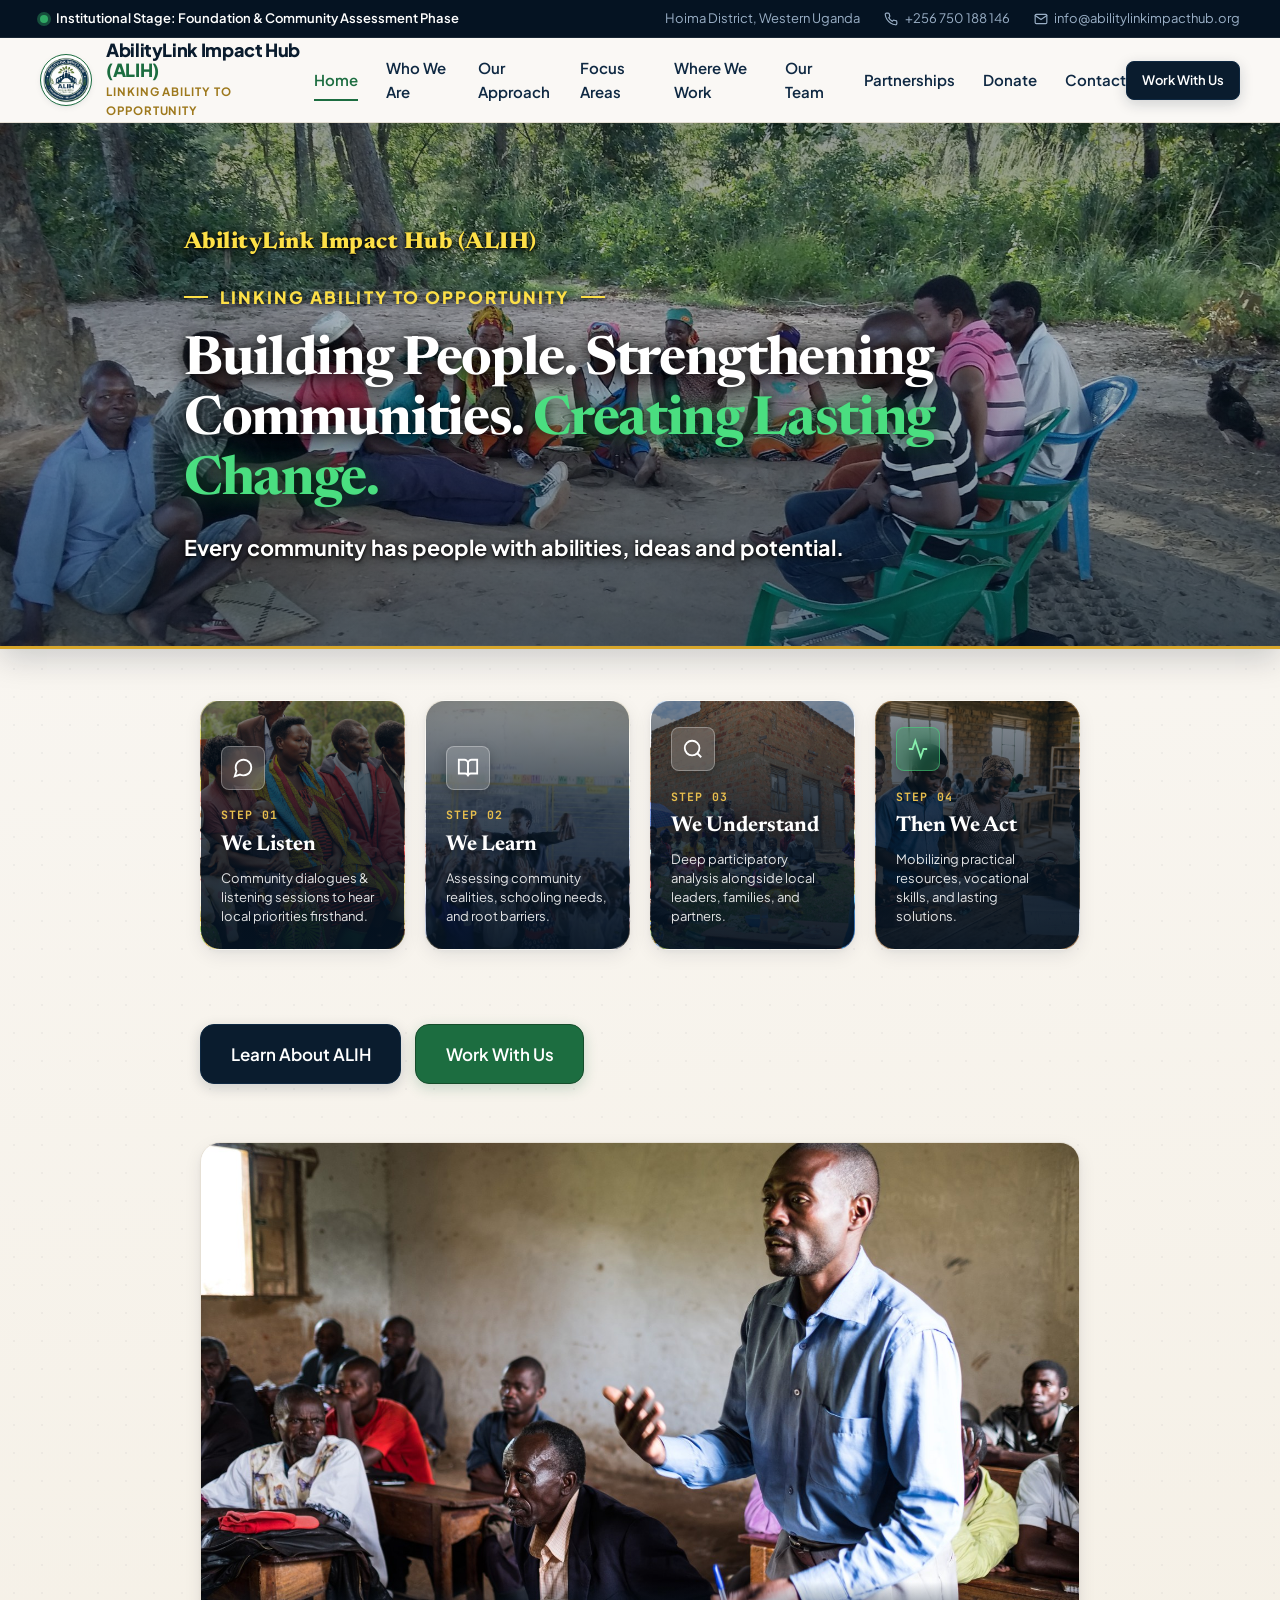
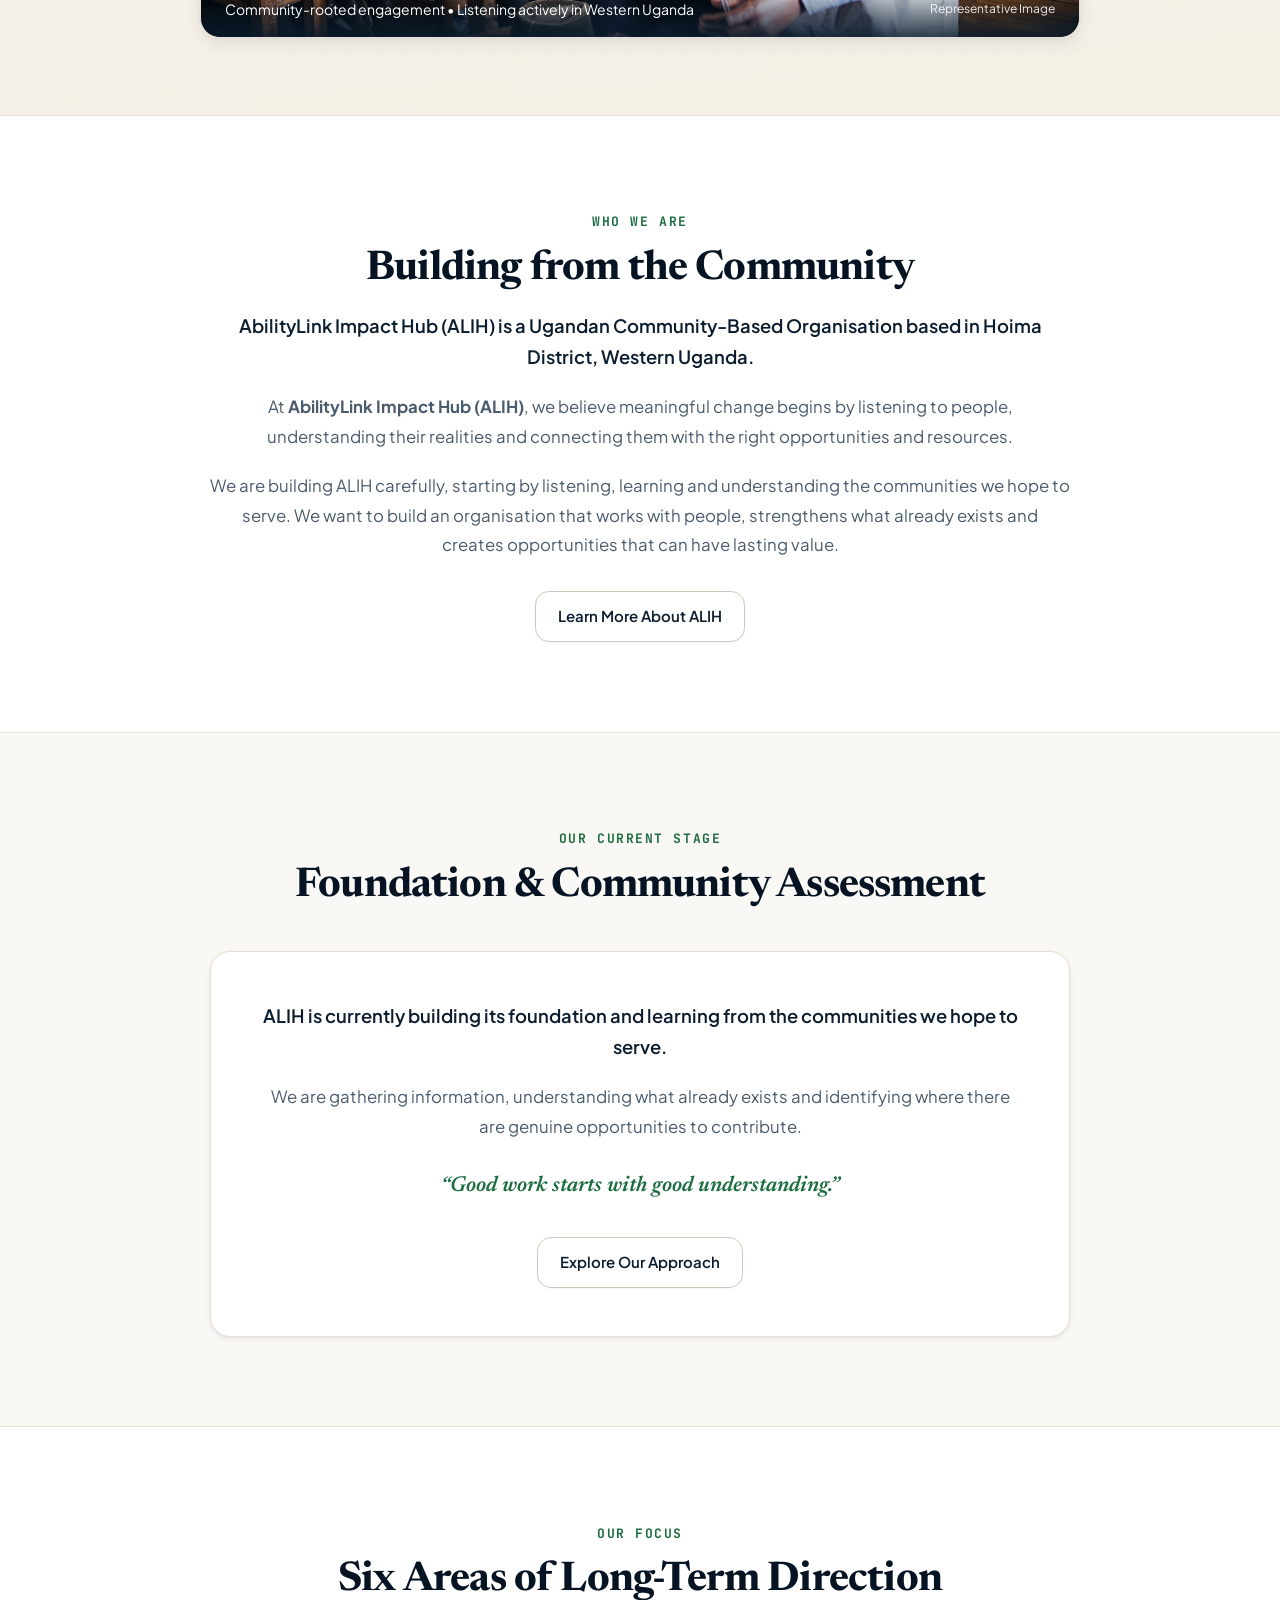
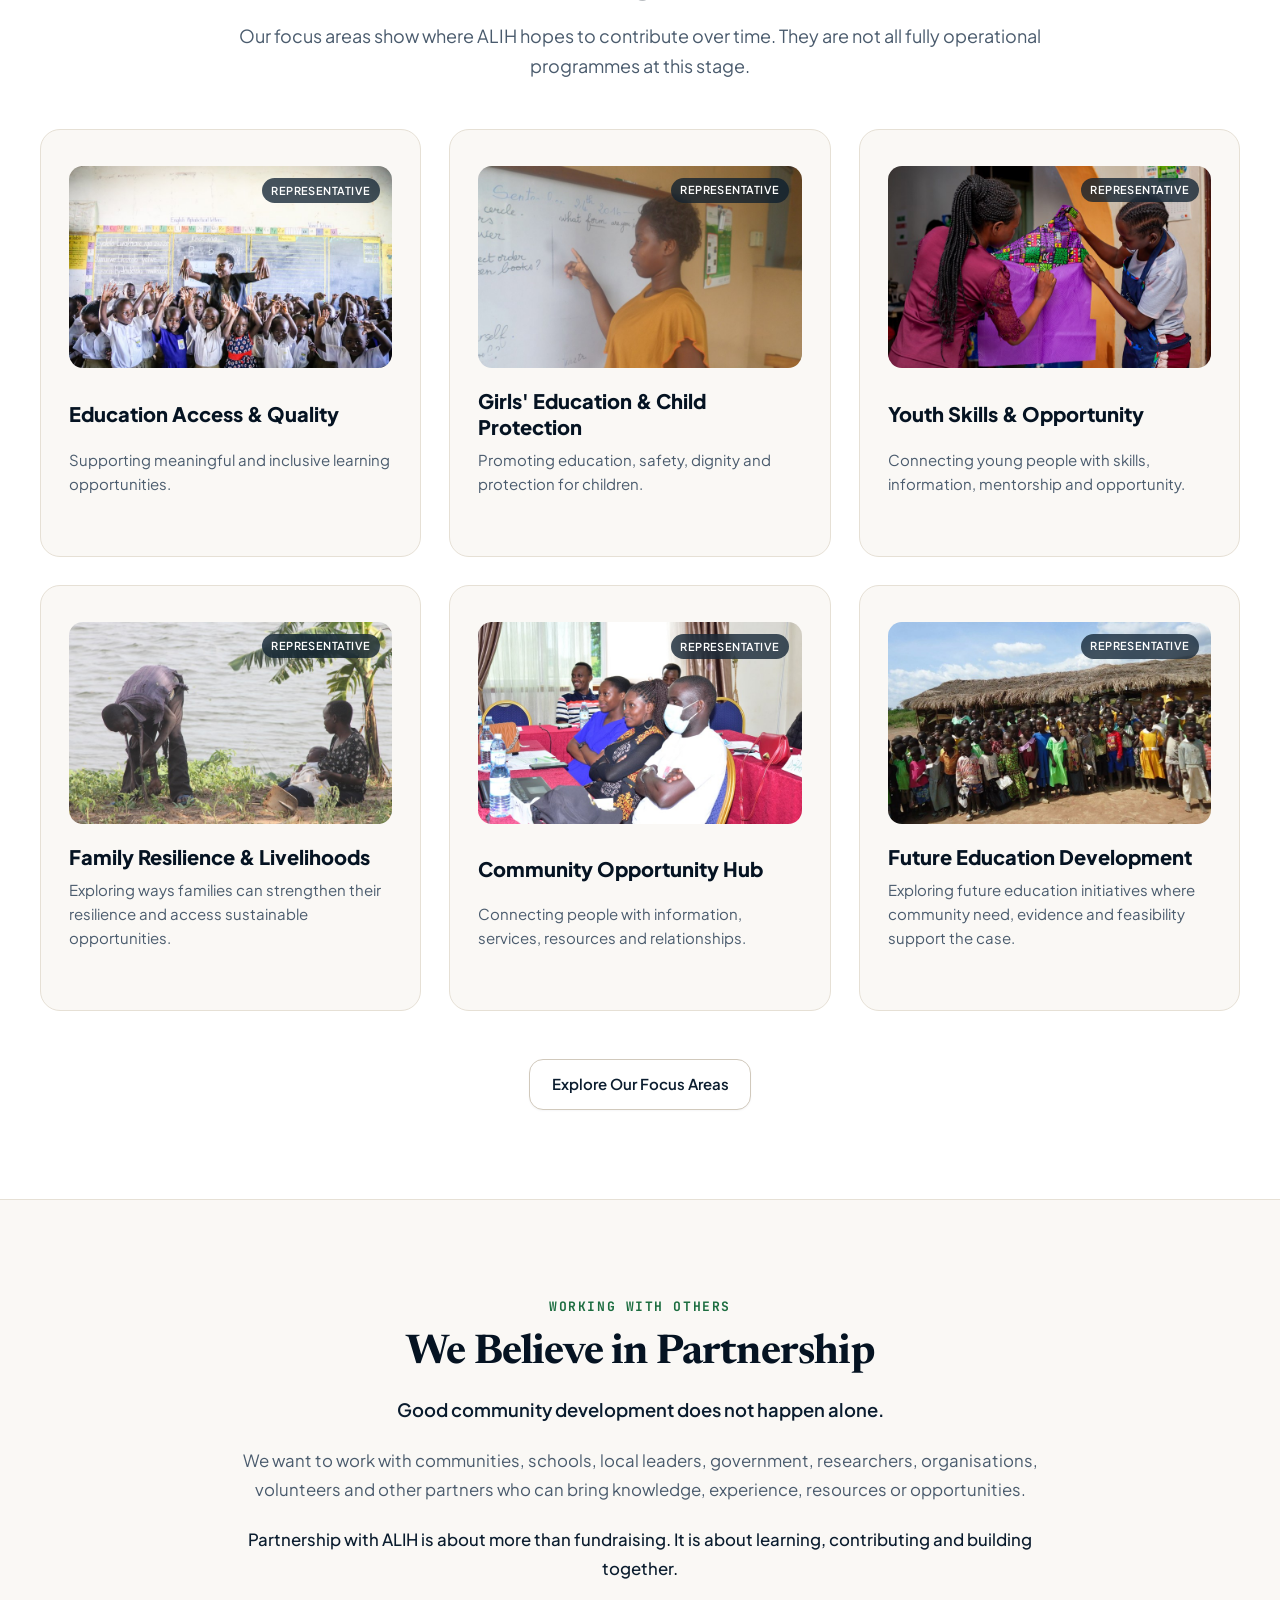
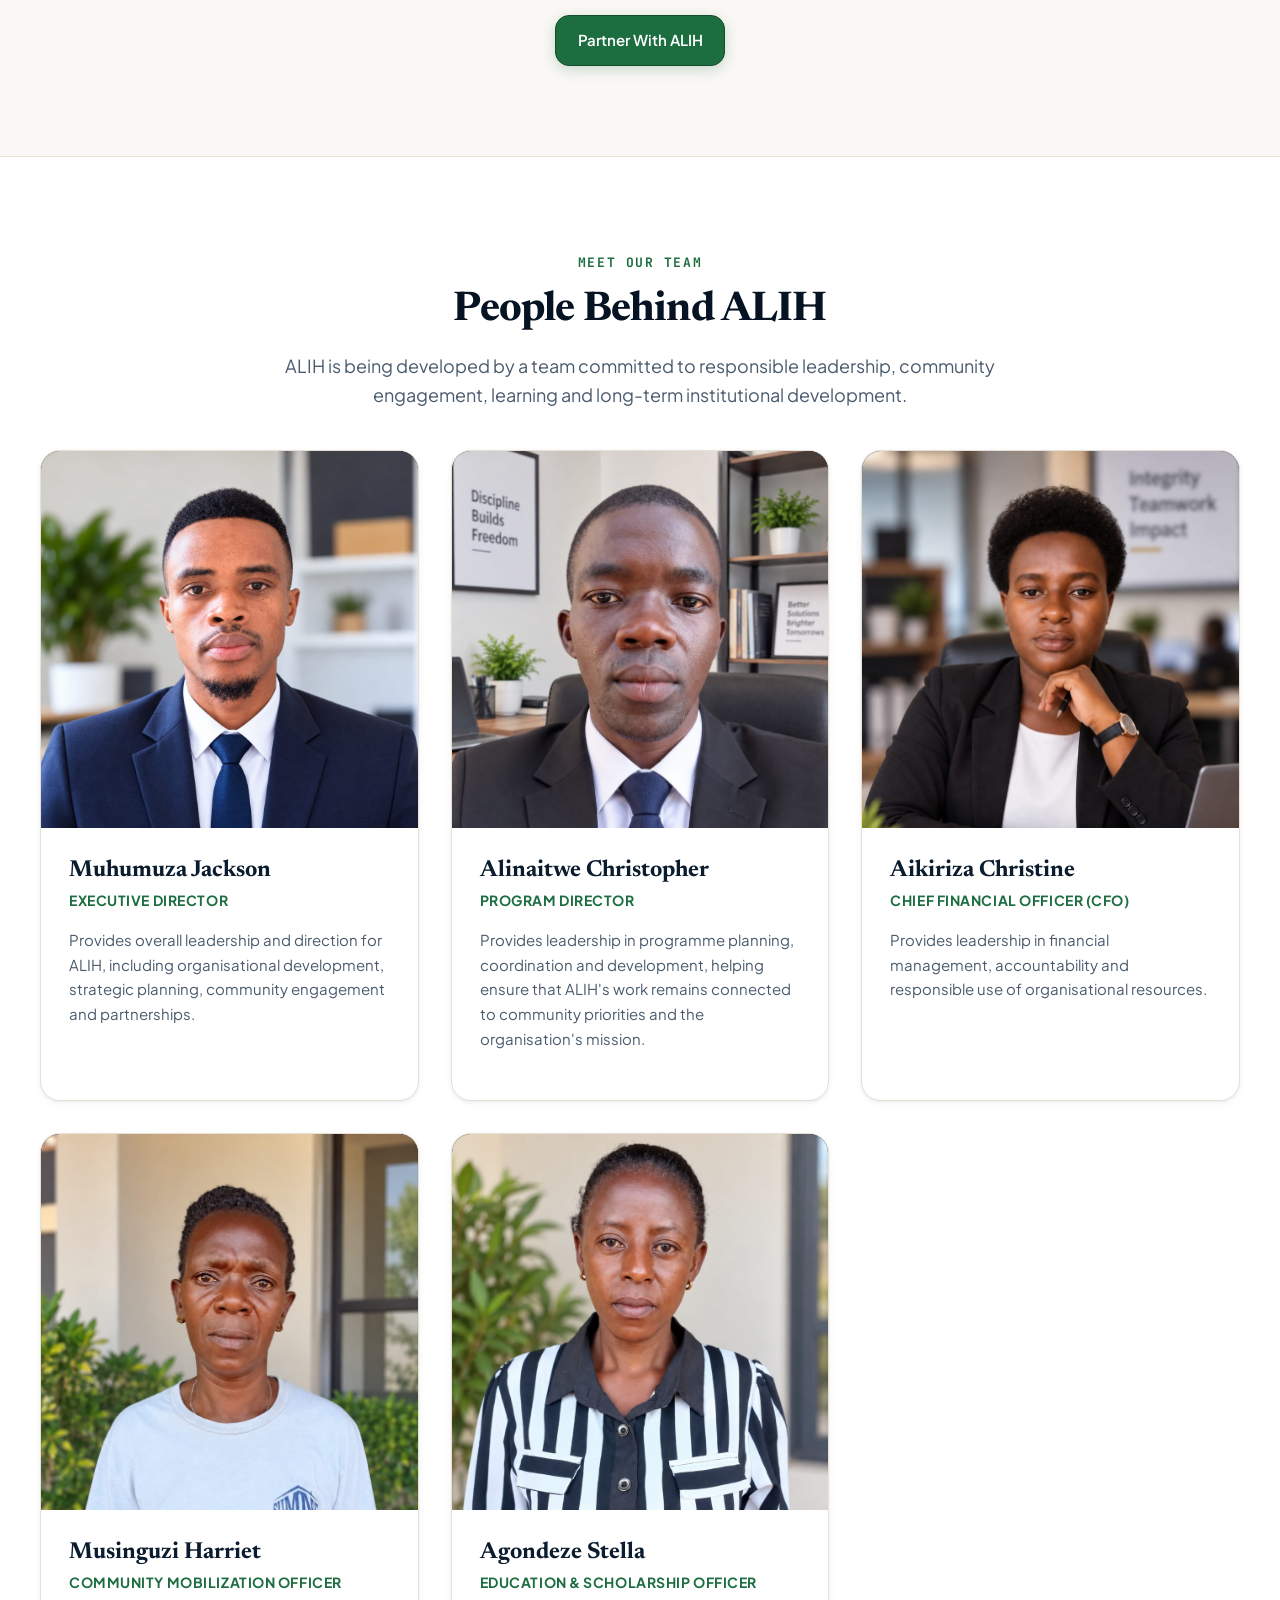
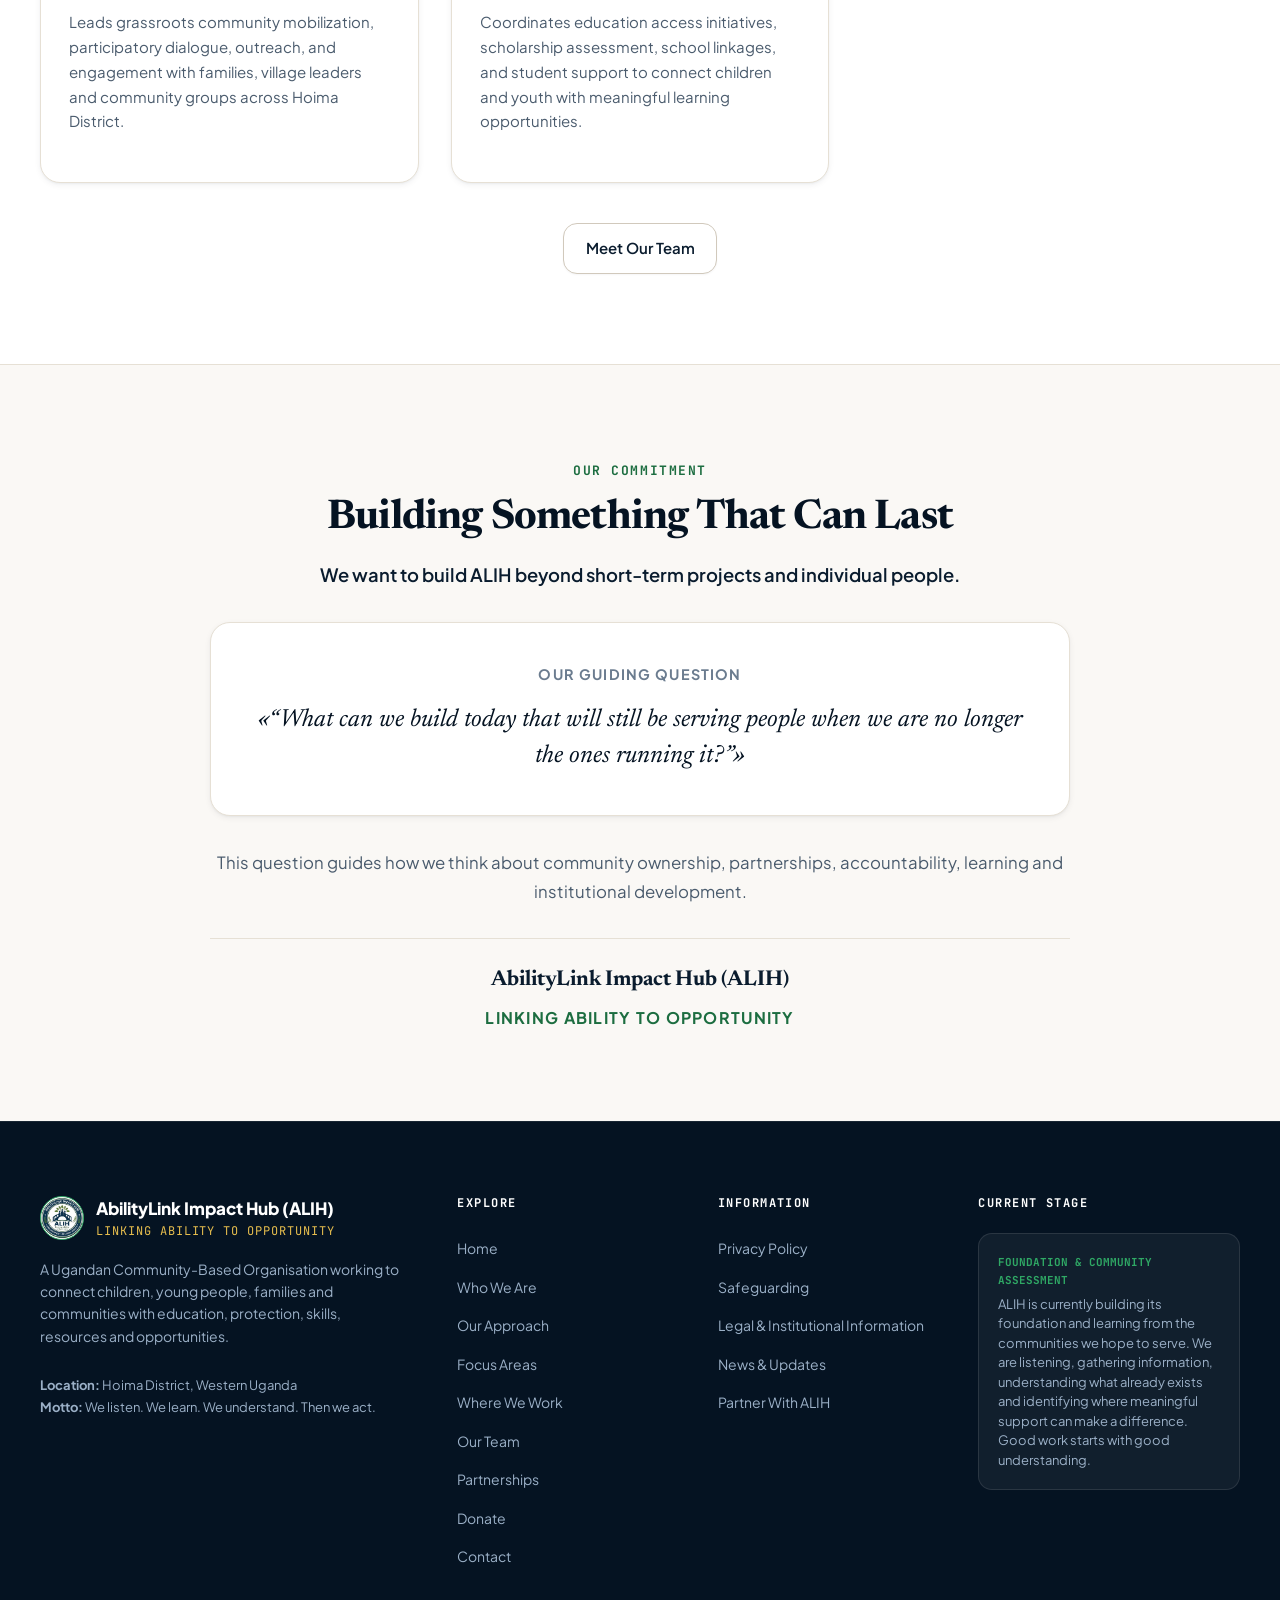
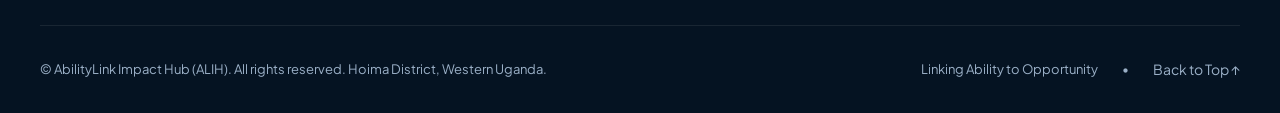
<file: index.html>
<!DOCTYPE html>
<html lang="en">
<head>
  <meta charset="UTF-8">
  <meta name="viewport" content="width=device-width, initial-scale=1.0, viewport-fit=cover">
  
  <title>AbilityLink Impact Hub (ALIH) | Linking Ability to Opportunity | Hoima District, Uganda</title>
  <meta name="title" content="AbilityLink Impact Hub (ALIH) | Linking Ability to Opportunity">
  <meta name="description" content="AbilityLink Impact Hub (ALIH) is a Ugandan Community-Based Organisation working in Hoima District, Western Uganda to connect children, young people, families and communities with education, protection, skills, resources and opportunities. We listen. We learn. We understand. Then we act.">
  <meta name="keywords" content="AbilityLink Impact Hub, ALIH, Hoima District, Western Uganda, Community-Based Organisation, Education, Child Protection, Youth Skills, Community Assessment">
  <meta name="author" content="AbilityLink Impact Hub (ALIH)">
  <meta name="theme-color" content="#051322">
  <meta name="robots" content="index, follow">

  <!-- Open Graph / Social Meta -->
  <meta property="og:type" content="website">
  <meta property="og:url" content="https://www.abilitylinkimpacthub.org/">
  <meta property="og:title" content="AbilityLink Impact Hub (ALIH) | Linking Ability to Opportunity">
  <meta property="og:description" content="Building People. Strengthening Communities. Creating Lasting Change. ALIH connects children, families and communities with education, protection, skills and opportunities in Hoima District, Western Uganda.">
  <meta property="og:image" content="assets/images/alih-logo-badge.png">

  <link rel="icon" type="image/x-icon" href="favicon.ico">
  <link rel="icon" type="image/png" sizes="64x64" href="assets/images/favicon.png">

  <!-- Typography -->
  <link rel="preconnect" href="https://fonts.googleapis.com">
  <link rel="preconnect" href="https://fonts.gstatic.com" crossorigin>
  <link href="https://fonts.googleapis.com/css2?family=JetBrains+Mono:wght@500;600;700&family=Newsreader:ital,opsz,wght@0,6..72,400;0,6..72,500;0,6..72,600;0,6..72,700;1,6..72,400;1,6..72,500;1,6..72,600&family=Plus+Jakarta+Sans:wght@400;500;600;700;800&display=swap" rel="stylesheet">

  <link rel="stylesheet" href="assets/css/styles.css">
</head>
<body>

  <!-- Top Notice Bar -->
  <aside class="top-notice-bar" aria-label="Institutional status">
    <div class="container top-notice-content">
      <div class="phase-indicator">
        <span class="phase-dot" aria-hidden="true"></span>
        <span>Institutional Stage: Foundation &amp; Community Assessment Phase</span>
      </div>
      <div class="top-notice-details">
        <span>Hoima District, Western Uganda</span>
        <a href="https://wa.me/256750188146" class="top-contact-link" aria-label="Call ALIH Office">
          <svg width="14" height="14" viewBox="0 0 24 24" fill="none" stroke="currentColor" stroke-width="2" stroke-linecap="round" stroke-linejoin="round" aria-hidden="true"><path d="M22 16.92v3a2 2 0 0 1-2.18 2 19.79 19.79 0 0 1-8.63-3.07 19.5 19.5 0 0 1-6-6 19.79 19.79 0 0 1-3.07-8.67A2 2 0 0 1 4.11 2h3a2 2 0 0 1 2 1.72 12.84 12.84 0 0 0 .7 2.81 2 2 0 0 1-.45 2.11L8.09 9.91a16 16 0 0 0 6 6l1.27-1.27a2 2 0 0 1 2.11-.45 12.84 12.84 0 0 0 2.81.7A2 2 0 0 1 22 16.92z"></path></svg>
          <span>+256 750 188 146</span>
        </a>
        <a href="mailto:info@abilitylinkimpacthub.org" class="top-contact-link" aria-label="Email ALIH Secretariat">
          <svg width="14" height="14" viewBox="0 0 24 24" fill="none" stroke="currentColor" stroke-width="2" stroke-linecap="round" stroke-linejoin="round" aria-hidden="true"><path d="M4 4h16c1.1 0 2 .9 2 2v12c0 1.1-.9 2-2 2H4c-1.1 0-2-.9-2-2V6c0-1.1.9-2 2-2z"></path><polyline points="22,6 12,13 2,6"></polyline></svg>
          <span>info@abilitylinkimpacthub.org</span>
        </a>
      </div>
    </div>
  </aside>

  <!-- Site Header -->
  <header class="site-header" id="site-header">
    <div class="container header-container">
      <a href="index.html" class="brand-link" aria-label="AbilityLink Impact Hub Home">
        <div class="brand-emblem-wrap">
          <img src="assets/images/alih-logo-round.png" alt="ALIH Emblem" class="brand-emblem-img" width="52" height="52">
        </div>
        <div class="brand-text-block">
          <span class="brand-name">AbilityLink Impact Hub <span class="brand-acronym">(ALIH)</span></span>
          <span class="brand-tagline">Linking Ability to Opportunity</span>
        </div>
      </a>

      <!-- Desktop Navigation -->
      <nav class="desktop-nav" aria-label="Main Navigation">
        <a href="index.html" class="nav-link active">Home</a>
        <a href="about.html" class="nav-link">Who We Are</a>
        <a href="approach.html" class="nav-link">Our Approach</a>
        <a href="strategic-areas.html" class="nav-link">Focus Areas</a>
        <a href="where-we-work.html" class="nav-link">Where We Work</a>
        <a href="team.html" class="nav-link">Our Team</a>
        <a href="partnerships.html" class="nav-link">Partnerships</a>
        <a href="donate.html" class="nav-link">Donate</a>
        <a href="contact.html" class="nav-link">Contact</a>
      </nav>

      <div class="header-actions">
        <a href="partnerships.html" class="btn btn-primary btn-sm">Work With Us</a>
        <button type="button" class="mobile-toggle-btn open-sidebar-trigger" aria-label="Open navigation sidebar" aria-expanded="false">
          <svg width="24" height="24" viewBox="0 0 24 24" fill="none" stroke="currentColor" stroke-width="2.5" stroke-linecap="round" stroke-linejoin="round" aria-hidden="true"><line x1="3" y1="12" x2="21" y2="12"></line><line x1="3" y1="6" x2="21" y2="6"></line><line x1="3" y1="18" x2="21" y2="18"></line></svg>
        </button>
      </div>
    </div>
  </header>

  <!-- Mobile Sidebar Drawer -->
  <div class="mobile-nav-drawer" id="mobile-sidebar" role="dialog" aria-modal="true" aria-label="Navigation Sidebar">
    <div class="mobile-drawer-panel">
      <div class="drawer-header">
        <a href="index.html" class="brand-link">
          <div class="brand-emblem-wrap" style="width:40px; height:40px;">
            <img src="assets/images/alih-logo-round.png" alt="ALIH Emblem" width="40" height="40">
          </div>
          <div class="brand-text-block">
            <span class="brand-name" style="font-size: 1rem;">ALIH</span>
            <span class="brand-tagline" style="font-size: 0.65rem;">Linking Ability to Opportunity</span>
          </div>
        </a>
        <button type="button" class="drawer-close-btn close-sidebar-trigger" aria-label="Close sidebar">
          <svg width="22" height="22" viewBox="0 0 24 24" fill="none" stroke="currentColor" stroke-width="2.5" stroke-linecap="round" stroke-linejoin="round" aria-hidden="true"><line x1="18" y1="6" x2="6" y2="18"></line><line x1="6" y1="6" x2="18" y2="18"></line></svg>
        </button>
      </div>

      <div class="drawer-body">
        <div class="sidebar-stage-badge">
          <span class="phase-dot" aria-hidden="true"></span>
          <div class="sidebar-stage-text">
            <strong>Foundation Stage Active</strong><br>
            <span style="font-size: 0.72rem; font-weight: 500; color: var(--color-emerald-700);">Hoima District, Western Uganda</span>
          </div>
        </div>

        <div class="sidebar-section-group">
          <span class="sidebar-section-title">Explore ALIH</span>
          <a href="index.html" class="sidebar-nav-item" style="color: var(--color-emerald-700); font-weight: 700;">
            <svg viewBox="0 0 24 24" fill="none" stroke="currentColor" stroke-width="2" stroke-linecap="round" stroke-linejoin="round"><path d="m3 9 9-7 9 7v11a2 2 0 0 1-2 2H5a2 2 0 0 1-2-2z"></path><polyline points="9 22 9 12 15 12 15 22"></polyline></svg>
            <span>Home</span>
          </a>
          <a href="about.html" class="sidebar-nav-item">
            <svg viewBox="0 0 24 24" fill="none" stroke="currentColor" stroke-width="2" stroke-linecap="round" stroke-linejoin="round"><circle cx="12" cy="12" r="10"></circle><line x1="12" y1="16" x2="12" y2="12"></line><line x1="12" y1="8" x2="12.01" y2="8"></line></svg>
            <span>Who We Are &amp; Values</span>
          </a>
          <a href="approach.html" class="sidebar-nav-item">
            <svg viewBox="0 0 24 24" fill="none" stroke="currentColor" stroke-width="2" stroke-linecap="round" stroke-linejoin="round"><polyline points="22 12 18 12 15 21 9 3 6 12 2 12"></polyline></svg>
            <span>Our Approach</span>
          </a>
          <a href="strategic-areas.html" class="sidebar-nav-item">
            <svg viewBox="0 0 24 24" fill="none" stroke="currentColor" stroke-width="2" stroke-linecap="round" stroke-linejoin="round"><rect x="3" y="3" width="7" height="7"></rect><rect x="14" y="3" width="7" height="7"></rect><rect x="14" y="14" width="7" height="7"></rect><rect x="3" y="14" width="7" height="7"></rect></svg>
            <span>Focus Areas</span>
          </a>
          <a href="where-we-work.html" class="sidebar-nav-item">
            <svg viewBox="0 0 24 24" fill="none" stroke="currentColor" stroke-width="2" stroke-linecap="round" stroke-linejoin="round"><path d="M21 10c0 7-9 13-9 13s-9-6-9-13a9 9 0 0 1 18 0z"></path><circle cx="12" cy="10" r="3"></circle></svg>
            <span>Where We Work</span>
          </a>
          <a href="team.html" class="sidebar-nav-item">
            <svg viewBox="0 0 24 24" fill="none" stroke="currentColor" stroke-width="2" stroke-linecap="round" stroke-linejoin="round"><path d="M17 21v-2a4 4 0 0 0-4-4H5a4 4 0 0 0-4 4v2"></path><circle cx="9" cy="7" r="4"></circle><path d="M23 21v-2a4 4 0 0 0-3-3.87"></path><path d="M16 3.13a4 4 0 0 1 0 7.75"></path></svg>
            <span>Our Team</span>
          </a>
          <a href="partnerships.html" class="sidebar-nav-item">
            <svg viewBox="0 0 24 24" fill="none" stroke="currentColor" stroke-width="2" stroke-linecap="round" stroke-linejoin="round"><path d="M16 21v-2a4 4 0 0 0-4-4H6a4 4 0 0 0-4 4v2"></path><circle cx="9" cy="7" r="4"></circle><polyline points="16 11 18 13 22 9"></polyline></svg>
            <span>Partnerships</span>
          </a>
          <a href="donate.html" class="sidebar-nav-item">
            <svg viewBox="0 0 24 24" fill="none" stroke="currentColor" stroke-width="2" stroke-linecap="round" stroke-linejoin="round"><path d="M12 2v20M17 5H9.5a3.5 3.5 0 0 0 0 7h5a3.5 3.5 0 0 1 0 7H6"></path></svg>
            <span>Donate / Support</span>
          </a>
          <a href="contact.html" class="sidebar-nav-item">
            <svg viewBox="0 0 24 24" fill="none" stroke="currentColor" stroke-width="2" stroke-linecap="round" stroke-linejoin="round"><path d="M4 4h16c1.1 0 2 .9 2 2v12c0 1.1-.9 2-2 2H4c-1.1 0-2-.9-2-2V6c0-1.1.9-2 2-2z"></path><polyline points="22,6 12,13 2,6"></polyline></svg>
            <span>Contact Us</span>
          </a>
        </div>

        <div class="sidebar-section-group">
          <span class="sidebar-section-title">Institutional Information</span>
          <a href="news.html" class="sidebar-nav-item">
            <svg viewBox="0 0 24 24" fill="none" stroke="currentColor" stroke-width="2"><path d="M4 22h16a2 2 0 0 0 2-2V4a2 2 0 0 0-2-2H8a2 2 0 0 0-2 2v16a2 2 0 0 1-2 2Zm0 0a2 2 0 0 1-2-2v-9c0-1.1.9-2 2-2h2"></path></svg>
            <span>News &amp; Updates</span>
          </a>
          <a href="safeguarding.html" class="sidebar-nav-item">
            <svg viewBox="0 0 24 24" fill="none" stroke="currentColor" stroke-width="2"><path d="M12 22s8-4 8-10V5l-8-3-8 3v7c0 6 8 10 8 10z"></path></svg>
            <span>Safeguarding</span>
          </a>
          <a href="privacy.html" class="sidebar-nav-item">
            <svg viewBox="0 0 24 24" fill="none" stroke="currentColor" stroke-width="2"><rect x="3" y="11" width="18" height="11" rx="2" ry="2"></rect><path d="M7 11V7a5 5 0 0 1 10 0v4"></path></svg>
            <span>Privacy Policy</span>
          </a>
          <a href="legal.html" class="sidebar-nav-item">
            <svg viewBox="0 0 24 24" fill="none" stroke="currentColor" stroke-width="2"><path d="M14 2H6a2 2 0 0 0-2 2v16a2 2 0 0 0 2 2h12a2 2 0 0 0 2-2V8z"></path><polyline points="14 2 14 8 20 8"></polyline><line x1="16" y1="13" x2="8" y2="13"></line><line x1="16" y1="17" x2="8" y2="17"></line></svg>
            <span>Legal &amp; Institutional</span>
          </a>
        </div>
      </div>

      <div class="drawer-footer">
        <a href="partnerships.html" class="btn btn-emerald" style="width: 100%;">Work With Us</a>
        <div class="drawer-quick-contacts">
          <a href="https://wa.me/256750188146" class="drawer-contact-btn">
            <svg width="15" height="15" viewBox="0 0 24 24" fill="none" stroke="currentColor" stroke-width="2" stroke-linecap="round" stroke-linejoin="round"><path d="M22 16.92v3a2 2 0 0 1-2.18 2 19.79 19.79 0 0 1-8.63-3.07 19.5 19.5 0 0 1-6-6 19.79 19.79 0 0 1-3.07-8.67A2 2 0 0 1 4.11 2h3a2 2 0 0 1 2 1.72 12.84 12.84 0 0 0 .7 2.81 2 2 0 0 1-.45 2.11L8.09 9.91a16 16 0 0 0 6 6l1.27-1.27a2 2 0 0 1 2.11-.45 12.84 12.84 0 0 0 2.81.7A2 2 0 0 1 22 16.92z"></path></svg>
            <span>Call</span>
          </a>
          <a href="mailto:info@abilitylinkimpacthub.org" class="drawer-contact-btn">
            <svg width="15" height="15" viewBox="0 0 24 24" fill="none" stroke="currentColor" stroke-width="2" stroke-linecap="round" stroke-linejoin="round"><path d="M4 4h16c1.1 0 2 .9 2 2v12c0 1.1-.9 2-2 2H4c-1.1 0-2-.9-2-2V6c0-1.1.9-2 2-2z"></path><polyline points="22,6 12,13 2,6"></polyline></svg>
            <span>Email</span>
          </a>
        </div>
      </div>
    </div>
  </div>

  <main id="main-content">

    <!-- 1. Hero Section -->
    <section class="hero-section" id="home" aria-labelledby="hero-heading">
      <div class="hero-background-art" aria-hidden="true"></div>

      <!-- Edge-to-Edge Community Engagement Header Banner (Stops just before the steps) -->
      <div class="hero-engagement-banner">
        <div class="container hero-single-col">
          <div class="hero-org-subtitle">
            AbilityLink Impact Hub (ALIH)
          </div>

          <div class="hero-tagline-motto">
            <span>Linking Ability to Opportunity</span>
          </div>

          <h1 class="hero-title" id="hero-heading">
            Building People. Strengthening Communities. <span class="accent-highlight">Creating Lasting Change.</span>
          </h1>

          <p class="hero-lead">
            Every community has people with abilities, ideas and potential.
          </p>
        </div>
      </div>

      <!-- 4-Step Approach Visual Banner & Actions (Starts right after the header banner stops) -->
      <div class="approach-steps-wrapper">
        <div class="container hero-single-col">
          
          <div class="approach-steps-banner" role="list" aria-label="ALIH Four-Step Community Approach">
            
            <!-- Step 01 -->
            <div class="approach-step-card approach-step-listen" role="listitem">
              <div class="approach-step-content">
                <div class="approach-step-icon" aria-hidden="true">
                  <svg width="22" height="22" viewBox="0 0 24 24" fill="none" stroke="currentColor" stroke-width="2"><path d="M21 11.5a8.38 8.38 0 0 1-.9 3.8 8.5 8.5 0 0 1-7.6 4.7 8.38 8.38 0 0 1-3.8-.9L3 21l1.9-5.7a8.38 8.38 0 0 1-.9-3.8 8.5 8.5 0 0 1 4.7-7.6 8.38 8.38 0 0 1 3.8-.9h.5a8.48 8.48 0 0 1 8 8v.5z"></path></svg>
                </div>
                <span class="approach-step-label">Step 01</span>
                <span class="approach-step-title">We Listen</span>
                <p class="approach-step-desc">Community dialogues &amp; listening sessions to hear local priorities firsthand.</p>
              </div>
            </div>

            <!-- Step 02 -->
            <div class="approach-step-card approach-step-learn" role="listitem">
              <div class="approach-step-content">
                <div class="approach-step-icon" aria-hidden="true">
                  <svg width="22" height="22" viewBox="0 0 24 24" fill="none" stroke="currentColor" stroke-width="2"><path d="M2 3h6a4 4 0 0 1 4 4v14a3 3 0 0 0-3-3H2z"></path><path d="M22 3h-6a4 4 0 0 0-4 4v14a3 3 0 0 1 3-3h7z"></path></svg>
                </div>
                <span class="approach-step-label">Step 02</span>
                <span class="approach-step-title">We Learn</span>
                <p class="approach-step-desc">Assessing community realities, schooling needs, and root barriers.</p>
              </div>
            </div>

            <!-- Step 03 -->
            <div class="approach-step-card approach-step-understand" role="listitem">
              <div class="approach-step-content">
                <div class="approach-step-icon" aria-hidden="true">
                  <svg width="22" height="22" viewBox="0 0 24 24" fill="none" stroke="currentColor" stroke-width="2"><circle cx="11" cy="11" r="8"></circle><line x1="21" y1="21" x2="16.65" y2="16.65"></line></svg>
                </div>
                <span class="approach-step-label">Step 03</span>
                <span class="approach-step-title">We Understand</span>
                <p class="approach-step-desc">Deep participatory analysis alongside local leaders, families, and partners.</p>
              </div>
            </div>

            <!-- Step 04 -->
            <div class="approach-step-card approach-step-act step-act" role="listitem">
              <div class="approach-step-content">
                <div class="approach-step-icon" aria-hidden="true">
                  <svg width="22" height="22" viewBox="0 0 24 24" fill="none" stroke="currentColor" stroke-width="2"><polyline points="22 12 18 12 15 21 9 3 6 12 2 12"></polyline></svg>
                </div>
                <span class="approach-step-label">Step 04</span>
                <span class="approach-step-title">Then We Act</span>
                <p class="approach-step-desc">Mobilizing practical resources, vocational skills, and lasting solutions.</p>
              </div>
            </div>

          </div>

          <div class="hero-buttons">
            <a href="about.html" class="btn btn-primary btn-lg">Learn About ALIH</a>
            <a href="partnerships.html" class="btn btn-emerald btn-lg">Work With Us</a>
          </div>

          <!-- Wide Natural Community Photo -->
          <div class="hero-community-wrap">
            <img src="assets/images/community-hero.jpg" alt="Natural community gathering in Western Uganda" class="hero-community-img" width="1280" height="720" loading="eager">
            <div class="hero-community-caption">
              <span>Community-rooted engagement &bull; Listening actively in Western Uganda</span>
              <span style="font-size: 0.75rem; opacity: 0.9;">Representative Image</span>
            </div>
          </div>

        </div>
      </div>
    </section>

    <!-- 2. Who We Are Section -->
    <section class="section" style="background: var(--bg-surface); border-bottom: 1px solid var(--border-subtle);">
      <div class="container">
        <div style="max-width: 860px; margin: 0 auto; text-align: center;">
          <span class="section-eyebrow">Who We Are</span>
          <h2 class="section-title">Building from the Community</h2>
          <p style="font-size: 1.15rem; color: var(--color-navy-900); font-weight: 600; line-height: 1.7; margin-bottom: 1.25rem;">
            AbilityLink Impact Hub (ALIH) is a Ugandan Community-Based Organisation based in Hoima District, Western Uganda.
          </p>
          <p style="font-size: 1.05rem; color: var(--text-secondary); line-height: 1.75; margin-bottom: 1.25rem;">
            At <strong>AbilityLink Impact Hub (ALIH)</strong>, we believe meaningful change begins by listening to people, understanding their realities and connecting them with the right opportunities and resources.
          </p>
          <p style="font-size: 1.05rem; color: var(--text-secondary); line-height: 1.75; margin-bottom: 2rem;">
            We are building ALIH carefully, starting by listening, learning and understanding the communities we hope to serve. We want to build an organisation that works with people, strengthens what already exists and creates opportunities that can have lasting value.
          </p>
          <a href="about.html" class="btn btn-secondary">Learn More About ALIH</a>
        </div>
      </div>
    </section>

    <!-- 3. Our Current Stage Section -->
    <section class="section" style="background: var(--bg-primary); border-bottom: 1px solid var(--border-subtle);">
      <div class="container">
        <div class="section-header text-center" style="max-width: 820px; margin: 0 auto 2.5rem;">
          <span class="section-eyebrow">Our Current Stage</span>
          <h2 class="section-title">Foundation &amp; Community Assessment</h2>
        </div>

        <div style="max-width: 860px; margin: 0 auto; background: var(--bg-surface); padding: 3rem; border-radius: var(--radius-lg); border: 1px solid var(--border-subtle); box-shadow: var(--shadow-sm); text-align: center;">
          <p style="font-size: 1.15rem; color: var(--color-navy-900); font-weight: 600; line-height: 1.7; margin-bottom: 1.25rem;">
            ALIH is currently building its foundation and learning from the communities we hope to serve.
          </p>
          <p style="font-size: 1.05rem; color: var(--text-secondary); line-height: 1.75; margin-bottom: 1.75rem;">
            We are gathering information, understanding what already exists and identifying where there are genuine opportunities to contribute.
          </p>
          <div style="margin-bottom: 2rem;">
            <span style="font-family: var(--font-serif); font-size: 1.35rem; color: var(--color-emerald-700); font-style: italic; font-weight: 600;">
              “Good work starts with good understanding.”
            </span>
          </div>
          <a href="approach.html" class="btn btn-secondary">Explore Our Approach</a>
        </div>
      </div>
    </section>

    <!-- 4. Our Focus Section -->
    <section class="section" style="background: var(--bg-surface); border-bottom: 1px solid var(--border-subtle);">
      <div class="container">
        <div class="section-header text-center" style="max-width: 820px; margin: 0 auto 3rem;">
          <span class="section-eyebrow">Our Focus</span>
          <h2 class="section-title">Six Areas of Long-Term Direction</h2>
          <p class="section-subtitle">
            Our focus areas show where ALIH hopes to contribute over time. They are not all fully operational programmes at this stage.
          </p>
        </div>

        <div class="strategic-grid" style="grid-template-columns: repeat(auto-fit, minmax(320px, 1fr));">
          
          <!-- Focus Area 1 -->
          <article class="strategic-card">
            <div class="focus-card-image-wrap">
              <img src="assets/images/focus/education-access.jpg" alt="Education Access &amp; Quality representative photo" class="focus-card-img" width="600" height="375" loading="lazy">
              <span class="focus-rep-badge">Representative</span>
            </div>
            <h3 class="strategic-title" style="font-size: 1.25rem; margin-bottom: 0.5rem;">Education Access &amp; Quality</h3>
            <p class="strategic-desc">
              Supporting meaningful and inclusive learning opportunities.
            </p>
          </article>

          <!-- Focus Area 2 -->
          <article class="strategic-card">
            <div class="focus-card-image-wrap">
              <img src="assets/images/focus/girls-protection.jpg" alt="Girls' Education &amp; Child Protection representative photo" class="focus-card-img" width="600" height="375" loading="lazy">
              <span class="focus-rep-badge">Representative</span>
            </div>
            <h3 class="strategic-title" style="font-size: 1.25rem; margin-bottom: 0.5rem;">Girls' Education &amp; Child Protection</h3>
            <p class="strategic-desc">
              Promoting education, safety, dignity and protection for children.
            </p>
          </article>

          <!-- Focus Area 3 -->
          <article class="strategic-card">
            <div class="focus-card-image-wrap">
              <img src="assets/images/focus/youth-skills.jpg" alt="Youth Skills &amp; Opportunity representative photo" class="focus-card-img" width="600" height="375" loading="lazy">
              <span class="focus-rep-badge">Representative</span>
            </div>
            <h3 class="strategic-title" style="font-size: 1.25rem; margin-bottom: 0.5rem;">Youth Skills &amp; Opportunity</h3>
            <p class="strategic-desc">
              Connecting young people with skills, information, mentorship and opportunity.
            </p>
          </article>

          <!-- Focus Area 4 -->
          <article class="strategic-card">
            <div class="focus-card-image-wrap">
              <img src="assets/images/focus/family-resilience.jpg" alt="Family Resilience &amp; Livelihoods representative photo" class="focus-card-img" width="600" height="375" loading="lazy">
              <span class="focus-rep-badge">Representative</span>
            </div>
            <h3 class="strategic-title" style="font-size: 1.25rem; margin-bottom: 0.5rem;">Family Resilience &amp; Livelihoods</h3>
            <p class="strategic-desc">
              Exploring ways families can strengthen their resilience and access sustainable opportunities.
            </p>
          </article>

          <!-- Focus Area 5 -->
          <article class="strategic-card">
            <div class="focus-card-image-wrap">
              <img src="assets/images/focus/community-hub.jpg" alt="Community Opportunity Hub representative photo" class="focus-card-img" width="600" height="375" loading="lazy">
              <span class="focus-rep-badge">Representative</span>
            </div>
            <h3 class="strategic-title" style="font-size: 1.25rem; margin-bottom: 0.5rem;">Community Opportunity Hub</h3>
            <p class="strategic-desc">
              Connecting people with information, services, resources and relationships.
            </p>
          </article>

          <!-- Focus Area 6 -->
          <article class="strategic-card">
            <div class="focus-card-image-wrap">
              <img src="assets/images/focus/future-education.jpg" alt="Future Education Development representative photo" class="focus-card-img" width="600" height="375" loading="lazy">
              <span class="focus-rep-badge">Representative</span>
            </div>
            <h3 class="strategic-title" style="font-size: 1.25rem; margin-bottom: 0.5rem;">Future Education Development</h3>
            <p class="strategic-desc">
              Exploring future education initiatives where community need, evidence and feasibility support the case.
            </p>
          </article>

        </div>

        <div style="text-align: center; margin-top: 3rem;">
          <a href="strategic-areas.html" class="btn btn-secondary">Explore Our Focus Areas</a>
        </div>
      </div>
    </section>

    <!-- 5. Working With Others Section -->
    <section class="section" style="background: var(--bg-primary); border-bottom: 1px solid var(--border-subtle);">
      <div class="container">
        <div style="max-width: 860px; margin: 0 auto; text-align: center;">
          <span class="section-eyebrow">Working With Others</span>
          <h2 class="section-title">We Believe in Partnership</h2>
          <p style="font-size: 1.15rem; color: var(--color-navy-900); font-weight: 600; line-height: 1.7; margin-bottom: 1.25rem;">
            Good community development does not happen alone.
          </p>
          <p style="font-size: 1.05rem; color: var(--text-secondary); line-height: 1.75; margin-bottom: 1.25rem;">
            We want to work with communities, schools, local leaders, government, researchers, organisations, volunteers and other partners who can bring knowledge, experience, resources or opportunities.
          </p>
          <p style="font-size: 1.05rem; color: var(--color-navy-900); font-weight: 500; line-height: 1.75; margin-bottom: 2rem;">
            Partnership with ALIH is about more than fundraising. It is about learning, contributing and building together.
          </p>
          <a href="partnerships.html" class="btn btn-emerald">Partner With ALIH</a>
        </div>
      </div>
    </section>

    <!-- 6. Meet Our Team Section -->
    <section class="section" id="team-preview" style="background: var(--bg-surface); border-bottom: 1px solid var(--border-subtle);">
      <div class="container">
        <div class="section-header text-center" style="max-width: 820px; margin: 0 auto 2.5rem;">
          <span class="section-eyebrow">Meet Our Team</span>
          <h2 class="section-title">People Behind ALIH</h2>
          <p class="section-subtitle">
            ALIH is being developed by a team committed to responsible leadership, community engagement, learning and long-term institutional development.
          </p>
        </div>

        <div class="team-grid">
          
          <!-- Team Member 1: Jackson -->
          <article class="team-card">
            <div class="team-image-wrap">
              <img src="assets/images/team/muhumuza-jackson.jpg" alt="Muhumuza Jackson, Executive Director" width="400" height="400" loading="eager">
            </div>
            <div class="team-card-body">
              <h3 class="team-member-name">Muhumuza Jackson</h3>
              <div class="team-member-role">Executive Director</div>
              <p class="team-member-bio">
                Provides overall leadership and direction for ALIH, including organisational development, strategic planning, community engagement and partnerships.
              </p>
            </div>
          </article>

          <!-- Team Member 2: Christopher -->
          <article class="team-card">
            <div class="team-image-wrap">
              <img src="assets/images/team/alinaitwe-christopher.jpg" alt="Alinaitwe Christopher, Program Director" width="400" height="400" loading="eager">
            </div>
            <div class="team-card-body">
              <h3 class="team-member-name">Alinaitwe Christopher</h3>
              <div class="team-member-role">Program Director</div>
              <p class="team-member-bio">
                Provides leadership in programme planning, coordination and development, helping ensure that ALIH's work remains connected to community priorities and the organisation's mission.
              </p>
            </div>
          </article>

          <!-- Team Member 3: Christine -->
          <article class="team-card">
            <div class="team-image-wrap">
              <img src="assets/images/team/aikiriza-christine.jpg" alt="Aikiriza Christine, Chief Financial Officer" width="400" height="400" loading="eager">
            </div>
            <div class="team-card-body">
              <h3 class="team-member-name">Aikiriza Christine</h3>
              <div class="team-member-role">Chief Financial Officer (CFO)</div>
              <p class="team-member-bio">
                Provides leadership in financial management, accountability and responsible use of organisational resources.
              </p>
            </div>
          </article>

          <!-- Team Member 4: Harriet -->
          <article class="team-card">
            <div class="team-image-wrap">
              <img src="assets/images/team/musinguzi-harriet.jpg" alt="Musinguzi Harriet, Community Mobilization Officer" width="400" height="400" loading="lazy">
            </div>
            <div class="team-card-body">
              <h3 class="team-member-name">Musinguzi Harriet</h3>
              <div class="team-member-role">Community Mobilization Officer</div>
              <p class="team-member-bio">
                Leads grassroots community mobilization, participatory dialogue, outreach, and engagement with families, village leaders and community groups across Hoima District.
              </p>
            </div>
          </article>

          <!-- Team Member 5: Stella -->
          <article class="team-card">
            <div class="team-image-wrap">
              <img src="assets/images/team/agondeze-stella.jpg" alt="Agondeze Stella, Education &amp; Scholarship Officer" width="400" height="400" loading="lazy">
            </div>
            <div class="team-card-body">
              <h3 class="team-member-name">Agondeze Stella</h3>
              <div class="team-member-role">Education &amp; Scholarship Officer</div>
              <p class="team-member-bio">
                Coordinates education access initiatives, scholarship assessment, school linkages, and student support to connect children and youth with meaningful learning opportunities.
              </p>
            </div>
          </article>

        </div>

        <div style="text-align: center; margin-top: 2.5rem;">
          <a href="team.html" class="btn btn-secondary">Meet Our Team</a>
        </div>
      </div>
    </section>

    <!-- 7. Our Commitment Section -->
    <section class="section" style="background: var(--bg-primary);">
      <div class="container">
        <div style="max-width: 860px; margin: 0 auto; text-align: center;">
          <span class="section-eyebrow">Our Commitment</span>
          <h2 class="section-title">Building Something That Can Last</h2>
          
          <p style="font-size: 1.15rem; color: var(--color-navy-900); font-weight: 600; line-height: 1.7; margin-bottom: 2rem;">
            We want to build ALIH beyond short-term projects and individual people.
          </p>

          <div style="background: var(--bg-surface); border: 1px solid var(--border-subtle); border-radius: var(--radius-lg); padding: 2.5rem; margin-bottom: 2rem; box-shadow: var(--shadow-sm);">
            <p style="font-size: 0.9rem; color: var(--text-muted); text-transform: uppercase; letter-spacing: 0.08em; font-weight: 700; margin-bottom: 1rem;">
              Our Guiding Question
            </p>
            <blockquote style="font-family: var(--font-serif); font-size: 1.55rem; color: var(--color-navy-950); line-height: 1.45; font-style: italic; margin: 0;">
              «“What can we build today that will still be serving people when we are no longer the ones running it?”»
            </blockquote>
          </div>

          <p style="font-size: 1.05rem; color: var(--text-secondary); line-height: 1.75; margin-bottom: 2rem;">
            This question guides how we think about community ownership, partnerships, accountability, learning and institutional development.
          </p>

          <div style="padding-top: 1.5rem; border-top: 1px solid var(--border-subtle);">
            <strong style="display: block; font-family: var(--font-serif); font-size: 1.35rem; color: var(--color-navy-900);">
              AbilityLink Impact Hub (ALIH)
            </strong>
            <span style="display: block; font-size: 1rem; color: var(--color-emerald-700); font-weight: 700; letter-spacing: 0.08em; text-transform: uppercase; margin-top: 0.35rem;">
              Linking Ability to Opportunity
            </span>
          </div>
        </div>
      </div>
    </section>

  </main>

  <!-- Mobile Bottom App Bar -->
  <nav class="mobile-bottom-bar" aria-label="Mobile quick navigation">
    <div class="mobile-bottom-bar-grid">
      <a href="index.html" class="mobile-tab-btn active">
        <svg viewBox="0 0 24 24" fill="none" stroke="currentColor" stroke-width="2" stroke-linecap="round" stroke-linejoin="round" aria-hidden="true"><path d="m3 9 9-7 9 7v11a2 2 0 0 1-2 2H5a2 2 0 0 1-2-2z"></path><polyline points="9 22 9 12 15 12 15 22"></polyline></svg>
        <span>Home</span>
      </a>
      <a href="about.html" class="mobile-tab-btn">
        <svg viewBox="0 0 24 24" fill="none" stroke="currentColor" stroke-width="2" stroke-linecap="round" stroke-linejoin="round" aria-hidden="true"><circle cx="12" cy="12" r="10"></circle><line x1="12" y1="16" x2="12" y2="12"></line><line x1="12" y1="8" x2="12.01" y2="8"></line></svg>
        <span>About</span>
      </a>
      <a href="team.html" class="mobile-tab-btn">
        <svg viewBox="0 0 24 24" fill="none" stroke="currentColor" stroke-width="2" stroke-linecap="round" stroke-linejoin="round" aria-hidden="true"><path d="M17 21v-2a4 4 0 0 0-4-4H5a4 4 0 0 0-4 4v2"></path><circle cx="9" cy="7" r="4"></circle></svg>
        <span>Team</span>
      </a>
      <a href="partnerships.html" class="mobile-tab-btn highlight">
        <svg viewBox="0 0 24 24" fill="none" stroke="currentColor" stroke-width="2" stroke-linecap="round" stroke-linejoin="round" aria-hidden="true"><path d="M16 21v-2a4 4 0 0 0-4-4H6a4 4 0 0 0-4 4v2"></path><circle cx="9" cy="7" r="4"></circle><polyline points="16 11 18 13 22 9"></polyline></svg>
        <span>Partner</span>
      </a>
      <button type="button" class="mobile-tab-btn open-sidebar-trigger" aria-label="Open full menu">
        <svg viewBox="0 0 24 24" fill="none" stroke="currentColor" stroke-width="2.5" stroke-linecap="round" stroke-linejoin="round" aria-hidden="true"><line x1="3" y1="12" x2="21" y2="12"></line><line x1="3" y1="6" x2="21" y2="6"></line><line x1="3" y1="18" x2="21" y2="18"></line></svg>
        <span>Menu</span>
      </button>
    </div>
  </nav>

  <!-- Site Footer -->
  <footer class="site-footer">
    <div class="container">
      <div class="footer-top-grid">
        
        <!-- Brand Col -->
        <div class="footer-brand-col">
          <div class="footer-brand-header">
            <img src="assets/images/alih-logo-round.png" alt="ALIH Emblem" class="footer-logo-img" width="48" height="48">
            <div>
              <div class="footer-brand-title">AbilityLink Impact Hub (ALIH)</div>
              <div class="footer-tagline">Linking Ability to Opportunity</div>
            </div>
          </div>
          <p class="footer-desc">
            A Ugandan Community-Based Organisation working to connect children, young people, families and communities with education, protection, skills, resources and opportunities.
          </p>
          <div style="font-size: 0.8125rem; color: var(--text-inverse-muted); margin-top: 0.75rem;">
            <strong>Location:</strong> Hoima District, Western Uganda<br>
            <strong>Motto:</strong> We listen. We learn. We understand. Then we act.
          </div>
        </div>

        <!-- Explore Navigation -->
        <div>
          <h4 class="footer-col-title">Explore</h4>
          <ul class="footer-links-list">
            <li><a href="index.html" class="footer-link">Home</a></li>
            <li><a href="about.html" class="footer-link">Who We Are</a></li>
            <li><a href="approach.html" class="footer-link">Our Approach</a></li>
            <li><a href="strategic-areas.html" class="footer-link">Focus Areas</a></li>
            <li><a href="where-we-work.html" class="footer-link">Where We Work</a></li>
            <li><a href="team.html" class="footer-link">Our Team</a></li>
            <li><a href="partnerships.html" class="footer-link">Partnerships</a></li>
            <li><a href="donate.html" class="footer-link">Donate</a></li>
            <li><a href="contact.html" class="footer-link">Contact</a></li>
          </ul>
        </div>

        <!-- Information Navigation -->
        <div>
          <h4 class="footer-col-title">Information</h4>
          <ul class="footer-links-list">
            <li><a href="privacy.html" class="footer-link">Privacy Policy</a></li>
            <li><a href="safeguarding.html" class="footer-link">Safeguarding</a></li>
            <li><a href="legal.html" class="footer-link">Legal &amp; Institutional Information</a></li>
            <li><a href="news.html" class="footer-link">News &amp; Updates</a></li>
            <li><a href="partnerships.html#intake" class="footer-link">Partner With ALIH</a></li>
          </ul>
        </div>

        <!-- Current Phase Status -->
        <div>
          <h4 class="footer-col-title">Current Stage</h4>
          <div class="footer-stage-box">
            <div class="stage-box-kicker">Foundation &amp; Community Assessment</div>
            <p class="stage-box-text">
              ALIH is currently building its foundation and learning from the communities we hope to serve. We are listening, gathering information, understanding what already exists and identifying where meaningful support can make a difference. Good work starts with good understanding.
            </p>
          </div>
        </div>

      </div>

      <div class="footer-bottom">
        <div class="footer-copy">
          &copy; AbilityLink Impact Hub (ALIH). All rights reserved. Hoima District, Western Uganda.
        </div>
        <div class="footer-legal-links">
          <span>Linking Ability to Opportunity</span>
          <span>&bull;</span>
          <a href="#site-header" class="footer-link">Back to Top &uarr;</a>
        </div>
      </div>
    </div>
  </footer>

  <div class="toast-container" aria-live="polite" aria-atomic="true"></div>
  <script src="assets/js/main.js"></script>
</body>
</html>
</file>
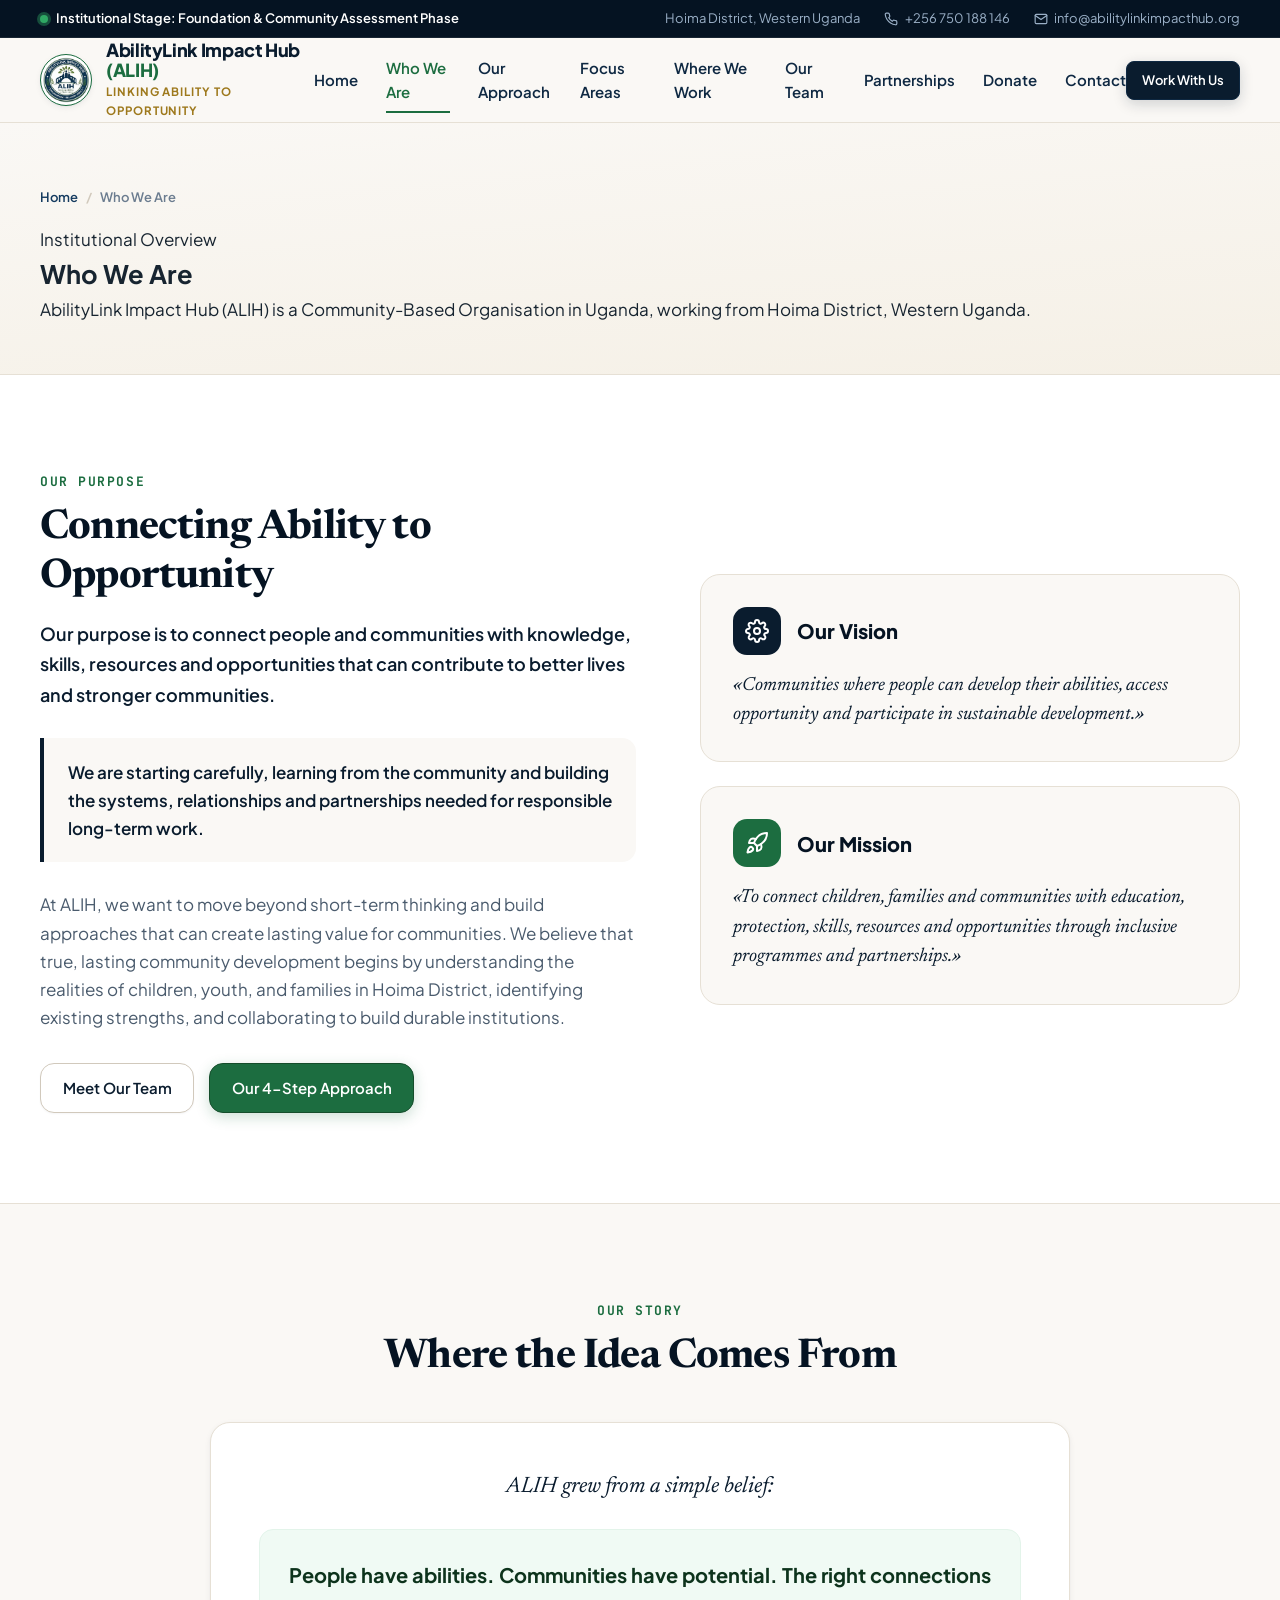
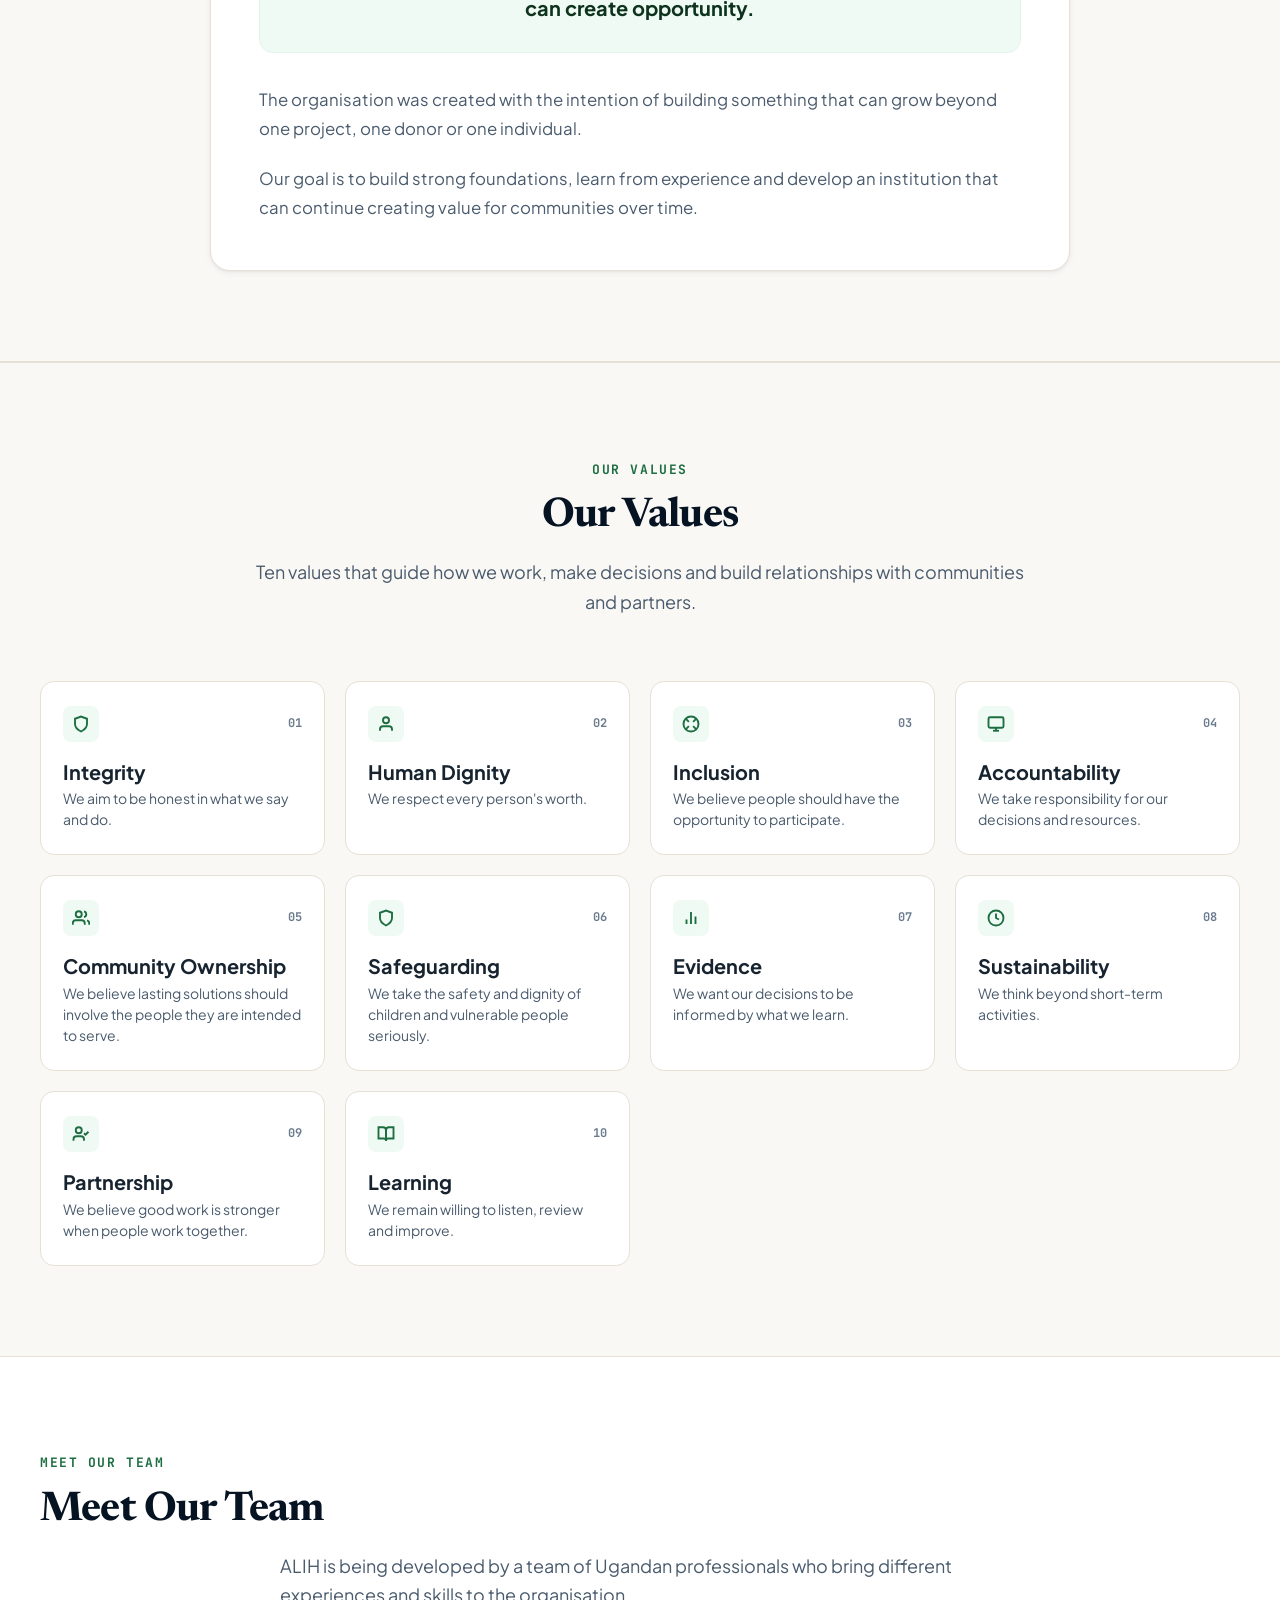
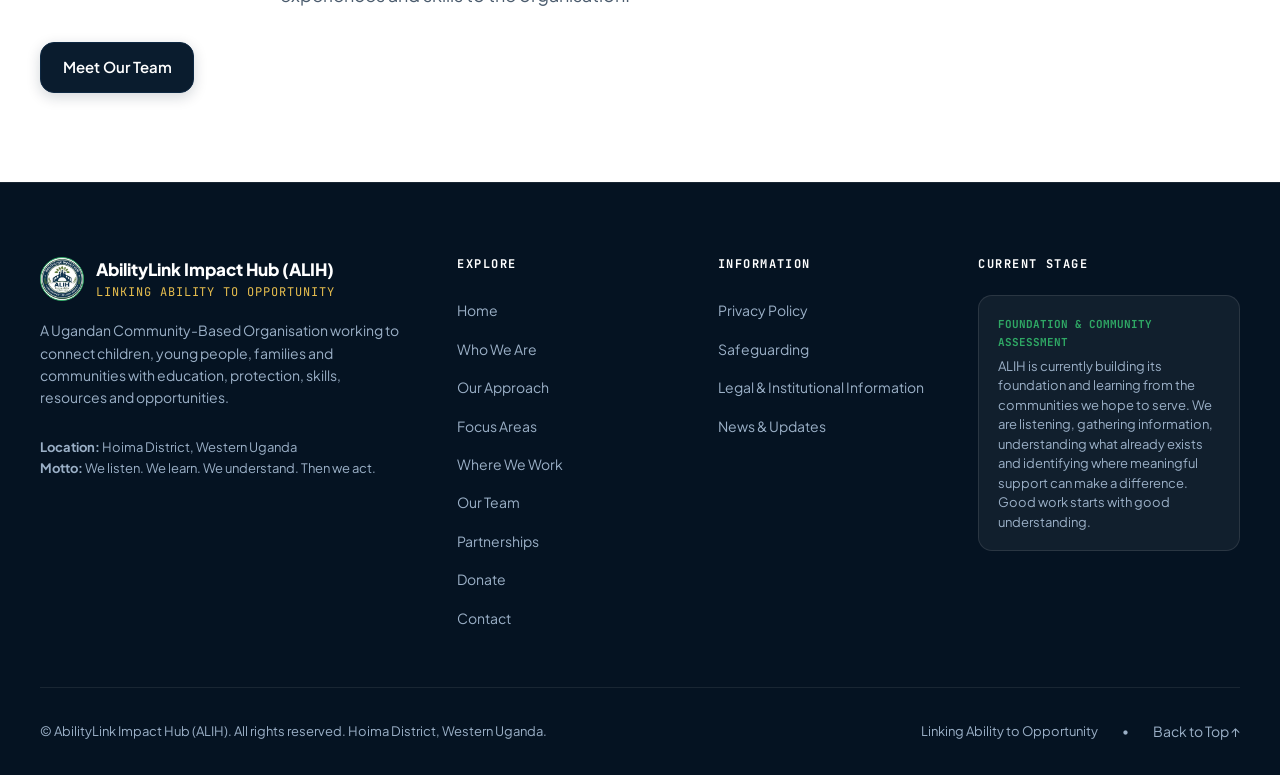
<file: about.html>
<!DOCTYPE html>
<html lang="en">
<head>
  <meta charset="UTF-8">
  <meta name="viewport" content="width=device-width, initial-scale=1.0, viewport-fit=cover">
  
  <title>Who We Are &amp; Our Story | AbilityLink Impact Hub (ALIH)</title>
  <meta name="title" content="Who We Are &amp; Our Story | AbilityLink Impact Hub (ALIH)">
  <meta name="description" content="Learn about AbilityLink Impact Hub (ALIH): a Ugandan Community-Based Organisation in Hoima District, Western Uganda. Our vision, mission, 10 core values, and the story of how ALIH was born.">
  <meta name="author" content="AbilityLink Impact Hub">
  <meta name="theme-color" content="#051322">

  <link rel="icon" type="image/x-icon" href="favicon.ico">
  <link rel="icon" type="image/png" sizes="64x64" href="assets/images/favicon.png">

  <link rel="preconnect" href="https://fonts.googleapis.com">
  <link rel="preconnect" href="https://fonts.gstatic.com" crossorigin>
  <link href="https://fonts.googleapis.com/css2?family=JetBrains+Mono:wght@500;600;700&family=Newsreader:ital,opsz,wght@0,6..72,400;0,6..72,500;0,6..72,600;0,6..72,700;1,6..72,400;1,6..72,500;1,6..72,600&family=Plus+Jakarta+Sans:wght@400;500;600;700;800&display=swap" rel="stylesheet">

  <link rel="stylesheet" href="assets/css/styles.css">
</head>
<body>

  <!-- Top Notice Bar -->
  <aside class="top-notice-bar" aria-label="Institutional status">
    <div class="container top-notice-content">
      <div class="phase-indicator">
        <span class="phase-dot" aria-hidden="true"></span>
        <span>Institutional Stage: Foundation &amp; Community Assessment Phase</span>
      </div>
      <div class="top-notice-details">
        <span>Hoima District, Western Uganda</span>
        <a href="https://wa.me/256750188146" class="top-contact-link">
          <svg width="14" height="14" viewBox="0 0 24 24" fill="none" stroke="currentColor" stroke-width="2" stroke-linecap="round" stroke-linejoin="round" aria-hidden="true"><path d="M22 16.92v3a2 2 0 0 1-2.18 2 19.79 19.79 0 0 1-8.63-3.07 19.5 19.5 0 0 1-6-6 19.79 19.79 0 0 1-3.07-8.67A2 2 0 0 1 4.11 2h3a2 2 0 0 1 2 1.72 12.84 12.84 0 0 0 .7 2.81 2 2 0 0 1-.45 2.11L8.09 9.91a16 16 0 0 0 6 6l1.27-1.27a2 2 0 0 1 2.11-.45 12.84 12.84 0 0 0 2.81.7A2 2 0 0 1 22 16.92z"></path></svg>
          <span>+256 750 188 146</span>
        </a>
        <a href="mailto:info@abilitylinkimpacthub.org" class="top-contact-link">
          <svg width="14" height="14" viewBox="0 0 24 24" fill="none" stroke="currentColor" stroke-width="2" stroke-linecap="round" stroke-linejoin="round" aria-hidden="true"><path d="M4 4h16c1.1 0 2 .9 2 2v12c0 1.1-.9 2-2 2H4c-1.1 0-2-.9-2-2V6c0-1.1.9-2 2-2z"></path><polyline points="22,6 12,13 2,6"></polyline></svg>
          <span>info@abilitylinkimpacthub.org</span>
        </a>
      </div>
    </div>
  </aside>

  <!-- Site Header -->
  <header class="site-header" id="site-header">
    <div class="container header-container">
      <a href="index.html" class="brand-link" aria-label="AbilityLink Impact Hub Home">
        <div class="brand-emblem-wrap">
          <img src="assets/images/alih-logo-round.png" alt="ALIH Emblem" class="brand-emblem-img" width="52" height="52">
        </div>
        <div class="brand-text-block">
          <span class="brand-name">AbilityLink Impact Hub <span class="brand-acronym">(ALIH)</span></span>
          <span class="brand-tagline">Linking Ability to Opportunity</span>
        </div>
      </a>

      <nav class="desktop-nav" aria-label="Main Navigation">
        <a href="index.html" class="nav-link">Home</a>
        <a href="about.html" class="nav-link active">Who We Are</a>
        <a href="approach.html" class="nav-link">Our Approach</a>
        <a href="strategic-areas.html" class="nav-link">Focus Areas</a>
        <a href="where-we-work.html" class="nav-link">Where We Work</a>
        <a href="team.html" class="nav-link">Our Team</a>
        <a href="partnerships.html" class="nav-link">Partnerships</a>
        <a href="donate.html" class="nav-link">Donate</a>
        <a href="contact.html" class="nav-link">Contact</a>
      </nav>

      <div class="header-actions">
        <a href="partnerships.html" class="btn btn-primary btn-sm">Work With Us</a>
        <button type="button" class="mobile-toggle-btn open-sidebar-trigger" aria-label="Open sidebar" aria-expanded="false">
          <svg width="24" height="24" viewBox="0 0 24 24" fill="none" stroke="currentColor" stroke-width="2.5" stroke-linecap="round" stroke-linejoin="round" aria-hidden="true"><line x1="3" y1="12" x2="21" y2="12"></line><line x1="3" y1="6" x2="21" y2="6"></line><line x1="3" y1="18" x2="21" y2="18"></line></svg>
        </button>
      </div>
    </div>
  </header>

  <!-- Mobile Sidebar Drawer -->
  <div class="mobile-nav-drawer" id="mobile-sidebar" role="dialog" aria-modal="true" aria-label="Navigation Sidebar">
    <div class="mobile-drawer-panel">
      <div class="drawer-header">
        <a href="index.html" class="brand-link">
          <div class="brand-emblem-wrap" style="width:40px; height:40px;">
            <img src="assets/images/alih-logo-round.png" alt="ALIH Emblem" width="40" height="40">
          </div>
          <div class="brand-text-block">
            <span class="brand-name" style="font-size: 1rem;">ALIH</span>
            <span class="brand-tagline" style="font-size: 0.65rem;">Linking Ability to Opportunity</span>
          </div>
        </a>
        <button type="button" class="drawer-close-btn close-sidebar-trigger" aria-label="Close sidebar">
          <svg width="22" height="22" viewBox="0 0 24 24" fill="none" stroke="currentColor" stroke-width="2.5" stroke-linecap="round" stroke-linejoin="round" aria-hidden="true"><line x1="18" y1="6" x2="6" y2="18"></line><line x1="6" y1="6" x2="18" y2="18"></line></svg>
        </button>
      </div>

      <div class="drawer-body">
        <div class="sidebar-stage-badge">
          <span class="phase-dot" aria-hidden="true"></span>
          <div class="sidebar-stage-text">
            <strong>Foundation Stage Active</strong><br>
            <span style="font-size: 0.72rem; font-weight: 500; color: var(--color-emerald-700);">Hoima District, Western Uganda</span>
          </div>
        </div>

        <div class="sidebar-section-group">
          <span class="sidebar-section-title">Explore ALIH</span>
          <a href="index.html" class="sidebar-nav-item">
            <svg viewBox="0 0 24 24" fill="none" stroke="currentColor" stroke-width="2"><path d="m3 9 9-7 9 7v11a2 2 0 0 1-2 2H5a2 2 0 0 1-2-2z"></path></svg>
            <span>Home</span>
          </a>
          <a href="about.html" class="sidebar-nav-item" style="color: var(--color-emerald-700); font-weight: 700;">
            <svg viewBox="0 0 24 24" fill="none" stroke="currentColor" stroke-width="2"><circle cx="12" cy="12" r="10"></circle><line x1="12" y1="16" x2="12" y2="12"></line><line x1="12" y1="8" x2="12.01" y2="8"></line></svg>
            <span>Who We Are &amp; Values</span>
          </a>
          <a href="approach.html" class="sidebar-nav-item">
            <svg viewBox="0 0 24 24" fill="none" stroke="currentColor" stroke-width="2"><polyline points="22 12 18 12 15 21 9 3 6 12 2 12"></polyline></svg>
            <span>Our Approach</span>
          </a>
          <a href="strategic-areas.html" class="sidebar-nav-item">
            <svg viewBox="0 0 24 24" fill="none" stroke="currentColor" stroke-width="2"><rect x="3" y="3" width="7" height="7"></rect><rect x="14" y="3" width="7" height="7"></rect><rect x="14" y="14" width="7" height="7"></rect><rect x="3" y="14" width="7" height="7"></rect></svg>
            <span>Focus Areas</span>
          </a>
          <a href="where-we-work.html" class="sidebar-nav-item">
            <svg viewBox="0 0 24 24" fill="none" stroke="currentColor" stroke-width="2"><path d="M21 10c0 7-9 13-9 13s-9-6-9-13a9 9 0 0 1 18 0z"></path></svg>
            <span>Where We Work</span>
          </a>
          <a href="team.html" class="sidebar-nav-item">
            <svg viewBox="0 0 24 24" fill="none" stroke="currentColor" stroke-width="2"><path d="M17 21v-2a4 4 0 0 0-4-4H5a4 4 0 0 0-4 4v2"></path><circle cx="9" cy="7" r="4"></circle></svg>
            <span>Our Team</span>
          </a>
          <a href="partnerships.html" class="sidebar-nav-item">
            <svg viewBox="0 0 24 24" fill="none" stroke="currentColor" stroke-width="2"><path d="M16 21v-2a4 4 0 0 0-4-4H6a4 4 0 0 0-4 4v2"></path><circle cx="9" cy="7" r="4"></circle><polyline points="16 11 18 13 22 9"></polyline></svg>
            <span>Partnerships</span>
          </a>
          <a href="donate.html" class="sidebar-nav-item">
            <svg viewBox="0 0 24 24" fill="none" stroke="currentColor" stroke-width="2"><path d="M12 2v20M17 5H9.5a3.5 3.5 0 0 0 0 7h5a3.5 3.5 0 0 1 0 7H6"></path></svg>
            <span>Donate</span>
          </a>
          <a href="contact.html" class="sidebar-nav-item">
            <svg viewBox="0 0 24 24" fill="none" stroke="currentColor" stroke-width="2"><path d="M4 4h16c1.1 0 2 .9 2 2v12c0 1.1-.9 2-2 2H4c-1.1 0-2-.9-2-2V6c0-1.1.9-2 2-2z"></path></svg>
            <span>Contact</span>
          </a>
        </div>
      </div>

      <div class="drawer-footer">
        <a href="partnerships.html" class="btn btn-emerald" style="width: 100%;">Work With Us</a>
      </div>
    </div>
  </div>

  <main id="main-content">

    <!-- Subpage Hero -->
    <section class="subpage-hero" aria-labelledby="about-hero-title">
      <div class="container">
        <nav class="subpage-breadcrumbs" aria-label="Breadcrumbs">
          <a href="index.html">Home</a>
          <span class="sep">/</span>
          <span class="current">Who We Are</span>
        </nav>
        <span class="subpage-eyebrow">Institutional Overview</span>
        <h1 class="subpage-title" id="about-hero-title">Who We Are</h1>
        <p class="subpage-lead">
          AbilityLink Impact Hub (ALIH) is a Community-Based Organisation in Uganda, working from Hoima District, Western Uganda.
        </p>
      </div>
    </section>

    <!-- Main Purpose & Institutional Approach -->
    <section class="section" style="background: var(--bg-surface);">
      <div class="container">
        
        <div class="about-grid">
          <div class="about-text-column">
            <span class="section-eyebrow">Our Purpose</span>
            <h2 class="section-title">Connecting Ability to Opportunity</h2>
            
            <p style="font-size: 1.125rem; color: var(--color-navy-900); font-weight: 600; line-height: 1.7;">
              Our purpose is to connect people and communities with knowledge, skills, resources and opportunities that can contribute to better lives and stronger communities.
            </p>

            <div class="highlight-callout">
              <p style="margin: 0; font-weight: 600; color: var(--color-navy-900);">
                We are starting carefully, learning from the community and building the systems, relationships and partnerships needed for responsible long-term work.
              </p>
            </div>

            <p>
              At ALIH, we want to move beyond short-term thinking and build approaches that can create lasting value for communities. We believe that true, lasting community development begins by understanding the realities of children, youth, and families in Hoima District, identifying existing strengths, and collaborating to build durable institutions.
            </p>

            <div style="margin-top: 2rem;">
              <a href="team.html" class="btn btn-secondary">Meet Our Team</a>
              <a href="approach.html" class="btn btn-emerald" style="margin-left: 0.75rem;">Our 4-Step Approach</a>
            </div>
          </div>

          <!-- Vision & Mission Cards -->
          <div class="about-cards-column">
            
            <div class="vm-card">
              <div class="vm-card-header">
                <div class="vm-icon" aria-hidden="true">
                  <svg width="24" height="24" viewBox="0 0 24 24" fill="none" stroke="currentColor" stroke-width="2" stroke-linecap="round" stroke-linejoin="round"><circle cx="12" cy="12" r="3"></circle><path d="M19.4 15a1.65 1.65 0 0 0 .33 1.82l.06.06a2 2 0 0 1 0 2.83 2 2 0 0 1-2.83 0l-.06-.06a1.65 1.65 0 0 0-1.82-.33 1.65 1.65 0 0 0-1 1.51V21a2 2 0 0 1-2 2 2 2 0 0 1-2-2v-.09A1.65 1.65 0 0 0 9 19.4a1.65 1.65 0 0 0-1.82.33l-.06.06a2 2 0 0 1-2.83 0 2 2 0 0 1 0-2.83l.06-.06a1.65 1.65 0 0 0 .33-1.82 1.65 1.65 0 0 0-1.51-1H3a2 2 0 0 1-2-2 2 2 0 0 1 2-2h.09A1.65 1.65 0 0 0 4.6 9a1.65 1.65 0 0 0-.33-1.82l-.06-.06a2 2 0 0 1 0-2.83 2 2 0 0 1 2.83 0l.06.06a1.65 1.65 0 0 0 1.82.33H9a1.65 1.65 0 0 0 1-1.51V3a2 2 0 0 1 2-2 2 2 0 0 1 2 2v.09a1.65 1.65 0 0 0 1 1.51 1.65 1.65 0 0 0 1.82-.33l.06-.06a2 2 0 0 1 2.83 0 2 2 0 0 1 0 2.83l-.06.06a1.65 1.65 0 0 0-.33 1.82V9a1.65 1.65 0 0 0 1.51 1H21a2 2 0 0 1 2 2 2 2 0 0 1-2 2h-.09a1.65 1.65 0 0 0-1.51 1z"></path></svg>
                </div>
                <h3 class="vm-card-title">Our Vision</h3>
              </div>
              <blockquote class="vm-card-quote">
                «Communities where people can develop their abilities, access opportunity and participate in sustainable development.»
              </blockquote>
            </div>

            <div class="vm-card mission-card">
              <div class="vm-card-header">
                <div class="vm-icon" aria-hidden="true">
                  <svg width="24" height="24" viewBox="0 0 24 24" fill="none" stroke="currentColor" stroke-width="2" stroke-linecap="round" stroke-linejoin="round"><path d="M4.5 16.5c-1.5 1.26-2 5-2 5s3.74-.5 5-2c.71-.84.7-2.13-.09-2.91a2.18 2.18 0 0 0-2.91-.09z"></path><path d="m12 15-3-3a22 22 0 0 1 2-3.95A12.88 12.88 0 0 1 22 2c0 2.72-.78 7.5-6 11a22.35 22.35 0 0 1-4 2z"></path><path d="M9 12H4s.55-3.03 2-4c1.62-1.08 5 0 5 0"></path><path d="M12 15v5s3.03-.55 4-2c1.08-1.62 0-5 0-5"></path></svg>
                </div>
                <h3 class="vm-card-title">Our Mission</h3>
              </div>
              <blockquote class="vm-card-quote">
                «To connect children, families and communities with education, protection, skills, resources and opportunities through inclusive programmes and partnerships.»
              </blockquote>
            </div>

          </div>
        </div>

      </div>
    </section>

    <!-- Our Story Section -->
    <section class="section" style="background: var(--bg-primary); border-top: 1px solid var(--border-subtle); border-bottom: 1px solid var(--border-subtle);">
      <div class="container">
        <div class="section-header text-center" style="max-width: 820px; margin: 0 auto 2.5rem;">
          <span class="section-eyebrow">Our Story</span>
          <h2 class="section-title">Where the Idea Comes From</h2>
        </div>

        <div style="max-width: 860px; margin: 0 auto; background: var(--bg-surface); padding: 3rem; border-radius: var(--radius-lg); border: 1px solid var(--border-subtle); box-shadow: var(--shadow-sm);">
          <p style="font-family: var(--font-serif); font-size: 1.4rem; color: var(--color-navy-900); line-height: 1.5; font-style: italic; margin-bottom: 1.5rem; text-align: center;">
            ALIH grew from a simple belief:
          </p>
          
          <div style="background: var(--color-emerald-50); border: 1px solid var(--color-emerald-100); border-radius: var(--radius-md); padding: 1.75rem; text-align: center; margin-bottom: 2rem;">
            <p style="font-size: 1.25rem; font-weight: 700; color: var(--color-emerald-900); margin: 0;">
              People have abilities. Communities have potential. The right connections can create opportunity.
            </p>
          </div>

          <p style="font-size: 1.05rem; color: var(--text-secondary); line-height: 1.75; margin-bottom: 1.25rem;">
            The organisation was created with the intention of building something that can grow beyond one project, one donor or one individual.
          </p>

          <p style="font-size: 1.05rem; color: var(--text-secondary); line-height: 1.75; margin-bottom: 0;">
            Our goal is to build strong foundations, learn from experience and develop an institution that can continue creating value for communities over time.
          </p>
        </div>
      </div>
    </section>

    <!-- Ten Core Values Section -->
    <section class="section values-section" id="values" aria-labelledby="values-heading">
      <div class="container">
        <div class="section-header text-center">
          <span class="section-eyebrow">Our Values</span>
          <h2 class="section-title" id="values-heading">Our Values</h2>
          <p class="section-subtitle">
            Ten values that guide how we work, make decisions and build relationships with communities and partners.
          </p>
        </div>

        <div class="values-grid">
          
          <!-- 01. Integrity -->
          <div class="value-card">
            <div class="value-header">
              <div class="value-icon"><svg width="18" height="18" viewBox="0 0 24 24" fill="none" stroke="currentColor" stroke-width="2.5"><path d="M12 22s8-4 8-10V5l-8-3-8 3v7c0 6 8 10 8 10z"></path></svg></div>
              <span class="value-index">01</span>
            </div>
            <h3 class="value-title">Integrity</h3>
            <p class="value-desc">We aim to be honest in what we say and do.</p>
          </div>

          <!-- 02. Human Dignity -->
          <div class="value-card">
            <div class="value-header">
              <div class="value-icon"><svg width="18" height="18" viewBox="0 0 24 24" fill="none" stroke="currentColor" stroke-width="2.5"><path d="M20 21v-2a4 4 0 0 0-4-4H8a4 4 0 0 0-4 4v2"></path><circle cx="12" cy="7" r="4"></circle></svg></div>
              <span class="value-index">02</span>
            </div>
            <h3 class="value-title">Human Dignity</h3>
            <p class="value-desc">We respect every person's worth.</p>
          </div>

          <!-- 03. Inclusion -->
          <div class="value-card">
            <div class="value-header">
              <div class="value-icon"><svg width="18" height="18" viewBox="0 0 24 24" fill="none" stroke="currentColor" stroke-width="2.5"><circle cx="12" cy="12" r="10"></circle><path d="m4.93 4.93 4.24 4.24"></path><path d="m14.83 9.17 4.24-4.24"></path><path d="m14.83 14.83 4.24 4.24"></path><path d="m9.17 14.83-4.24 4.24"></path></svg></div>
              <span class="value-index">03</span>
            </div>
            <h3 class="value-title">Inclusion</h3>
            <p class="value-desc">We believe people should have the opportunity to participate.</p>
          </div>

          <!-- 04. Accountability -->
          <div class="value-card">
            <div class="value-header">
              <div class="value-icon"><svg width="18" height="18" viewBox="0 0 24 24" fill="none" stroke="currentColor" stroke-width="2.5"><rect x="2" y="3" width="20" height="14" rx="2" ry="2"></rect><line x1="8" y1="21" x2="16" y2="21"></line><line x1="12" y1="17" x2="12" y2="21"></line></svg></div>
              <span class="value-index">04</span>
            </div>
            <h3 class="value-title">Accountability</h3>
            <p class="value-desc">We take responsibility for our decisions and resources.</p>
          </div>

          <!-- 05. Community Ownership -->
          <div class="value-card">
            <div class="value-header">
              <div class="value-icon"><svg width="18" height="18" viewBox="0 0 24 24" fill="none" stroke="currentColor" stroke-width="2.5"><path d="M17 21v-2a4 4 0 0 0-4-4H5a4 4 0 0 0-4 4v2"></path><circle cx="9" cy="7" r="4"></circle><path d="M23 21v-2a4 4 0 0 0-3-3.87"></path><path d="M16 3.13a4 4 0 0 1 0 7.75"></path></svg></div>
              <span class="value-index">05</span>
            </div>
            <h3 class="value-title">Community Ownership</h3>
            <p class="value-desc">We believe lasting solutions should involve the people they are intended to serve.</p>
          </div>

          <!-- 06. Safeguarding -->
          <div class="value-card">
            <div class="value-header">
              <div class="value-icon"><svg width="18" height="18" viewBox="0 0 24 24" fill="none" stroke="currentColor" stroke-width="2.5"><path d="M12 22s8-4 8-10V5l-8-3-8 3v7c0 6 8 10 8 10z"></path></svg></div>
              <span class="value-index">06</span>
            </div>
            <h3 class="value-title">Safeguarding</h3>
            <p class="value-desc">We take the safety and dignity of children and vulnerable people seriously.</p>
          </div>

          <!-- 07. Evidence -->
          <div class="value-card">
            <div class="value-header">
              <div class="value-icon"><svg width="18" height="18" viewBox="0 0 24 24" fill="none" stroke="currentColor" stroke-width="2.5"><line x1="18" y1="20" x2="18" y2="10"></line><line x1="12" y1="20" x2="12" y2="4"></line><line x1="6" y1="20" x2="6" y2="14"></line></svg></div>
              <span class="value-index">07</span>
            </div>
            <h3 class="value-title">Evidence</h3>
            <p class="value-desc">We want our decisions to be informed by what we learn.</p>
          </div>

          <!-- 08. Sustainability -->
          <div class="value-card">
            <div class="value-header">
              <div class="value-icon"><svg width="18" height="18" viewBox="0 0 24 24" fill="none" stroke="currentColor" stroke-width="2.5"><circle cx="12" cy="12" r="10"></circle><polyline points="12 6 12 12 16 14"></polyline></svg></div>
              <span class="value-index">08</span>
            </div>
            <h3 class="value-title">Sustainability</h3>
            <p class="value-desc">We think beyond short-term activities.</p>
          </div>

          <!-- 09. Partnership -->
          <div class="value-card">
            <div class="value-header">
              <div class="value-icon"><svg width="18" height="18" viewBox="0 0 24 24" fill="none" stroke="currentColor" stroke-width="2.5"><path d="M16 21v-2a4 4 0 0 0-4-4H6a4 4 0 0 0-4 4v2"></path><circle cx="9" cy="7" r="4"></circle><polyline points="16 11 18 13 22 9"></polyline></svg></div>
              <span class="value-index">09</span>
            </div>
            <h3 class="value-title">Partnership</h3>
            <p class="value-desc">We believe good work is stronger when people work together.</p>
          </div>

          <!-- 10. Learning -->
          <div class="value-card">
            <div class="value-header">
              <div class="value-icon"><svg width="18" height="18" viewBox="0 0 24 24" fill="none" stroke="currentColor" stroke-width="2.5"><path d="M2 3h6a4 4 0 0 1 4 4v14a3 3 0 0 0-3-3H2z"></path><path d="M22 3h-6a4 4 0 0 0-4 4v14a3 3 0 0 1 3-3h7z"></path></svg></div>
              <span class="value-index">10</span>
            </div>
            <h3 class="value-title">Learning</h3>
            <p class="value-desc">We remain willing to listen, review and improve.</p>
          </div>

        </div>
      </div>
    </section>

    <!-- Meet Our Team Cross-link Section -->
    <section class="section" style="background: var(--bg-surface); border-top: 1px solid var(--border-subtle);">
      <div class="container text-center">
        <span class="section-eyebrow">Meet Our Team</span>
        <h2 class="section-title">Meet Our Team</h2>
        <p class="section-subtitle" style="max-width: 720px; margin: 0 auto 2rem;">
          ALIH is being developed by a team of Ugandan professionals who bring different experiences and skills to the organisation.
        </p>
        <a href="team.html" class="btn btn-primary">Meet Our Team</a>
      </div>
    </section>

  </main>

  <!-- Mobile Bottom App Bar -->
  <nav class="mobile-bottom-bar" aria-label="Mobile quick navigation">
    <div class="mobile-bottom-bar-grid">
      <a href="index.html" class="mobile-tab-btn">
        <svg viewBox="0 0 24 24" fill="none" stroke="currentColor" stroke-width="2"><path d="m3 9 9-7 9 7v11a2 2 0 0 1-2 2H5a2 2 0 0 1-2-2z"></path></svg>
        <span>Home</span>
      </a>
      <a href="about.html" class="mobile-tab-btn active">
        <svg viewBox="0 0 24 24" fill="none" stroke="currentColor" stroke-width="2"><circle cx="12" cy="12" r="10"></circle><line x1="12" y1="16" x2="12" y2="12"></line></svg>
        <span>About</span>
      </a>
      <a href="team.html" class="mobile-tab-btn">
        <svg viewBox="0 0 24 24" fill="none" stroke="currentColor" stroke-width="2"><path d="M17 21v-2a4 4 0 0 0-4-4H5a4 4 0 0 0-4 4v2"></path><circle cx="9" cy="7" r="4"></circle></svg>
        <span>Team</span>
      </a>
      <a href="partnerships.html" class="mobile-tab-btn highlight">
        <svg viewBox="0 0 24 24" fill="none" stroke="currentColor" stroke-width="2"><path d="M16 21v-2a4 4 0 0 0-4-4H6a4 4 0 0 0-4 4v2"></path><circle cx="9" cy="7" r="4"></circle><polyline points="16 11 18 13 22 9"></polyline></svg>
        <span>Partner</span>
      </a>
      <button type="button" class="mobile-tab-btn open-sidebar-trigger" aria-label="Open full menu">
        <svg viewBox="0 0 24 24" fill="none" stroke="currentColor" stroke-width="2.5"><line x1="3" y1="12" x2="21" y2="12"></line><line x1="3" y1="6" x2="21" y2="6"></line><line x1="3" y1="18" x2="21" y2="18"></line></svg>
        <span>Menu</span>
      </button>
    </div>
  </nav>

  <!-- Site Footer -->
  <footer class="site-footer">
    <div class="container">
      <div class="footer-top-grid">
        
        <div class="footer-brand-col">
          <div class="footer-brand-header">
            <img src="assets/images/alih-logo-round.png" alt="ALIH Emblem" class="footer-logo-img" width="48" height="48">
            <div>
              <div class="footer-brand-title">AbilityLink Impact Hub (ALIH)</div>
              <div class="footer-tagline">Linking Ability to Opportunity</div>
            </div>
          </div>
          <p class="footer-desc">
            A Ugandan Community-Based Organisation working to connect children, young people, families and communities with education, protection, skills, resources and opportunities.
          </p>
          <div style="font-size: 0.8125rem; color: var(--text-inverse-muted); margin-top: 0.75rem;">
            <strong>Location:</strong> Hoima District, Western Uganda<br>
            <strong>Motto:</strong> We listen. We learn. We understand. Then we act.
          </div>
        </div>

        <div>
          <h4 class="footer-col-title">Explore</h4>
          <ul class="footer-links-list">
            <li><a href="index.html" class="footer-link">Home</a></li>
            <li><a href="about.html" class="footer-link">Who We Are</a></li>
            <li><a href="approach.html" class="footer-link">Our Approach</a></li>
            <li><a href="strategic-areas.html" class="footer-link">Focus Areas</a></li>
            <li><a href="where-we-work.html" class="footer-link">Where We Work</a></li>
            <li><a href="team.html" class="footer-link">Our Team</a></li>
            <li><a href="partnerships.html" class="footer-link">Partnerships</a></li>
            <li><a href="donate.html" class="footer-link">Donate</a></li>
            <li><a href="contact.html" class="footer-link">Contact</a></li>
          </ul>
        </div>

        <div>
          <h4 class="footer-col-title">Information</h4>
          <ul class="footer-links-list">
            <li><a href="privacy.html" class="footer-link">Privacy Policy</a></li>
            <li><a href="safeguarding.html" class="footer-link">Safeguarding</a></li>
            <li><a href="legal.html" class="footer-link">Legal &amp; Institutional Information</a></li>
            <li><a href="news.html" class="footer-link">News &amp; Updates</a></li>
          </ul>
        </div>

        <div>
          <h4 class="footer-col-title">Current Stage</h4>
          <div class="footer-stage-box">
            <div class="stage-box-kicker">Foundation &amp; Community Assessment</div>
            <p class="stage-box-text">
              ALIH is currently building its foundation and learning from the communities we hope to serve. We are listening, gathering information, understanding what already exists and identifying where meaningful support can make a difference. Good work starts with good understanding.
            </p>
          </div>
        </div>

      </div>

      <div class="footer-bottom">
        <div class="footer-copy">
          &copy; AbilityLink Impact Hub (ALIH). All rights reserved. Hoima District, Western Uganda.
        </div>
        <div class="footer-legal-links">
          <span>Linking Ability to Opportunity</span>
          <span>&bull;</span>
          <a href="#site-header" class="footer-link">Back to Top &uarr;</a>
        </div>
      </div>
    </div>
  </footer>

  <div class="toast-container" aria-live="polite" aria-atomic="true"></div>
  <script src="assets/js/main.js"></script>
</body>
</html>
</file>
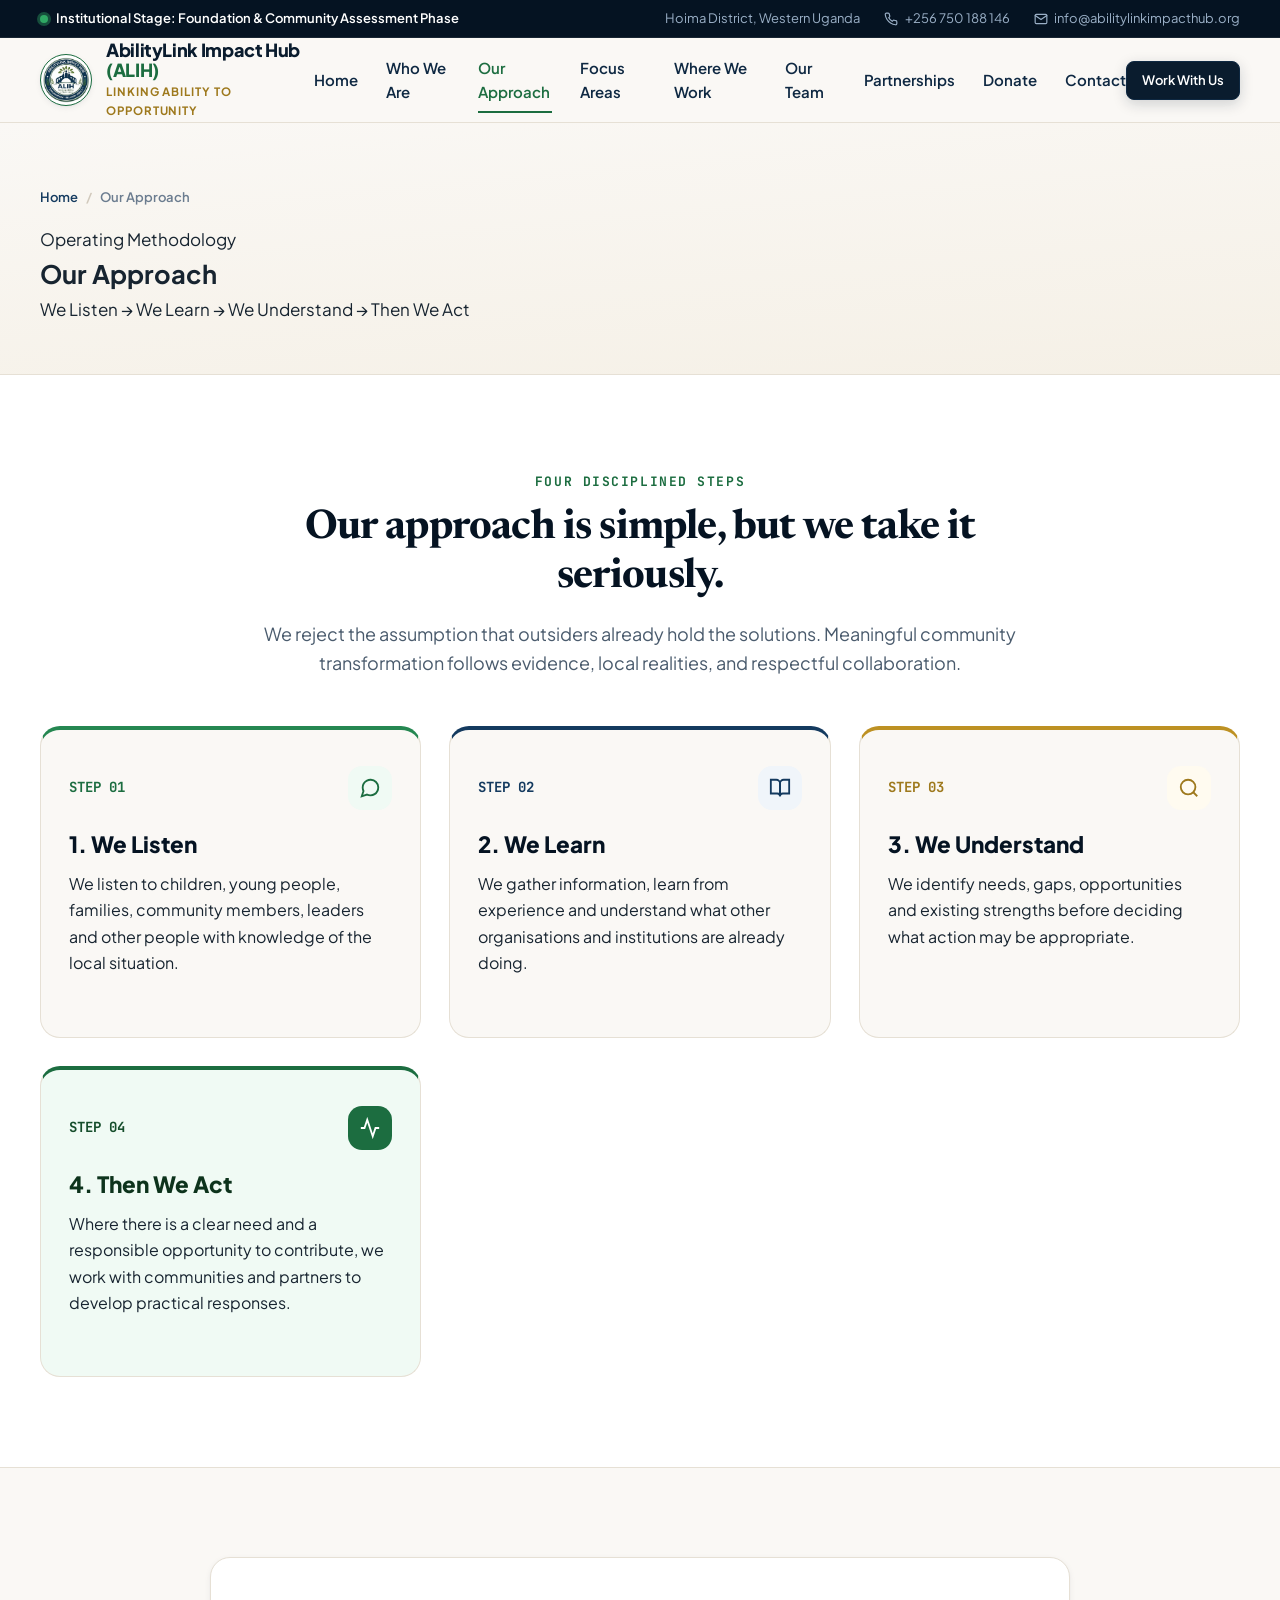
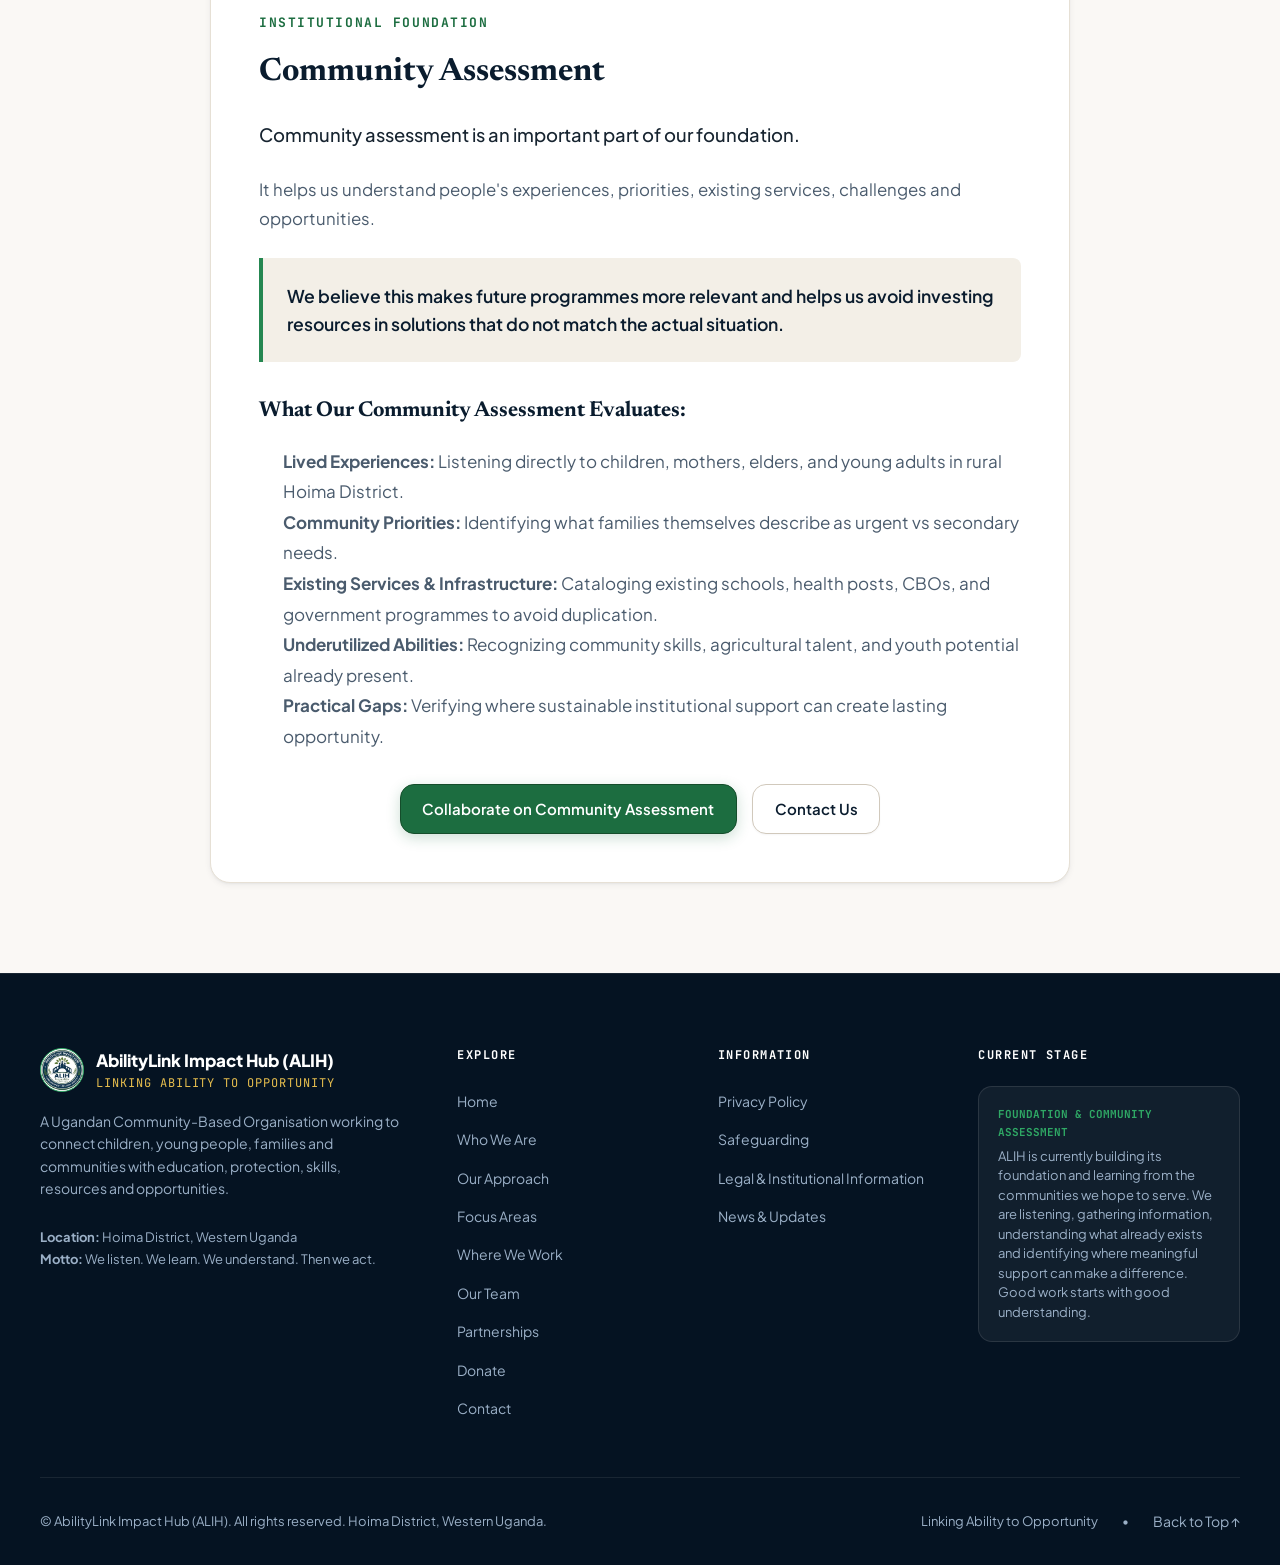
<file: approach.html>
<!DOCTYPE html>
<html lang="en">
<head>
  <meta charset="UTF-8">
  <meta name="viewport" content="width=device-width, initial-scale=1.0, viewport-fit=cover">
  
  <title>Our Approach | We Listen, Learn, Understand, Then Act | AbilityLink Impact Hub</title>
  <meta name="title" content="Our Approach | AbilityLink Impact Hub (ALIH)">
  <meta name="description" content="Discover ALIH's operating methodology in Hoima District, Western Uganda: We Listen, We Learn, We Understand, Then We Act. Learn why Community Assessment is the foundation of our work.">
  <meta name="author" content="AbilityLink Impact Hub">
  <meta name="theme-color" content="#051322">

  <link rel="icon" type="image/x-icon" href="favicon.ico">
  <link rel="icon" type="image/png" sizes="64x64" href="assets/images/favicon.png">

  <link rel="preconnect" href="https://fonts.googleapis.com">
  <link rel="preconnect" href="https://fonts.gstatic.com" crossorigin>
  <link href="https://fonts.googleapis.com/css2?family=JetBrains+Mono:wght@500;600;700&family=Newsreader:ital,opsz,wght@0,6..72,400;0,6..72,500;0,6..72,600;0,6..72,700;1,6..72,400;1,6..72,500;1,6..72,600&family=Plus+Jakarta+Sans:wght@400;500;600;700;800&display=swap" rel="stylesheet">

  <link rel="stylesheet" href="assets/css/styles.css">
</head>
<body>

  <!-- Top Notice Bar -->
  <aside class="top-notice-bar" aria-label="Institutional status">
    <div class="container top-notice-content">
      <div class="phase-indicator">
        <span class="phase-dot" aria-hidden="true"></span>
        <span>Institutional Stage: Foundation &amp; Community Assessment Phase</span>
      </div>
      <div class="top-notice-details">
        <span>Hoima District, Western Uganda</span>
        <a href="https://wa.me/256750188146" class="top-contact-link">
          <svg width="14" height="14" viewBox="0 0 24 24" fill="none" stroke="currentColor" stroke-width="2" stroke-linecap="round" stroke-linejoin="round" aria-hidden="true"><path d="M22 16.92v3a2 2 0 0 1-2.18 2 19.79 19.79 0 0 1-8.63-3.07 19.5 19.5 0 0 1-6-6 19.79 19.79 0 0 1-3.07-8.67A2 2 0 0 1 4.11 2h3a2 2 0 0 1 2 1.72 12.84 12.84 0 0 0 .7 2.81 2 2 0 0 1-.45 2.11L8.09 9.91a16 16 0 0 0 6 6l1.27-1.27a2 2 0 0 1 2.11-.45 12.84 12.84 0 0 0 2.81.7A2 2 0 0 1 22 16.92z"></path></svg>
          <span>+256 750 188 146</span>
        </a>
        <a href="mailto:info@abilitylinkimpacthub.org" class="top-contact-link">
          <svg width="14" height="14" viewBox="0 0 24 24" fill="none" stroke="currentColor" stroke-width="2" stroke-linecap="round" stroke-linejoin="round" aria-hidden="true"><path d="M4 4h16c1.1 0 2 .9 2 2v12c0 1.1-.9 2-2 2H4c-1.1 0-2-.9-2-2V6c0-1.1.9-2 2-2z"></path><polyline points="22,6 12,13 2,6"></polyline></svg>
          <span>info@abilitylinkimpacthub.org</span>
        </a>
      </div>
    </div>
  </aside>

  <!-- Site Header -->
  <header class="site-header" id="site-header">
    <div class="container header-container">
      <a href="index.html" class="brand-link" aria-label="AbilityLink Impact Hub Home">
        <div class="brand-emblem-wrap">
          <img src="assets/images/alih-logo-round.png" alt="ALIH Emblem" class="brand-emblem-img" width="52" height="52">
        </div>
        <div class="brand-text-block">
          <span class="brand-name">AbilityLink Impact Hub <span class="brand-acronym">(ALIH)</span></span>
          <span class="brand-tagline">Linking Ability to Opportunity</span>
        </div>
      </a>

      <nav class="desktop-nav" aria-label="Main Navigation">
        <a href="index.html" class="nav-link">Home</a>
        <a href="about.html" class="nav-link">Who We Are</a>
        <a href="approach.html" class="nav-link active">Our Approach</a>
        <a href="strategic-areas.html" class="nav-link">Focus Areas</a>
        <a href="where-we-work.html" class="nav-link">Where We Work</a>
        <a href="team.html" class="nav-link">Our Team</a>
        <a href="partnerships.html" class="nav-link">Partnerships</a>
        <a href="donate.html" class="nav-link">Donate</a>
        <a href="contact.html" class="nav-link">Contact</a>
      </nav>

      <div class="header-actions">
        <a href="partnerships.html" class="btn btn-primary btn-sm">Work With Us</a>
        <button type="button" class="mobile-toggle-btn open-sidebar-trigger" aria-label="Open sidebar" aria-expanded="false">
          <svg width="24" height="24" viewBox="0 0 24 24" fill="none" stroke="currentColor" stroke-width="2.5" stroke-linecap="round" stroke-linejoin="round" aria-hidden="true"><line x1="3" y1="12" x2="21" y2="12"></line><line x1="3" y1="6" x2="21" y2="6"></line><line x1="3" y1="18" x2="21" y2="18"></line></svg>
        </button>
      </div>
    </div>
  </header>

  <!-- Mobile Sidebar Drawer -->
  <div class="mobile-nav-drawer" id="mobile-sidebar" role="dialog" aria-modal="true" aria-label="Navigation Sidebar">
    <div class="mobile-drawer-panel">
      <div class="drawer-header">
        <a href="index.html" class="brand-link">
          <div class="brand-emblem-wrap" style="width:40px; height:40px;">
            <img src="assets/images/alih-logo-round.png" alt="ALIH Emblem" width="40" height="40">
          </div>
          <div class="brand-text-block">
            <span class="brand-name" style="font-size: 1rem;">ALIH</span>
            <span class="brand-tagline" style="font-size: 0.65rem;">Linking Ability to Opportunity</span>
          </div>
        </a>
        <button type="button" class="drawer-close-btn close-sidebar-trigger" aria-label="Close sidebar">
          <svg width="22" height="22" viewBox="0 0 24 24" fill="none" stroke="currentColor" stroke-width="2.5" stroke-linecap="round" stroke-linejoin="round" aria-hidden="true"><line x1="18" y1="6" x2="6" y2="18"></line><line x1="6" y1="6" x2="18" y2="18"></line></svg>
        </button>
      </div>

      <div class="drawer-body">
        <div class="sidebar-stage-badge">
          <span class="phase-dot" aria-hidden="true"></span>
          <div class="sidebar-stage-text">
            <strong>Foundation Stage Active</strong><br>
            <span style="font-size: 0.72rem; font-weight: 500; color: var(--color-emerald-700);">Hoima District, Western Uganda</span>
          </div>
        </div>

        <div class="sidebar-section-group">
          <span class="sidebar-section-title">Explore ALIH</span>
          <a href="index.html" class="sidebar-nav-item">
            <svg viewBox="0 0 24 24" fill="none" stroke="currentColor" stroke-width="2"><path d="m3 9 9-7 9 7v11a2 2 0 0 1-2 2H5a2 2 0 0 1-2-2z"></path></svg>
            <span>Home</span>
          </a>
          <a href="about.html" class="sidebar-nav-item">
            <svg viewBox="0 0 24 24" fill="none" stroke="currentColor" stroke-width="2"><circle cx="12" cy="12" r="10"></circle><line x1="12" y1="16" x2="12" y2="12"></line></svg>
            <span>Who We Are &amp; Values</span>
          </a>
          <a href="approach.html" class="sidebar-nav-item" style="color: var(--color-emerald-700); font-weight: 700;">
            <svg viewBox="0 0 24 24" fill="none" stroke="currentColor" stroke-width="2"><polyline points="22 12 18 12 15 21 9 3 6 12 2 12"></polyline></svg>
            <span>Our Approach</span>
          </a>
          <a href="strategic-areas.html" class="sidebar-nav-item">
            <svg viewBox="0 0 24 24" fill="none" stroke="currentColor" stroke-width="2"><rect x="3" y="3" width="7" height="7"></rect><rect x="14" y="3" width="7" height="7"></rect><rect x="14" y="14" width="7" height="7"></rect><rect x="3" y="14" width="7" height="7"></rect></svg>
            <span>Focus Areas</span>
          </a>
          <a href="where-we-work.html" class="sidebar-nav-item">
            <svg viewBox="0 0 24 24" fill="none" stroke="currentColor" stroke-width="2"><path d="M21 10c0 7-9 13-9 13s-9-6-9-13a9 9 0 0 1 18 0z"></path></svg>
            <span>Where We Work</span>
          </a>
          <a href="team.html" class="sidebar-nav-item">
            <svg viewBox="0 0 24 24" fill="none" stroke="currentColor" stroke-width="2"><path d="M17 21v-2a4 4 0 0 0-4-4H5a4 4 0 0 0-4 4v2"></path><circle cx="9" cy="7" r="4"></circle></svg>
            <span>Our Team</span>
          </a>
          <a href="partnerships.html" class="sidebar-nav-item">
            <svg viewBox="0 0 24 24" fill="none" stroke="currentColor" stroke-width="2"><path d="M16 21v-2a4 4 0 0 0-4-4H6a4 4 0 0 0-4 4v2"></path><circle cx="9" cy="7" r="4"></circle><polyline points="16 11 18 13 22 9"></polyline></svg>
            <span>Partnerships</span>
          </a>
          <a href="donate.html" class="sidebar-nav-item">
            <svg viewBox="0 0 24 24" fill="none" stroke="currentColor" stroke-width="2"><path d="M12 2v20M17 5H9.5a3.5 3.5 0 0 0 0 7h5a3.5 3.5 0 0 1 0 7H6"></path></svg>
            <span>Donate</span>
          </a>
          <a href="contact.html" class="sidebar-nav-item">
            <svg viewBox="0 0 24 24" fill="none" stroke="currentColor" stroke-width="2"><path d="M4 4h16c1.1 0 2 .9 2 2v12c0 1.1-.9 2-2 2H4c-1.1 0-2-.9-2-2V6c0-1.1.9-2 2-2z"></path></svg>
            <span>Contact</span>
          </a>
        </div>
      </div>

      <div class="drawer-footer">
        <a href="partnerships.html" class="btn btn-emerald" style="width: 100%;">Work With Us</a>
      </div>
    </div>
  </div>

  <main id="main-content">

    <!-- Subpage Hero -->
    <section class="subpage-hero" aria-labelledby="approach-hero-title">
      <div class="container">
        <nav class="subpage-breadcrumbs" aria-label="Breadcrumbs">
          <a href="index.html">Home</a>
          <span class="sep">/</span>
          <span class="current">Our Approach</span>
        </nav>
        <span class="subpage-eyebrow">Operating Methodology</span>
        <h1 class="subpage-title" id="approach-hero-title">Our Approach</h1>
        <p class="subpage-lead">
          We Listen &rarr; We Learn &rarr; We Understand &rarr; Then We Act
        </p>
      </div>
    </section>

    <!-- 4-Step Approach Overview -->
    <section class="section" style="background: var(--bg-surface);">
      <div class="container">
        <div class="section-header text-center" style="max-width: 800px; margin: 0 auto 3rem;">
          <span class="section-eyebrow">Four Disciplined Steps</span>
          <h2 class="section-title">Our approach is simple, but we take it seriously.</h2>
          <p class="section-subtitle">
            We reject the assumption that outsiders already hold the solutions. Meaningful community transformation follows evidence, local realities, and respectful collaboration.
          </p>
        </div>

        <div class="strategic-grid" style="grid-template-columns: repeat(auto-fit, minmax(280px, 1fr));">
          
          <!-- Step 1 -->
          <div class="strategic-card" style="border-top: 4px solid var(--color-emerald-600);">
            <div>
              <div class="strategic-card-top">
                <span class="strategic-num" style="color: var(--color-emerald-700); font-weight: 700;">STEP 01</span>
                <div class="strategic-icon-wrap" style="background: var(--color-emerald-50); color: var(--color-emerald-700);" aria-hidden="true">
                  <svg width="22" height="22" viewBox="0 0 24 24" fill="none" stroke="currentColor" stroke-width="2"><path d="M21 11.5a8.38 8.38 0 0 1-.9 3.8 8.5 8.5 0 0 1-7.6 4.7 8.38 8.38 0 0 1-3.8-.9L3 21l1.9-5.7a8.38 8.38 0 0 1-.9-3.8 8.5 8.5 0 0 1 4.7-7.6 8.38 8.38 0 0 1 3.8-.9h.5a8.48 8.48 0 0 1 8 8v.5z"></path></svg>
                </div>
              </div>
              <h3 class="strategic-title" style="font-size: 1.4rem;">1. We Listen</h3>
              <p class="strategic-desc" style="font-size: 1rem; line-height: 1.65; color: var(--text-primary);">
                We listen to children, young people, families, community members, leaders and other people with knowledge of the local situation.
              </p>
            </div>
          </div>

          <!-- Step 2 -->
          <div class="strategic-card" style="border-top: 4px solid var(--color-navy-700);">
            <div>
              <div class="strategic-card-top">
                <span class="strategic-num" style="color: var(--color-navy-700); font-weight: 700;">STEP 02</span>
                <div class="strategic-icon-wrap" style="background: var(--color-navy-50); color: var(--color-navy-700);" aria-hidden="true">
                  <svg width="22" height="22" viewBox="0 0 24 24" fill="none" stroke="currentColor" stroke-width="2"><path d="M2 3h6a4 4 0 0 1 4 4v14a3 3 0 0 0-3-3H2z"></path><path d="M22 3h-6a4 4 0 0 0-4 4v14a3 3 0 0 1 3-3h7z"></path></svg>
                </div>
              </div>
              <h3 class="strategic-title" style="font-size: 1.4rem;">2. We Learn</h3>
              <p class="strategic-desc" style="font-size: 1rem; line-height: 1.65; color: var(--text-primary);">
                We gather information, learn from experience and understand what other organisations and institutions are already doing.
              </p>
            </div>
          </div>

          <!-- Step 3 -->
          <div class="strategic-card" style="border-top: 4px solid var(--color-gold-600);">
            <div>
              <div class="strategic-card-top">
                <span class="strategic-num" style="color: var(--color-gold-700); font-weight: 700;">STEP 03</span>
                <div class="strategic-icon-wrap" style="background: var(--color-gold-50); color: var(--color-gold-700);" aria-hidden="true">
                  <svg width="22" height="22" viewBox="0 0 24 24" fill="none" stroke="currentColor" stroke-width="2"><circle cx="11" cy="11" r="8"></circle><line x1="21" y1="21" x2="16.65" y2="16.65"></line></svg>
                </div>
              </div>
              <h3 class="strategic-title" style="font-size: 1.4rem;">3. We Understand</h3>
              <p class="strategic-desc" style="font-size: 1rem; line-height: 1.65; color: var(--text-primary);">
                We identify needs, gaps, opportunities and existing strengths before deciding what action may be appropriate.
              </p>
            </div>
          </div>

          <!-- Step 4 -->
          <div class="strategic-card" style="border-top: 4px solid var(--color-emerald-700); background: var(--color-emerald-50);">
            <div>
              <div class="strategic-card-top">
                <span class="strategic-num" style="color: var(--color-emerald-800); font-weight: 700;">STEP 04</span>
                <div class="strategic-icon-wrap" style="background: var(--color-emerald-700); color: #FFFFFF;" aria-hidden="true">
                  <svg width="22" height="22" viewBox="0 0 24 24" fill="none" stroke="currentColor" stroke-width="2"><polyline points="22 12 18 12 15 21 9 3 6 12 2 12"></polyline></svg>
                </div>
              </div>
              <h3 class="strategic-title" style="font-size: 1.4rem; color: var(--color-emerald-900);">4. Then We Act</h3>
              <p class="strategic-desc" style="font-size: 1rem; line-height: 1.65; color: var(--color-emerald-950);">
                Where there is a clear need and a responsible opportunity to contribute, we work with communities and partners to develop practical responses.
              </p>
            </div>
          </div>

        </div>
      </div>
    </section>

    <!-- Community Assessment Deep Dive -->
    <section class="section" style="background: var(--bg-primary); border-top: 1px solid var(--border-subtle);">
      <div class="container">
        
        <div style="max-width: 860px; margin: 0 auto; background: var(--bg-surface); padding: 3rem; border-radius: var(--radius-lg); border: 1px solid var(--border-subtle); box-shadow: var(--shadow-sm);">
          <span class="section-eyebrow">Institutional Foundation</span>
          <h2 style="font-family: var(--font-serif); font-size: 2rem; color: var(--color-navy-900); margin-bottom: 1.25rem;">
            Community Assessment
          </h2>

          <p style="font-size: 1.15rem; color: var(--text-primary); line-height: 1.75; margin-bottom: 1.5rem; font-weight: 500;">
            Community assessment is an important part of our foundation.
          </p>

          <p style="font-size: 1.05rem; color: var(--text-secondary); line-height: 1.75; margin-bottom: 1.5rem;">
            It helps us understand people's experiences, priorities, existing services, challenges and opportunities.
          </p>

          <div style="background: var(--bg-subtle); border-left: 4px solid var(--color-emerald-600); padding: 1.5rem; border-radius: 0 var(--radius-sm) var(--radius-sm) 0; margin-bottom: 2rem;">
            <p style="margin: 0; font-size: 1.1rem; color: var(--color-navy-900); font-weight: 600; line-height: 1.6;">
              We believe this makes future programmes more relevant and helps us avoid investing resources in solutions that do not match the actual situation.
            </p>
          </div>

          <h3 style="font-family: var(--font-serif); font-size: 1.35rem; color: var(--color-navy-900); margin-bottom: 1rem;">
            What Our Community Assessment Evaluates:
          </h3>

          <ul style="padding-left: 1.5rem; color: var(--text-secondary); line-height: 1.8; margin-bottom: 2rem;">
            <li><strong>Lived Experiences:</strong> Listening directly to children, mothers, elders, and young adults in rural Hoima District.</li>
            <li><strong>Community Priorities:</strong> Identifying what families themselves describe as urgent vs secondary needs.</li>
            <li><strong>Existing Services &amp; Infrastructure:</strong> Cataloging existing schools, health posts, CBOs, and government programmes to avoid duplication.</li>
            <li><strong>Underutilized Abilities:</strong> Recognizing community skills, agricultural talent, and youth potential already present.</li>
            <li><strong>Practical Gaps:</strong> Verifying where sustainable institutional support can create lasting opportunity.</li>
          </ul>

          <div style="text-align: center;">
            <a href="partnerships.html" class="btn btn-emerald">Collaborate on Community Assessment</a>
            <a href="contact.html" class="btn btn-secondary" style="margin-left: 0.75rem;">Contact Us</a>
          </div>
        </div>

      </div>
    </section>

  </main>

  <!-- Mobile Bottom App Bar -->
  <nav class="mobile-bottom-bar" aria-label="Mobile quick navigation">
    <div class="mobile-bottom-bar-grid">
      <a href="index.html" class="mobile-tab-btn">
        <svg viewBox="0 0 24 24" fill="none" stroke="currentColor" stroke-width="2"><path d="m3 9 9-7 9 7v11a2 2 0 0 1-2 2H5a2 2 0 0 1-2-2z"></path></svg>
        <span>Home</span>
      </a>
      <a href="about.html" class="mobile-tab-btn">
        <svg viewBox="0 0 24 24" fill="none" stroke="currentColor" stroke-width="2"><circle cx="12" cy="12" r="10"></circle><line x1="12" y1="16" x2="12" y2="12"></line></svg>
        <span>About</span>
      </a>
      <a href="approach.html" class="mobile-tab-btn active">
        <svg viewBox="0 0 24 24" fill="none" stroke="currentColor" stroke-width="2"><polyline points="22 12 18 12 15 21 9 3 6 12 2 12"></polyline></svg>
        <span>Approach</span>
      </a>
      <a href="partnerships.html" class="mobile-tab-btn highlight">
        <svg viewBox="0 0 24 24" fill="none" stroke="currentColor" stroke-width="2"><path d="M16 21v-2a4 4 0 0 0-4-4H6a4 4 0 0 0-4 4v2"></path><circle cx="9" cy="7" r="4"></circle><polyline points="16 11 18 13 22 9"></polyline></svg>
        <span>Partner</span>
      </a>
      <button type="button" class="mobile-tab-btn open-sidebar-trigger" aria-label="Open full menu">
        <svg viewBox="0 0 24 24" fill="none" stroke="currentColor" stroke-width="2.5"><line x1="3" y1="12" x2="21" y2="12"></line><line x1="3" y1="6" x2="21" y2="6"></line><line x1="3" y1="18" x2="21" y2="18"></line></svg>
        <span>Menu</span>
      </button>
    </div>
  </nav>

  <!-- Site Footer -->
  <footer class="site-footer">
    <div class="container">
      <div class="footer-top-grid">
        
        <div class="footer-brand-col">
          <div class="footer-brand-header">
            <img src="assets/images/alih-logo-round.png" alt="ALIH Emblem" class="footer-logo-img" width="48" height="48">
            <div>
              <div class="footer-brand-title">AbilityLink Impact Hub (ALIH)</div>
              <div class="footer-tagline">Linking Ability to Opportunity</div>
            </div>
          </div>
          <p class="footer-desc">
            A Ugandan Community-Based Organisation working to connect children, young people, families and communities with education, protection, skills, resources and opportunities.
          </p>
          <div style="font-size: 0.8125rem; color: var(--text-inverse-muted); margin-top: 0.75rem;">
            <strong>Location:</strong> Hoima District, Western Uganda<br>
            <strong>Motto:</strong> We listen. We learn. We understand. Then we act.
          </div>
        </div>

        <div>
          <h4 class="footer-col-title">Explore</h4>
          <ul class="footer-links-list">
            <li><a href="index.html" class="footer-link">Home</a></li>
            <li><a href="about.html" class="footer-link">Who We Are</a></li>
            <li><a href="approach.html" class="footer-link">Our Approach</a></li>
            <li><a href="strategic-areas.html" class="footer-link">Focus Areas</a></li>
            <li><a href="where-we-work.html" class="footer-link">Where We Work</a></li>
            <li><a href="team.html" class="footer-link">Our Team</a></li>
            <li><a href="partnerships.html" class="footer-link">Partnerships</a></li>
            <li><a href="donate.html" class="footer-link">Donate</a></li>
            <li><a href="contact.html" class="footer-link">Contact</a></li>
          </ul>
        </div>

        <div>
          <h4 class="footer-col-title">Information</h4>
          <ul class="footer-links-list">
            <li><a href="privacy.html" class="footer-link">Privacy Policy</a></li>
            <li><a href="safeguarding.html" class="footer-link">Safeguarding</a></li>
            <li><a href="legal.html" class="footer-link">Legal &amp; Institutional Information</a></li>
            <li><a href="news.html" class="footer-link">News &amp; Updates</a></li>
          </ul>
        </div>

        <div>
          <h4 class="footer-col-title">Current Stage</h4>
          <div class="footer-stage-box">
            <div class="stage-box-kicker">Foundation &amp; Community Assessment</div>
            <p class="stage-box-text">
              ALIH is currently building its foundation and learning from the communities we hope to serve. We are listening, gathering information, understanding what already exists and identifying where meaningful support can make a difference. Good work starts with good understanding.
            </p>
          </div>
        </div>

      </div>

      <div class="footer-bottom">
        <div class="footer-copy">
          &copy; AbilityLink Impact Hub (ALIH). All rights reserved. Hoima District, Western Uganda.
        </div>
        <div class="footer-legal-links">
          <span>Linking Ability to Opportunity</span>
          <span>&bull;</span>
          <a href="#site-header" class="footer-link">Back to Top &uarr;</a>
        </div>
      </div>
    </div>
  </footer>

  <div class="toast-container" aria-live="polite" aria-atomic="true"></div>
  <script src="assets/js/main.js"></script>
</body>
</html>
</file>
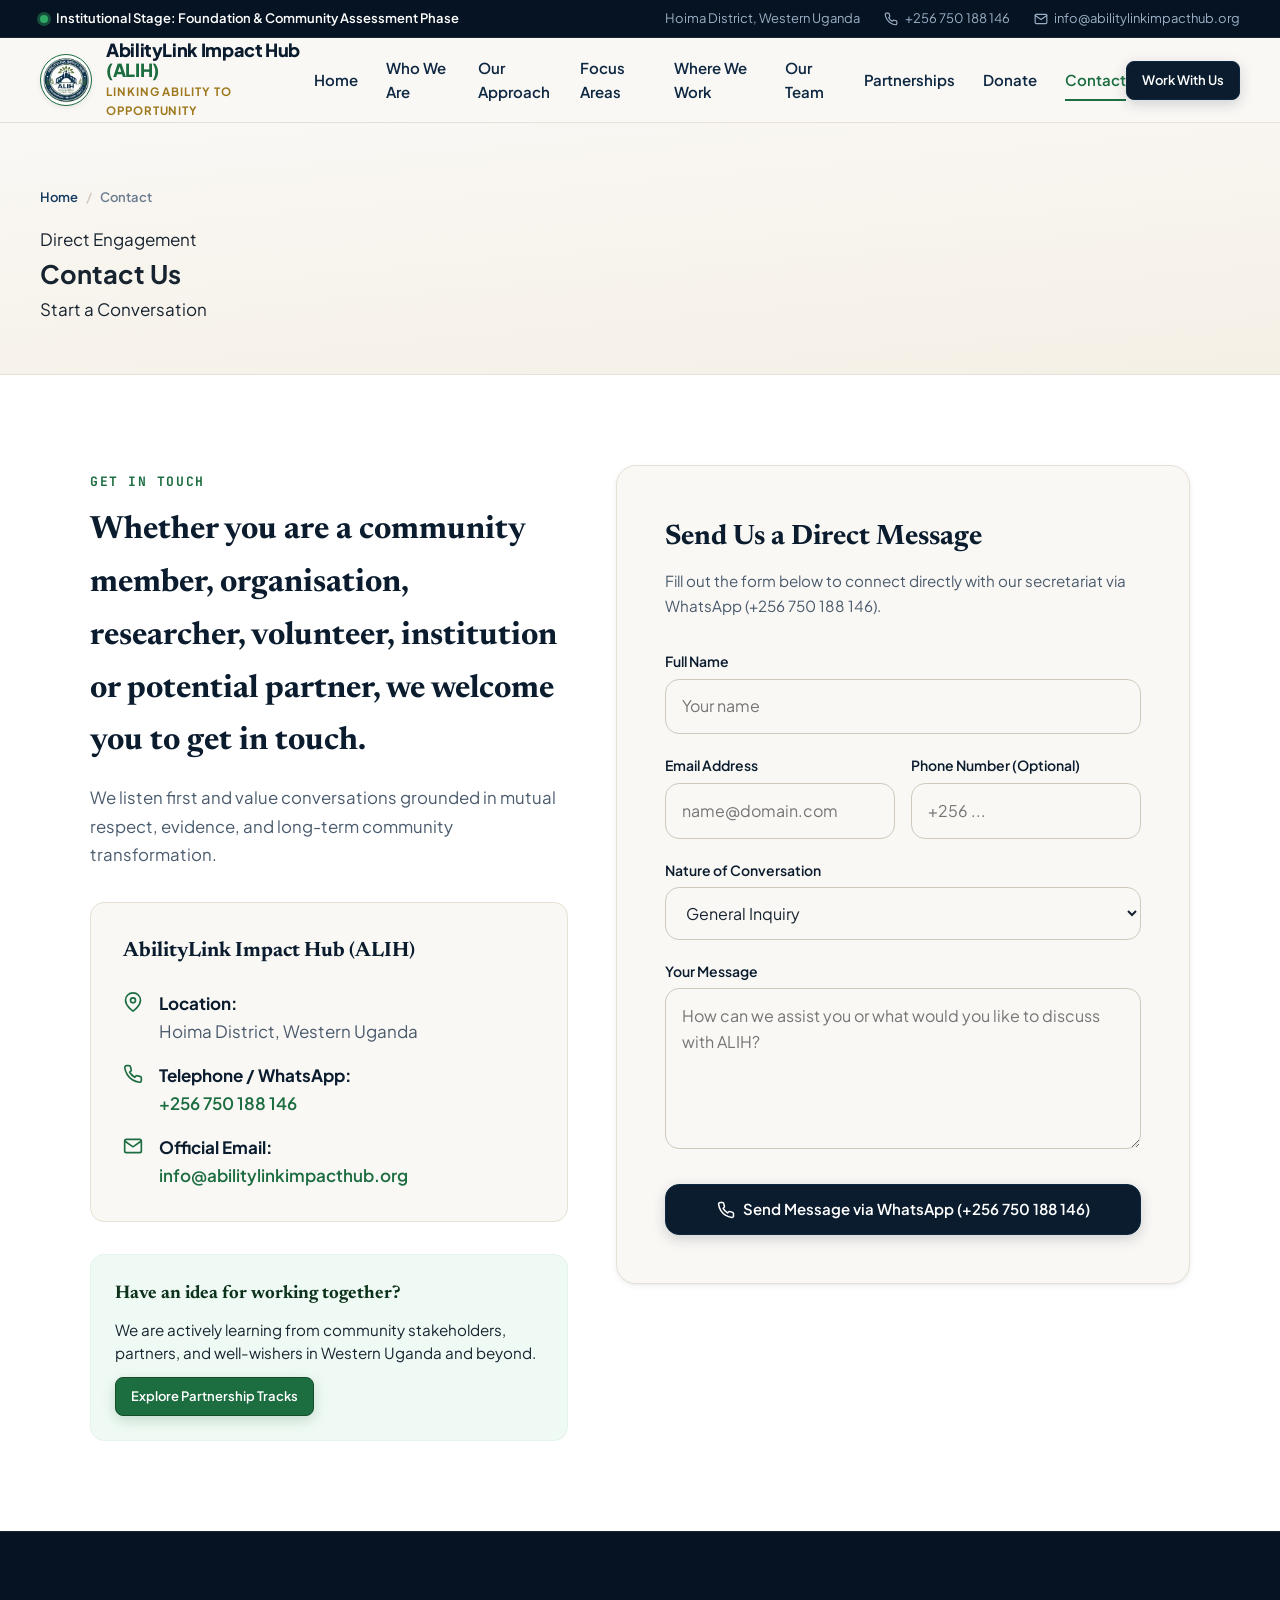
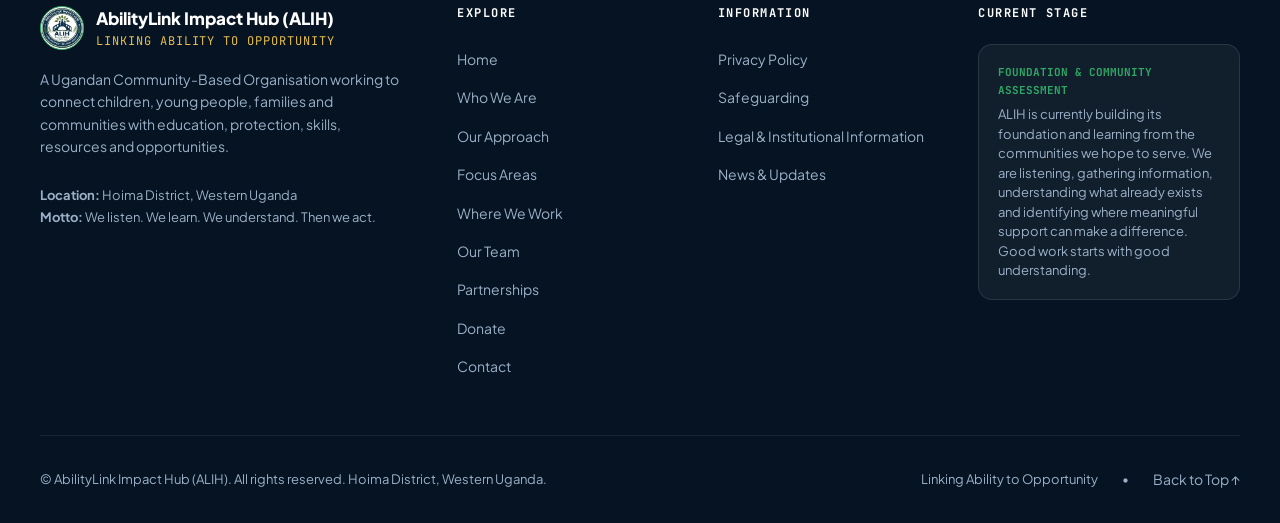
<file: contact.html>
<!DOCTYPE html>
<html lang="en">
<head>
  <meta charset="UTF-8">
  <meta name="viewport" content="width=device-width, initial-scale=1.0, viewport-fit=cover">
  
  <title>Contact Us | Start a Conversation | AbilityLink Impact Hub (ALIH)</title>
  <meta name="title" content="Contact Us | AbilityLink Impact Hub (ALIH)">
  <meta name="description" content="Start a conversation with AbilityLink Impact Hub (ALIH) in Hoima District, Western Uganda. We welcome community members, researchers, volunteers, organisations, and partners.">
  <meta name="author" content="AbilityLink Impact Hub">
  <meta name="theme-color" content="#051322">

  <link rel="icon" type="image/x-icon" href="favicon.ico">
  <link rel="icon" type="image/png" sizes="64x64" href="assets/images/favicon.png">

  <link rel="preconnect" href="https://fonts.googleapis.com">
  <link rel="preconnect" href="https://fonts.gstatic.com" crossorigin>
  <link href="https://fonts.googleapis.com/css2?family=JetBrains+Mono:wght@500;600;700&family=Newsreader:ital,opsz,wght@0,6..72,400;0,6..72,500;0,6..72,600;0,6..72,700;1,6..72,400;1,6..72,500;1,6..72,600&family=Plus+Jakarta+Sans:wght@400;500;600;700;800&display=swap" rel="stylesheet">

  <link rel="stylesheet" href="assets/css/styles.css">
</head>
<body>

  <!-- Top Notice Bar -->
  <aside class="top-notice-bar" aria-label="Institutional status">
    <div class="container top-notice-content">
      <div class="phase-indicator">
        <span class="phase-dot" aria-hidden="true"></span>
        <span>Institutional Stage: Foundation &amp; Community Assessment Phase</span>
      </div>
      <div class="top-notice-details">
        <span>Hoima District, Western Uganda</span>
        <a href="https://wa.me/256750188146" class="top-contact-link">
          <svg width="14" height="14" viewBox="0 0 24 24" fill="none" stroke="currentColor" stroke-width="2" stroke-linecap="round" stroke-linejoin="round" aria-hidden="true"><path d="M22 16.92v3a2 2 0 0 1-2.18 2 19.79 19.79 0 0 1-8.63-3.07 19.5 19.5 0 0 1-6-6 19.79 19.79 0 0 1-3.07-8.67A2 2 0 0 1 4.11 2h3a2 2 0 0 1 2 1.72 12.84 12.84 0 0 0 .7 2.81 2 2 0 0 1-.45 2.11L8.09 9.91a16 16 0 0 0 6 6l1.27-1.27a2 2 0 0 1 2.11-.45 12.84 12.84 0 0 0 2.81.7A2 2 0 0 1 22 16.92z"></path></svg>
          <span>+256 750 188 146</span>
        </a>
        <a href="mailto:info@abilitylinkimpacthub.org" class="top-contact-link">
          <svg width="14" height="14" viewBox="0 0 24 24" fill="none" stroke="currentColor" stroke-width="2" stroke-linecap="round" stroke-linejoin="round" aria-hidden="true"><path d="M4 4h16c1.1 0 2 .9 2 2v12c0 1.1-.9 2-2 2H4c-1.1 0-2-.9-2-2V6c0-1.1.9-2 2-2z"></path><polyline points="22,6 12,13 2,6"></polyline></svg>
          <span>info@abilitylinkimpacthub.org</span>
        </a>
      </div>
    </div>
  </aside>

  <!-- Site Header -->
  <header class="site-header" id="site-header">
    <div class="container header-container">
      <a href="index.html" class="brand-link" aria-label="AbilityLink Impact Hub Home">
        <div class="brand-emblem-wrap">
          <img src="assets/images/alih-logo-round.png" alt="ALIH Emblem" class="brand-emblem-img" width="52" height="52">
        </div>
        <div class="brand-text-block">
          <span class="brand-name">AbilityLink Impact Hub <span class="brand-acronym">(ALIH)</span></span>
          <span class="brand-tagline">Linking Ability to Opportunity</span>
        </div>
      </a>

      <nav class="desktop-nav" aria-label="Main Navigation">
        <a href="index.html" class="nav-link">Home</a>
        <a href="about.html" class="nav-link">Who We Are</a>
        <a href="approach.html" class="nav-link">Our Approach</a>
        <a href="strategic-areas.html" class="nav-link">Focus Areas</a>
        <a href="where-we-work.html" class="nav-link">Where We Work</a>
        <a href="team.html" class="nav-link">Our Team</a>
        <a href="partnerships.html" class="nav-link">Partnerships</a>
        <a href="donate.html" class="nav-link">Donate</a>
        <a href="contact.html" class="nav-link active">Contact</a>
      </nav>

      <div class="header-actions">
        <a href="partnerships.html" class="btn btn-primary btn-sm">Work With Us</a>
        <button type="button" class="mobile-toggle-btn open-sidebar-trigger" aria-label="Open sidebar" aria-expanded="false">
          <svg width="24" height="24" viewBox="0 0 24 24" fill="none" stroke="currentColor" stroke-width="2.5" stroke-linecap="round" stroke-linejoin="round" aria-hidden="true"><line x1="3" y1="12" x2="21" y2="12"></line><line x1="3" y1="6" x2="21" y2="6"></line><line x1="3" y1="18" x2="21" y2="18"></line></svg>
        </button>
      </div>
    </div>
  </header>

  <!-- Mobile Sidebar Drawer -->
  <div class="mobile-nav-drawer" id="mobile-sidebar" role="dialog" aria-modal="true" aria-label="Navigation Sidebar">
    <div class="mobile-drawer-panel">
      <div class="drawer-header">
        <a href="index.html" class="brand-link">
          <div class="brand-emblem-wrap" style="width:40px; height:40px;">
            <img src="assets/images/alih-logo-round.png" alt="ALIH Emblem" width="40" height="40">
          </div>
          <div class="brand-text-block">
            <span class="brand-name" style="font-size: 1rem;">ALIH</span>
            <span class="brand-tagline" style="font-size: 0.65rem;">Linking Ability to Opportunity</span>
          </div>
        </a>
        <button type="button" class="drawer-close-btn close-sidebar-trigger" aria-label="Close sidebar">
          <svg width="22" height="22" viewBox="0 0 24 24" fill="none" stroke="currentColor" stroke-width="2.5" stroke-linecap="round" stroke-linejoin="round" aria-hidden="true"><line x1="18" y1="6" x2="6" y2="18"></line><line x1="6" y1="6" x2="18" y2="18"></line></svg>
        </button>
      </div>

      <div class="drawer-body">
        <div class="sidebar-stage-badge">
          <span class="phase-dot" aria-hidden="true"></span>
          <div class="sidebar-stage-text">
            <strong>Foundation Stage Active</strong><br>
            <span style="font-size: 0.72rem; font-weight: 500; color: var(--color-emerald-700);">Hoima District, Western Uganda</span>
          </div>
        </div>

        <div class="sidebar-section-group">
          <span class="sidebar-section-title">Explore ALIH</span>
          <a href="index.html" class="sidebar-nav-item">
            <svg viewBox="0 0 24 24" fill="none" stroke="currentColor" stroke-width="2"><path d="m3 9 9-7 9 7v11a2 2 0 0 1-2 2H5a2 2 0 0 1-2-2z"></path></svg>
            <span>Home</span>
          </a>
          <a href="about.html" class="sidebar-nav-item">
            <svg viewBox="0 0 24 24" fill="none" stroke="currentColor" stroke-width="2"><circle cx="12" cy="12" r="10"></circle><line x1="12" y1="16" x2="12" y2="12"></line></svg>
            <span>Who We Are &amp; Values</span>
          </a>
          <a href="approach.html" class="sidebar-nav-item">
            <svg viewBox="0 0 24 24" fill="none" stroke="currentColor" stroke-width="2"><polyline points="22 12 18 12 15 21 9 3 6 12 2 12"></polyline></svg>
            <span>Our Approach</span>
          </a>
          <a href="strategic-areas.html" class="sidebar-nav-item">
            <svg viewBox="0 0 24 24" fill="none" stroke="currentColor" stroke-width="2"><rect x="3" y="3" width="7" height="7"></rect><rect x="14" y="3" width="7" height="7"></rect><rect x="14" y="14" width="7" height="7"></rect><rect x="3" y="14" width="7" height="7"></rect></svg>
            <span>Focus Areas</span>
          </a>
          <a href="where-we-work.html" class="sidebar-nav-item">
            <svg viewBox="0 0 24 24" fill="none" stroke="currentColor" stroke-width="2"><path d="M21 10c0 7-9 13-9 13s-9-6-9-13a9 9 0 0 1 18 0z"></path></svg>
            <span>Where We Work</span>
          </a>
          <a href="team.html" class="sidebar-nav-item">
            <svg viewBox="0 0 24 24" fill="none" stroke="currentColor" stroke-width="2"><path d="M17 21v-2a4 4 0 0 0-4-4H5a4 4 0 0 0-4 4v2"></path><circle cx="9" cy="7" r="4"></circle></svg>
            <span>Our Team</span>
          </a>
          <a href="partnerships.html" class="sidebar-nav-item">
            <svg viewBox="0 0 24 24" fill="none" stroke="currentColor" stroke-width="2"><path d="M16 21v-2a4 4 0 0 0-4-4H6a4 4 0 0 0-4 4v2"></path><circle cx="9" cy="7" r="4"></circle><polyline points="16 11 18 13 22 9"></polyline></svg>
            <span>Partnerships</span>
          </a>
          <a href="donate.html" class="sidebar-nav-item">
            <svg viewBox="0 0 24 24" fill="none" stroke="currentColor" stroke-width="2"><path d="M12 2v20M17 5H9.5a3.5 3.5 0 0 0 0 7h5a3.5 3.5 0 0 1 0 7H6"></path></svg>
            <span>Donate</span>
          </a>
          <a href="contact.html" class="sidebar-nav-item" style="color: var(--color-emerald-700); font-weight: 700;">
            <svg viewBox="0 0 24 24" fill="none" stroke="currentColor" stroke-width="2"><path d="M4 4h16c1.1 0 2 .9 2 2v12c0 1.1-.9 2-2 2H4c-1.1 0-2-.9-2-2V6c0-1.1.9-2 2-2z"></path><polyline points="22,6 12,13 2,6"></polyline></svg>
            <span>Contact</span>
          </a>
        </div>
      </div>

      <div class="drawer-footer">
        <a href="partnerships.html" class="btn btn-emerald" style="width: 100%;">Work With Us</a>
      </div>
    </div>
  </div>

  <main id="main-content">

    <!-- Subpage Hero -->
    <section class="subpage-hero" aria-labelledby="contact-hero-title">
      <div class="container">
        <nav class="subpage-breadcrumbs" aria-label="Breadcrumbs">
          <a href="index.html">Home</a>
          <span class="sep">/</span>
          <span class="current">Contact</span>
        </nav>
        <span class="subpage-eyebrow">Direct Engagement</span>
        <h1 class="subpage-title" id="contact-hero-title">Contact Us</h1>
        <p class="subpage-lead">
          Start a Conversation
        </p>
      </div>
    </section>

    <!-- Contact Content & Form Section -->
    <section class="section" style="background: var(--bg-surface);">
      <div class="container">
        
        <div style="display: grid; grid-template-columns: 1fr 1.2fr; gap: 3rem; align-items: start; max-width: 1100px; margin: 0 auto;">
          
          <!-- Contact Info Column -->
          <div>
            <span class="section-eyebrow">Get in Touch</span>
            <h2 style="font-family: var(--font-serif); font-size: 2rem; color: var(--color-navy-900); margin-bottom: 1rem;">
              Whether you are a community member, organisation, researcher, volunteer, institution or potential partner, we welcome you to get in touch.
            </h2>

            <p style="font-size: 1.05rem; color: var(--text-secondary); line-height: 1.7; margin-bottom: 2rem;">
              We listen first and value conversations grounded in mutual respect, evidence, and long-term community transformation.
            </p>

            <div style="background: var(--bg-primary); border-radius: var(--radius-md); padding: 2rem; border: 1px solid var(--border-subtle); margin-bottom: 2rem;">
              <h3 style="font-family: var(--font-serif); font-size: 1.3rem; color: var(--color-navy-900); margin-bottom: 1.25rem;">
                AbilityLink Impact Hub (ALIH)
              </h3>
              
              <div style="display: flex; gap: 1rem; margin-bottom: 1rem; align-items: flex-start;">
                <svg width="20" height="20" viewBox="0 0 24 24" fill="none" stroke="var(--color-emerald-700)" stroke-width="2" style="flex-shrink: 0; margin-top: 3px;"><path d="M21 10c0 7-9 13-9 13s-9-6-9-13a9 9 0 0 1 18 0z"></path><circle cx="12" cy="10" r="3"></circle></svg>
                <div>
                  <strong style="color: var(--color-navy-900); display: block;">Location:</strong>
                  <span style="color: var(--text-secondary);">Hoima District, Western Uganda</span>
                </div>
              </div>

              <div style="display: flex; gap: 1rem; margin-bottom: 1rem; align-items: flex-start;">
                <svg width="20" height="20" viewBox="0 0 24 24" fill="none" stroke="var(--color-emerald-700)" stroke-width="2" style="flex-shrink: 0; margin-top: 3px;"><path d="M22 16.92v3a2 2 0 0 1-2.18 2 19.79 19.79 0 0 1-8.63-3.07 19.5 19.5 0 0 1-6-6 19.79 19.79 0 0 1-3.07-8.67A2 2 0 0 1 4.11 2h3a2 2 0 0 1 2 1.72 12.84 12.84 0 0 0 .7 2.81 2 2 0 0 1-.45 2.11L8.09 9.91a16 16 0 0 0 6 6l1.27-1.27a2 2 0 0 1 2.11-.45 12.84 12.84 0 0 0 2.81.7A2 2 0 0 1 22 16.92z"></path></svg>
                <div>
                  <strong style="color: var(--color-navy-900); display: block;">Telephone / WhatsApp:</strong>
                  <a href="https://wa.me/256750188146" target="_blank" rel="noopener" style="color: var(--color-emerald-700); font-weight: 600;">+256 750 188 146</a>
                </div>
              </div>

              <div style="display: flex; gap: 1rem; align-items: flex-start;">
                <svg width="20" height="20" viewBox="0 0 24 24" fill="none" stroke="var(--color-emerald-700)" stroke-width="2" style="flex-shrink: 0; margin-top: 3px;"><path d="M4 4h16c1.1 0 2 .9 2 2v12c0 1.1-.9 2-2 2H4c-1.1 0-2-.9-2-2V6c0-1.1.9-2 2-2z"></path><polyline points="22,6 12,13 2,6"></polyline></svg>
                <div>
                  <strong style="color: var(--color-navy-900); display: block;">Official Email:</strong>
                  <a href="mailto:info@abilitylinkimpacthub.org" style="color: var(--color-emerald-700); font-weight: 600;">info@abilitylinkimpacthub.org</a>
                </div>
              </div>
            </div>

            <div style="background: var(--color-emerald-50); border: 1px solid var(--color-emerald-100); border-radius: var(--radius-md); padding: 1.5rem;">
              <h4 style="font-family: var(--font-serif); font-size: 1.15rem; color: var(--color-emerald-900); margin-bottom: 0.5rem;">
                Have an idea for working together?
              </h4>
              <p style="font-size: 0.95rem; color: var(--color-emerald-950); margin-bottom: 0.75rem; line-height: 1.55;">
                We are actively learning from community stakeholders, partners, and well-wishers in Western Uganda and beyond.
              </p>
              <a href="partnerships.html" class="btn btn-emerald btn-sm">Explore Partnership Tracks</a>
            </div>
          </div>

          <!-- Contact Form Column -->
          <div style="background: var(--bg-primary); padding: 3rem; border-radius: var(--radius-lg); border: 1px solid var(--border-subtle); box-shadow: var(--shadow-sm);">
            <h3 style="font-family: var(--font-serif); font-size: 1.75rem; color: var(--color-navy-900); margin-bottom: 0.5rem;">
              Send Us a Direct Message
            </h3>
            <p style="color: var(--text-secondary); margin-bottom: 2rem; font-size: 0.95rem;">
              Fill out the form below to connect directly with our secretariat via WhatsApp (+256 750 188 146).
            </p>

            <form id="contact-form" class="intake-form">
              <div style="margin-bottom: 1.25rem;">
                <label for="contact-name" style="display: block; font-size: 0.875rem; font-weight: 600; color: var(--color-navy-900); margin-bottom: 0.35rem;">Full Name</label>
                <input type="text" id="contact-name" class="form-control" placeholder="Your name" required>
              </div>

              <div style="display: grid; grid-template-columns: 1fr 1fr; gap: 1rem; margin-bottom: 1.25rem;">
                <div>
                  <label for="contact-email" style="display: block; font-size: 0.875rem; font-weight: 600; color: var(--color-navy-900); margin-bottom: 0.35rem;">Email Address</label>
                  <input type="email" id="contact-email" class="form-control" placeholder="name@domain.com" required>
                </div>
                <div>
                  <label for="contact-phone" style="display: block; font-size: 0.875rem; font-weight: 600; color: var(--color-navy-900); margin-bottom: 0.35rem;">Phone Number (Optional)</label>
                  <input type="tel" id="contact-phone" class="form-control" placeholder="+256 ...">
                </div>
              </div>

              <div style="margin-bottom: 1.25rem;">
                <label for="contact-subject" style="display: block; font-size: 0.875rem; font-weight: 600; color: var(--color-navy-900); margin-bottom: 0.35rem;">Nature of Conversation</label>
                <select id="contact-subject" class="form-control">
                  <option value="General Inquiry">General Inquiry</option>
                  <option value="Community Member / Local Leader">Community Member / Local Leader</option>
                  <option value="Partnership / Organisation">Partnership / Organisation</option>
                  <option value="Research & Assessment">Research &amp; Assessment</option>
                  <option value="Volunteering">Volunteering &amp; Support</option>
                  <option value="Safeguarding Concern">Safeguarding Concern</option>
                </select>
              </div>

              <div style="margin-bottom: 1.75rem;">
                <label for="contact-message" style="display: block; font-size: 0.875rem; font-weight: 600; color: var(--color-navy-900); margin-bottom: 0.35rem;">Your Message</label>
                <textarea id="contact-message" class="form-control" rows="5" placeholder="How can we assist you or what would you like to discuss with ALIH?" required></textarea>
              </div>

              <button type="submit" class="btn btn-primary" style="width: 100%; display: flex; align-items: center; justify-content: center; gap: 0.5rem;">
                <svg width="18" height="18" viewBox="0 0 24 24" fill="none" stroke="currentColor" stroke-width="2" stroke-linecap="round" stroke-linejoin="round" aria-hidden="true"><path d="M22 16.92v3a2 2 0 0 1-2.18 2 19.79 19.79 0 0 1-8.63-3.07 19.5 19.5 0 0 1-6-6 19.79 19.79 0 0 1-3.07-8.67A2 2 0 0 1 4.11 2h3a2 2 0 0 1 2 1.72 12.84 12.84 0 0 0 .7 2.81 2 2 0 0 1-.45 2.11L8.09 9.91a16 16 0 0 0 6 6l1.27-1.27a2 2 0 0 1 2.11-.45 12.84 12.84 0 0 0 2.81.7A2 2 0 0 1 22 16.92z"></path></svg>
                <span>Send Message via WhatsApp (+256 750 188 146)</span>
              </button>
            </form>
          </div>

        </div>

      </div>
    </section>

  </main>

  <!-- Mobile Bottom App Bar -->
  <nav class="mobile-bottom-bar" aria-label="Mobile quick navigation">
    <div class="mobile-bottom-bar-grid">
      <a href="index.html" class="mobile-tab-btn">
        <svg viewBox="0 0 24 24" fill="none" stroke="currentColor" stroke-width="2"><path d="m3 9 9-7 9 7v11a2 2 0 0 1-2 2H5a2 2 0 0 1-2-2z"></path></svg>
        <span>Home</span>
      </a>
      <a href="about.html" class="mobile-tab-btn">
        <svg viewBox="0 0 24 24" fill="none" stroke="currentColor" stroke-width="2"><circle cx="12" cy="12" r="10"></circle><line x1="12" y1="16" x2="12" y2="12"></line></svg>
        <span>About</span>
      </a>
      <a href="team.html" class="mobile-tab-btn">
        <svg viewBox="0 0 24 24" fill="none" stroke="currentColor" stroke-width="2"><path d="M17 21v-2a4 4 0 0 0-4-4H5a4 4 0 0 0-4 4v2"></path><circle cx="9" cy="7" r="4"></circle></svg>
        <span>Team</span>
      </a>
      <a href="contact.html" class="mobile-tab-btn active highlight">
        <svg viewBox="0 0 24 24" fill="none" stroke="currentColor" stroke-width="2"><path d="M4 4h16c1.1 0 2 .9 2 2v12c0 1.1-.9 2-2 2H4c-1.1 0-2-.9-2-2V6c0-1.1.9-2 2-2z"></path><polyline points="22,6 12,13 2,6"></polyline></svg>
        <span>Contact</span>
      </a>
      <button type="button" class="mobile-tab-btn open-sidebar-trigger" aria-label="Open full menu">
        <svg viewBox="0 0 24 24" fill="none" stroke="currentColor" stroke-width="2.5"><line x1="3" y1="12" x2="21" y2="12"></line><line x1="3" y1="6" x2="21" y2="6"></line><line x1="3" y1="18" x2="21" y2="18"></line></svg>
        <span>Menu</span>
      </button>
    </div>
  </nav>

  <!-- Site Footer -->
  <footer class="site-footer">
    <div class="container">
      <div class="footer-top-grid">
        
        <div class="footer-brand-col">
          <div class="footer-brand-header">
            <img src="assets/images/alih-logo-round.png" alt="ALIH Emblem" class="footer-logo-img" width="48" height="48">
            <div>
              <div class="footer-brand-title">AbilityLink Impact Hub (ALIH)</div>
              <div class="footer-tagline">Linking Ability to Opportunity</div>
            </div>
          </div>
          <p class="footer-desc">
            A Ugandan Community-Based Organisation working to connect children, young people, families and communities with education, protection, skills, resources and opportunities.
          </p>
          <div style="font-size: 0.8125rem; color: var(--text-inverse-muted); margin-top: 0.75rem;">
            <strong>Location:</strong> Hoima District, Western Uganda<br>
            <strong>Motto:</strong> We listen. We learn. We understand. Then we act.
          </div>
        </div>

        <div>
          <h4 class="footer-col-title">Explore</h4>
          <ul class="footer-links-list">
            <li><a href="index.html" class="footer-link">Home</a></li>
            <li><a href="about.html" class="footer-link">Who We Are</a></li>
            <li><a href="approach.html" class="footer-link">Our Approach</a></li>
            <li><a href="strategic-areas.html" class="footer-link">Focus Areas</a></li>
            <li><a href="where-we-work.html" class="footer-link">Where We Work</a></li>
            <li><a href="team.html" class="footer-link">Our Team</a></li>
            <li><a href="partnerships.html" class="footer-link">Partnerships</a></li>
            <li><a href="donate.html" class="footer-link">Donate</a></li>
            <li><a href="contact.html" class="footer-link">Contact</a></li>
          </ul>
        </div>

        <div>
          <h4 class="footer-col-title">Information</h4>
          <ul class="footer-links-list">
            <li><a href="privacy.html" class="footer-link">Privacy Policy</a></li>
            <li><a href="safeguarding.html" class="footer-link">Safeguarding</a></li>
            <li><a href="legal.html" class="footer-link">Legal &amp; Institutional Information</a></li>
            <li><a href="news.html" class="footer-link">News &amp; Updates</a></li>
          </ul>
        </div>

        <div>
          <h4 class="footer-col-title">Current Stage</h4>
          <div class="footer-stage-box">
            <div class="stage-box-kicker">Foundation &amp; Community Assessment</div>
            <p class="stage-box-text">
              ALIH is currently building its foundation and learning from the communities we hope to serve. We are listening, gathering information, understanding what already exists and identifying where meaningful support can make a difference. Good work starts with good understanding.
            </p>
          </div>
        </div>

      </div>

      <div class="footer-bottom">
        <div class="footer-copy">
          &copy; AbilityLink Impact Hub (ALIH). All rights reserved. Hoima District, Western Uganda.
        </div>
        <div class="footer-legal-links">
          <span>Linking Ability to Opportunity</span>
          <span>&bull;</span>
          <a href="#site-header" class="footer-link">Back to Top &uarr;</a>
        </div>
      </div>
    </div>
  </footer>

  <div class="toast-container" aria-live="polite" aria-atomic="true"></div>
  <script src="assets/js/main.js"></script>
</body>
</html>
</file>
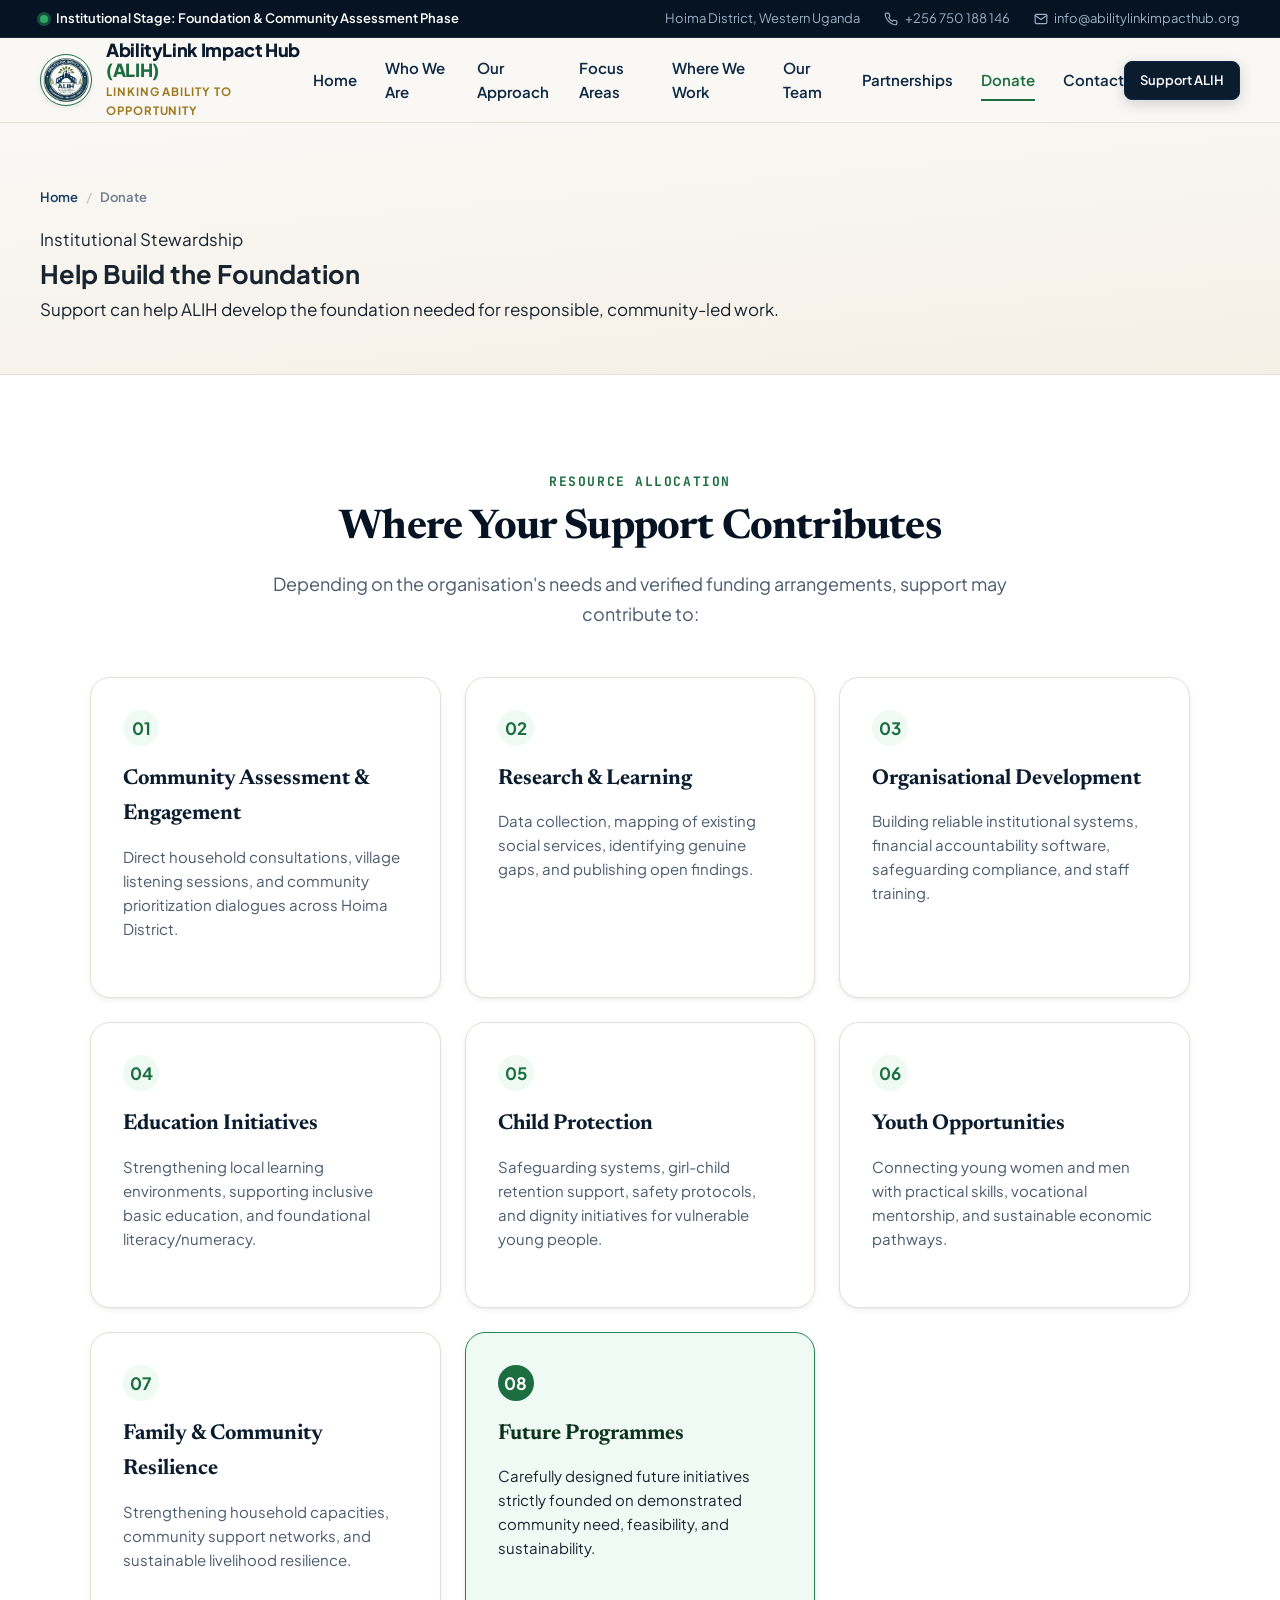
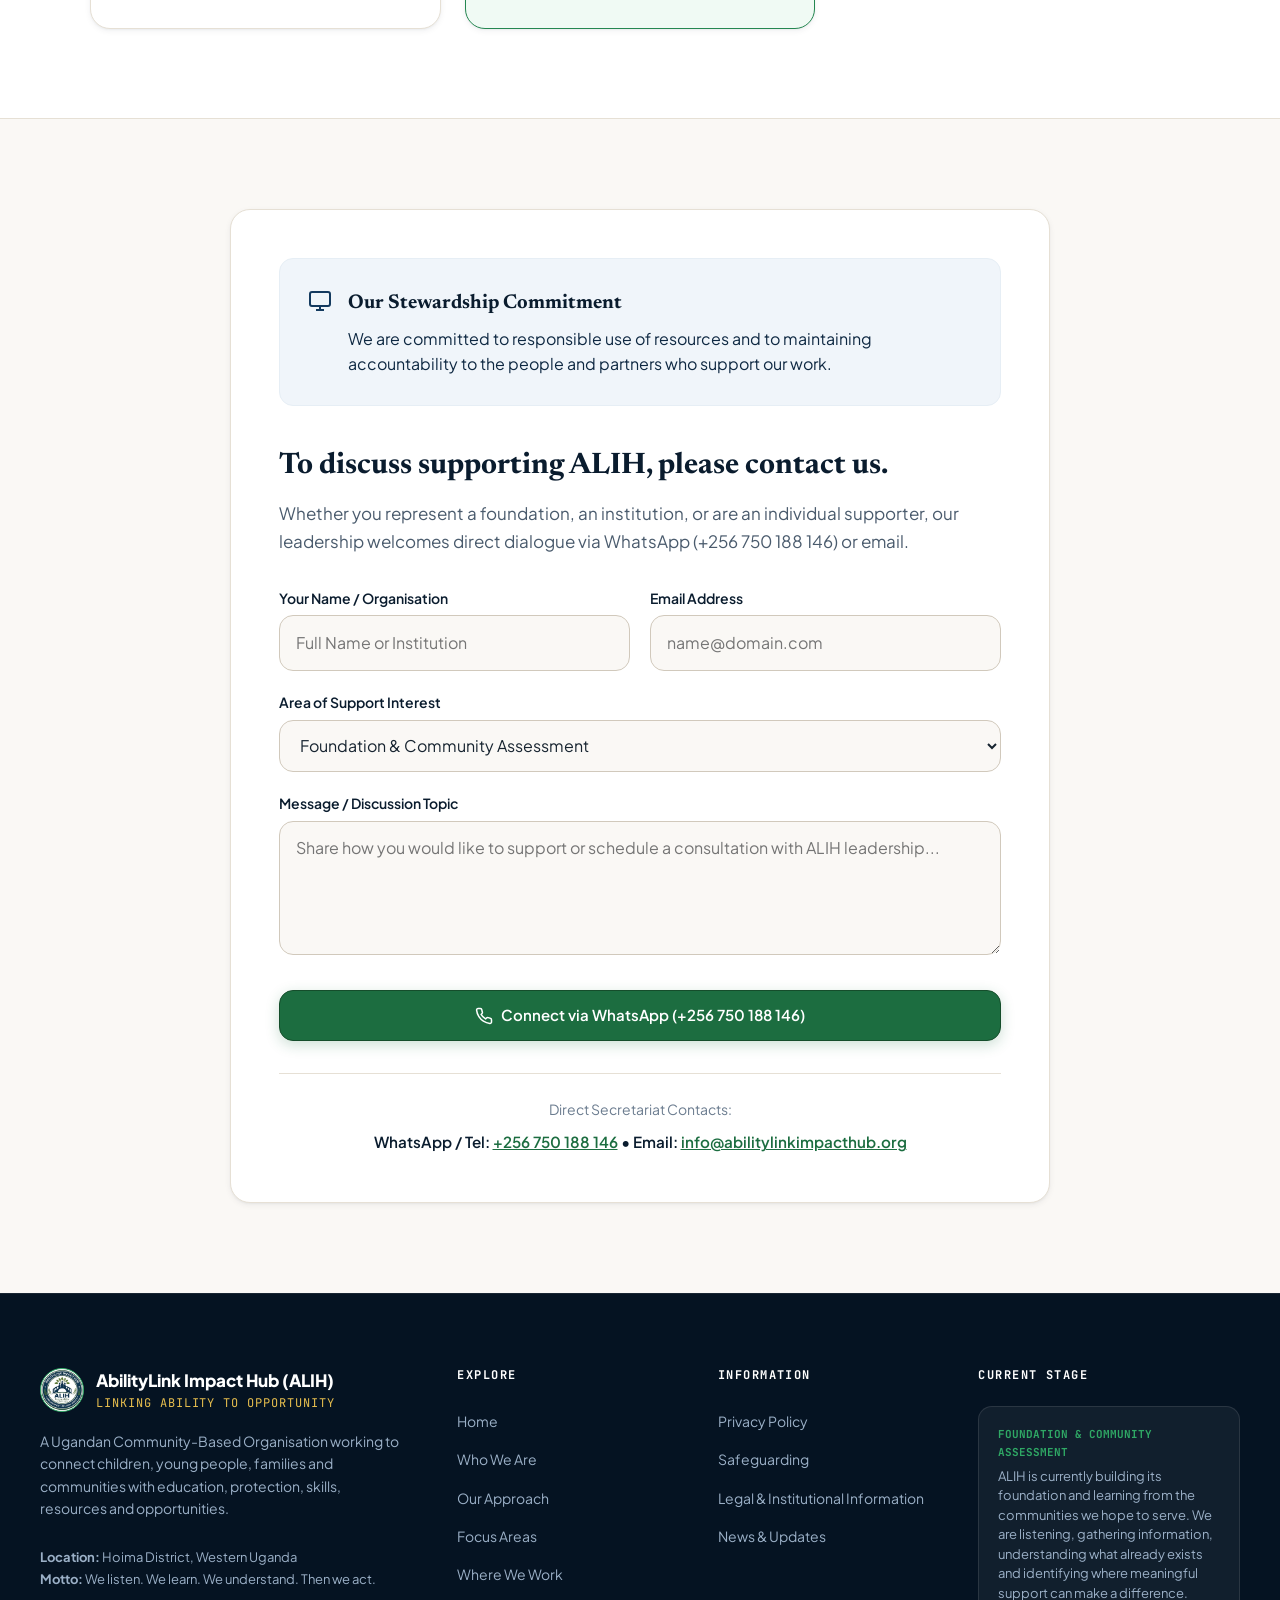
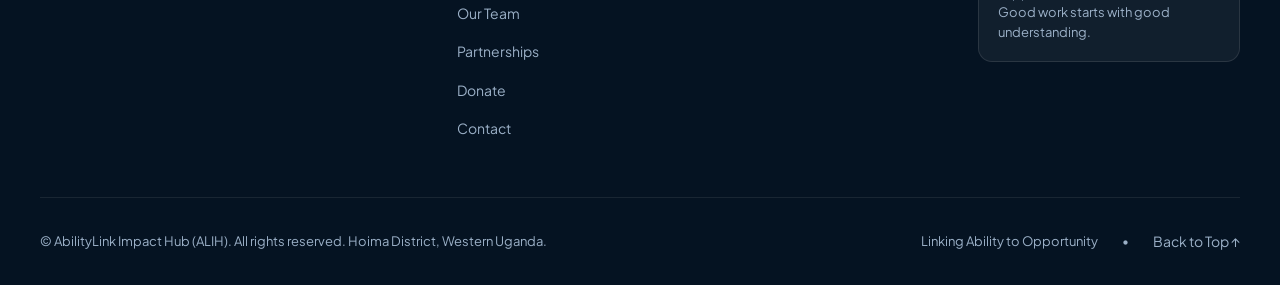
<file: donate.html>
<!DOCTYPE html>
<html lang="en">
<head>
  <meta charset="UTF-8">
  <meta name="viewport" content="width=device-width, initial-scale=1.0, viewport-fit=cover">
  
  <title>Donate &amp; Support | Help Build the Foundation | ALIH</title>
  <meta name="title" content="Donate &amp; Support | AbilityLink Impact Hub (ALIH)">
  <meta name="description" content="Support AbilityLink Impact Hub (ALIH) to develop the foundation needed for responsible, community-led work in Hoima District, Western Uganda. Learn about our commitment to accountability and resource stewardship.">
  <meta name="author" content="AbilityLink Impact Hub">
  <meta name="theme-color" content="#051322">

  <link rel="icon" type="image/x-icon" href="favicon.ico">
  <link rel="icon" type="image/png" sizes="64x64" href="assets/images/favicon.png">

  <link rel="preconnect" href="https://fonts.googleapis.com">
  <link rel="preconnect" href="https://fonts.gstatic.com" crossorigin>
  <link href="https://fonts.googleapis.com/css2?family=JetBrains+Mono:wght@500;600;700&family=Newsreader:ital,opsz,wght@0,6..72,400;0,6..72,500;0,6..72,600;0,6..72,700;1,6..72,400;1,6..72,500;1,6..72,600&family=Plus+Jakarta+Sans:wght@400;500;600;700;800&display=swap" rel="stylesheet">

  <link rel="stylesheet" href="assets/css/styles.css">
</head>
<body>

  <!-- Top Notice Bar -->
  <aside class="top-notice-bar" aria-label="Institutional status">
    <div class="container top-notice-content">
      <div class="phase-indicator">
        <span class="phase-dot" aria-hidden="true"></span>
        <span>Institutional Stage: Foundation &amp; Community Assessment Phase</span>
      </div>
      <div class="top-notice-details">
        <span>Hoima District, Western Uganda</span>
        <a href="https://wa.me/256750188146" class="top-contact-link">
          <svg width="14" height="14" viewBox="0 0 24 24" fill="none" stroke="currentColor" stroke-width="2" stroke-linecap="round" stroke-linejoin="round" aria-hidden="true"><path d="M22 16.92v3a2 2 0 0 1-2.18 2 19.79 19.79 0 0 1-8.63-3.07 19.5 19.5 0 0 1-6-6 19.79 19.79 0 0 1-3.07-8.67A2 2 0 0 1 4.11 2h3a2 2 0 0 1 2 1.72 12.84 12.84 0 0 0 .7 2.81 2 2 0 0 1-.45 2.11L8.09 9.91a16 16 0 0 0 6 6l1.27-1.27a2 2 0 0 1 2.11-.45 12.84 12.84 0 0 0 2.81.7A2 2 0 0 1 22 16.92z"></path></svg>
          <span>+256 750 188 146</span>
        </a>
        <a href="mailto:info@abilitylinkimpacthub.org" class="top-contact-link">
          <svg width="14" height="14" viewBox="0 0 24 24" fill="none" stroke="currentColor" stroke-width="2" stroke-linecap="round" stroke-linejoin="round" aria-hidden="true"><path d="M4 4h16c1.1 0 2 .9 2 2v12c0 1.1-.9 2-2 2H4c-1.1 0-2-.9-2-2V6c0-1.1.9-2 2-2z"></path><polyline points="22,6 12,13 2,6"></polyline></svg>
          <span>info@abilitylinkimpacthub.org</span>
        </a>
      </div>
    </div>
  </aside>

  <!-- Site Header -->
  <header class="site-header" id="site-header">
    <div class="container header-container">
      <a href="index.html" class="brand-link" aria-label="AbilityLink Impact Hub Home">
        <div class="brand-emblem-wrap">
          <img src="assets/images/alih-logo-round.png" alt="ALIH Emblem" class="brand-emblem-img" width="52" height="52">
        </div>
        <div class="brand-text-block">
          <span class="brand-name">AbilityLink Impact Hub <span class="brand-acronym">(ALIH)</span></span>
          <span class="brand-tagline">Linking Ability to Opportunity</span>
        </div>
      </a>

      <nav class="desktop-nav" aria-label="Main Navigation">
        <a href="index.html" class="nav-link">Home</a>
        <a href="about.html" class="nav-link">Who We Are</a>
        <a href="approach.html" class="nav-link">Our Approach</a>
        <a href="strategic-areas.html" class="nav-link">Focus Areas</a>
        <a href="where-we-work.html" class="nav-link">Where We Work</a>
        <a href="team.html" class="nav-link">Our Team</a>
        <a href="partnerships.html" class="nav-link">Partnerships</a>
        <a href="donate.html" class="nav-link active">Donate</a>
        <a href="contact.html" class="nav-link">Contact</a>
      </nav>

      <div class="header-actions">
        <a href="#discuss" class="btn btn-primary btn-sm">Support ALIH</a>
        <button type="button" class="mobile-toggle-btn open-sidebar-trigger" aria-label="Open sidebar" aria-expanded="false">
          <svg width="24" height="24" viewBox="0 0 24 24" fill="none" stroke="currentColor" stroke-width="2.5" stroke-linecap="round" stroke-linejoin="round" aria-hidden="true"><line x1="3" y1="12" x2="21" y2="12"></line><line x1="3" y1="6" x2="21" y2="6"></line><line x1="3" y1="18" x2="21" y2="18"></line></svg>
        </button>
      </div>
    </div>
  </header>

  <!-- Mobile Sidebar Drawer -->
  <div class="mobile-nav-drawer" id="mobile-sidebar" role="dialog" aria-modal="true" aria-label="Navigation Sidebar">
    <div class="mobile-drawer-panel">
      <div class="drawer-header">
        <a href="index.html" class="brand-link">
          <div class="brand-emblem-wrap" style="width:40px; height:40px;">
            <img src="assets/images/alih-logo-round.png" alt="ALIH Emblem" width="40" height="40">
          </div>
          <div class="brand-text-block">
            <span class="brand-name" style="font-size: 1rem;">ALIH</span>
            <span class="brand-tagline" style="font-size: 0.65rem;">Linking Ability to Opportunity</span>
          </div>
        </a>
        <button type="button" class="drawer-close-btn close-sidebar-trigger" aria-label="Close sidebar">
          <svg width="22" height="22" viewBox="0 0 24 24" fill="none" stroke="currentColor" stroke-width="2.5" stroke-linecap="round" stroke-linejoin="round" aria-hidden="true"><line x1="18" y1="6" x2="6" y2="18"></line><line x1="6" y1="6" x2="18" y2="18"></line></svg>
        </button>
      </div>

      <div class="drawer-body">
        <div class="sidebar-stage-badge">
          <span class="phase-dot" aria-hidden="true"></span>
          <div class="sidebar-stage-text">
            <strong>Foundation Stage Active</strong><br>
            <span style="font-size: 0.72rem; font-weight: 500; color: var(--color-emerald-700);">Hoima District, Western Uganda</span>
          </div>
        </div>

        <div class="sidebar-section-group">
          <span class="sidebar-section-title">Explore ALIH</span>
          <a href="index.html" class="sidebar-nav-item">
            <svg viewBox="0 0 24 24" fill="none" stroke="currentColor" stroke-width="2"><path d="m3 9 9-7 9 7v11a2 2 0 0 1-2 2H5a2 2 0 0 1-2-2z"></path></svg>
            <span>Home</span>
          </a>
          <a href="about.html" class="sidebar-nav-item">
            <svg viewBox="0 0 24 24" fill="none" stroke="currentColor" stroke-width="2"><circle cx="12" cy="12" r="10"></circle><line x1="12" y1="16" x2="12" y2="12"></line></svg>
            <span>Who We Are &amp; Values</span>
          </a>
          <a href="approach.html" class="sidebar-nav-item">
            <svg viewBox="0 0 24 24" fill="none" stroke="currentColor" stroke-width="2"><polyline points="22 12 18 12 15 21 9 3 6 12 2 12"></polyline></svg>
            <span>Our Approach</span>
          </a>
          <a href="strategic-areas.html" class="sidebar-nav-item">
            <svg viewBox="0 0 24 24" fill="none" stroke="currentColor" stroke-width="2"><rect x="3" y="3" width="7" height="7"></rect><rect x="14" y="3" width="7" height="7"></rect><rect x="14" y="14" width="7" height="7"></rect><rect x="3" y="14" width="7" height="7"></rect></svg>
            <span>Focus Areas</span>
          </a>
          <a href="where-we-work.html" class="sidebar-nav-item">
            <svg viewBox="0 0 24 24" fill="none" stroke="currentColor" stroke-width="2"><path d="M21 10c0 7-9 13-9 13s-9-6-9-13a9 9 0 0 1 18 0z"></path></svg>
            <span>Where We Work</span>
          </a>
          <a href="team.html" class="sidebar-nav-item">
            <svg viewBox="0 0 24 24" fill="none" stroke="currentColor" stroke-width="2"><path d="M17 21v-2a4 4 0 0 0-4-4H5a4 4 0 0 0-4 4v2"></path><circle cx="9" cy="7" r="4"></circle></svg>
            <span>Our Team</span>
          </a>
          <a href="partnerships.html" class="sidebar-nav-item">
            <svg viewBox="0 0 24 24" fill="none" stroke="currentColor" stroke-width="2"><path d="M16 21v-2a4 4 0 0 0-4-4H6a4 4 0 0 0-4 4v2"></path><circle cx="9" cy="7" r="4"></circle><polyline points="16 11 18 13 22 9"></polyline></svg>
            <span>Partnerships</span>
          </a>
          <a href="donate.html" class="sidebar-nav-item" style="color: var(--color-emerald-700); font-weight: 700;">
            <svg viewBox="0 0 24 24" fill="none" stroke="currentColor" stroke-width="2"><path d="M12 2v20M17 5H9.5a3.5 3.5 0 0 0 0 7h5a3.5 3.5 0 0 1 0 7H6"></path></svg>
            <span>Donate</span>
          </a>
          <a href="contact.html" class="sidebar-nav-item">
            <svg viewBox="0 0 24 24" fill="none" stroke="currentColor" stroke-width="2"><path d="M4 4h16c1.1 0 2 .9 2 2v12c0 1.1-.9 2-2 2H4c-1.1 0-2-.9-2-2V6c0-1.1.9-2 2-2z"></path></svg>
            <span>Contact</span>
          </a>
        </div>
      </div>

      <div class="drawer-footer">
        <a href="#discuss" class="btn btn-emerald" style="width: 100%;">Support ALIH</a>
      </div>
    </div>
  </div>

  <main id="main-content">

    <!-- Subpage Hero -->
    <section class="subpage-hero" aria-labelledby="donate-hero-title">
      <div class="container">
        <nav class="subpage-breadcrumbs" aria-label="Breadcrumbs">
          <a href="index.html">Home</a>
          <span class="sep">/</span>
          <span class="current">Donate</span>
        </nav>
        <span class="subpage-eyebrow">Institutional Stewardship</span>
        <h1 class="subpage-title" id="donate-hero-title">Help Build the Foundation</h1>
        <p class="subpage-lead">
          Support can help ALIH develop the foundation needed for responsible, community-led work.
        </p>
      </div>
    </section>

    <!-- Support Areas Breakdown -->
    <section class="section" style="background: var(--bg-surface);">
      <div class="container">
        <div class="section-header text-center" style="max-width: 820px; margin: 0 auto 3rem;">
          <span class="section-eyebrow">Resource Allocation</span>
          <h2 class="section-title">Where Your Support Contributes</h2>
          <p class="section-subtitle">
            Depending on the organisation's needs and verified funding arrangements, support may contribute to:
          </p>
        </div>

        <div style="display: grid; grid-template-columns: repeat(auto-fit, minmax(280px, 1fr)); gap: 1.5rem; max-width: 1100px; margin: 0 auto;">
          
          <div class="donate-card">
            <div style="width: 36px; height: 36px; border-radius: 50%; background: var(--color-emerald-50); color: var(--color-emerald-700); display: flex; align-items: center; justify-content: center; font-weight: 700; margin-bottom: 1rem;">
              01
            </div>
            <h3 class="donate-card-title">Community Assessment &amp; Engagement</h3>
            <p class="donate-card-desc">
              Direct household consultations, village listening sessions, and community prioritization dialogues across Hoima District.
            </p>
          </div>

          <div class="donate-card">
            <div style="width: 36px; height: 36px; border-radius: 50%; background: var(--color-emerald-50); color: var(--color-emerald-700); display: flex; align-items: center; justify-content: center; font-weight: 700; margin-bottom: 1rem;">
              02
            </div>
            <h3 class="donate-card-title">Research &amp; Learning</h3>
            <p class="donate-card-desc">
              Data collection, mapping of existing social services, identifying genuine gaps, and publishing open findings.
            </p>
          </div>

          <div class="donate-card">
            <div style="width: 36px; height: 36px; border-radius: 50%; background: var(--color-emerald-50); color: var(--color-emerald-700); display: flex; align-items: center; justify-content: center; font-weight: 700; margin-bottom: 1rem;">
              03
            </div>
            <h3 class="donate-card-title">Organisational Development</h3>
            <p class="donate-card-desc">
              Building reliable institutional systems, financial accountability software, safeguarding compliance, and staff training.
            </p>
          </div>

          <div class="donate-card">
            <div style="width: 36px; height: 36px; border-radius: 50%; background: var(--color-emerald-50); color: var(--color-emerald-700); display: flex; align-items: center; justify-content: center; font-weight: 700; margin-bottom: 1rem;">
              04
            </div>
            <h3 class="donate-card-title">Education Initiatives</h3>
            <p class="donate-card-desc">
              Strengthening local learning environments, supporting inclusive basic education, and foundational literacy/numeracy.
            </p>
          </div>

          <div class="donate-card">
            <div style="width: 36px; height: 36px; border-radius: 50%; background: var(--color-emerald-50); color: var(--color-emerald-700); display: flex; align-items: center; justify-content: center; font-weight: 700; margin-bottom: 1rem;">
              05
            </div>
            <h3 class="donate-card-title">Child Protection</h3>
            <p class="donate-card-desc">
              Safeguarding systems, girl-child retention support, safety protocols, and dignity initiatives for vulnerable young people.
            </p>
          </div>

          <div class="donate-card">
            <div style="width: 36px; height: 36px; border-radius: 50%; background: var(--color-emerald-50); color: var(--color-emerald-700); display: flex; align-items: center; justify-content: center; font-weight: 700; margin-bottom: 1rem;">
              06
            </div>
            <h3 class="donate-card-title">Youth Opportunities</h3>
            <p class="donate-card-desc">
              Connecting young women and men with practical skills, vocational mentorship, and sustainable economic pathways.
            </p>
          </div>

          <div class="donate-card">
            <div style="width: 36px; height: 36px; border-radius: 50%; background: var(--color-emerald-50); color: var(--color-emerald-700); display: flex; align-items: center; justify-content: center; font-weight: 700; margin-bottom: 1rem;">
              07
            </div>
            <h3 class="donate-card-title">Family &amp; Community Resilience</h3>
            <p class="donate-card-desc">
              Strengthening household capacities, community support networks, and sustainable livelihood resilience.
            </p>
          </div>

          <div class="donate-card" style="background: var(--color-emerald-50); border-color: var(--color-emerald-600);">
            <div style="width: 36px; height: 36px; border-radius: 50%; background: var(--color-emerald-700); color: #FFFFFF; display: flex; align-items: center; justify-content: center; font-weight: 700; margin-bottom: 1rem;">
              08
            </div>
            <h3 class="donate-card-title" style="color: var(--color-emerald-900);">Future Programmes</h3>
            <p class="donate-card-desc" style="color: var(--color-emerald-950);">
              Carefully designed future initiatives strictly founded on demonstrated community need, feasibility, and sustainability.
            </p>
          </div>

        </div>

      </div>
    </section>

    <!-- Accountability & Dialogue Section -->
    <section class="section" id="discuss" style="background: var(--bg-primary); border-top: 1px solid var(--border-subtle);">
      <div class="container">
        
        <div style="max-width: 820px; margin: 0 auto; background: var(--bg-surface); padding: 3rem; border-radius: var(--radius-lg); border: 1px solid var(--border-subtle); box-shadow: var(--shadow-sm);">
          
          <div style="background: var(--color-navy-50); border: 1px solid var(--color-navy-100); border-radius: var(--radius-md); padding: 1.75rem; margin-bottom: 2.25rem;">
            <div style="display: flex; gap: 1rem; align-items: flex-start;">
              <svg width="24" height="24" viewBox="0 0 24 24" fill="none" stroke="var(--color-navy-700)" stroke-width="2" style="flex-shrink: 0; margin-top: 2px;"><rect x="2" y="3" width="20" height="14" rx="2" ry="2"></rect><line x1="8" y1="21" x2="16" y2="21"></line><line x1="12" y1="17" x2="12" y2="21"></line></svg>
              <div>
                <h3 style="font-family: var(--font-serif); font-size: 1.25rem; color: var(--color-navy-900); margin-bottom: 0.35rem;">
                  Our Stewardship Commitment
                </h3>
                <p style="font-size: 1rem; color: var(--color-navy-800); margin: 0; line-height: 1.6;">
                  We are committed to responsible use of resources and to maintaining accountability to the people and partners who support our work.
                </p>
              </div>
            </div>
          </div>

          <div class="text-center" style="margin-bottom: 2rem;">
            <h2 style="font-family: var(--font-serif); font-size: 1.85rem; color: var(--color-navy-900); margin-bottom: 0.5rem;">
              To discuss supporting ALIH, please contact us.
            </h2>
            <p style="color: var(--text-secondary);">
              Whether you represent a foundation, an institution, or are an individual supporter, our leadership welcomes direct dialogue via WhatsApp (+256 750 188 146) or email.
            </p>
          </div>

          <form id="donate-inquiry-form" class="intake-form">
            <div style="display: grid; grid-template-columns: 1fr 1fr; gap: 1.25rem; margin-bottom: 1.25rem;">
              <div>
                <label for="support-name" style="display: block; font-size: 0.875rem; font-weight: 600; color: var(--color-navy-900); margin-bottom: 0.35rem;">Your Name / Organisation</label>
                <input type="text" id="support-name" class="form-control" placeholder="Full Name or Institution" required>
              </div>
              <div>
                <label for="support-email" style="display: block; font-size: 0.875rem; font-weight: 600; color: var(--color-navy-900); margin-bottom: 0.35rem;">Email Address</label>
                <input type="email" id="support-email" class="form-control" placeholder="name@domain.com" required>
              </div>
            </div>

            <div style="margin-bottom: 1.25rem;">
              <label for="support-area" style="display: block; font-size: 0.875rem; font-weight: 600; color: var(--color-navy-900); margin-bottom: 0.35rem;">Area of Support Interest</label>
              <select id="support-area" class="form-control">
                <option value="Foundation & Community Assessment">Foundation &amp; Community Assessment</option>
                <option value="Organisational Systems & Governance">Organisational Systems &amp; Governance</option>
                <option value="Education Access Initiatives">Education Access Initiatives</option>
                <option value="Girls' Protection & Safeguarding">Girls' Protection &amp; Safeguarding</option>
                <option value="Youth Skills Development">Youth Skills Development</option>
                <option value="Family Resilience & Livelihoods">Family Resilience &amp; Livelihoods</option>
                <option value="General Institutional Support">General Institutional Support</option>
              </select>
            </div>

            <div style="margin-bottom: 1.75rem;">
              <label for="support-message" style="display: block; font-size: 0.875rem; font-weight: 600; color: var(--color-navy-900); margin-bottom: 0.35rem;">Message / Discussion Topic</label>
              <textarea id="support-message" class="form-control" rows="4" placeholder="Share how you would like to support or schedule a consultation with ALIH leadership..." required></textarea>
            </div>

            <button type="submit" class="btn btn-emerald" style="width: 100%; display: flex; align-items: center; justify-content: center; gap: 0.5rem;">
              <svg width="18" height="18" viewBox="0 0 24 24" fill="none" stroke="currentColor" stroke-width="2" stroke-linecap="round" stroke-linejoin="round" aria-hidden="true"><path d="M22 16.92v3a2 2 0 0 1-2.18 2 19.79 19.79 0 0 1-8.63-3.07 19.5 19.5 0 0 1-6-6 19.79 19.79 0 0 1-3.07-8.67A2 2 0 0 1 4.11 2h3a2 2 0 0 1 2 1.72 12.84 12.84 0 0 0 .7 2.81 2 2 0 0 1-.45 2.11L8.09 9.91a16 16 0 0 0 6 6l1.27-1.27a2 2 0 0 1 2.11-.45 12.84 12.84 0 0 0 2.81.7A2 2 0 0 1 22 16.92z"></path></svg>
              <span>Connect via WhatsApp (+256 750 188 146)</span>
            </button>
          </form>

          <div style="margin-top: 2rem; text-align: center; border-top: 1px solid var(--border-subtle); padding-top: 1.5rem;">
            <p style="font-size: 0.875rem; color: var(--text-muted); margin-bottom: 0.5rem;">
              Direct Secretariat Contacts:
            </p>
            <p style="font-size: 0.95rem; font-weight: 600; color: var(--color-navy-900); margin: 0;">
              WhatsApp / Tel: <a href="https://wa.me/256750188146" target="_blank" rel="noopener" style="color: var(--color-emerald-700); text-decoration: underline; font-weight: 600;">+256 750 188 146</a> &bull; 
              Email: <a href="mailto:info@abilitylinkimpacthub.org" style="color: var(--color-emerald-700); text-decoration: underline;">info@abilitylinkimpacthub.org</a>
            </p>
          </div>

        </div>

      </div>
    </section>

  </main>

  <!-- Mobile Bottom App Bar -->
  <nav class="mobile-bottom-bar" aria-label="Mobile quick navigation">
    <div class="mobile-bottom-bar-grid">
      <a href="index.html" class="mobile-tab-btn">
        <svg viewBox="0 0 24 24" fill="none" stroke="currentColor" stroke-width="2"><path d="m3 9 9-7 9 7v11a2 2 0 0 1-2 2H5a2 2 0 0 1-2-2z"></path></svg>
        <span>Home</span>
      </a>
      <a href="about.html" class="mobile-tab-btn">
        <svg viewBox="0 0 24 24" fill="none" stroke="currentColor" stroke-width="2"><circle cx="12" cy="12" r="10"></circle><line x1="12" y1="16" x2="12" y2="12"></line></svg>
        <span>About</span>
      </a>
      <a href="team.html" class="mobile-tab-btn">
        <svg viewBox="0 0 24 24" fill="none" stroke="currentColor" stroke-width="2"><path d="M17 21v-2a4 4 0 0 0-4-4H5a4 4 0 0 0-4 4v2"></path><circle cx="9" cy="7" r="4"></circle></svg>
        <span>Team</span>
      </a>
      <a href="donate.html" class="mobile-tab-btn active highlight">
        <svg viewBox="0 0 24 24" fill="none" stroke="currentColor" stroke-width="2"><path d="M12 2v20M17 5H9.5a3.5 3.5 0 0 0 0 7h5a3.5 3.5 0 0 1 0 7H6"></path></svg>
        <span>Donate</span>
      </a>
      <button type="button" class="mobile-tab-btn open-sidebar-trigger" aria-label="Open full menu">
        <svg viewBox="0 0 24 24" fill="none" stroke="currentColor" stroke-width="2.5"><line x1="3" y1="12" x2="21" y2="12"></line><line x1="3" y1="6" x2="21" y2="6"></line><line x1="3" y1="18" x2="21" y2="18"></line></svg>
        <span>Menu</span>
      </button>
    </div>
  </nav>

  <!-- Site Footer -->
  <footer class="site-footer">
    <div class="container">
      <div class="footer-top-grid">
        
        <div class="footer-brand-col">
          <div class="footer-brand-header">
            <img src="assets/images/alih-logo-round.png" alt="ALIH Emblem" class="footer-logo-img" width="48" height="48">
            <div>
              <div class="footer-brand-title">AbilityLink Impact Hub (ALIH)</div>
              <div class="footer-tagline">Linking Ability to Opportunity</div>
            </div>
          </div>
          <p class="footer-desc">
            A Ugandan Community-Based Organisation working to connect children, young people, families and communities with education, protection, skills, resources and opportunities.
          </p>
          <div style="font-size: 0.8125rem; color: var(--text-inverse-muted); margin-top: 0.75rem;">
            <strong>Location:</strong> Hoima District, Western Uganda<br>
            <strong>Motto:</strong> We listen. We learn. We understand. Then we act.
          </div>
        </div>

        <div>
          <h4 class="footer-col-title">Explore</h4>
          <ul class="footer-links-list">
            <li><a href="index.html" class="footer-link">Home</a></li>
            <li><a href="about.html" class="footer-link">Who We Are</a></li>
            <li><a href="approach.html" class="footer-link">Our Approach</a></li>
            <li><a href="strategic-areas.html" class="footer-link">Focus Areas</a></li>
            <li><a href="where-we-work.html" class="footer-link">Where We Work</a></li>
            <li><a href="team.html" class="footer-link">Our Team</a></li>
            <li><a href="partnerships.html" class="footer-link">Partnerships</a></li>
            <li><a href="donate.html" class="footer-link">Donate</a></li>
            <li><a href="contact.html" class="footer-link">Contact</a></li>
          </ul>
        </div>

        <div>
          <h4 class="footer-col-title">Information</h4>
          <ul class="footer-links-list">
            <li><a href="privacy.html" class="footer-link">Privacy Policy</a></li>
            <li><a href="safeguarding.html" class="footer-link">Safeguarding</a></li>
            <li><a href="legal.html" class="footer-link">Legal &amp; Institutional Information</a></li>
            <li><a href="news.html" class="footer-link">News &amp; Updates</a></li>
          </ul>
        </div>

        <div>
          <h4 class="footer-col-title">Current Stage</h4>
          <div class="footer-stage-box">
            <div class="stage-box-kicker">Foundation &amp; Community Assessment</div>
            <p class="stage-box-text">
              ALIH is currently building its foundation and learning from the communities we hope to serve. We are listening, gathering information, understanding what already exists and identifying where meaningful support can make a difference. Good work starts with good understanding.
            </p>
          </div>
        </div>

      </div>

      <div class="footer-bottom">
        <div class="footer-copy">
          &copy; AbilityLink Impact Hub (ALIH). All rights reserved. Hoima District, Western Uganda.
        </div>
        <div class="footer-legal-links">
          <span>Linking Ability to Opportunity</span>
          <span>&bull;</span>
          <a href="#site-header" class="footer-link">Back to Top &uarr;</a>
        </div>
      </div>
    </div>
  </footer>

  <div class="toast-container" aria-live="polite" aria-atomic="true"></div>
  <script src="assets/js/main.js"></script>
</body>
</html>
</file>
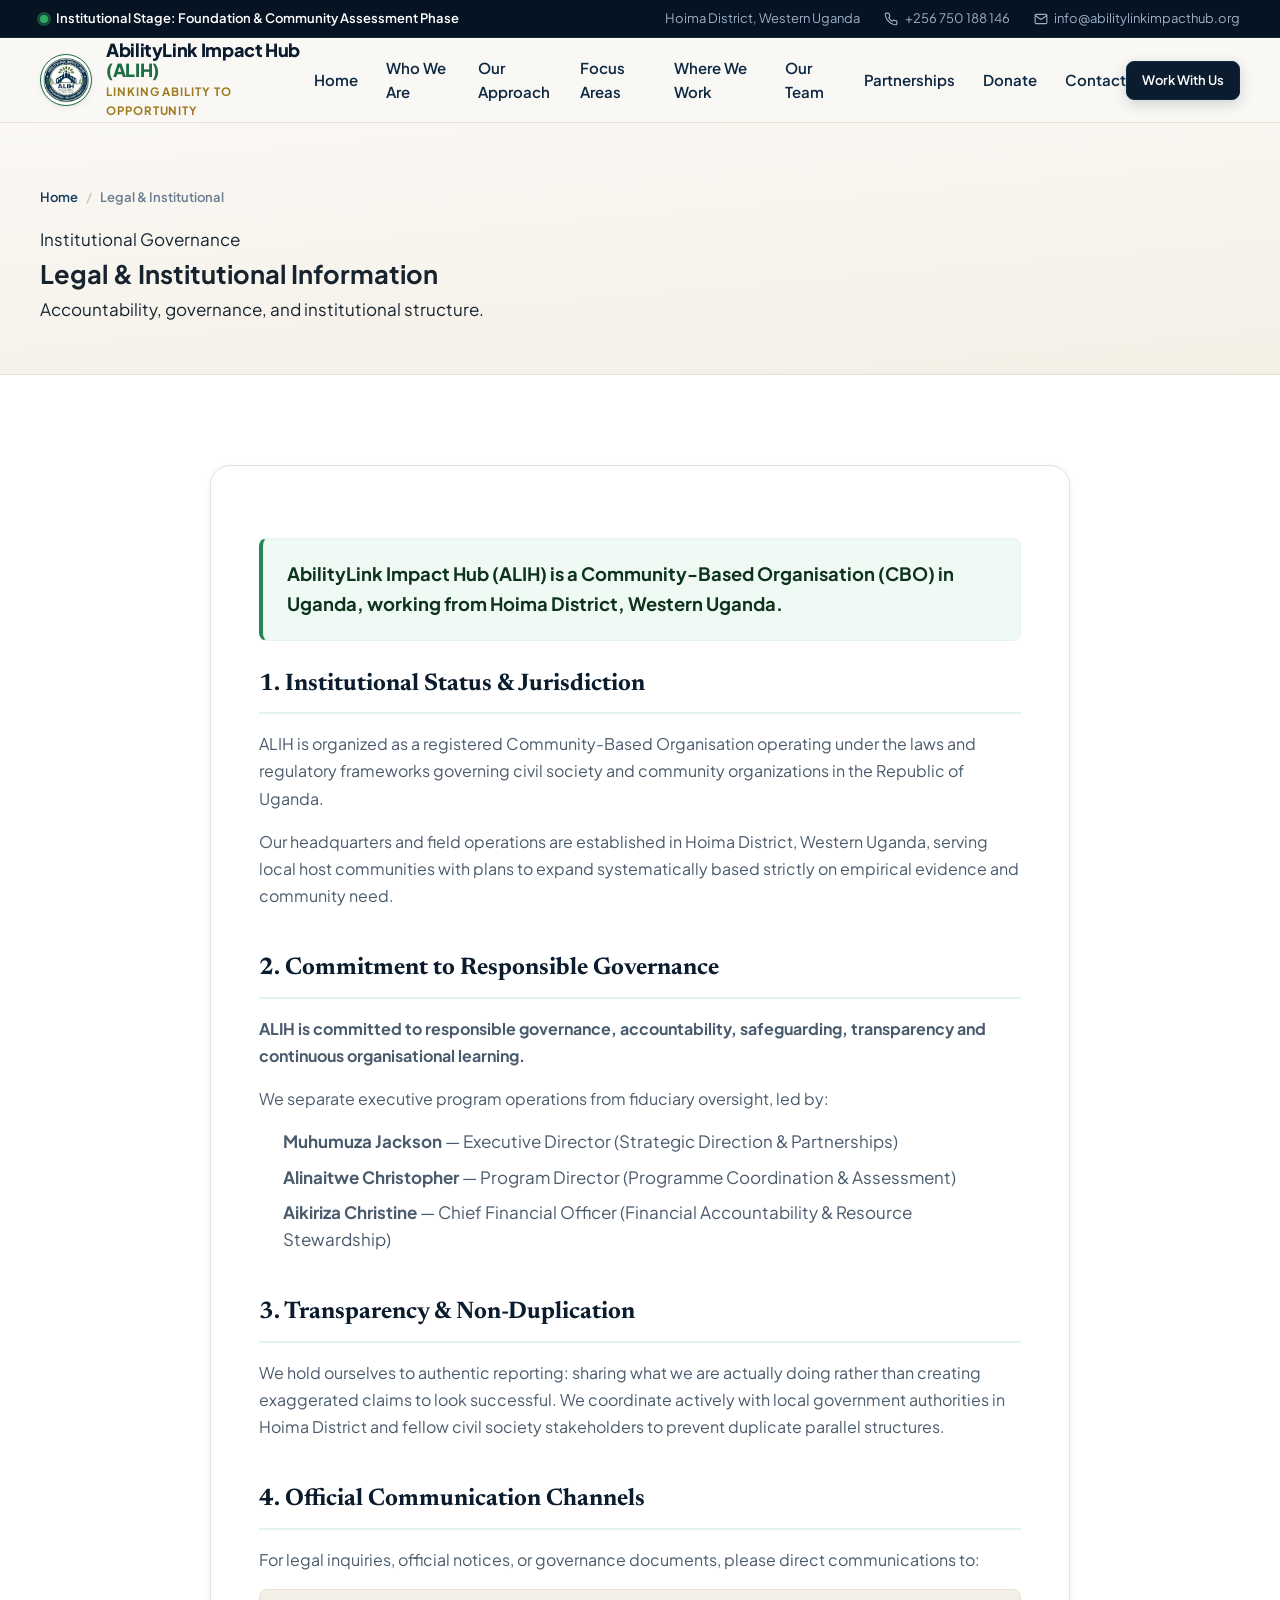
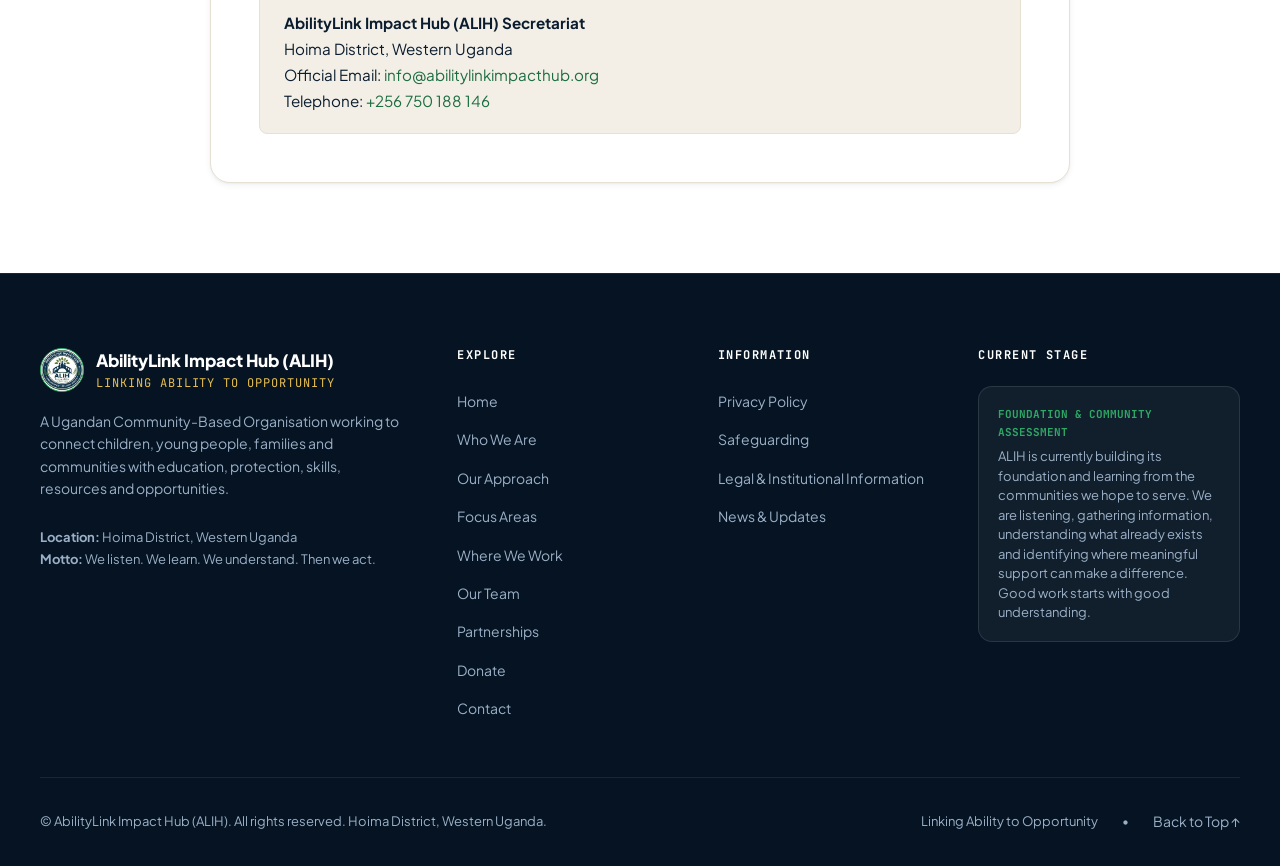
<file: legal.html>
<!DOCTYPE html>
<html lang="en">
<head>
  <meta charset="UTF-8">
  <meta name="viewport" content="width=device-width, initial-scale=1.0, viewport-fit=cover">
  
  <title>Legal &amp; Institutional Information | AbilityLink Impact Hub (ALIH)</title>
  <meta name="title" content="Legal &amp; Institutional Information | AbilityLink Impact Hub (ALIH)">
  <meta name="description" content="Legal and institutional governance information for AbilityLink Impact Hub (ALIH), a Ugandan Community-Based Organisation (CBO) based in Hoima District, Western Uganda.">
  <meta name="author" content="AbilityLink Impact Hub">
  <meta name="theme-color" content="#051322">

  <link rel="icon" type="image/x-icon" href="favicon.ico">
  <link rel="icon" type="image/png" sizes="64x64" href="assets/images/favicon.png">

  <link rel="preconnect" href="https://fonts.googleapis.com">
  <link rel="preconnect" href="https://fonts.gstatic.com" crossorigin>
  <link href="https://fonts.googleapis.com/css2?family=JetBrains+Mono:wght@500;600;700&family=Newsreader:ital,opsz,wght@0,6..72,400;0,6..72,500;0,6..72,600;0,6..72,700;1,6..72,400;1,6..72,500;1,6..72,600&family=Plus+Jakarta+Sans:wght@400;500;600;700;800&display=swap" rel="stylesheet">

  <link rel="stylesheet" href="assets/css/styles.css">
</head>
<body>

  <!-- Top Notice Bar -->
  <aside class="top-notice-bar" aria-label="Institutional status">
    <div class="container top-notice-content">
      <div class="phase-indicator">
        <span class="phase-dot" aria-hidden="true"></span>
        <span>Institutional Stage: Foundation &amp; Community Assessment Phase</span>
      </div>
      <div class="top-notice-details">
        <span>Hoima District, Western Uganda</span>
        <a href="https://wa.me/256750188146" class="top-contact-link">
          <svg width="14" height="14" viewBox="0 0 24 24" fill="none" stroke="currentColor" stroke-width="2" stroke-linecap="round" stroke-linejoin="round" aria-hidden="true"><path d="M22 16.92v3a2 2 0 0 1-2.18 2 19.79 19.79 0 0 1-8.63-3.07 19.5 19.5 0 0 1-6-6 19.79 19.79 0 0 1-3.07-8.67A2 2 0 0 1 4.11 2h3a2 2 0 0 1 2 1.72 12.84 12.84 0 0 0 .7 2.81 2 2 0 0 1-.45 2.11L8.09 9.91a16 16 0 0 0 6 6l1.27-1.27a2 2 0 0 1 2.11-.45 12.84 12.84 0 0 0 2.81.7A2 2 0 0 1 22 16.92z"></path></svg>
          <span>+256 750 188 146</span>
        </a>
        <a href="mailto:info@abilitylinkimpacthub.org" class="top-contact-link">
          <svg width="14" height="14" viewBox="0 0 24 24" fill="none" stroke="currentColor" stroke-width="2" stroke-linecap="round" stroke-linejoin="round" aria-hidden="true"><path d="M4 4h16c1.1 0 2 .9 2 2v12c0 1.1-.9 2-2 2H4c-1.1 0-2-.9-2-2V6c0-1.1.9-2 2-2z"></path><polyline points="22,6 12,13 2,6"></polyline></svg>
          <span>info@abilitylinkimpacthub.org</span>
        </a>
      </div>
    </div>
  </aside>

  <!-- Site Header -->
  <header class="site-header" id="site-header">
    <div class="container header-container">
      <a href="index.html" class="brand-link" aria-label="AbilityLink Impact Hub Home">
        <div class="brand-emblem-wrap">
          <img src="assets/images/alih-logo-round.png" alt="ALIH Emblem" class="brand-emblem-img" width="52" height="52">
        </div>
        <div class="brand-text-block">
          <span class="brand-name">AbilityLink Impact Hub <span class="brand-acronym">(ALIH)</span></span>
          <span class="brand-tagline">Linking Ability to Opportunity</span>
        </div>
      </a>

      <nav class="desktop-nav" aria-label="Main Navigation">
        <a href="index.html" class="nav-link">Home</a>
        <a href="about.html" class="nav-link">Who We Are</a>
        <a href="approach.html" class="nav-link">Our Approach</a>
        <a href="strategic-areas.html" class="nav-link">Focus Areas</a>
        <a href="where-we-work.html" class="nav-link">Where We Work</a>
        <a href="team.html" class="nav-link">Our Team</a>
        <a href="partnerships.html" class="nav-link">Partnerships</a>
        <a href="donate.html" class="nav-link">Donate</a>
        <a href="contact.html" class="nav-link">Contact</a>
      </nav>

      <div class="header-actions">
        <a href="partnerships.html" class="btn btn-primary btn-sm">Work With Us</a>
        <button type="button" class="mobile-toggle-btn open-sidebar-trigger" aria-label="Open sidebar" aria-expanded="false">
          <svg width="24" height="24" viewBox="0 0 24 24" fill="none" stroke="currentColor" stroke-width="2.5" stroke-linecap="round" stroke-linejoin="round" aria-hidden="true"><line x1="3" y1="12" x2="21" y2="12"></line><line x1="3" y1="6" x2="21" y2="6"></line><line x1="3" y1="18" x2="21" y2="18"></line></svg>
        </button>
      </div>
    </div>
  </header>

  <!-- Mobile Sidebar Drawer -->
  <div class="mobile-nav-drawer" id="mobile-sidebar" role="dialog" aria-modal="true" aria-label="Navigation Sidebar">
    <div class="mobile-drawer-panel">
      <div class="drawer-header">
        <a href="index.html" class="brand-link">
          <div class="brand-emblem-wrap" style="width:40px; height:40px;">
            <img src="assets/images/alih-logo-round.png" alt="ALIH Emblem" width="40" height="40">
          </div>
          <div class="brand-text-block">
            <span class="brand-name" style="font-size: 1rem;">ALIH</span>
            <span class="brand-tagline" style="font-size: 0.65rem;">Linking Ability to Opportunity</span>
          </div>
        </a>
        <button type="button" class="drawer-close-btn close-sidebar-trigger" aria-label="Close sidebar">
          <svg width="22" height="22" viewBox="0 0 24 24" fill="none" stroke="currentColor" stroke-width="2.5" stroke-linecap="round" stroke-linejoin="round" aria-hidden="true"><line x1="18" y1="6" x2="6" y2="18"></line><line x1="6" y1="6" x2="18" y2="18"></line></svg>
        </button>
      </div>

      <div class="drawer-body">
        <div class="sidebar-stage-badge">
          <span class="phase-dot" aria-hidden="true"></span>
          <div class="sidebar-stage-text">
            <strong>Foundation Stage Active</strong><br>
            <span style="font-size: 0.72rem; font-weight: 500; color: var(--color-emerald-700);">Hoima District, Western Uganda</span>
          </div>
        </div>

        <div class="sidebar-section-group">
          <span class="sidebar-section-title">Explore ALIH</span>
          <a href="index.html" class="sidebar-nav-item">
            <svg viewBox="0 0 24 24" fill="none" stroke="currentColor" stroke-width="2"><path d="m3 9 9-7 9 7v11a2 2 0 0 1-2 2H5a2 2 0 0 1-2-2z"></path></svg>
            <span>Home</span>
          </a>
          <a href="about.html" class="sidebar-nav-item">
            <svg viewBox="0 0 24 24" fill="none" stroke="currentColor" stroke-width="2"><circle cx="12" cy="12" r="10"></circle><line x1="12" y1="16" x2="12" y2="12"></line></svg>
            <span>Who We Are &amp; Values</span>
          </a>
          <a href="approach.html" class="sidebar-nav-item">
            <svg viewBox="0 0 24 24" fill="none" stroke="currentColor" stroke-width="2"><polyline points="22 12 18 12 15 21 9 3 6 12 2 12"></polyline></svg>
            <span>Our Approach</span>
          </a>
          <a href="strategic-areas.html" class="sidebar-nav-item">
            <svg viewBox="0 0 24 24" fill="none" stroke="currentColor" stroke-width="2"><rect x="3" y="3" width="7" height="7"></rect><rect x="14" y="3" width="7" height="7"></rect><rect x="14" y="14" width="7" height="7"></rect><rect x="3" y="14" width="7" height="7"></rect></svg>
            <span>Focus Areas</span>
          </a>
          <a href="where-we-work.html" class="sidebar-nav-item">
            <svg viewBox="0 0 24 24" fill="none" stroke="currentColor" stroke-width="2"><path d="M21 10c0 7-9 13-9 13s-9-6-9-13a9 9 0 0 1 18 0z"></path></svg>
            <span>Where We Work</span>
          </a>
          <a href="team.html" class="sidebar-nav-item">
            <svg viewBox="0 0 24 24" fill="none" stroke="currentColor" stroke-width="2"><path d="M17 21v-2a4 4 0 0 0-4-4H5a4 4 0 0 0-4 4v2"></path><circle cx="9" cy="7" r="4"></circle></svg>
            <span>Our Team</span>
          </a>
          <a href="partnerships.html" class="sidebar-nav-item">
            <svg viewBox="0 0 24 24" fill="none" stroke="currentColor" stroke-width="2"><path d="M16 21v-2a4 4 0 0 0-4-4H6a4 4 0 0 0-4 4v2"></path><circle cx="9" cy="7" r="4"></circle><polyline points="16 11 18 13 22 9"></polyline></svg>
            <span>Partnerships</span>
          </a>
          <a href="donate.html" class="sidebar-nav-item">
            <svg viewBox="0 0 24 24" fill="none" stroke="currentColor" stroke-width="2"><path d="M12 2v20M17 5H9.5a3.5 3.5 0 0 0 0 7h5a3.5 3.5 0 0 1 0 7H6"></path></svg>
            <span>Donate</span>
          </a>
          <a href="contact.html" class="sidebar-nav-item">
            <svg viewBox="0 0 24 24" fill="none" stroke="currentColor" stroke-width="2"><path d="M4 4h16c1.1 0 2 .9 2 2v12c0 1.1-.9 2-2 2H4c-1.1 0-2-.9-2-2V6c0-1.1.9-2 2-2z"></path></svg>
            <span>Contact</span>
          </a>
        </div>
      </div>

      <div class="drawer-footer">
        <a href="partnerships.html" class="btn btn-emerald" style="width: 100%;">Work With Us</a>
      </div>
    </div>
  </div>

  <main id="main-content">

    <!-- Subpage Hero -->
    <section class="subpage-hero" aria-labelledby="legal-hero-title">
      <div class="container">
        <nav class="subpage-breadcrumbs" aria-label="Breadcrumbs">
          <a href="index.html">Home</a>
          <span class="sep">/</span>
          <span class="current">Legal &amp; Institutional</span>
        </nav>
        <span class="subpage-eyebrow">Institutional Governance</span>
        <h1 class="subpage-title" id="legal-hero-title">Legal &amp; Institutional Information</h1>
        <p class="subpage-lead">
          Accountability, governance, and institutional structure.
        </p>
      </div>
    </section>

    <!-- Content -->
    <section class="section" style="background: var(--bg-surface);">
      <div class="container">
        
        <article class="policy-container">
          
          <div class="policy-box-alert">
            <p style="margin: 0; font-weight: 700; color: var(--color-emerald-900); font-size: 1.15rem;">
              AbilityLink Impact Hub (ALIH) is a Community-Based Organisation (CBO) in Uganda, working from Hoima District, Western Uganda.
            </p>
          </div>

          <div class="policy-block">
            <h2 class="policy-h2">1. Institutional Status &amp; Jurisdiction</h2>
            <p class="policy-p">
              ALIH is organized as a registered Community-Based Organisation operating under the laws and regulatory frameworks governing civil society and community organizations in the Republic of Uganda.
            </p>
            <p class="policy-p">
              Our headquarters and field operations are established in Hoima District, Western Uganda, serving local host communities with plans to expand systematically based strictly on empirical evidence and community need.
            </p>
          </div>

          <div class="policy-block">
            <h2 class="policy-h2">2. Commitment to Responsible Governance</h2>
            <p class="policy-p">
              <strong>ALIH is committed to responsible governance, accountability, safeguarding, transparency and continuous organisational learning.</strong>
            </p>
            <p class="policy-p">
              We separate executive program operations from fiduciary oversight, led by:
            </p>
            <ul class="policy-list">
              <li><strong>Muhumuza Jackson</strong> — Executive Director (Strategic Direction &amp; Partnerships)</li>
              <li><strong>Alinaitwe Christopher</strong> — Program Director (Programme Coordination &amp; Assessment)</li>
              <li><strong>Aikiriza Christine</strong> — Chief Financial Officer (Financial Accountability &amp; Resource Stewardship)</li>
            </ul>
          </div>

          <div class="policy-block">
            <h2 class="policy-h2">3. Transparency &amp; Non-Duplication</h2>
            <p class="policy-p">
              We hold ourselves to authentic reporting: sharing what we are actually doing rather than creating exaggerated claims to look successful. We coordinate actively with local government authorities in Hoima District and fellow civil society stakeholders to prevent duplicate parallel structures.
            </p>
          </div>

          <div class="policy-block">
            <h2 class="policy-h2">4. Official Communication Channels</h2>
            <p class="policy-p">
              For legal inquiries, official notices, or governance documents, please direct communications to:
            </p>
            <div style="background: var(--bg-subtle); padding: 1.25rem 1.5rem; border-radius: var(--radius-sm); border: 1px solid var(--border-subtle);">
              <p style="margin: 0; color: var(--color-navy-900); font-size: 0.95rem; line-height: 1.7;">
                <strong>AbilityLink Impact Hub (ALIH) Secretariat</strong><br>
                Hoima District, Western Uganda<br>
                Official Email: <a href="mailto:info@abilitylinkimpacthub.org" style="color: var(--color-emerald-700);">info@abilitylinkimpacthub.org</a><br>
                Telephone: <a href="https://wa.me/256750188146" style="color: var(--color-emerald-700);">+256 750 188 146</a>
              </p>
            </div>
          </div>

        </article>

      </div>
    </section>

  </main>

  <!-- Mobile Bottom App Bar -->
  <nav class="mobile-bottom-bar" aria-label="Mobile quick navigation">
    <div class="mobile-bottom-bar-grid">
      <a href="index.html" class="mobile-tab-btn">
        <svg viewBox="0 0 24 24" fill="none" stroke="currentColor" stroke-width="2"><path d="m3 9 9-7 9 7v11a2 2 0 0 1-2 2H5a2 2 0 0 1-2-2z"></path></svg>
        <span>Home</span>
      </a>
      <a href="about.html" class="mobile-tab-btn">
        <svg viewBox="0 0 24 24" fill="none" stroke="currentColor" stroke-width="2"><circle cx="12" cy="12" r="10"></circle><line x1="12" y1="16" x2="12" y2="12"></line></svg>
        <span>About</span>
      </a>
      <a href="team.html" class="mobile-tab-btn">
        <svg viewBox="0 0 24 24" fill="none" stroke="currentColor" stroke-width="2"><path d="M17 21v-2a4 4 0 0 0-4-4H5a4 4 0 0 0-4 4v2"></path><circle cx="9" cy="7" r="4"></circle></svg>
        <span>Team</span>
      </a>
      <a href="contact.html" class="mobile-tab-btn highlight">
        <svg viewBox="0 0 24 24" fill="none" stroke="currentColor" stroke-width="2"><path d="M4 4h16c1.1 0 2 .9 2 2v12c0 1.1-.9 2-2 2H4c-1.1 0-2-.9-2-2V6c0-1.1.9-2 2-2z"></path></svg>
        <span>Contact</span>
      </a>
      <button type="button" class="mobile-tab-btn open-sidebar-trigger" aria-label="Open full menu">
        <svg viewBox="0 0 24 24" fill="none" stroke="currentColor" stroke-width="2.5"><line x1="3" y1="12" x2="21" y2="12"></line><line x1="3" y1="6" x2="21" y2="6"></line><line x1="3" y1="18" x2="21" y2="18"></line></svg>
        <span>Menu</span>
      </button>
    </div>
  </nav>

  <!-- Site Footer -->
  <footer class="site-footer">
    <div class="container">
      <div class="footer-top-grid">
        
        <div class="footer-brand-col">
          <div class="footer-brand-header">
            <img src="assets/images/alih-logo-round.png" alt="ALIH Emblem" class="footer-logo-img" width="48" height="48">
            <div>
              <div class="footer-brand-title">AbilityLink Impact Hub (ALIH)</div>
              <div class="footer-tagline">Linking Ability to Opportunity</div>
            </div>
          </div>
          <p class="footer-desc">
            A Ugandan Community-Based Organisation working to connect children, young people, families and communities with education, protection, skills, resources and opportunities.
          </p>
          <div style="font-size: 0.8125rem; color: var(--text-inverse-muted); margin-top: 0.75rem;">
            <strong>Location:</strong> Hoima District, Western Uganda<br>
            <strong>Motto:</strong> We listen. We learn. We understand. Then we act.
          </div>
        </div>

        <div>
          <h4 class="footer-col-title">Explore</h4>
          <ul class="footer-links-list">
            <li><a href="index.html" class="footer-link">Home</a></li>
            <li><a href="about.html" class="footer-link">Who We Are</a></li>
            <li><a href="approach.html" class="footer-link">Our Approach</a></li>
            <li><a href="strategic-areas.html" class="footer-link">Focus Areas</a></li>
            <li><a href="where-we-work.html" class="footer-link">Where We Work</a></li>
            <li><a href="team.html" class="footer-link">Our Team</a></li>
            <li><a href="partnerships.html" class="footer-link">Partnerships</a></li>
            <li><a href="donate.html" class="footer-link">Donate</a></li>
            <li><a href="contact.html" class="footer-link">Contact</a></li>
          </ul>
        </div>

        <div>
          <h4 class="footer-col-title">Information</h4>
          <ul class="footer-links-list">
            <li><a href="privacy.html" class="footer-link">Privacy Policy</a></li>
            <li><a href="safeguarding.html" class="footer-link">Safeguarding</a></li>
            <li><a href="legal.html" class="footer-link">Legal &amp; Institutional Information</a></li>
            <li><a href="news.html" class="footer-link">News &amp; Updates</a></li>
          </ul>
        </div>

        <div>
          <h4 class="footer-col-title">Current Stage</h4>
          <div class="footer-stage-box">
            <div class="stage-box-kicker">Foundation &amp; Community Assessment</div>
            <p class="stage-box-text">
              ALIH is currently building its foundation and learning from the communities we hope to serve. We are listening, gathering information, understanding what already exists and identifying where meaningful support can make a difference. Good work starts with good understanding.
            </p>
          </div>
        </div>

      </div>

      <div class="footer-bottom">
        <div class="footer-copy">
          &copy; AbilityLink Impact Hub (ALIH). All rights reserved. Hoima District, Western Uganda.
        </div>
        <div class="footer-legal-links">
          <span>Linking Ability to Opportunity</span>
          <span>&bull;</span>
          <a href="#site-header" class="footer-link">Back to Top &uarr;</a>
        </div>
      </div>
    </div>
  </footer>

  <div class="toast-container" aria-live="polite" aria-atomic="true"></div>
  <script src="assets/js/main.js"></script>
</body>
</html>
</file>
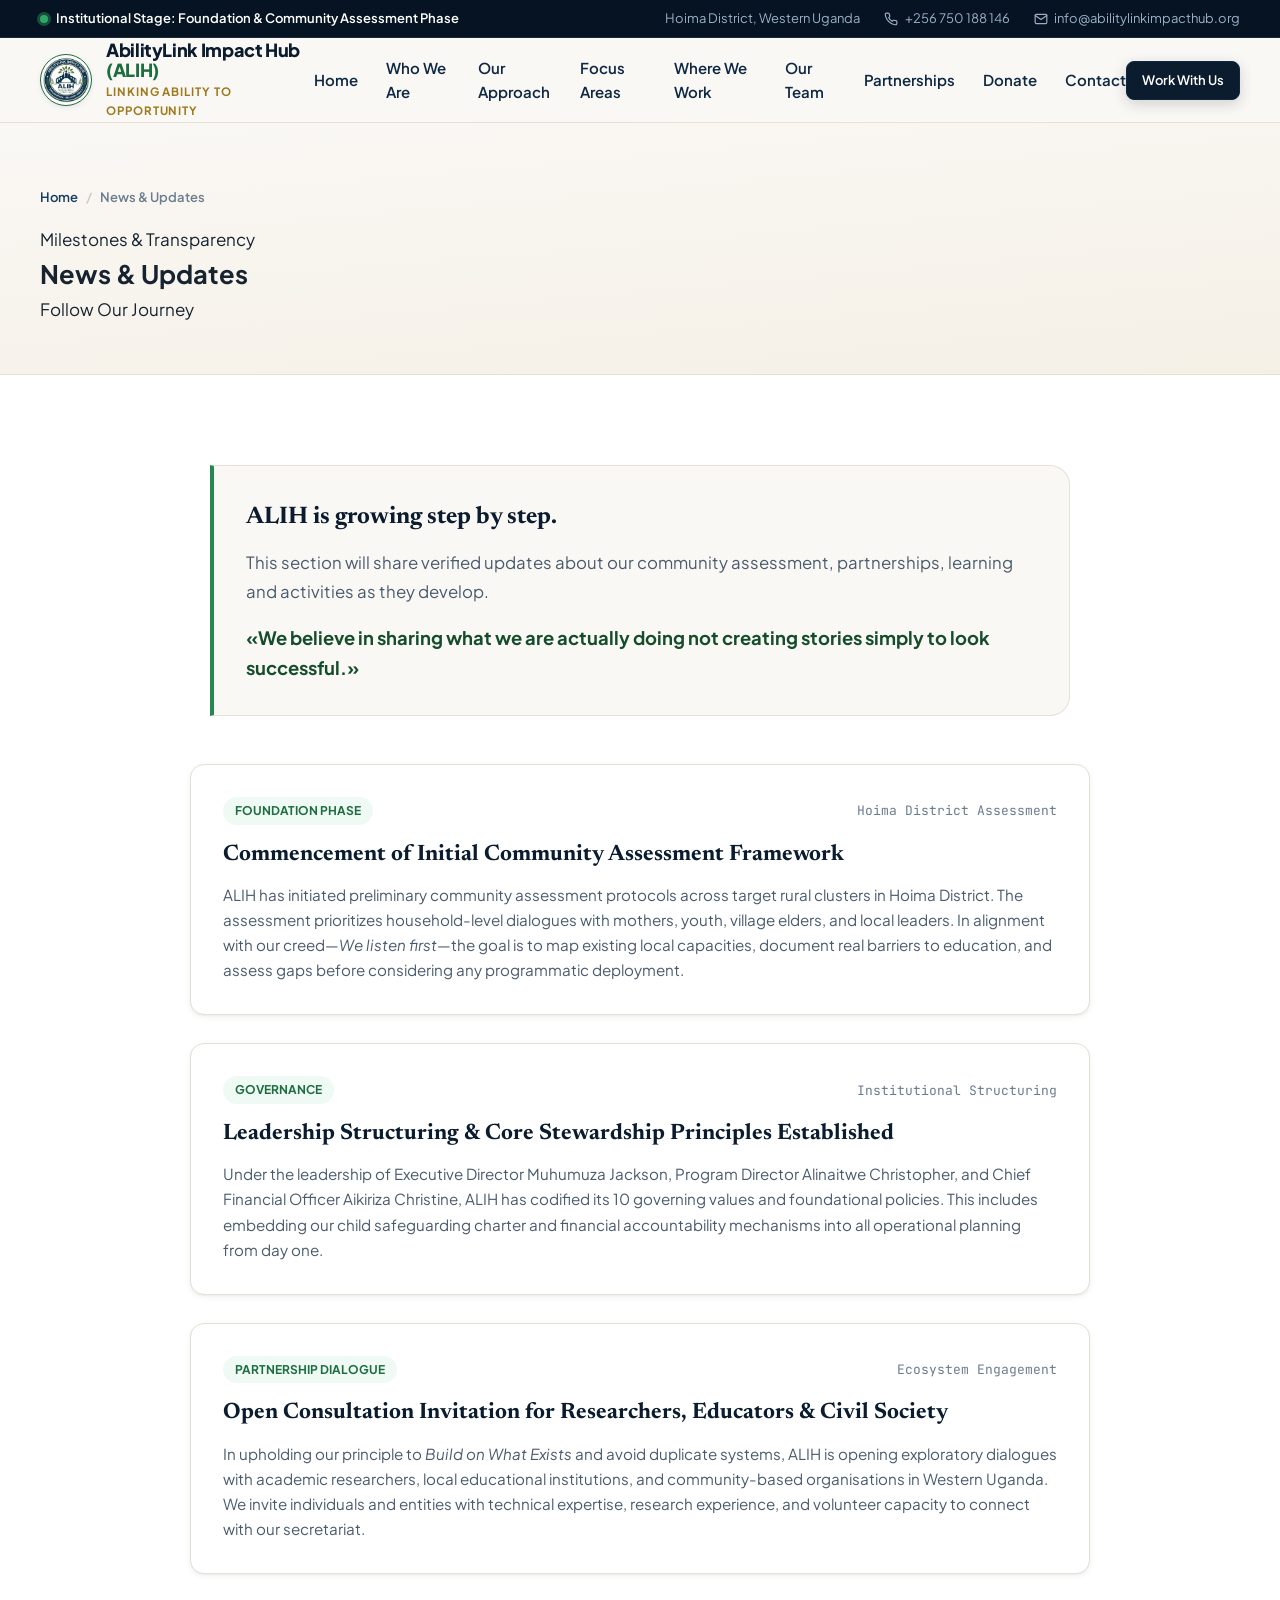
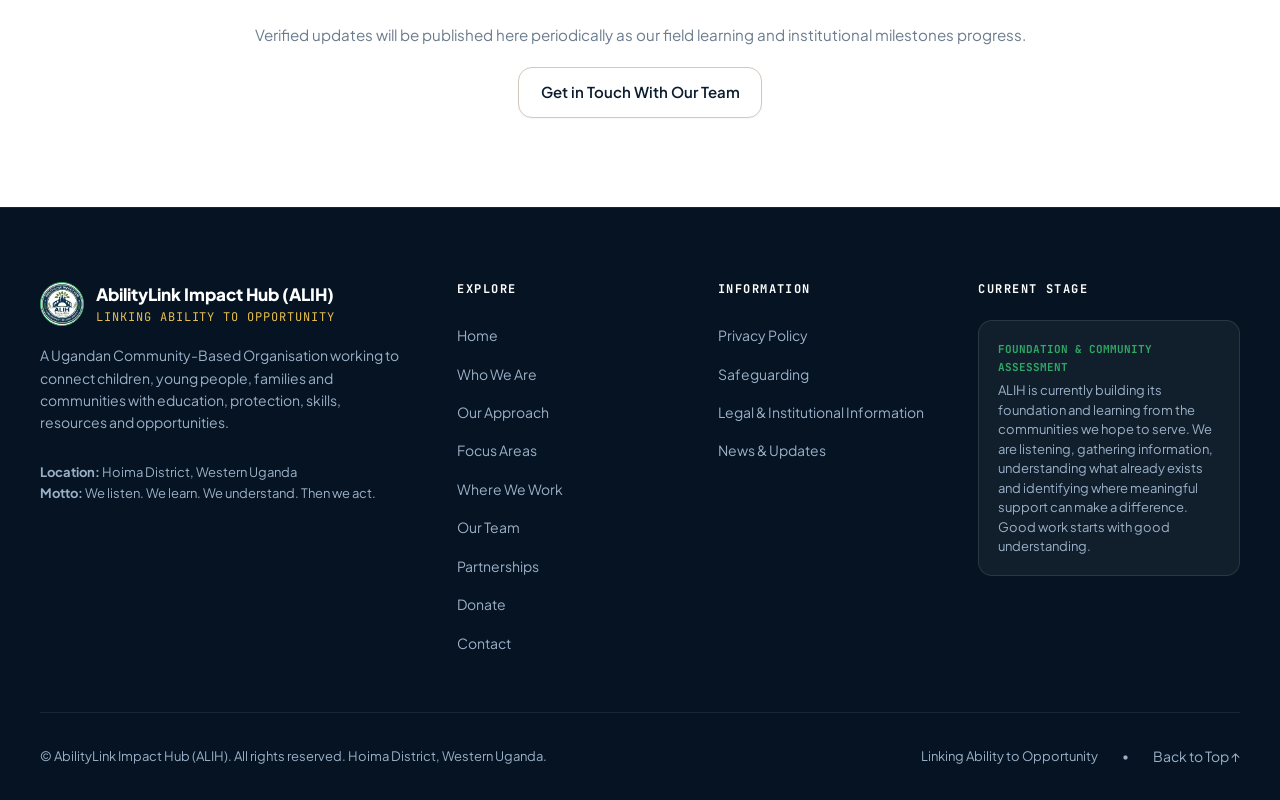
<file: news.html>
<!DOCTYPE html>
<html lang="en">
<head>
  <meta charset="UTF-8">
  <meta name="viewport" content="width=device-width, initial-scale=1.0, viewport-fit=cover">
  
  <title>News &amp; Updates | Follow Our Journey | AbilityLink Impact Hub (ALIH)</title>
  <meta name="title" content="News &amp; Updates | AbilityLink Impact Hub (ALIH)">
  <meta name="description" content="Follow the verified journey and milestones of AbilityLink Impact Hub (ALIH) in Hoima District, Western Uganda: community assessment progress, learning insights, and institutional growth.">
  <meta name="author" content="AbilityLink Impact Hub">
  <meta name="theme-color" content="#051322">

  <link rel="icon" type="image/x-icon" href="favicon.ico">
  <link rel="icon" type="image/png" sizes="64x64" href="assets/images/favicon.png">

  <link rel="preconnect" href="https://fonts.googleapis.com">
  <link rel="preconnect" href="https://fonts.gstatic.com" crossorigin>
  <link href="https://fonts.googleapis.com/css2?family=JetBrains+Mono:wght@500;600;700&family=Newsreader:ital,opsz,wght@0,6..72,400;0,6..72,500;0,6..72,600;0,6..72,700;1,6..72,400;1,6..72,500;1,6..72,600&family=Plus+Jakarta+Sans:wght@400;500;600;700;800&display=swap" rel="stylesheet">

  <link rel="stylesheet" href="assets/css/styles.css">
</head>
<body>

  <!-- Top Notice Bar -->
  <aside class="top-notice-bar" aria-label="Institutional status">
    <div class="container top-notice-content">
      <div class="phase-indicator">
        <span class="phase-dot" aria-hidden="true"></span>
        <span>Institutional Stage: Foundation &amp; Community Assessment Phase</span>
      </div>
      <div class="top-notice-details">
        <span>Hoima District, Western Uganda</span>
        <a href="https://wa.me/256750188146" class="top-contact-link">
          <svg width="14" height="14" viewBox="0 0 24 24" fill="none" stroke="currentColor" stroke-width="2" stroke-linecap="round" stroke-linejoin="round" aria-hidden="true"><path d="M22 16.92v3a2 2 0 0 1-2.18 2 19.79 19.79 0 0 1-8.63-3.07 19.5 19.5 0 0 1-6-6 19.79 19.79 0 0 1-3.07-8.67A2 2 0 0 1 4.11 2h3a2 2 0 0 1 2 1.72 12.84 12.84 0 0 0 .7 2.81 2 2 0 0 1-.45 2.11L8.09 9.91a16 16 0 0 0 6 6l1.27-1.27a2 2 0 0 1 2.11-.45 12.84 12.84 0 0 0 2.81.7A2 2 0 0 1 22 16.92z"></path></svg>
          <span>+256 750 188 146</span>
        </a>
        <a href="mailto:info@abilitylinkimpacthub.org" class="top-contact-link">
          <svg width="14" height="14" viewBox="0 0 24 24" fill="none" stroke="currentColor" stroke-width="2" stroke-linecap="round" stroke-linejoin="round" aria-hidden="true"><path d="M4 4h16c1.1 0 2 .9 2 2v12c0 1.1-.9 2-2 2H4c-1.1 0-2-.9-2-2V6c0-1.1.9-2 2-2z"></path><polyline points="22,6 12,13 2,6"></polyline></svg>
          <span>info@abilitylinkimpacthub.org</span>
        </a>
      </div>
    </div>
  </aside>

  <!-- Site Header -->
  <header class="site-header" id="site-header">
    <div class="container header-container">
      <a href="index.html" class="brand-link" aria-label="AbilityLink Impact Hub Home">
        <div class="brand-emblem-wrap">
          <img src="assets/images/alih-logo-round.png" alt="ALIH Emblem" class="brand-emblem-img" width="52" height="52">
        </div>
        <div class="brand-text-block">
          <span class="brand-name">AbilityLink Impact Hub <span class="brand-acronym">(ALIH)</span></span>
          <span class="brand-tagline">Linking Ability to Opportunity</span>
        </div>
      </a>

      <nav class="desktop-nav" aria-label="Main Navigation">
        <a href="index.html" class="nav-link">Home</a>
        <a href="about.html" class="nav-link">Who We Are</a>
        <a href="approach.html" class="nav-link">Our Approach</a>
        <a href="strategic-areas.html" class="nav-link">Focus Areas</a>
        <a href="where-we-work.html" class="nav-link">Where We Work</a>
        <a href="team.html" class="nav-link">Our Team</a>
        <a href="partnerships.html" class="nav-link">Partnerships</a>
        <a href="donate.html" class="nav-link">Donate</a>
        <a href="contact.html" class="nav-link">Contact</a>
      </nav>

      <div class="header-actions">
        <a href="partnerships.html" class="btn btn-primary btn-sm">Work With Us</a>
        <button type="button" class="mobile-toggle-btn open-sidebar-trigger" aria-label="Open sidebar" aria-expanded="false">
          <svg width="24" height="24" viewBox="0 0 24 24" fill="none" stroke="currentColor" stroke-width="2.5" stroke-linecap="round" stroke-linejoin="round" aria-hidden="true"><line x1="3" y1="12" x2="21" y2="12"></line><line x1="3" y1="6" x2="21" y2="6"></line><line x1="3" y1="18" x2="21" y2="18"></line></svg>
        </button>
      </div>
    </div>
  </header>

  <!-- Mobile Sidebar Drawer -->
  <div class="mobile-nav-drawer" id="mobile-sidebar" role="dialog" aria-modal="true" aria-label="Navigation Sidebar">
    <div class="mobile-drawer-panel">
      <div class="drawer-header">
        <a href="index.html" class="brand-link">
          <div class="brand-emblem-wrap" style="width:40px; height:40px;">
            <img src="assets/images/alih-logo-round.png" alt="ALIH Emblem" width="40" height="40">
          </div>
          <div class="brand-text-block">
            <span class="brand-name" style="font-size: 1rem;">ALIH</span>
            <span class="brand-tagline" style="font-size: 0.65rem;">Linking Ability to Opportunity</span>
          </div>
        </a>
        <button type="button" class="drawer-close-btn close-sidebar-trigger" aria-label="Close sidebar">
          <svg width="22" height="22" viewBox="0 0 24 24" fill="none" stroke="currentColor" stroke-width="2.5" stroke-linecap="round" stroke-linejoin="round" aria-hidden="true"><line x1="18" y1="6" x2="6" y2="18"></line><line x1="6" y1="6" x2="18" y2="18"></line></svg>
        </button>
      </div>

      <div class="drawer-body">
        <div class="sidebar-stage-badge">
          <span class="phase-dot" aria-hidden="true"></span>
          <div class="sidebar-stage-text">
            <strong>Foundation Stage Active</strong><br>
            <span style="font-size: 0.72rem; font-weight: 500; color: var(--color-emerald-700);">Hoima District, Western Uganda</span>
          </div>
        </div>

        <div class="sidebar-section-group">
          <span class="sidebar-section-title">Explore ALIH</span>
          <a href="index.html" class="sidebar-nav-item">
            <svg viewBox="0 0 24 24" fill="none" stroke="currentColor" stroke-width="2"><path d="m3 9 9-7 9 7v11a2 2 0 0 1-2 2H5a2 2 0 0 1-2-2z"></path></svg>
            <span>Home</span>
          </a>
          <a href="about.html" class="sidebar-nav-item">
            <svg viewBox="0 0 24 24" fill="none" stroke="currentColor" stroke-width="2"><circle cx="12" cy="12" r="10"></circle><line x1="12" y1="16" x2="12" y2="12"></line></svg>
            <span>Who We Are &amp; Values</span>
          </a>
          <a href="approach.html" class="sidebar-nav-item">
            <svg viewBox="0 0 24 24" fill="none" stroke="currentColor" stroke-width="2"><polyline points="22 12 18 12 15 21 9 3 6 12 2 12"></polyline></svg>
            <span>Our Approach</span>
          </a>
          <a href="strategic-areas.html" class="sidebar-nav-item">
            <svg viewBox="0 0 24 24" fill="none" stroke="currentColor" stroke-width="2"><rect x="3" y="3" width="7" height="7"></rect><rect x="14" y="3" width="7" height="7"></rect><rect x="14" y="14" width="7" height="7"></rect><rect x="3" y="14" width="7" height="7"></rect></svg>
            <span>Focus Areas</span>
          </a>
          <a href="where-we-work.html" class="sidebar-nav-item">
            <svg viewBox="0 0 24 24" fill="none" stroke="currentColor" stroke-width="2"><path d="M21 10c0 7-9 13-9 13s-9-6-9-13a9 9 0 0 1 18 0z"></path></svg>
            <span>Where We Work</span>
          </a>
          <a href="team.html" class="sidebar-nav-item">
            <svg viewBox="0 0 24 24" fill="none" stroke="currentColor" stroke-width="2"><path d="M17 21v-2a4 4 0 0 0-4-4H5a4 4 0 0 0-4 4v2"></path><circle cx="9" cy="7" r="4"></circle></svg>
            <span>Our Team</span>
          </a>
          <a href="partnerships.html" class="sidebar-nav-item">
            <svg viewBox="0 0 24 24" fill="none" stroke="currentColor" stroke-width="2"><path d="M16 21v-2a4 4 0 0 0-4-4H6a4 4 0 0 0-4 4v2"></path><circle cx="9" cy="7" r="4"></circle><polyline points="16 11 18 13 22 9"></polyline></svg>
            <span>Partnerships</span>
          </a>
          <a href="donate.html" class="sidebar-nav-item">
            <svg viewBox="0 0 24 24" fill="none" stroke="currentColor" stroke-width="2"><path d="M12 2v20M17 5H9.5a3.5 3.5 0 0 0 0 7h5a3.5 3.5 0 0 1 0 7H6"></path></svg>
            <span>Donate</span>
          </a>
          <a href="contact.html" class="sidebar-nav-item">
            <svg viewBox="0 0 24 24" fill="none" stroke="currentColor" stroke-width="2"><path d="M4 4h16c1.1 0 2 .9 2 2v12c0 1.1-.9 2-2 2H4c-1.1 0-2-.9-2-2V6c0-1.1.9-2 2-2z"></path></svg>
            <span>Contact</span>
          </a>
        </div>
      </div>

      <div class="drawer-footer">
        <a href="partnerships.html" class="btn btn-emerald" style="width: 100%;">Work With Us</a>
      </div>
    </div>
  </div>

  <main id="main-content">

    <!-- Subpage Hero -->
    <section class="subpage-hero" aria-labelledby="news-hero-title">
      <div class="container">
        <nav class="subpage-breadcrumbs" aria-label="Breadcrumbs">
          <a href="index.html">Home</a>
          <span class="sep">/</span>
          <span class="current">News &amp; Updates</span>
        </nav>
        <span class="subpage-eyebrow">Milestones &amp; Transparency</span>
        <h1 class="subpage-title" id="news-hero-title">News &amp; Updates</h1>
        <p class="subpage-lead">
          Follow Our Journey
        </p>
      </div>
    </section>

    <!-- Main News Article & Journey Principles -->
    <section class="section" style="background: var(--bg-surface);">
      <div class="container">
        
        <!-- Commitment to Truthful Communication Box -->
        <div style="max-width: 860px; margin: 0 auto 3rem; background: var(--bg-primary); border-left: 4px solid var(--color-emerald-600); padding: 2rem; border-radius: 0 var(--radius-lg) var(--radius-lg) 0; border-top: 1px solid var(--border-subtle); border-right: 1px solid var(--border-subtle); border-bottom: 1px solid var(--border-subtle);">
          <h2 style="font-family: var(--font-serif); font-size: 1.5rem; color: var(--color-navy-900); margin-bottom: 0.75rem;">
            ALIH is growing step by step.
          </h2>
          <p style="font-size: 1.05rem; color: var(--text-secondary); line-height: 1.7; margin-bottom: 1rem;">
            This section will share verified updates about our community assessment, partnerships, learning and activities as they develop.
          </p>
          <p style="font-size: 1.15rem; font-weight: 700; color: var(--color-emerald-800); margin: 0;">
            «We believe in sharing what we are actually doing not creating stories simply to look successful.»
          </p>
        </div>

        <!-- Verified Journey Updates Timeline -->
        <div class="news-timeline">
          
          <!-- Milestone 1 -->
          <article class="news-card">
            <div class="news-header-meta">
              <span class="news-badge">Foundation Phase</span>
              <span class="news-date">Hoima District Assessment</span>
            </div>
            <h3 class="news-title">Commencement of Initial Community Assessment Framework</h3>
            <p class="news-body">
              ALIH has initiated preliminary community assessment protocols across target rural clusters in Hoima District. The assessment prioritizes household-level dialogues with mothers, youth, village elders, and local leaders. In alignment with our creed—<em>We listen first</em>—the goal is to map existing local capacities, document real barriers to education, and assess gaps before considering any programmatic deployment.
            </p>
          </article>

          <!-- Milestone 2 -->
          <article class="news-card">
            <div class="news-header-meta">
              <span class="news-badge">Governance</span>
              <span class="news-date">Institutional Structuring</span>
            </div>
            <h3 class="news-title">Leadership Structuring &amp; Core Stewardship Principles Established</h3>
            <p class="news-body">
              Under the leadership of Executive Director Muhumuza Jackson, Program Director Alinaitwe Christopher, and Chief Financial Officer Aikiriza Christine, ALIH has codified its 10 governing values and foundational policies. This includes embedding our child safeguarding charter and financial accountability mechanisms into all operational planning from day one.
            </p>
          </article>

          <!-- Milestone 3 -->
          <article class="news-card">
            <div class="news-header-meta">
              <span class="news-badge">Partnership Dialogue</span>
              <span class="news-date">Ecosystem Engagement</span>
            </div>
            <h3 class="news-title">Open Consultation Invitation for Researchers, Educators &amp; Civil Society</h3>
            <p class="news-body">
              In upholding our principle to <em>Build on What Exists</em> and avoid duplicate systems, ALIH is opening exploratory dialogues with academic researchers, local educational institutions, and community-based organisations in Western Uganda. We invite individuals and entities with technical expertise, research experience, and volunteer capacity to connect with our secretariat.
            </p>
          </article>

        </div>

        <div style="max-width: 860px; margin: 3rem auto 0; text-align: center;">
          <p style="color: var(--text-muted); font-size: 0.95rem; margin-bottom: 1.25rem;">
            Verified updates will be published here periodically as our field learning and institutional milestones progress.
          </p>
          <a href="contact.html" class="btn btn-secondary">Get in Touch With Our Team</a>
        </div>

      </div>
    </section>

  </main>

  <!-- Mobile Bottom App Bar -->
  <nav class="mobile-bottom-bar" aria-label="Mobile quick navigation">
    <div class="mobile-bottom-bar-grid">
      <a href="index.html" class="mobile-tab-btn">
        <svg viewBox="0 0 24 24" fill="none" stroke="currentColor" stroke-width="2"><path d="m3 9 9-7 9 7v11a2 2 0 0 1-2 2H5a2 2 0 0 1-2-2z"></path></svg>
        <span>Home</span>
      </a>
      <a href="about.html" class="mobile-tab-btn">
        <svg viewBox="0 0 24 24" fill="none" stroke="currentColor" stroke-width="2"><circle cx="12" cy="12" r="10"></circle><line x1="12" y1="16" x2="12" y2="12"></line></svg>
        <span>About</span>
      </a>
      <a href="team.html" class="mobile-tab-btn">
        <svg viewBox="0 0 24 24" fill="none" stroke="currentColor" stroke-width="2"><path d="M17 21v-2a4 4 0 0 0-4-4H5a4 4 0 0 0-4 4v2"></path><circle cx="9" cy="7" r="4"></circle></svg>
        <span>Team</span>
      </a>
      <a href="partnerships.html" class="mobile-tab-btn highlight">
        <svg viewBox="0 0 24 24" fill="none" stroke="currentColor" stroke-width="2"><path d="M16 21v-2a4 4 0 0 0-4-4H6a4 4 0 0 0-4 4v2"></path><circle cx="9" cy="7" r="4"></circle><polyline points="16 11 18 13 22 9"></polyline></svg>
        <span>Partner</span>
      </a>
      <button type="button" class="mobile-tab-btn open-sidebar-trigger" aria-label="Open full menu">
        <svg viewBox="0 0 24 24" fill="none" stroke="currentColor" stroke-width="2.5"><line x1="3" y1="12" x2="21" y2="12"></line><line x1="3" y1="6" x2="21" y2="6"></line><line x1="3" y1="18" x2="21" y2="18"></line></svg>
        <span>Menu</span>
      </button>
    </div>
  </nav>

  <!-- Site Footer -->
  <footer class="site-footer">
    <div class="container">
      <div class="footer-top-grid">
        
        <div class="footer-brand-col">
          <div class="footer-brand-header">
            <img src="assets/images/alih-logo-round.png" alt="ALIH Emblem" class="footer-logo-img" width="48" height="48">
            <div>
              <div class="footer-brand-title">AbilityLink Impact Hub (ALIH)</div>
              <div class="footer-tagline">Linking Ability to Opportunity</div>
            </div>
          </div>
          <p class="footer-desc">
            A Ugandan Community-Based Organisation working to connect children, young people, families and communities with education, protection, skills, resources and opportunities.
          </p>
          <div style="font-size: 0.8125rem; color: var(--text-inverse-muted); margin-top: 0.75rem;">
            <strong>Location:</strong> Hoima District, Western Uganda<br>
            <strong>Motto:</strong> We listen. We learn. We understand. Then we act.
          </div>
        </div>

        <div>
          <h4 class="footer-col-title">Explore</h4>
          <ul class="footer-links-list">
            <li><a href="index.html" class="footer-link">Home</a></li>
            <li><a href="about.html" class="footer-link">Who We Are</a></li>
            <li><a href="approach.html" class="footer-link">Our Approach</a></li>
            <li><a href="strategic-areas.html" class="footer-link">Focus Areas</a></li>
            <li><a href="where-we-work.html" class="footer-link">Where We Work</a></li>
            <li><a href="team.html" class="footer-link">Our Team</a></li>
            <li><a href="partnerships.html" class="footer-link">Partnerships</a></li>
            <li><a href="donate.html" class="footer-link">Donate</a></li>
            <li><a href="contact.html" class="footer-link">Contact</a></li>
          </ul>
        </div>

        <div>
          <h4 class="footer-col-title">Information</h4>
          <ul class="footer-links-list">
            <li><a href="privacy.html" class="footer-link">Privacy Policy</a></li>
            <li><a href="safeguarding.html" class="footer-link">Safeguarding</a></li>
            <li><a href="legal.html" class="footer-link">Legal &amp; Institutional Information</a></li>
            <li><a href="news.html" class="footer-link">News &amp; Updates</a></li>
          </ul>
        </div>

        <div>
          <h4 class="footer-col-title">Current Stage</h4>
          <div class="footer-stage-box">
            <div class="stage-box-kicker">Foundation &amp; Community Assessment</div>
            <p class="stage-box-text">
              ALIH is currently building its foundation and learning from the communities we hope to serve. We are listening, gathering information, understanding what already exists and identifying where meaningful support can make a difference. Good work starts with good understanding.
            </p>
          </div>
        </div>

      </div>

      <div class="footer-bottom">
        <div class="footer-copy">
          &copy; AbilityLink Impact Hub (ALIH). All rights reserved. Hoima District, Western Uganda.
        </div>
        <div class="footer-legal-links">
          <span>Linking Ability to Opportunity</span>
          <span>&bull;</span>
          <a href="#site-header" class="footer-link">Back to Top &uarr;</a>
        </div>
      </div>
    </div>
  </footer>

  <div class="toast-container" aria-live="polite" aria-atomic="true"></div>
  <script src="assets/js/main.js"></script>
</body>
</html>
</file>
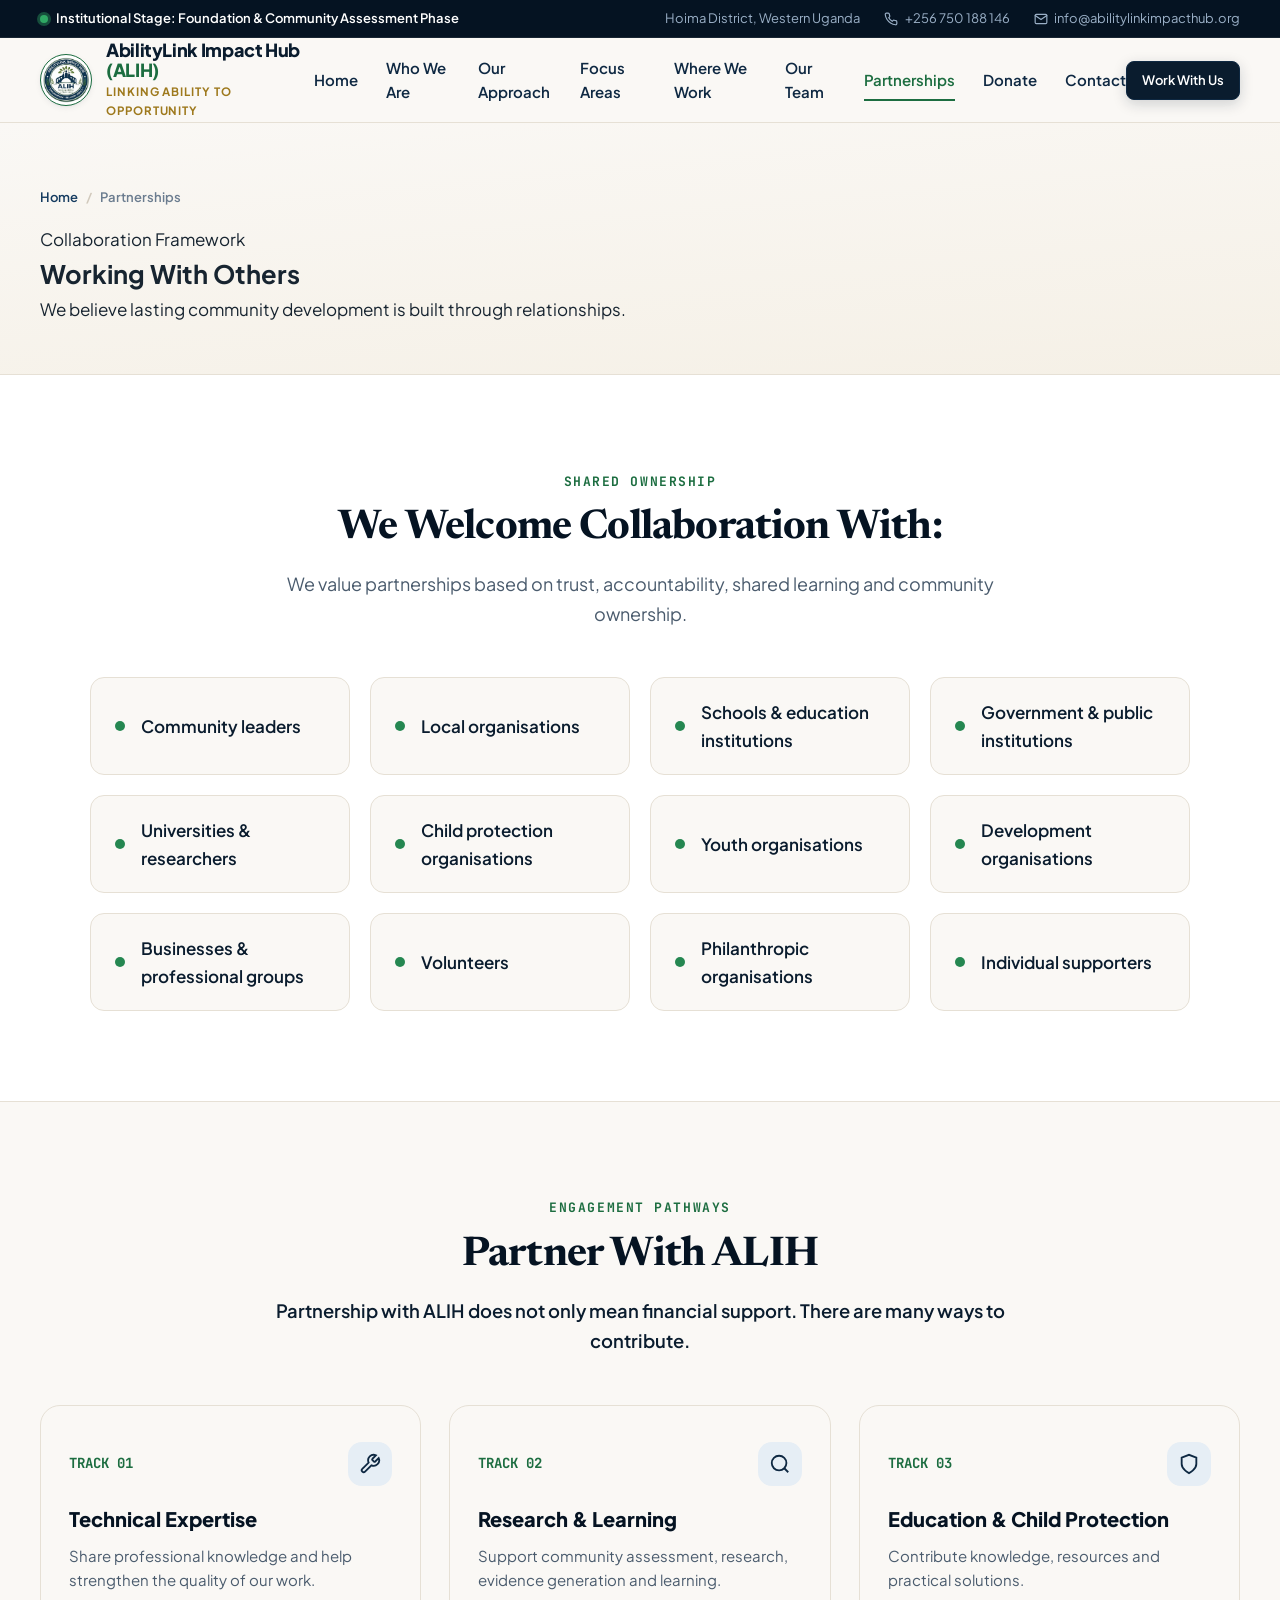
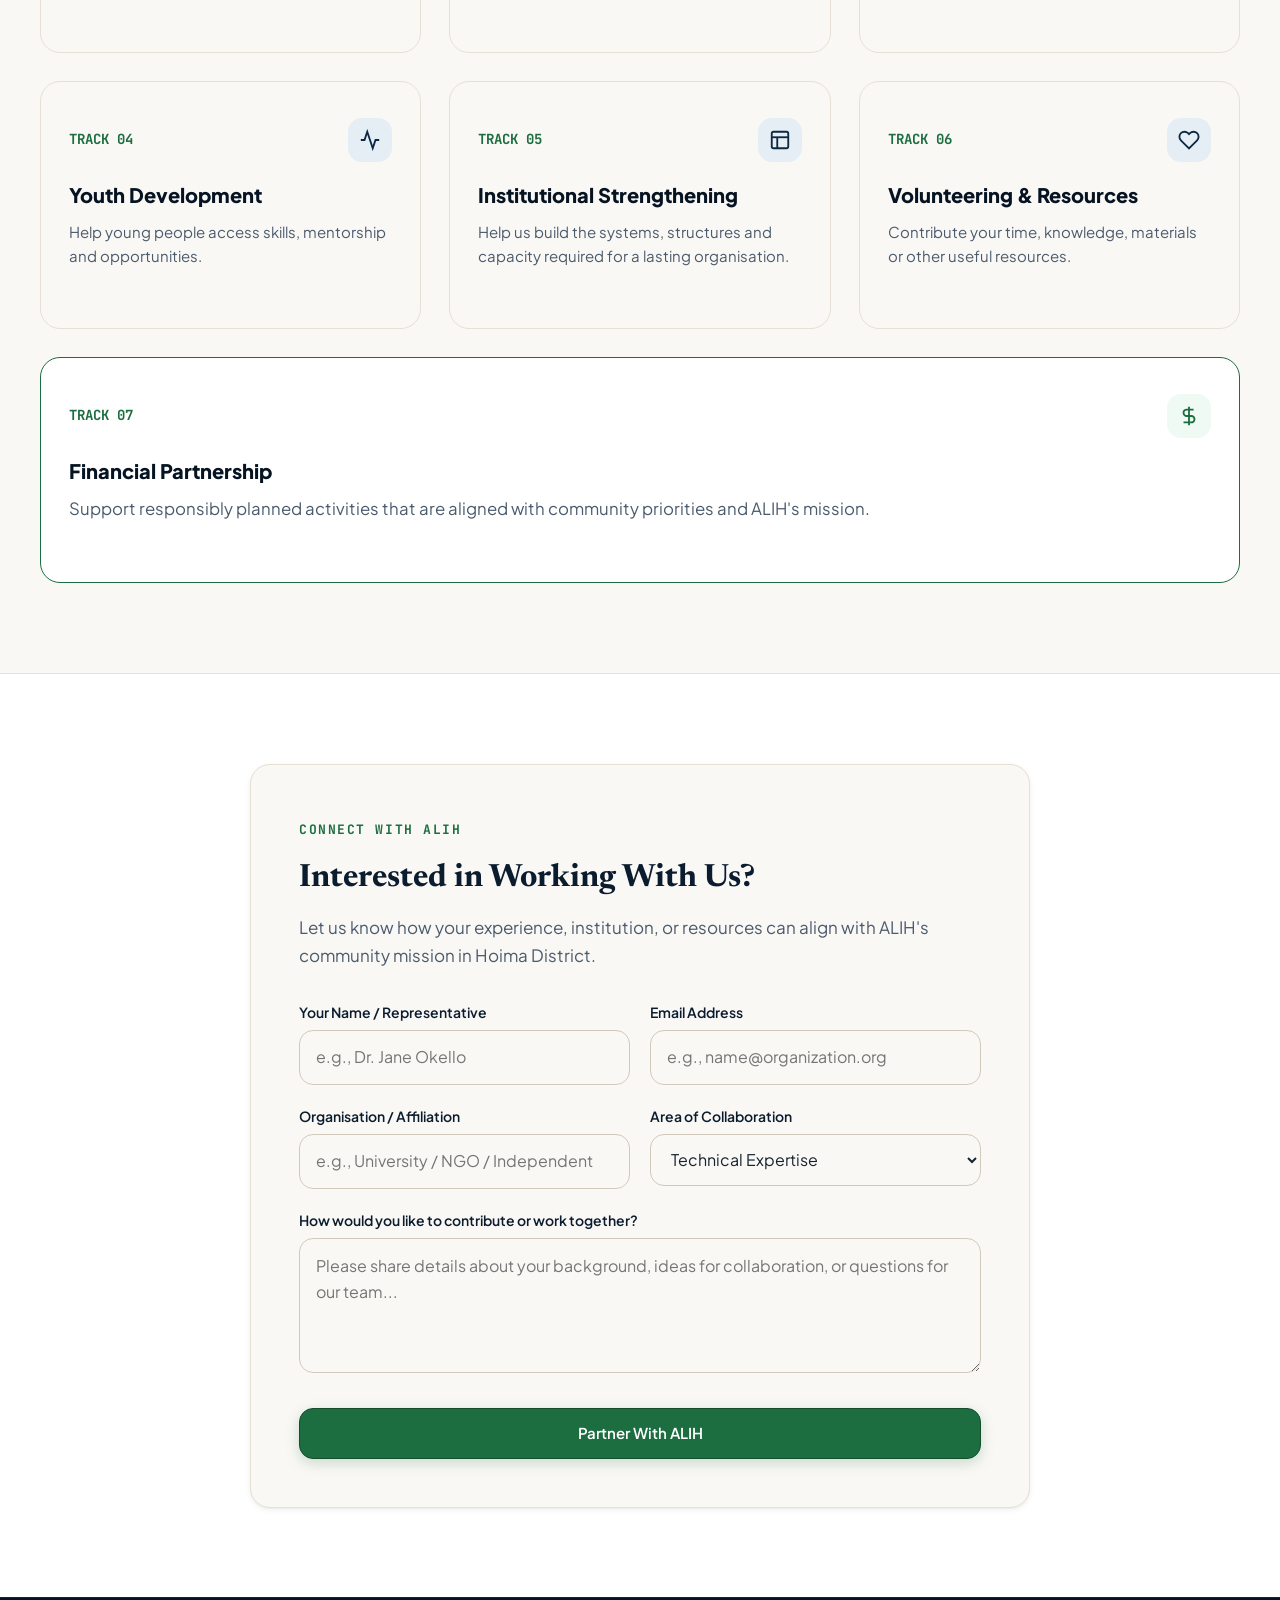
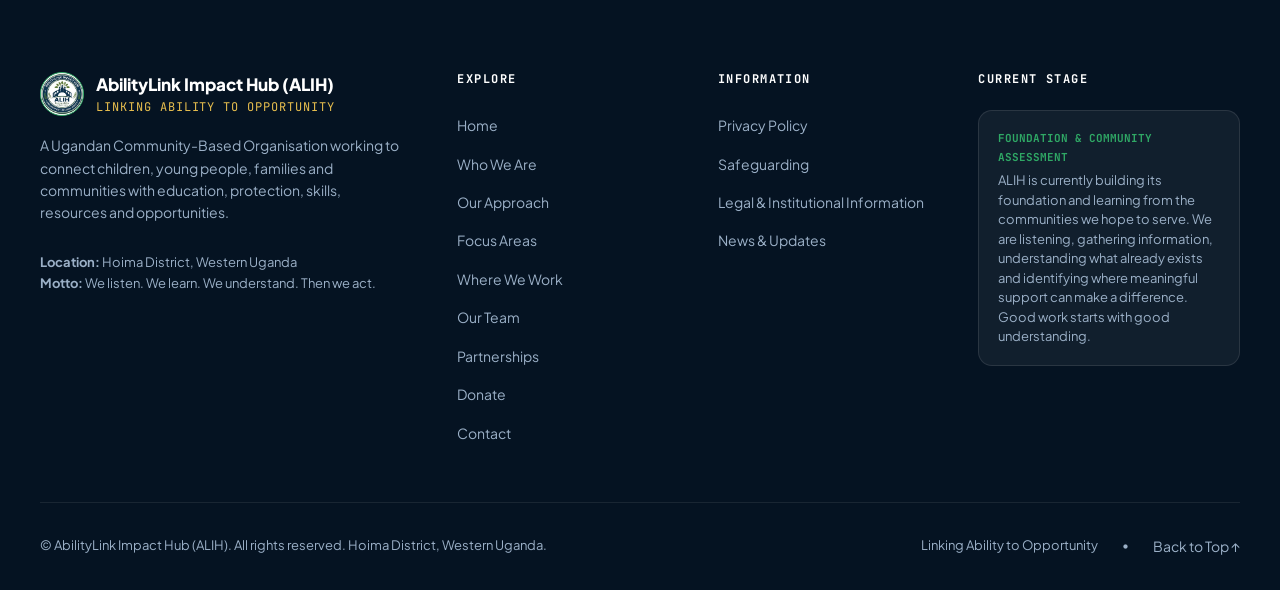
<file: partnerships.html>
<!DOCTYPE html>
<html lang="en">
<head>
  <meta charset="UTF-8">
  <meta name="viewport" content="width=device-width, initial-scale=1.0, viewport-fit=cover">
  
  <title>Partnerships &amp; Working With Others | AbilityLink Impact Hub (ALIH)</title>
  <meta name="title" content="Partnerships &amp; Working With Others | AbilityLink Impact Hub (ALIH)">
  <meta name="description" content="Discover how to partner with AbilityLink Impact Hub (ALIH) in Hoima District, Western Uganda. Explore our 12 collaboration groups and 7 distinct contribution tracks beyond financial support.">
  <meta name="author" content="AbilityLink Impact Hub">
  <meta name="theme-color" content="#051322">

  <link rel="icon" type="image/x-icon" href="favicon.ico">
  <link rel="icon" type="image/png" sizes="64x64" href="assets/images/favicon.png">

  <link rel="preconnect" href="https://fonts.googleapis.com">
  <link rel="preconnect" href="https://fonts.gstatic.com" crossorigin>
  <link href="https://fonts.googleapis.com/css2?family=JetBrains+Mono:wght@500;600;700&family=Newsreader:ital,opsz,wght@0,6..72,400;0,6..72,500;0,6..72,600;0,6..72,700;1,6..72,400;1,6..72,500;1,6..72,600&family=Plus+Jakarta+Sans:wght@400;500;600;700;800&display=swap" rel="stylesheet">

  <link rel="stylesheet" href="assets/css/styles.css">
</head>
<body>

  <!-- Top Notice Bar -->
  <aside class="top-notice-bar" aria-label="Institutional status">
    <div class="container top-notice-content">
      <div class="phase-indicator">
        <span class="phase-dot" aria-hidden="true"></span>
        <span>Institutional Stage: Foundation &amp; Community Assessment Phase</span>
      </div>
      <div class="top-notice-details">
        <span>Hoima District, Western Uganda</span>
        <a href="https://wa.me/256750188146" class="top-contact-link">
          <svg width="14" height="14" viewBox="0 0 24 24" fill="none" stroke="currentColor" stroke-width="2" stroke-linecap="round" stroke-linejoin="round" aria-hidden="true"><path d="M22 16.92v3a2 2 0 0 1-2.18 2 19.79 19.79 0 0 1-8.63-3.07 19.5 19.5 0 0 1-6-6 19.79 19.79 0 0 1-3.07-8.67A2 2 0 0 1 4.11 2h3a2 2 0 0 1 2 1.72 12.84 12.84 0 0 0 .7 2.81 2 2 0 0 1-.45 2.11L8.09 9.91a16 16 0 0 0 6 6l1.27-1.27a2 2 0 0 1 2.11-.45 12.84 12.84 0 0 0 2.81.7A2 2 0 0 1 22 16.92z"></path></svg>
          <span>+256 750 188 146</span>
        </a>
        <a href="mailto:info@abilitylinkimpacthub.org" class="top-contact-link">
          <svg width="14" height="14" viewBox="0 0 24 24" fill="none" stroke="currentColor" stroke-width="2" stroke-linecap="round" stroke-linejoin="round" aria-hidden="true"><path d="M4 4h16c1.1 0 2 .9 2 2v12c0 1.1-.9 2-2 2H4c-1.1 0-2-.9-2-2V6c0-1.1.9-2 2-2z"></path><polyline points="22,6 12,13 2,6"></polyline></svg>
          <span>info@abilitylinkimpacthub.org</span>
        </a>
      </div>
    </div>
  </aside>

  <!-- Site Header -->
  <header class="site-header" id="site-header">
    <div class="container header-container">
      <a href="index.html" class="brand-link" aria-label="AbilityLink Impact Hub Home">
        <div class="brand-emblem-wrap">
          <img src="assets/images/alih-logo-round.png" alt="ALIH Emblem" class="brand-emblem-img" width="52" height="52">
        </div>
        <div class="brand-text-block">
          <span class="brand-name">AbilityLink Impact Hub <span class="brand-acronym">(ALIH)</span></span>
          <span class="brand-tagline">Linking Ability to Opportunity</span>
        </div>
      </a>

      <nav class="desktop-nav" aria-label="Main Navigation">
        <a href="index.html" class="nav-link">Home</a>
        <a href="about.html" class="nav-link">Who We Are</a>
        <a href="approach.html" class="nav-link">Our Approach</a>
        <a href="strategic-areas.html" class="nav-link">Focus Areas</a>
        <a href="where-we-work.html" class="nav-link">Where We Work</a>
        <a href="team.html" class="nav-link">Our Team</a>
        <a href="partnerships.html" class="nav-link active">Partnerships</a>
        <a href="donate.html" class="nav-link">Donate</a>
        <a href="contact.html" class="nav-link">Contact</a>
      </nav>

      <div class="header-actions">
        <a href="#intake" class="btn btn-primary btn-sm">Work With Us</a>
        <button type="button" class="mobile-toggle-btn open-sidebar-trigger" aria-label="Open sidebar" aria-expanded="false">
          <svg width="24" height="24" viewBox="0 0 24 24" fill="none" stroke="currentColor" stroke-width="2.5" stroke-linecap="round" stroke-linejoin="round" aria-hidden="true"><line x1="3" y1="12" x2="21" y2="12"></line><line x1="3" y1="6" x2="21" y2="6"></line><line x1="3" y1="18" x2="21" y2="18"></line></svg>
        </button>
      </div>
    </div>
  </header>

  <!-- Mobile Sidebar Drawer -->
  <div class="mobile-nav-drawer" id="mobile-sidebar" role="dialog" aria-modal="true" aria-label="Navigation Sidebar">
    <div class="mobile-drawer-panel">
      <div class="drawer-header">
        <a href="index.html" class="brand-link">
          <div class="brand-emblem-wrap" style="width:40px; height:40px;">
            <img src="assets/images/alih-logo-round.png" alt="ALIH Emblem" width="40" height="40">
          </div>
          <div class="brand-text-block">
            <span class="brand-name" style="font-size: 1rem;">ALIH</span>
            <span class="brand-tagline" style="font-size: 0.65rem;">Linking Ability to Opportunity</span>
          </div>
        </a>
        <button type="button" class="drawer-close-btn close-sidebar-trigger" aria-label="Close sidebar">
          <svg width="22" height="22" viewBox="0 0 24 24" fill="none" stroke="currentColor" stroke-width="2.5" stroke-linecap="round" stroke-linejoin="round" aria-hidden="true"><line x1="18" y1="6" x2="6" y2="18"></line><line x1="6" y1="6" x2="18" y2="18"></line></svg>
        </button>
      </div>

      <div class="drawer-body">
        <div class="sidebar-stage-badge">
          <span class="phase-dot" aria-hidden="true"></span>
          <div class="sidebar-stage-text">
            <strong>Foundation Stage Active</strong><br>
            <span style="font-size: 0.72rem; font-weight: 500; color: var(--color-emerald-700);">Hoima District, Western Uganda</span>
          </div>
        </div>

        <div class="sidebar-section-group">
          <span class="sidebar-section-title">Explore ALIH</span>
          <a href="index.html" class="sidebar-nav-item">
            <svg viewBox="0 0 24 24" fill="none" stroke="currentColor" stroke-width="2"><path d="m3 9 9-7 9 7v11a2 2 0 0 1-2 2H5a2 2 0 0 1-2-2z"></path></svg>
            <span>Home</span>
          </a>
          <a href="about.html" class="sidebar-nav-item">
            <svg viewBox="0 0 24 24" fill="none" stroke="currentColor" stroke-width="2"><circle cx="12" cy="12" r="10"></circle><line x1="12" y1="16" x2="12" y2="12"></line></svg>
            <span>Who We Are &amp; Values</span>
          </a>
          <a href="approach.html" class="sidebar-nav-item">
            <svg viewBox="0 0 24 24" fill="none" stroke="currentColor" stroke-width="2"><polyline points="22 12 18 12 15 21 9 3 6 12 2 12"></polyline></svg>
            <span>Our Approach</span>
          </a>
          <a href="strategic-areas.html" class="sidebar-nav-item">
            <svg viewBox="0 0 24 24" fill="none" stroke="currentColor" stroke-width="2"><rect x="3" y="3" width="7" height="7"></rect><rect x="14" y="3" width="7" height="7"></rect><rect x="14" y="14" width="7" height="7"></rect><rect x="3" y="14" width="7" height="7"></rect></svg>
            <span>Focus Areas</span>
          </a>
          <a href="where-we-work.html" class="sidebar-nav-item">
            <svg viewBox="0 0 24 24" fill="none" stroke="currentColor" stroke-width="2"><path d="M21 10c0 7-9 13-9 13s-9-6-9-13a9 9 0 0 1 18 0z"></path></svg>
            <span>Where We Work</span>
          </a>
          <a href="team.html" class="sidebar-nav-item">
            <svg viewBox="0 0 24 24" fill="none" stroke="currentColor" stroke-width="2"><path d="M17 21v-2a4 4 0 0 0-4-4H5a4 4 0 0 0-4 4v2"></path><circle cx="9" cy="7" r="4"></circle></svg>
            <span>Our Team</span>
          </a>
          <a href="partnerships.html" class="sidebar-nav-item" style="color: var(--color-emerald-700); font-weight: 700;">
            <svg viewBox="0 0 24 24" fill="none" stroke="currentColor" stroke-width="2"><path d="M16 21v-2a4 4 0 0 0-4-4H6a4 4 0 0 0-4 4v2"></path><circle cx="9" cy="7" r="4"></circle><polyline points="16 11 18 13 22 9"></polyline></svg>
            <span>Partnerships</span>
          </a>
          <a href="donate.html" class="sidebar-nav-item">
            <svg viewBox="0 0 24 24" fill="none" stroke="currentColor" stroke-width="2"><path d="M12 2v20M17 5H9.5a3.5 3.5 0 0 0 0 7h5a3.5 3.5 0 0 1 0 7H6"></path></svg>
            <span>Donate</span>
          </a>
          <a href="contact.html" class="sidebar-nav-item">
            <svg viewBox="0 0 24 24" fill="none" stroke="currentColor" stroke-width="2"><path d="M4 4h16c1.1 0 2 .9 2 2v12c0 1.1-.9 2-2 2H4c-1.1 0-2-.9-2-2V6c0-1.1.9-2 2-2z"></path></svg>
            <span>Contact</span>
          </a>
        </div>
      </div>

      <div class="drawer-footer">
        <a href="#intake" class="btn btn-emerald" style="width: 100%;">Work With Us</a>
      </div>
    </div>
  </div>

  <main id="main-content">

    <!-- Subpage Hero -->
    <section class="subpage-hero" aria-labelledby="partner-hero-title">
      <div class="container">
        <nav class="subpage-breadcrumbs" aria-label="Breadcrumbs">
          <a href="index.html">Home</a>
          <span class="sep">/</span>
          <span class="current">Partnerships</span>
        </nav>
        <span class="subpage-eyebrow">Collaboration Framework</span>
        <h1 class="subpage-title" id="partner-hero-title">Working With Others</h1>
        <p class="subpage-lead">
          We believe lasting community development is built through relationships.
        </p>
      </div>
    </section>

    <!-- Working With Others Stakeholder Groups -->
    <section class="section" style="background: var(--bg-surface);">
      <div class="container">
        <div class="section-header text-center" style="max-width: 800px; margin: 0 auto 3rem;">
          <span class="section-eyebrow">Shared Ownership</span>
          <h2 class="section-title">We Welcome Collaboration With:</h2>
          <p class="section-subtitle">
            We value partnerships based on trust, accountability, shared learning and community ownership.
          </p>
        </div>

        <div style="display: grid; grid-template-columns: repeat(auto-fit, minmax(260px, 1fr)); gap: 1.25rem; max-width: 1100px; margin: 0 auto;">
          
          <div style="background: var(--bg-primary); padding: 1.25rem 1.5rem; border-radius: var(--radius-md); border: 1px solid var(--border-subtle); display: flex; align-items: center; gap: 1rem;">
            <div style="width: 10px; height: 10px; border-radius: 50%; background: var(--color-emerald-600); flex-shrink: 0;"></div>
            <span style="font-weight: 600; color: var(--color-navy-900);">Community leaders</span>
          </div>

          <div style="background: var(--bg-primary); padding: 1.25rem 1.5rem; border-radius: var(--radius-md); border: 1px solid var(--border-subtle); display: flex; align-items: center; gap: 1rem;">
            <div style="width: 10px; height: 10px; border-radius: 50%; background: var(--color-emerald-600); flex-shrink: 0;"></div>
            <span style="font-weight: 600; color: var(--color-navy-900);">Local organisations</span>
          </div>

          <div style="background: var(--bg-primary); padding: 1.25rem 1.5rem; border-radius: var(--radius-md); border: 1px solid var(--border-subtle); display: flex; align-items: center; gap: 1rem;">
            <div style="width: 10px; height: 10px; border-radius: 50%; background: var(--color-emerald-600); flex-shrink: 0;"></div>
            <span style="font-weight: 600; color: var(--color-navy-900);">Schools &amp; education institutions</span>
          </div>

          <div style="background: var(--bg-primary); padding: 1.25rem 1.5rem; border-radius: var(--radius-md); border: 1px solid var(--border-subtle); display: flex; align-items: center; gap: 1rem;">
            <div style="width: 10px; height: 10px; border-radius: 50%; background: var(--color-emerald-600); flex-shrink: 0;"></div>
            <span style="font-weight: 600; color: var(--color-navy-900);">Government &amp; public institutions</span>
          </div>

          <div style="background: var(--bg-primary); padding: 1.25rem 1.5rem; border-radius: var(--radius-md); border: 1px solid var(--border-subtle); display: flex; align-items: center; gap: 1rem;">
            <div style="width: 10px; height: 10px; border-radius: 50%; background: var(--color-emerald-600); flex-shrink: 0;"></div>
            <span style="font-weight: 600; color: var(--color-navy-900);">Universities &amp; researchers</span>
          </div>

          <div style="background: var(--bg-primary); padding: 1.25rem 1.5rem; border-radius: var(--radius-md); border: 1px solid var(--border-subtle); display: flex; align-items: center; gap: 1rem;">
            <div style="width: 10px; height: 10px; border-radius: 50%; background: var(--color-emerald-600); flex-shrink: 0;"></div>
            <span style="font-weight: 600; color: var(--color-navy-900);">Child protection organisations</span>
          </div>

          <div style="background: var(--bg-primary); padding: 1.25rem 1.5rem; border-radius: var(--radius-md); border: 1px solid var(--border-subtle); display: flex; align-items: center; gap: 1rem;">
            <div style="width: 10px; height: 10px; border-radius: 50%; background: var(--color-emerald-600); flex-shrink: 0;"></div>
            <span style="font-weight: 600; color: var(--color-navy-900);">Youth organisations</span>
          </div>

          <div style="background: var(--bg-primary); padding: 1.25rem 1.5rem; border-radius: var(--radius-md); border: 1px solid var(--border-subtle); display: flex; align-items: center; gap: 1rem;">
            <div style="width: 10px; height: 10px; border-radius: 50%; background: var(--color-emerald-600); flex-shrink: 0;"></div>
            <span style="font-weight: 600; color: var(--color-navy-900);">Development organisations</span>
          </div>

          <div style="background: var(--bg-primary); padding: 1.25rem 1.5rem; border-radius: var(--radius-md); border: 1px solid var(--border-subtle); display: flex; align-items: center; gap: 1rem;">
            <div style="width: 10px; height: 10px; border-radius: 50%; background: var(--color-emerald-600); flex-shrink: 0;"></div>
            <span style="font-weight: 600; color: var(--color-navy-900);">Businesses &amp; professional groups</span>
          </div>

          <div style="background: var(--bg-primary); padding: 1.25rem 1.5rem; border-radius: var(--radius-md); border: 1px solid var(--border-subtle); display: flex; align-items: center; gap: 1rem;">
            <div style="width: 10px; height: 10px; border-radius: 50%; background: var(--color-emerald-600); flex-shrink: 0;"></div>
            <span style="font-weight: 600; color: var(--color-navy-900);">Volunteers</span>
          </div>

          <div style="background: var(--bg-primary); padding: 1.25rem 1.5rem; border-radius: var(--radius-md); border: 1px solid var(--border-subtle); display: flex; align-items: center; gap: 1rem;">
            <div style="width: 10px; height: 10px; border-radius: 50%; background: var(--color-emerald-600); flex-shrink: 0;"></div>
            <span style="font-weight: 600; color: var(--color-navy-900);">Philanthropic organisations</span>
          </div>

          <div style="background: var(--bg-primary); padding: 1.25rem 1.5rem; border-radius: var(--radius-md); border: 1px solid var(--border-subtle); display: flex; align-items: center; gap: 1rem;">
            <div style="width: 10px; height: 10px; border-radius: 50%; background: var(--color-emerald-600); flex-shrink: 0;"></div>
            <span style="font-weight: 600; color: var(--color-navy-900);">Individual supporters</span>
          </div>

        </div>
      </div>
    </section>

    <!-- Partner With ALIH: Contribution Tracks -->
    <section class="section" style="background: var(--bg-primary); border-top: 1px solid var(--border-subtle);">
      <div class="container">
        
        <div class="section-header text-center" style="max-width: 800px; margin: 0 auto 3rem;">
          <span class="section-eyebrow">Engagement Pathways</span>
          <h2 class="section-title">Partner With ALIH</h2>
          <p class="section-subtitle" style="font-size: 1.15rem; color: var(--color-navy-900); font-weight: 600;">
            Partnership with ALIH does not only mean financial support. There are many ways to contribute.
          </p>
        </div>

        <div class="strategic-grid" style="grid-template-columns: repeat(auto-fit, minmax(320px, 1fr));">
          
          <!-- Track 1 -->
          <div class="strategic-card">
            <div>
              <div class="strategic-card-top">
                <span class="strategic-num" style="color: var(--color-emerald-700);">TRACK 01</span>
                <div class="strategic-icon-wrap" aria-hidden="true"><svg width="22" height="22" viewBox="0 0 24 24" fill="none" stroke="currentColor" stroke-width="2"><path d="M14.7 6.3a1 1 0 0 0 0 1.4l1.6 1.6a1 1 0 0 0 1.4 0l3.77-3.77a6 6 0 0 1-7.94 7.94l-6.91 6.91a2.12 2.12 0 0 1-3-3l6.91-6.91a6 6 0 0 1 7.94-7.94l-3.76 3.76z"></path></svg></div>
              </div>
              <h3 class="strategic-title">Technical Expertise</h3>
              <p class="strategic-desc">Share professional knowledge and help strengthen the quality of our work.</p>
            </div>
          </div>

          <!-- Track 2 -->
          <div class="strategic-card">
            <div>
              <div class="strategic-card-top">
                <span class="strategic-num" style="color: var(--color-emerald-700);">TRACK 02</span>
                <div class="strategic-icon-wrap" aria-hidden="true"><svg width="22" height="22" viewBox="0 0 24 24" fill="none" stroke="currentColor" stroke-width="2"><circle cx="11" cy="11" r="8"></circle><line x1="21" y1="21" x2="16.65" y2="16.65"></line></svg></div>
              </div>
              <h3 class="strategic-title">Research &amp; Learning</h3>
              <p class="strategic-desc">Support community assessment, research, evidence generation and learning.</p>
            </div>
          </div>

          <!-- Track 3 -->
          <div class="strategic-card">
            <div>
              <div class="strategic-card-top">
                <span class="strategic-num" style="color: var(--color-emerald-700);">TRACK 03</span>
                <div class="strategic-icon-wrap" aria-hidden="true"><svg width="22" height="22" viewBox="0 0 24 24" fill="none" stroke="currentColor" stroke-width="2"><path d="M12 22s8-4 8-10V5l-8-3-8 3v7c0 6 8 10 8 10z"></path></svg></div>
              </div>
              <h3 class="strategic-title">Education &amp; Child Protection</h3>
              <p class="strategic-desc">Contribute knowledge, resources and practical solutions.</p>
            </div>
          </div>

          <!-- Track 4 -->
          <div class="strategic-card">
            <div>
              <div class="strategic-card-top">
                <span class="strategic-num" style="color: var(--color-emerald-700);">TRACK 04</span>
                <div class="strategic-icon-wrap" aria-hidden="true"><svg width="22" height="22" viewBox="0 0 24 24" fill="none" stroke="currentColor" stroke-width="2"><polyline points="22 12 18 12 15 21 9 3 6 12 2 12"></polyline></svg></div>
              </div>
              <h3 class="strategic-title">Youth Development</h3>
              <p class="strategic-desc">Help young people access skills, mentorship and opportunities.</p>
            </div>
          </div>

          <!-- Track 5 -->
          <div class="strategic-card">
            <div>
              <div class="strategic-card-top">
                <span class="strategic-num" style="color: var(--color-emerald-700);">TRACK 05</span>
                <div class="strategic-icon-wrap" aria-hidden="true"><svg width="22" height="22" viewBox="0 0 24 24" fill="none" stroke="currentColor" stroke-width="2"><rect x="3" y="3" width="18" height="18" rx="2" ry="2"></rect><line x1="3" y1="9" x2="21" y2="9"></line><line x1="9" y1="21" x2="9" y2="9"></line></svg></div>
              </div>
              <h3 class="strategic-title">Institutional Strengthening</h3>
              <p class="strategic-desc">Help us build the systems, structures and capacity required for a lasting organisation.</p>
            </div>
          </div>

          <!-- Track 6 -->
          <div class="strategic-card">
            <div>
              <div class="strategic-card-top">
                <span class="strategic-num" style="color: var(--color-emerald-700);">TRACK 06</span>
                <div class="strategic-icon-wrap" aria-hidden="true"><svg width="22" height="22" viewBox="0 0 24 24" fill="none" stroke="currentColor" stroke-width="2"><path d="M20.84 4.61a5.5 5.5 0 0 0-7.78 0L12 5.67l-1.06-1.06a5.5 5.5 0 0 0-7.78 7.78l1.06 1.06L12 21.23l7.78-7.78 1.06-1.06a5.5 5.5 0 0 0 0-7.78z"></path></svg></div>
              </div>
              <h3 class="strategic-title">Volunteering &amp; Resources</h3>
              <p class="strategic-desc">Contribute your time, knowledge, materials or other useful resources.</p>
            </div>
          </div>

          <!-- Track 7 -->
          <div class="strategic-card" style="grid-column: 1 / -1; background: var(--bg-surface); border-color: var(--color-emerald-700);">
            <div>
              <div class="strategic-card-top">
                <span class="strategic-num" style="color: var(--color-emerald-700); font-weight: 700;">TRACK 07</span>
                <div class="strategic-icon-wrap" style="background: var(--color-emerald-50); color: var(--color-emerald-700);" aria-hidden="true">
                  <svg width="22" height="22" viewBox="0 0 24 24" fill="none" stroke="currentColor" stroke-width="2"><path d="M12 2v20M17 5H9.5a3.5 3.5 0 0 0 0 7h5a3.5 3.5 0 0 1 0 7H6"></path></svg>
                </div>
              </div>
              <h3 class="strategic-title">Financial Partnership</h3>
              <p class="strategic-desc" style="font-size: 1.05rem;">
                Support responsibly planned activities that are aligned with community priorities and ALIH's mission.
              </p>
            </div>
          </div>

        </div>

      </div>
    </section>

    <!-- Partner Intake Form Section -->
    <section class="section" id="intake" style="background: var(--bg-surface); border-top: 1px solid var(--border-subtle);">
      <div class="container">
        
        <div style="max-width: 780px; margin: 0 auto; background: var(--bg-primary); padding: 3rem; border-radius: var(--radius-lg); border: 1px solid var(--border-subtle); box-shadow: var(--shadow-sm);">
          <div class="text-center" style="margin-bottom: 2rem;">
            <span class="section-eyebrow">Connect With ALIH</span>
            <h2 style="font-family: var(--font-serif); font-size: 2rem; color: var(--color-navy-900); margin-bottom: 0.5rem;">
              Interested in Working With Us?
            </h2>
            <p style="color: var(--text-secondary);">
              Let us know how your experience, institution, or resources can align with ALIH's community mission in Hoima District.
            </p>
          </div>

          <form id="partner-intake-form" class="intake-form">
            <div style="display: grid; grid-template-columns: 1fr 1fr; gap: 1.25rem; margin-bottom: 1.25rem;">
              <div>
                <label for="partner-name" style="display: block; font-size: 0.875rem; font-weight: 600; color: var(--color-navy-900); margin-bottom: 0.35rem;">Your Name / Representative</label>
                <input type="text" id="partner-name" class="form-control" placeholder="e.g., Dr. Jane Okello" required>
              </div>
              <div>
                <label for="partner-email" style="display: block; font-size: 0.875rem; font-weight: 600; color: var(--color-navy-900); margin-bottom: 0.35rem;">Email Address</label>
                <input type="email" id="partner-email" class="form-control" placeholder="e.g., name@organization.org" required>
              </div>
            </div>

            <div style="display: grid; grid-template-columns: 1fr 1fr; gap: 1.25rem; margin-bottom: 1.25rem;">
              <div>
                <label for="partner-org" style="display: block; font-size: 0.875rem; font-weight: 600; color: var(--color-navy-900); margin-bottom: 0.35rem;">Organisation / Affiliation</label>
                <input type="text" id="partner-org" class="form-control" placeholder="e.g., University / NGO / Independent">
              </div>
              <div>
                <label for="partner-track" style="display: block; font-size: 0.875rem; font-weight: 600; color: var(--color-navy-900); margin-bottom: 0.35rem;">Area of Collaboration</label>
                <select id="partner-track" class="form-control">
                  <option value="Technical Expertise">Technical Expertise</option>
                  <option value="Research & Learning">Research &amp; Learning</option>
                  <option value="Education & Child Protection">Education &amp; Child Protection</option>
                  <option value="Youth Development">Youth Development</option>
                  <option value="Institutional Strengthening">Institutional Strengthening</option>
                  <option value="Volunteering & Resources">Volunteering &amp; Resources</option>
                  <option value="Financial Partnership">Financial Partnership</option>
                  <option value="Community Dialogue">Community Leadership Dialogue</option>
                </select>
              </div>
            </div>

            <div style="margin-bottom: 1.75rem;">
              <label for="partner-message" style="display: block; font-size: 0.875rem; font-weight: 600; color: var(--color-navy-900); margin-bottom: 0.35rem;">How would you like to contribute or work together?</label>
              <textarea id="partner-message" class="form-control" rows="4" placeholder="Please share details about your background, ideas for collaboration, or questions for our team..." required></textarea>
            </div>

            <button type="submit" class="btn btn-emerald" style="width: 100%;">
              Partner With ALIH
            </button>
          </form>
        </div>

      </div>
    </section>

  </main>

  <!-- Mobile Bottom App Bar -->
  <nav class="mobile-bottom-bar" aria-label="Mobile quick navigation">
    <div class="mobile-bottom-bar-grid">
      <a href="index.html" class="mobile-tab-btn">
        <svg viewBox="0 0 24 24" fill="none" stroke="currentColor" stroke-width="2"><path d="m3 9 9-7 9 7v11a2 2 0 0 1-2 2H5a2 2 0 0 1-2-2z"></path></svg>
        <span>Home</span>
      </a>
      <a href="about.html" class="mobile-tab-btn">
        <svg viewBox="0 0 24 24" fill="none" stroke="currentColor" stroke-width="2"><circle cx="12" cy="12" r="10"></circle><line x1="12" y1="16" x2="12" y2="12"></line></svg>
        <span>About</span>
      </a>
      <a href="partnerships.html" class="mobile-tab-btn active">
        <svg viewBox="0 0 24 24" fill="none" stroke="currentColor" stroke-width="2"><path d="M16 21v-2a4 4 0 0 0-4-4H6a4 4 0 0 0-4 4v2"></path><circle cx="9" cy="7" r="4"></circle><polyline points="16 11 18 13 22 9"></polyline></svg>
        <span>Partners</span>
      </a>
      <a href="donate.html" class="mobile-tab-btn highlight">
        <svg viewBox="0 0 24 24" fill="none" stroke="currentColor" stroke-width="2"><path d="M12 2v20M17 5H9.5a3.5 3.5 0 0 0 0 7h5a3.5 3.5 0 0 1 0 7H6"></path></svg>
        <span>Donate</span>
      </a>
      <button type="button" class="mobile-tab-btn open-sidebar-trigger" aria-label="Open full menu">
        <svg viewBox="0 0 24 24" fill="none" stroke="currentColor" stroke-width="2.5"><line x1="3" y1="12" x2="21" y2="12"></line><line x1="3" y1="6" x2="21" y2="6"></line><line x1="3" y1="18" x2="21" y2="18"></line></svg>
        <span>Menu</span>
      </button>
    </div>
  </nav>

  <!-- Site Footer -->
  <footer class="site-footer">
    <div class="container">
      <div class="footer-top-grid">
        
        <div class="footer-brand-col">
          <div class="footer-brand-header">
            <img src="assets/images/alih-logo-round.png" alt="ALIH Emblem" class="footer-logo-img" width="48" height="48">
            <div>
              <div class="footer-brand-title">AbilityLink Impact Hub (ALIH)</div>
              <div class="footer-tagline">Linking Ability to Opportunity</div>
            </div>
          </div>
          <p class="footer-desc">
            A Ugandan Community-Based Organisation working to connect children, young people, families and communities with education, protection, skills, resources and opportunities.
          </p>
          <div style="font-size: 0.8125rem; color: var(--text-inverse-muted); margin-top: 0.75rem;">
            <strong>Location:</strong> Hoima District, Western Uganda<br>
            <strong>Motto:</strong> We listen. We learn. We understand. Then we act.
          </div>
        </div>

        <div>
          <h4 class="footer-col-title">Explore</h4>
          <ul class="footer-links-list">
            <li><a href="index.html" class="footer-link">Home</a></li>
            <li><a href="about.html" class="footer-link">Who We Are</a></li>
            <li><a href="approach.html" class="footer-link">Our Approach</a></li>
            <li><a href="strategic-areas.html" class="footer-link">Focus Areas</a></li>
            <li><a href="where-we-work.html" class="footer-link">Where We Work</a></li>
            <li><a href="team.html" class="footer-link">Our Team</a></li>
            <li><a href="partnerships.html" class="footer-link">Partnerships</a></li>
            <li><a href="donate.html" class="footer-link">Donate</a></li>
            <li><a href="contact.html" class="footer-link">Contact</a></li>
          </ul>
        </div>

        <div>
          <h4 class="footer-col-title">Information</h4>
          <ul class="footer-links-list">
            <li><a href="privacy.html" class="footer-link">Privacy Policy</a></li>
            <li><a href="safeguarding.html" class="footer-link">Safeguarding</a></li>
            <li><a href="legal.html" class="footer-link">Legal &amp; Institutional Information</a></li>
            <li><a href="news.html" class="footer-link">News &amp; Updates</a></li>
          </ul>
        </div>

        <div>
          <h4 class="footer-col-title">Current Stage</h4>
          <div class="footer-stage-box">
            <div class="stage-box-kicker">Foundation &amp; Community Assessment</div>
            <p class="stage-box-text">
              ALIH is currently building its foundation and learning from the communities we hope to serve. We are listening, gathering information, understanding what already exists and identifying where meaningful support can make a difference. Good work starts with good understanding.
            </p>
          </div>
        </div>

      </div>

      <div class="footer-bottom">
        <div class="footer-copy">
          &copy; AbilityLink Impact Hub (ALIH). All rights reserved. Hoima District, Western Uganda.
        </div>
        <div class="footer-legal-links">
          <span>Linking Ability to Opportunity</span>
          <span>&bull;</span>
          <a href="#site-header" class="footer-link">Back to Top &uarr;</a>
        </div>
      </div>
    </div>
  </footer>

  <div class="toast-container" aria-live="polite" aria-atomic="true"></div>
  <script src="assets/js/main.js"></script>
</body>
</html>
</file>
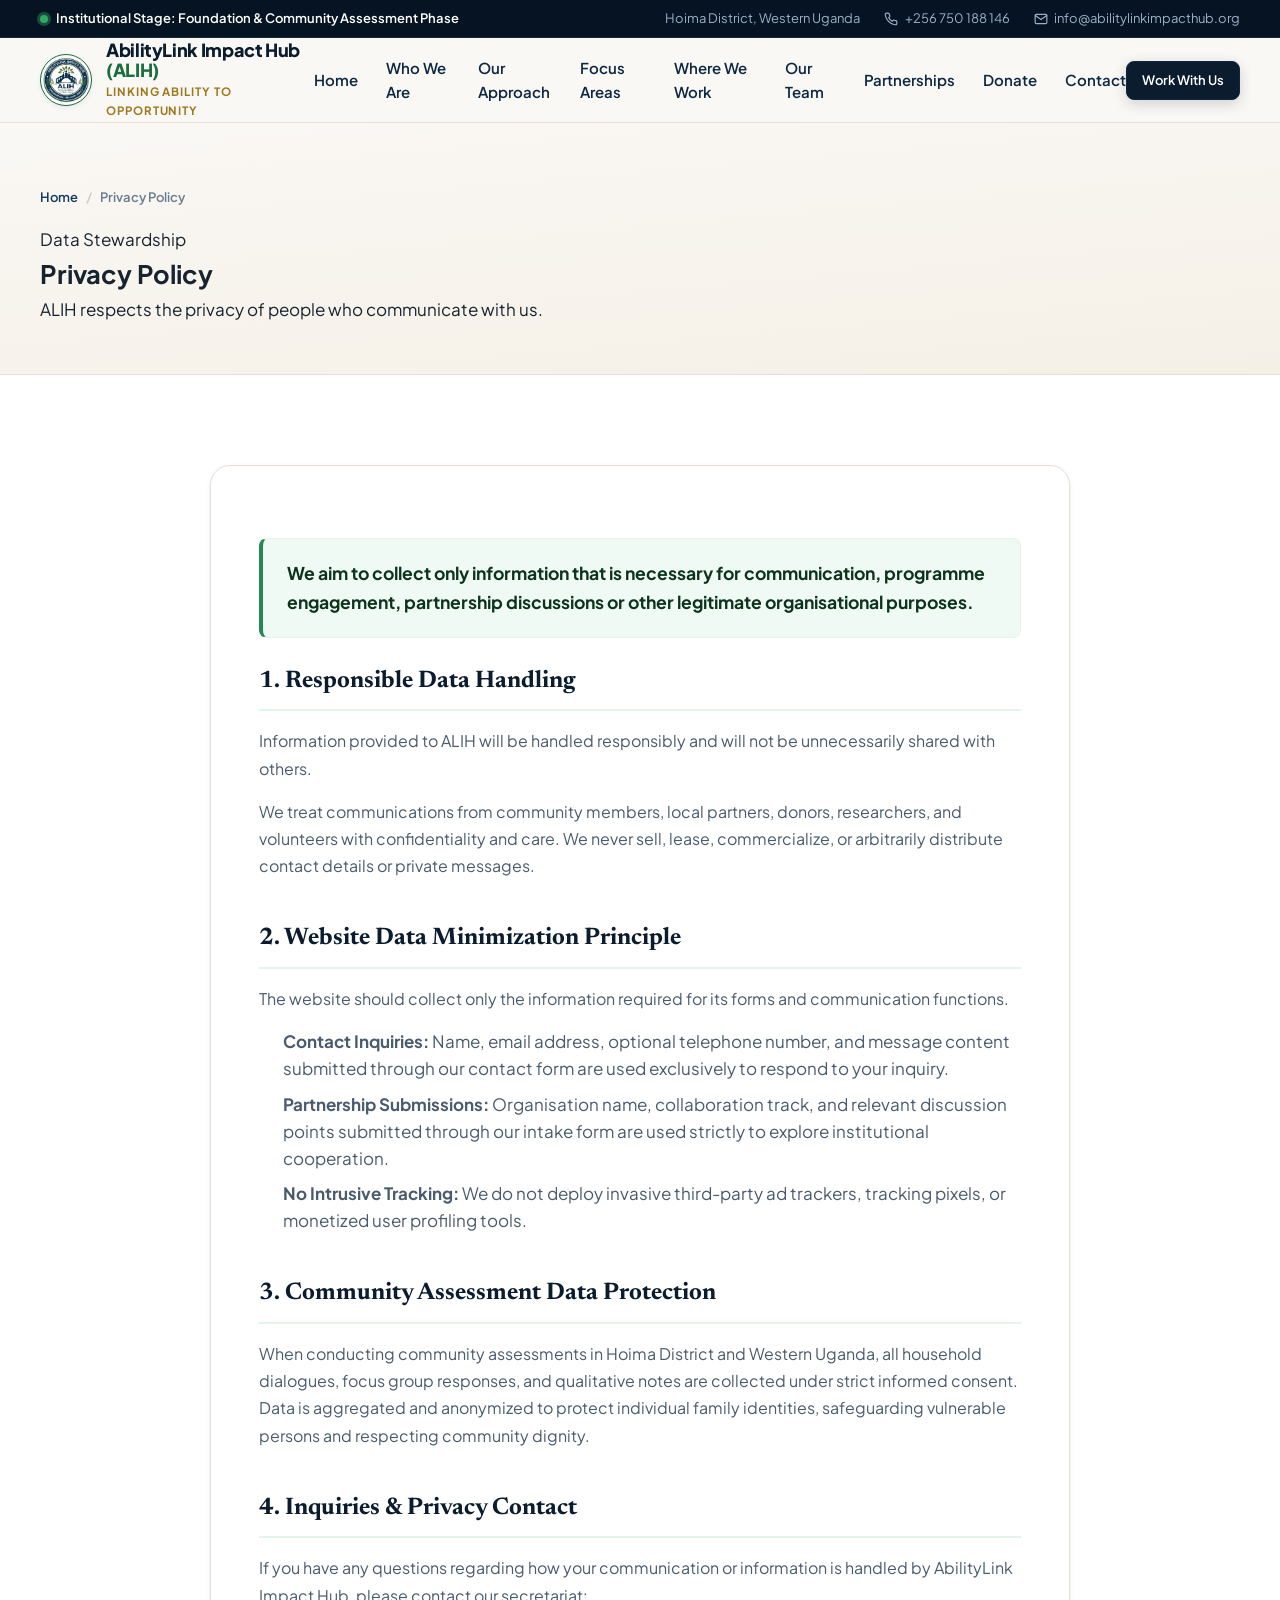
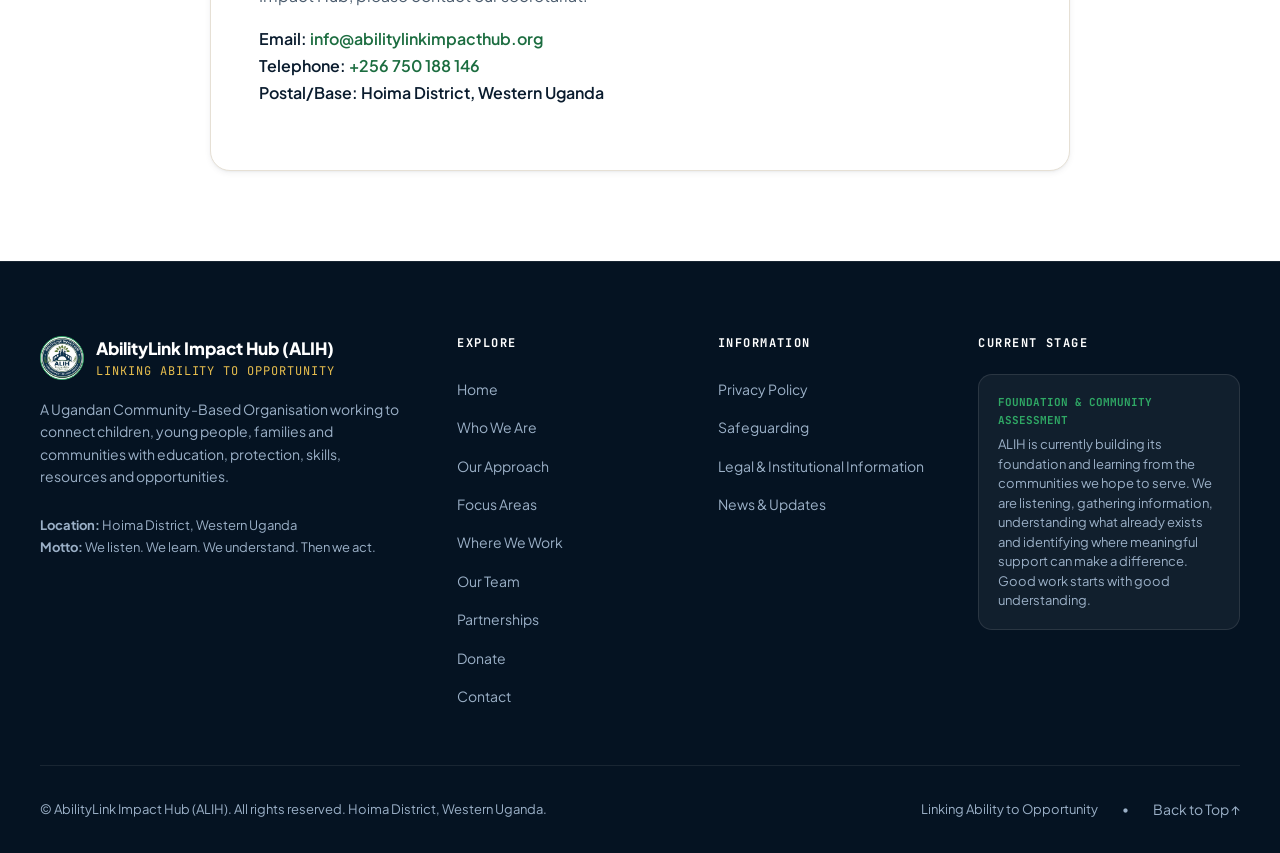
<file: privacy.html>
<!DOCTYPE html>
<html lang="en">
<head>
  <meta charset="UTF-8">
  <meta name="viewport" content="width=device-width, initial-scale=1.0, viewport-fit=cover">
  
  <title>Privacy Policy | AbilityLink Impact Hub (ALIH)</title>
  <meta name="title" content="Privacy Policy | AbilityLink Impact Hub (ALIH)">
  <meta name="description" content="Read the official Privacy Policy of AbilityLink Impact Hub (ALIH) in Hoima District, Western Uganda: our commitment to handling personal information responsibly and transparently.">
  <meta name="author" content="AbilityLink Impact Hub">
  <meta name="theme-color" content="#051322">

  <link rel="icon" type="image/x-icon" href="favicon.ico">
  <link rel="icon" type="image/png" sizes="64x64" href="assets/images/favicon.png">

  <link rel="preconnect" href="https://fonts.googleapis.com">
  <link rel="preconnect" href="https://fonts.gstatic.com" crossorigin>
  <link href="https://fonts.googleapis.com/css2?family=JetBrains+Mono:wght@500;600;700&family=Newsreader:ital,opsz,wght@0,6..72,400;0,6..72,500;0,6..72,600;0,6..72,700;1,6..72,400;1,6..72,500;1,6..72,600&family=Plus+Jakarta+Sans:wght@400;500;600;700;800&display=swap" rel="stylesheet">

  <link rel="stylesheet" href="assets/css/styles.css">
</head>
<body>

  <!-- Top Notice Bar -->
  <aside class="top-notice-bar" aria-label="Institutional status">
    <div class="container top-notice-content">
      <div class="phase-indicator">
        <span class="phase-dot" aria-hidden="true"></span>
        <span>Institutional Stage: Foundation &amp; Community Assessment Phase</span>
      </div>
      <div class="top-notice-details">
        <span>Hoima District, Western Uganda</span>
        <a href="https://wa.me/256750188146" class="top-contact-link">
          <svg width="14" height="14" viewBox="0 0 24 24" fill="none" stroke="currentColor" stroke-width="2" stroke-linecap="round" stroke-linejoin="round" aria-hidden="true"><path d="M22 16.92v3a2 2 0 0 1-2.18 2 19.79 19.79 0 0 1-8.63-3.07 19.5 19.5 0 0 1-6-6 19.79 19.79 0 0 1-3.07-8.67A2 2 0 0 1 4.11 2h3a2 2 0 0 1 2 1.72 12.84 12.84 0 0 0 .7 2.81 2 2 0 0 1-.45 2.11L8.09 9.91a16 16 0 0 0 6 6l1.27-1.27a2 2 0 0 1 2.11-.45 12.84 12.84 0 0 0 2.81.7A2 2 0 0 1 22 16.92z"></path></svg>
          <span>+256 750 188 146</span>
        </a>
        <a href="mailto:info@abilitylinkimpacthub.org" class="top-contact-link">
          <svg width="14" height="14" viewBox="0 0 24 24" fill="none" stroke="currentColor" stroke-width="2" stroke-linecap="round" stroke-linejoin="round" aria-hidden="true"><path d="M4 4h16c1.1 0 2 .9 2 2v12c0 1.1-.9 2-2 2H4c-1.1 0-2-.9-2-2V6c0-1.1.9-2 2-2z"></path><polyline points="22,6 12,13 2,6"></polyline></svg>
          <span>info@abilitylinkimpacthub.org</span>
        </a>
      </div>
    </div>
  </aside>

  <!-- Site Header -->
  <header class="site-header" id="site-header">
    <div class="container header-container">
      <a href="index.html" class="brand-link" aria-label="AbilityLink Impact Hub Home">
        <div class="brand-emblem-wrap">
          <img src="assets/images/alih-logo-round.png" alt="ALIH Emblem" class="brand-emblem-img" width="52" height="52">
        </div>
        <div class="brand-text-block">
          <span class="brand-name">AbilityLink Impact Hub <span class="brand-acronym">(ALIH)</span></span>
          <span class="brand-tagline">Linking Ability to Opportunity</span>
        </div>
      </a>

      <nav class="desktop-nav" aria-label="Main Navigation">
        <a href="index.html" class="nav-link">Home</a>
        <a href="about.html" class="nav-link">Who We Are</a>
        <a href="approach.html" class="nav-link">Our Approach</a>
        <a href="strategic-areas.html" class="nav-link">Focus Areas</a>
        <a href="where-we-work.html" class="nav-link">Where We Work</a>
        <a href="team.html" class="nav-link">Our Team</a>
        <a href="partnerships.html" class="nav-link">Partnerships</a>
        <a href="donate.html" class="nav-link">Donate</a>
        <a href="contact.html" class="nav-link">Contact</a>
      </nav>

      <div class="header-actions">
        <a href="partnerships.html" class="btn btn-primary btn-sm">Work With Us</a>
        <button type="button" class="mobile-toggle-btn open-sidebar-trigger" aria-label="Open sidebar" aria-expanded="false">
          <svg width="24" height="24" viewBox="0 0 24 24" fill="none" stroke="currentColor" stroke-width="2.5" stroke-linecap="round" stroke-linejoin="round" aria-hidden="true"><line x1="3" y1="12" x2="21" y2="12"></line><line x1="3" y1="6" x2="21" y2="6"></line><line x1="3" y1="18" x2="21" y2="18"></line></svg>
        </button>
      </div>
    </div>
  </header>

  <!-- Mobile Sidebar Drawer -->
  <div class="mobile-nav-drawer" id="mobile-sidebar" role="dialog" aria-modal="true" aria-label="Navigation Sidebar">
    <div class="mobile-drawer-panel">
      <div class="drawer-header">
        <a href="index.html" class="brand-link">
          <div class="brand-emblem-wrap" style="width:40px; height:40px;">
            <img src="assets/images/alih-logo-round.png" alt="ALIH Emblem" width="40" height="40">
          </div>
          <div class="brand-text-block">
            <span class="brand-name" style="font-size: 1rem;">ALIH</span>
            <span class="brand-tagline" style="font-size: 0.65rem;">Linking Ability to Opportunity</span>
          </div>
        </a>
        <button type="button" class="drawer-close-btn close-sidebar-trigger" aria-label="Close sidebar">
          <svg width="22" height="22" viewBox="0 0 24 24" fill="none" stroke="currentColor" stroke-width="2.5" stroke-linecap="round" stroke-linejoin="round" aria-hidden="true"><line x1="18" y1="6" x2="6" y2="18"></line><line x1="6" y1="6" x2="18" y2="18"></line></svg>
        </button>
      </div>

      <div class="drawer-body">
        <div class="sidebar-stage-badge">
          <span class="phase-dot" aria-hidden="true"></span>
          <div class="sidebar-stage-text">
            <strong>Foundation Stage Active</strong><br>
            <span style="font-size: 0.72rem; font-weight: 500; color: var(--color-emerald-700);">Hoima District, Western Uganda</span>
          </div>
        </div>

        <div class="sidebar-section-group">
          <span class="sidebar-section-title">Explore ALIH</span>
          <a href="index.html" class="sidebar-nav-item">
            <svg viewBox="0 0 24 24" fill="none" stroke="currentColor" stroke-width="2"><path d="m3 9 9-7 9 7v11a2 2 0 0 1-2 2H5a2 2 0 0 1-2-2z"></path></svg>
            <span>Home</span>
          </a>
          <a href="about.html" class="sidebar-nav-item">
            <svg viewBox="0 0 24 24" fill="none" stroke="currentColor" stroke-width="2"><circle cx="12" cy="12" r="10"></circle><line x1="12" y1="16" x2="12" y2="12"></line></svg>
            <span>Who We Are &amp; Values</span>
          </a>
          <a href="approach.html" class="sidebar-nav-item">
            <svg viewBox="0 0 24 24" fill="none" stroke="currentColor" stroke-width="2"><polyline points="22 12 18 12 15 21 9 3 6 12 2 12"></polyline></svg>
            <span>Our Approach</span>
          </a>
          <a href="strategic-areas.html" class="sidebar-nav-item">
            <svg viewBox="0 0 24 24" fill="none" stroke="currentColor" stroke-width="2"><rect x="3" y="3" width="7" height="7"></rect><rect x="14" y="3" width="7" height="7"></rect><rect x="14" y="14" width="7" height="7"></rect><rect x="3" y="14" width="7" height="7"></rect></svg>
            <span>Focus Areas</span>
          </a>
          <a href="where-we-work.html" class="sidebar-nav-item">
            <svg viewBox="0 0 24 24" fill="none" stroke="currentColor" stroke-width="2"><path d="M21 10c0 7-9 13-9 13s-9-6-9-13a9 9 0 0 1 18 0z"></path></svg>
            <span>Where We Work</span>
          </a>
          <a href="team.html" class="sidebar-nav-item">
            <svg viewBox="0 0 24 24" fill="none" stroke="currentColor" stroke-width="2"><path d="M17 21v-2a4 4 0 0 0-4-4H5a4 4 0 0 0-4 4v2"></path><circle cx="9" cy="7" r="4"></circle></svg>
            <span>Our Team</span>
          </a>
          <a href="partnerships.html" class="sidebar-nav-item">
            <svg viewBox="0 0 24 24" fill="none" stroke="currentColor" stroke-width="2"><path d="M16 21v-2a4 4 0 0 0-4-4H6a4 4 0 0 0-4 4v2"></path><circle cx="9" cy="7" r="4"></circle><polyline points="16 11 18 13 22 9"></polyline></svg>
            <span>Partnerships</span>
          </a>
          <a href="donate.html" class="sidebar-nav-item">
            <svg viewBox="0 0 24 24" fill="none" stroke="currentColor" stroke-width="2"><path d="M12 2v20M17 5H9.5a3.5 3.5 0 0 0 0 7h5a3.5 3.5 0 0 1 0 7H6"></path></svg>
            <span>Donate</span>
          </a>
          <a href="contact.html" class="sidebar-nav-item">
            <svg viewBox="0 0 24 24" fill="none" stroke="currentColor" stroke-width="2"><path d="M4 4h16c1.1 0 2 .9 2 2v12c0 1.1-.9 2-2 2H4c-1.1 0-2-.9-2-2V6c0-1.1.9-2 2-2z"></path></svg>
            <span>Contact</span>
          </a>
        </div>
      </div>

      <div class="drawer-footer">
        <a href="partnerships.html" class="btn btn-emerald" style="width: 100%;">Work With Us</a>
      </div>
    </div>
  </div>

  <main id="main-content">

    <!-- Subpage Hero -->
    <section class="subpage-hero" aria-labelledby="privacy-hero-title">
      <div class="container">
        <nav class="subpage-breadcrumbs" aria-label="Breadcrumbs">
          <a href="index.html">Home</a>
          <span class="sep">/</span>
          <span class="current">Privacy Policy</span>
        </nav>
        <span class="subpage-eyebrow">Data Stewardship</span>
        <h1 class="subpage-title" id="privacy-hero-title">Privacy Policy</h1>
        <p class="subpage-lead">
          ALIH respects the privacy of people who communicate with us.
        </p>
      </div>
    </section>

    <!-- Policy Content -->
    <section class="section" style="background: var(--bg-surface);">
      <div class="container">
        
        <article class="policy-container">
          
          <div class="policy-box-alert">
            <p style="margin: 0; font-weight: 700; color: var(--color-emerald-900); font-size: 1.1rem;">
              We aim to collect only information that is necessary for communication, programme engagement, partnership discussions or other legitimate organisational purposes.
            </p>
          </div>

          <div class="policy-block">
            <h2 class="policy-h2">1. Responsible Data Handling</h2>
            <p class="policy-p">
              Information provided to ALIH will be handled responsibly and will not be unnecessarily shared with others.
            </p>
            <p class="policy-p">
              We treat communications from community members, local partners, donors, researchers, and volunteers with confidentiality and care. We never sell, lease, commercialize, or arbitrarily distribute contact details or private messages.
            </p>
          </div>

          <div class="policy-block">
            <h2 class="policy-h2">2. Website Data Minimization Principle</h2>
            <p class="policy-p">
              The website should collect only the information required for its forms and communication functions.
            </p>
            <ul class="policy-list">
              <li><strong>Contact Inquiries:</strong> Name, email address, optional telephone number, and message content submitted through our contact form are used exclusively to respond to your inquiry.</li>
              <li><strong>Partnership Submissions:</strong> Organisation name, collaboration track, and relevant discussion points submitted through our intake form are used strictly to explore institutional cooperation.</li>
              <li><strong>No Intrusive Tracking:</strong> We do not deploy invasive third-party ad trackers, tracking pixels, or monetized user profiling tools.</li>
            </ul>
          </div>

          <div class="policy-block">
            <h2 class="policy-h2">3. Community Assessment Data Protection</h2>
            <p class="policy-p">
              When conducting community assessments in Hoima District and Western Uganda, all household dialogues, focus group responses, and qualitative notes are collected under strict informed consent. Data is aggregated and anonymized to protect individual family identities, safeguarding vulnerable persons and respecting community dignity.
            </p>
          </div>

          <div class="policy-block">
            <h2 class="policy-h2">4. Inquiries &amp; Privacy Contact</h2>
            <p class="policy-p">
              If you have any questions regarding how your communication or information is handled by AbilityLink Impact Hub, please contact our secretariat:
            </p>
            <p class="policy-p" style="font-weight: 600; color: var(--color-navy-900);">
              Email: <a href="mailto:info@abilitylinkimpacthub.org" style="color: var(--color-emerald-700);">info@abilitylinkimpacthub.org</a><br>
              Telephone: <a href="https://wa.me/256750188146" style="color: var(--color-emerald-700);">+256 750 188 146</a><br>
              Postal/Base: Hoima District, Western Uganda
            </p>
          </div>

        </article>

      </div>
    </section>

  </main>

  <!-- Mobile Bottom App Bar -->
  <nav class="mobile-bottom-bar" aria-label="Mobile quick navigation">
    <div class="mobile-bottom-bar-grid">
      <a href="index.html" class="mobile-tab-btn">
        <svg viewBox="0 0 24 24" fill="none" stroke="currentColor" stroke-width="2"><path d="m3 9 9-7 9 7v11a2 2 0 0 1-2 2H5a2 2 0 0 1-2-2z"></path></svg>
        <span>Home</span>
      </a>
      <a href="about.html" class="mobile-tab-btn">
        <svg viewBox="0 0 24 24" fill="none" stroke="currentColor" stroke-width="2"><circle cx="12" cy="12" r="10"></circle><line x1="12" y1="16" x2="12" y2="12"></line></svg>
        <span>About</span>
      </a>
      <a href="team.html" class="mobile-tab-btn">
        <svg viewBox="0 0 24 24" fill="none" stroke="currentColor" stroke-width="2"><path d="M17 21v-2a4 4 0 0 0-4-4H5a4 4 0 0 0-4 4v2"></path><circle cx="9" cy="7" r="4"></circle></svg>
        <span>Team</span>
      </a>
      <a href="contact.html" class="mobile-tab-btn highlight">
        <svg viewBox="0 0 24 24" fill="none" stroke="currentColor" stroke-width="2"><path d="M4 4h16c1.1 0 2 .9 2 2v12c0 1.1-.9 2-2 2H4c-1.1 0-2-.9-2-2V6c0-1.1.9-2 2-2z"></path></svg>
        <span>Contact</span>
      </a>
      <button type="button" class="mobile-tab-btn open-sidebar-trigger" aria-label="Open full menu">
        <svg viewBox="0 0 24 24" fill="none" stroke="currentColor" stroke-width="2.5"><line x1="3" y1="12" x2="21" y2="12"></line><line x1="3" y1="6" x2="21" y2="6"></line><line x1="3" y1="18" x2="21" y2="18"></line></svg>
        <span>Menu</span>
      </button>
    </div>
  </nav>

  <!-- Site Footer -->
  <footer class="site-footer">
    <div class="container">
      <div class="footer-top-grid">
        
        <div class="footer-brand-col">
          <div class="footer-brand-header">
            <img src="assets/images/alih-logo-round.png" alt="ALIH Emblem" class="footer-logo-img" width="48" height="48">
            <div>
              <div class="footer-brand-title">AbilityLink Impact Hub (ALIH)</div>
              <div class="footer-tagline">Linking Ability to Opportunity</div>
            </div>
          </div>
          <p class="footer-desc">
            A Ugandan Community-Based Organisation working to connect children, young people, families and communities with education, protection, skills, resources and opportunities.
          </p>
          <div style="font-size: 0.8125rem; color: var(--text-inverse-muted); margin-top: 0.75rem;">
            <strong>Location:</strong> Hoima District, Western Uganda<br>
            <strong>Motto:</strong> We listen. We learn. We understand. Then we act.
          </div>
        </div>

        <div>
          <h4 class="footer-col-title">Explore</h4>
          <ul class="footer-links-list">
            <li><a href="index.html" class="footer-link">Home</a></li>
            <li><a href="about.html" class="footer-link">Who We Are</a></li>
            <li><a href="approach.html" class="footer-link">Our Approach</a></li>
            <li><a href="strategic-areas.html" class="footer-link">Focus Areas</a></li>
            <li><a href="where-we-work.html" class="footer-link">Where We Work</a></li>
            <li><a href="team.html" class="footer-link">Our Team</a></li>
            <li><a href="partnerships.html" class="footer-link">Partnerships</a></li>
            <li><a href="donate.html" class="footer-link">Donate</a></li>
            <li><a href="contact.html" class="footer-link">Contact</a></li>
          </ul>
        </div>

        <div>
          <h4 class="footer-col-title">Information</h4>
          <ul class="footer-links-list">
            <li><a href="privacy.html" class="footer-link">Privacy Policy</a></li>
            <li><a href="safeguarding.html" class="footer-link">Safeguarding</a></li>
            <li><a href="legal.html" class="footer-link">Legal &amp; Institutional Information</a></li>
            <li><a href="news.html" class="footer-link">News &amp; Updates</a></li>
          </ul>
        </div>

        <div>
          <h4 class="footer-col-title">Current Stage</h4>
          <div class="footer-stage-box">
            <div class="stage-box-kicker">Foundation &amp; Community Assessment</div>
            <p class="stage-box-text">
              ALIH is currently building its foundation and learning from the communities we hope to serve. We are listening, gathering information, understanding what already exists and identifying where meaningful support can make a difference. Good work starts with good understanding.
            </p>
          </div>
        </div>

      </div>

      <div class="footer-bottom">
        <div class="footer-copy">
          &copy; AbilityLink Impact Hub (ALIH). All rights reserved. Hoima District, Western Uganda.
        </div>
        <div class="footer-legal-links">
          <span>Linking Ability to Opportunity</span>
          <span>&bull;</span>
          <a href="#site-header" class="footer-link">Back to Top &uarr;</a>
        </div>
      </div>
    </div>
  </footer>

  <div class="toast-container" aria-live="polite" aria-atomic="true"></div>
  <script src="assets/js/main.js"></script>
</body>
</html>
</file>
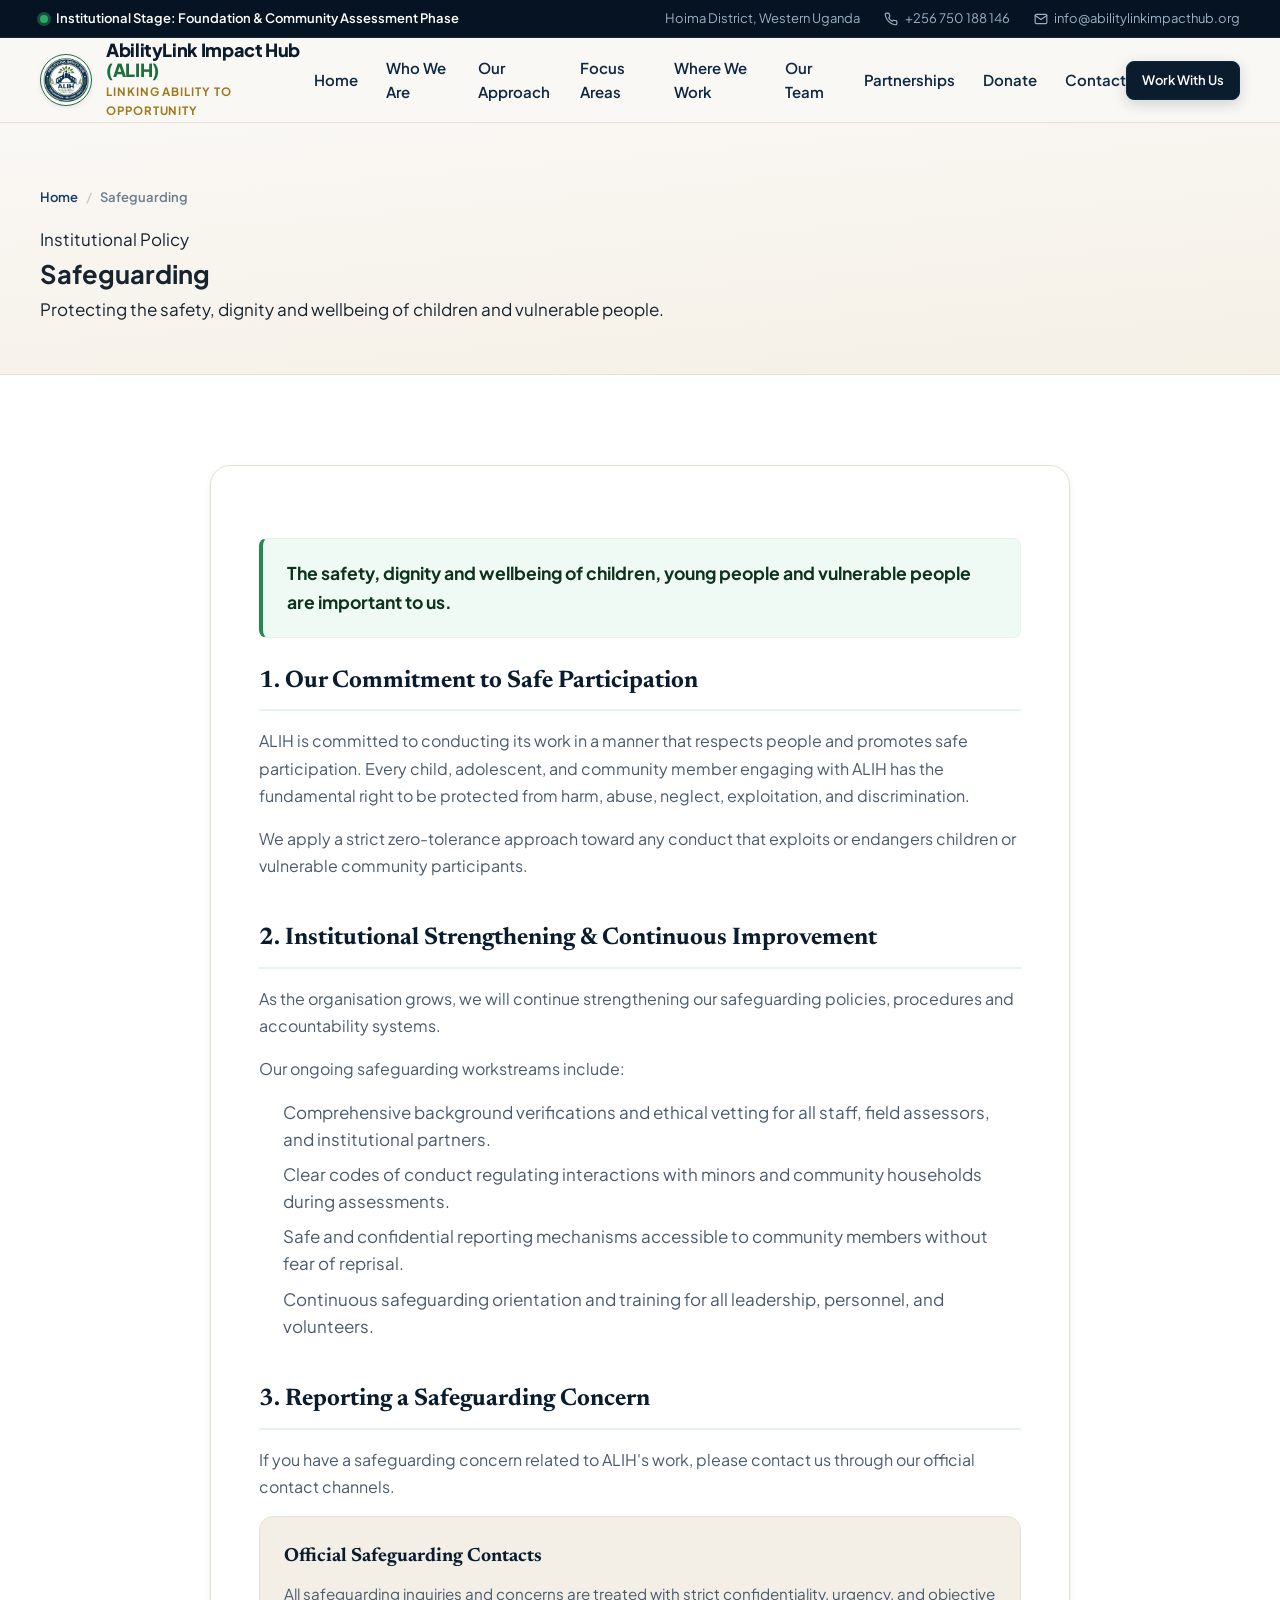
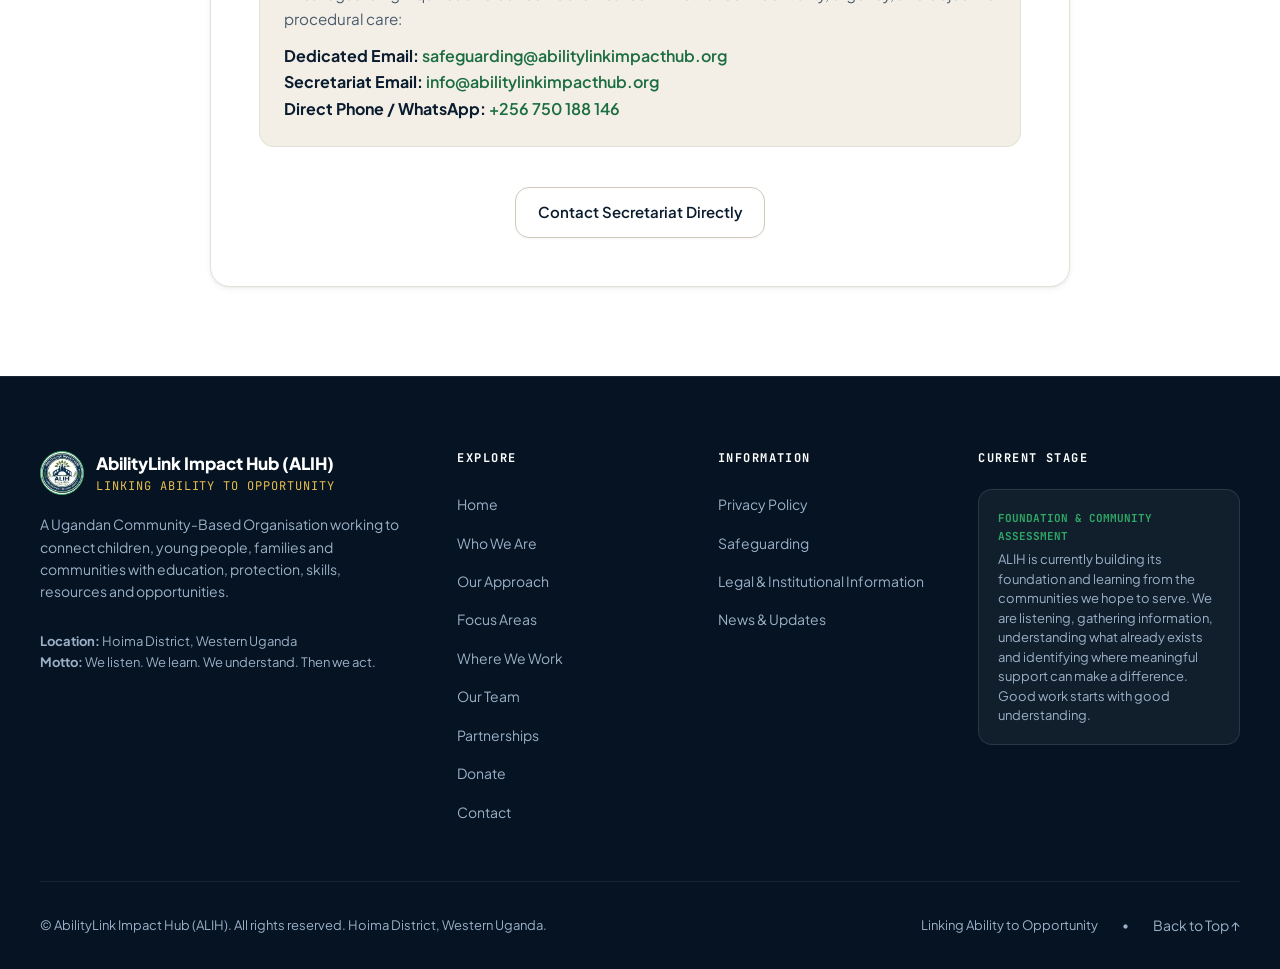
<file: safeguarding.html>
<!DOCTYPE html>
<html lang="en">
<head>
  <meta charset="UTF-8">
  <meta name="viewport" content="width=device-width, initial-scale=1.0, viewport-fit=cover">
  
  <title>Safeguarding Policy &amp; Commitment | AbilityLink Impact Hub (ALIH)</title>
  <meta name="title" content="Safeguarding Policy &amp; Commitment | AbilityLink Impact Hub (ALIH)">
  <meta name="description" content="Read the official Safeguarding commitment of AbilityLink Impact Hub (ALIH) in Hoima District, Western Uganda: ensuring the safety, dignity and wellbeing of children and vulnerable people.">
  <meta name="author" content="AbilityLink Impact Hub">
  <meta name="theme-color" content="#051322">

  <link rel="icon" type="image/x-icon" href="favicon.ico">
  <link rel="icon" type="image/png" sizes="64x64" href="assets/images/favicon.png">

  <link rel="preconnect" href="https://fonts.googleapis.com">
  <link rel="preconnect" href="https://fonts.gstatic.com" crossorigin>
  <link href="https://fonts.googleapis.com/css2?family=JetBrains+Mono:wght@500;600;700&family=Newsreader:ital,opsz,wght@0,6..72,400;0,6..72,500;0,6..72,600;0,6..72,700;1,6..72,400;1,6..72,500;1,6..72,600&family=Plus+Jakarta+Sans:wght@400;500;600;700;800&display=swap" rel="stylesheet">

  <link rel="stylesheet" href="assets/css/styles.css">
</head>
<body>

  <!-- Top Notice Bar -->
  <aside class="top-notice-bar" aria-label="Institutional status">
    <div class="container top-notice-content">
      <div class="phase-indicator">
        <span class="phase-dot" aria-hidden="true"></span>
        <span>Institutional Stage: Foundation &amp; Community Assessment Phase</span>
      </div>
      <div class="top-notice-details">
        <span>Hoima District, Western Uganda</span>
        <a href="https://wa.me/256750188146" class="top-contact-link">
          <svg width="14" height="14" viewBox="0 0 24 24" fill="none" stroke="currentColor" stroke-width="2" stroke-linecap="round" stroke-linejoin="round" aria-hidden="true"><path d="M22 16.92v3a2 2 0 0 1-2.18 2 19.79 19.79 0 0 1-8.63-3.07 19.5 19.5 0 0 1-6-6 19.79 19.79 0 0 1-3.07-8.67A2 2 0 0 1 4.11 2h3a2 2 0 0 1 2 1.72 12.84 12.84 0 0 0 .7 2.81 2 2 0 0 1-.45 2.11L8.09 9.91a16 16 0 0 0 6 6l1.27-1.27a2 2 0 0 1 2.11-.45 12.84 12.84 0 0 0 2.81.7A2 2 0 0 1 22 16.92z"></path></svg>
          <span>+256 750 188 146</span>
        </a>
        <a href="mailto:info@abilitylinkimpacthub.org" class="top-contact-link">
          <svg width="14" height="14" viewBox="0 0 24 24" fill="none" stroke="currentColor" stroke-width="2" stroke-linecap="round" stroke-linejoin="round" aria-hidden="true"><path d="M4 4h16c1.1 0 2 .9 2 2v12c0 1.1-.9 2-2 2H4c-1.1 0-2-.9-2-2V6c0-1.1.9-2 2-2z"></path><polyline points="22,6 12,13 2,6"></polyline></svg>
          <span>info@abilitylinkimpacthub.org</span>
        </a>
      </div>
    </div>
  </aside>

  <!-- Site Header -->
  <header class="site-header" id="site-header">
    <div class="container header-container">
      <a href="index.html" class="brand-link" aria-label="AbilityLink Impact Hub Home">
        <div class="brand-emblem-wrap">
          <img src="assets/images/alih-logo-round.png" alt="ALIH Emblem" class="brand-emblem-img" width="52" height="52">
        </div>
        <div class="brand-text-block">
          <span class="brand-name">AbilityLink Impact Hub <span class="brand-acronym">(ALIH)</span></span>
          <span class="brand-tagline">Linking Ability to Opportunity</span>
        </div>
      </a>

      <nav class="desktop-nav" aria-label="Main Navigation">
        <a href="index.html" class="nav-link">Home</a>
        <a href="about.html" class="nav-link">Who We Are</a>
        <a href="approach.html" class="nav-link">Our Approach</a>
        <a href="strategic-areas.html" class="nav-link">Focus Areas</a>
        <a href="where-we-work.html" class="nav-link">Where We Work</a>
        <a href="team.html" class="nav-link">Our Team</a>
        <a href="partnerships.html" class="nav-link">Partnerships</a>
        <a href="donate.html" class="nav-link">Donate</a>
        <a href="contact.html" class="nav-link">Contact</a>
      </nav>

      <div class="header-actions">
        <a href="partnerships.html" class="btn btn-primary btn-sm">Work With Us</a>
        <button type="button" class="mobile-toggle-btn open-sidebar-trigger" aria-label="Open sidebar" aria-expanded="false">
          <svg width="24" height="24" viewBox="0 0 24 24" fill="none" stroke="currentColor" stroke-width="2.5" stroke-linecap="round" stroke-linejoin="round" aria-hidden="true"><line x1="3" y1="12" x2="21" y2="12"></line><line x1="3" y1="6" x2="21" y2="6"></line><line x1="3" y1="18" x2="21" y2="18"></line></svg>
        </button>
      </div>
    </div>
  </header>

  <!-- Mobile Sidebar Drawer -->
  <div class="mobile-nav-drawer" id="mobile-sidebar" role="dialog" aria-modal="true" aria-label="Navigation Sidebar">
    <div class="mobile-drawer-panel">
      <div class="drawer-header">
        <a href="index.html" class="brand-link">
          <div class="brand-emblem-wrap" style="width:40px; height:40px;">
            <img src="assets/images/alih-logo-round.png" alt="ALIH Emblem" width="40" height="40">
          </div>
          <div class="brand-text-block">
            <span class="brand-name" style="font-size: 1rem;">ALIH</span>
            <span class="brand-tagline" style="font-size: 0.65rem;">Linking Ability to Opportunity</span>
          </div>
        </a>
        <button type="button" class="drawer-close-btn close-sidebar-trigger" aria-label="Close sidebar">
          <svg width="22" height="22" viewBox="0 0 24 24" fill="none" stroke="currentColor" stroke-width="2.5" stroke-linecap="round" stroke-linejoin="round" aria-hidden="true"><line x1="18" y1="6" x2="6" y2="18"></line><line x1="6" y1="6" x2="18" y2="18"></line></svg>
        </button>
      </div>

      <div class="drawer-body">
        <div class="sidebar-stage-badge">
          <span class="phase-dot" aria-hidden="true"></span>
          <div class="sidebar-stage-text">
            <strong>Foundation Stage Active</strong><br>
            <span style="font-size: 0.72rem; font-weight: 500; color: var(--color-emerald-700);">Hoima District, Western Uganda</span>
          </div>
        </div>

        <div class="sidebar-section-group">
          <span class="sidebar-section-title">Explore ALIH</span>
          <a href="index.html" class="sidebar-nav-item">
            <svg viewBox="0 0 24 24" fill="none" stroke="currentColor" stroke-width="2"><path d="m3 9 9-7 9 7v11a2 2 0 0 1-2 2H5a2 2 0 0 1-2-2z"></path></svg>
            <span>Home</span>
          </a>
          <a href="about.html" class="sidebar-nav-item">
            <svg viewBox="0 0 24 24" fill="none" stroke="currentColor" stroke-width="2"><circle cx="12" cy="12" r="10"></circle><line x1="12" y1="16" x2="12" y2="12"></line></svg>
            <span>Who We Are &amp; Values</span>
          </a>
          <a href="approach.html" class="sidebar-nav-item">
            <svg viewBox="0 0 24 24" fill="none" stroke="currentColor" stroke-width="2"><polyline points="22 12 18 12 15 21 9 3 6 12 2 12"></polyline></svg>
            <span>Our Approach</span>
          </a>
          <a href="strategic-areas.html" class="sidebar-nav-item">
            <svg viewBox="0 0 24 24" fill="none" stroke="currentColor" stroke-width="2"><rect x="3" y="3" width="7" height="7"></rect><rect x="14" y="3" width="7" height="7"></rect><rect x="14" y="14" width="7" height="7"></rect><rect x="3" y="14" width="7" height="7"></rect></svg>
            <span>Focus Areas</span>
          </a>
          <a href="where-we-work.html" class="sidebar-nav-item">
            <svg viewBox="0 0 24 24" fill="none" stroke="currentColor" stroke-width="2"><path d="M21 10c0 7-9 13-9 13s-9-6-9-13a9 9 0 0 1 18 0z"></path></svg>
            <span>Where We Work</span>
          </a>
          <a href="team.html" class="sidebar-nav-item">
            <svg viewBox="0 0 24 24" fill="none" stroke="currentColor" stroke-width="2"><path d="M17 21v-2a4 4 0 0 0-4-4H5a4 4 0 0 0-4 4v2"></path><circle cx="9" cy="7" r="4"></circle></svg>
            <span>Our Team</span>
          </a>
          <a href="partnerships.html" class="sidebar-nav-item">
            <svg viewBox="0 0 24 24" fill="none" stroke="currentColor" stroke-width="2"><path d="M16 21v-2a4 4 0 0 0-4-4H6a4 4 0 0 0-4 4v2"></path><circle cx="9" cy="7" r="4"></circle><polyline points="16 11 18 13 22 9"></polyline></svg>
            <span>Partnerships</span>
          </a>
          <a href="donate.html" class="sidebar-nav-item">
            <svg viewBox="0 0 24 24" fill="none" stroke="currentColor" stroke-width="2"><path d="M12 2v20M17 5H9.5a3.5 3.5 0 0 0 0 7h5a3.5 3.5 0 0 1 0 7H6"></path></svg>
            <span>Donate</span>
          </a>
          <a href="contact.html" class="sidebar-nav-item">
            <svg viewBox="0 0 24 24" fill="none" stroke="currentColor" stroke-width="2"><path d="M4 4h16c1.1 0 2 .9 2 2v12c0 1.1-.9 2-2 2H4c-1.1 0-2-.9-2-2V6c0-1.1.9-2 2-2z"></path></svg>
            <span>Contact</span>
          </a>
        </div>
      </div>

      <div class="drawer-footer">
        <a href="partnerships.html" class="btn btn-emerald" style="width: 100%;">Work With Us</a>
      </div>
    </div>
  </div>

  <main id="main-content">

    <!-- Subpage Hero -->
    <section class="subpage-hero" aria-labelledby="safeguarding-hero-title">
      <div class="container">
        <nav class="subpage-breadcrumbs" aria-label="Breadcrumbs">
          <a href="index.html">Home</a>
          <span class="sep">/</span>
          <span class="current">Safeguarding</span>
        </nav>
        <span class="subpage-eyebrow">Institutional Policy</span>
        <h1 class="subpage-title" id="safeguarding-hero-title">Safeguarding</h1>
        <p class="subpage-lead">
          Protecting the safety, dignity and wellbeing of children and vulnerable people.
        </p>
      </div>
    </section>

    <!-- Policy Content Section -->
    <section class="section" style="background: var(--bg-surface);">
      <div class="container">
        
        <article class="policy-container">
          
          <div class="policy-box-alert">
            <p style="margin: 0; font-weight: 700; color: var(--color-emerald-900); font-size: 1.1rem;">
              The safety, dignity and wellbeing of children, young people and vulnerable people are important to us.
            </p>
          </div>

          <div class="policy-block">
            <h2 class="policy-h2">1. Our Commitment to Safe Participation</h2>
            <p class="policy-p">
              ALIH is committed to conducting its work in a manner that respects people and promotes safe participation. Every child, adolescent, and community member engaging with ALIH has the fundamental right to be protected from harm, abuse, neglect, exploitation, and discrimination.
            </p>
            <p class="policy-p">
              We apply a strict zero-tolerance approach toward any conduct that exploits or endangers children or vulnerable community participants.
            </p>
          </div>

          <div class="policy-block">
            <h2 class="policy-h2">2. Institutional Strengthening &amp; Continuous Improvement</h2>
            <p class="policy-p">
              As the organisation grows, we will continue strengthening our safeguarding policies, procedures and accountability systems.
            </p>
            <p class="policy-p">
              Our ongoing safeguarding workstreams include:
            </p>
            <ul class="policy-list">
              <li>Comprehensive background verifications and ethical vetting for all staff, field assessors, and institutional partners.</li>
              <li>Clear codes of conduct regulating interactions with minors and community households during assessments.</li>
              <li>Safe and confidential reporting mechanisms accessible to community members without fear of reprisal.</li>
              <li>Continuous safeguarding orientation and training for all leadership, personnel, and volunteers.</li>
            </ul>
          </div>

          <div class="policy-block">
            <h2 class="policy-h2">3. Reporting a Safeguarding Concern</h2>
            <p class="policy-p">
              If you have a safeguarding concern related to ALIH's work, please contact us through our official contact channels.
            </p>
            
            <div style="background: var(--bg-subtle); padding: 1.5rem; border-radius: var(--radius-md); border: 1px solid var(--border-subtle); margin-top: 1rem;">
              <h3 style="font-family: var(--font-serif); font-size: 1.2rem; color: var(--color-navy-900); margin-bottom: 0.5rem;">
                Official Safeguarding Contacts
              </h3>
              <p style="font-size: 0.95rem; color: var(--text-secondary); margin-bottom: 0.75rem;">
                All safeguarding inquiries and concerns are treated with strict confidentiality, urgency, and objective procedural care:
              </p>
              <p style="font-size: 1rem; margin: 0; color: var(--color-navy-900);">
                <strong>Dedicated Email:</strong> <a href="mailto:safeguarding@abilitylinkimpacthub.org" style="color: var(--color-emerald-700); font-weight: 600;">safeguarding@abilitylinkimpacthub.org</a><br>
                <strong>Secretariat Email:</strong> <a href="mailto:info@abilitylinkimpacthub.org" style="color: var(--color-emerald-700); font-weight: 600;">info@abilitylinkimpacthub.org</a><br>
                <strong>Direct Phone / WhatsApp:</strong> <a href="https://wa.me/256750188146" style="color: var(--color-emerald-700); font-weight: 600;">+256 750 188 146</a>
              </p>
            </div>
          </div>

          <div style="text-align: center; margin-top: 2.5rem;">
            <a href="contact.html" class="btn btn-secondary">Contact Secretariat Directly</a>
          </div>

        </article>

      </div>
    </section>

  </main>

  <!-- Mobile Bottom App Bar -->
  <nav class="mobile-bottom-bar" aria-label="Mobile quick navigation">
    <div class="mobile-bottom-bar-grid">
      <a href="index.html" class="mobile-tab-btn">
        <svg viewBox="0 0 24 24" fill="none" stroke="currentColor" stroke-width="2"><path d="m3 9 9-7 9 7v11a2 2 0 0 1-2 2H5a2 2 0 0 1-2-2z"></path></svg>
        <span>Home</span>
      </a>
      <a href="about.html" class="mobile-tab-btn">
        <svg viewBox="0 0 24 24" fill="none" stroke="currentColor" stroke-width="2"><circle cx="12" cy="12" r="10"></circle><line x1="12" y1="16" x2="12" y2="12"></line></svg>
        <span>About</span>
      </a>
      <a href="team.html" class="mobile-tab-btn">
        <svg viewBox="0 0 24 24" fill="none" stroke="currentColor" stroke-width="2"><path d="M17 21v-2a4 4 0 0 0-4-4H5a4 4 0 0 0-4 4v2"></path><circle cx="9" cy="7" r="4"></circle></svg>
        <span>Team</span>
      </a>
      <a href="contact.html" class="mobile-tab-btn highlight">
        <svg viewBox="0 0 24 24" fill="none" stroke="currentColor" stroke-width="2"><path d="M4 4h16c1.1 0 2 .9 2 2v12c0 1.1-.9 2-2 2H4c-1.1 0-2-.9-2-2V6c0-1.1.9-2 2-2z"></path></svg>
        <span>Contact</span>
      </a>
      <button type="button" class="mobile-tab-btn open-sidebar-trigger" aria-label="Open full menu">
        <svg viewBox="0 0 24 24" fill="none" stroke="currentColor" stroke-width="2.5"><line x1="3" y1="12" x2="21" y2="12"></line><line x1="3" y1="6" x2="21" y2="6"></line><line x1="3" y1="18" x2="21" y2="18"></line></svg>
        <span>Menu</span>
      </button>
    </div>
  </nav>

  <!-- Site Footer -->
  <footer class="site-footer">
    <div class="container">
      <div class="footer-top-grid">
        
        <div class="footer-brand-col">
          <div class="footer-brand-header">
            <img src="assets/images/alih-logo-round.png" alt="ALIH Emblem" class="footer-logo-img" width="48" height="48">
            <div>
              <div class="footer-brand-title">AbilityLink Impact Hub (ALIH)</div>
              <div class="footer-tagline">Linking Ability to Opportunity</div>
            </div>
          </div>
          <p class="footer-desc">
            A Ugandan Community-Based Organisation working to connect children, young people, families and communities with education, protection, skills, resources and opportunities.
          </p>
          <div style="font-size: 0.8125rem; color: var(--text-inverse-muted); margin-top: 0.75rem;">
            <strong>Location:</strong> Hoima District, Western Uganda<br>
            <strong>Motto:</strong> We listen. We learn. We understand. Then we act.
          </div>
        </div>

        <div>
          <h4 class="footer-col-title">Explore</h4>
          <ul class="footer-links-list">
            <li><a href="index.html" class="footer-link">Home</a></li>
            <li><a href="about.html" class="footer-link">Who We Are</a></li>
            <li><a href="approach.html" class="footer-link">Our Approach</a></li>
            <li><a href="strategic-areas.html" class="footer-link">Focus Areas</a></li>
            <li><a href="where-we-work.html" class="footer-link">Where We Work</a></li>
            <li><a href="team.html" class="footer-link">Our Team</a></li>
            <li><a href="partnerships.html" class="footer-link">Partnerships</a></li>
            <li><a href="donate.html" class="footer-link">Donate</a></li>
            <li><a href="contact.html" class="footer-link">Contact</a></li>
          </ul>
        </div>

        <div>
          <h4 class="footer-col-title">Information</h4>
          <ul class="footer-links-list">
            <li><a href="privacy.html" class="footer-link">Privacy Policy</a></li>
            <li><a href="safeguarding.html" class="footer-link">Safeguarding</a></li>
            <li><a href="legal.html" class="footer-link">Legal &amp; Institutional Information</a></li>
            <li><a href="news.html" class="footer-link">News &amp; Updates</a></li>
          </ul>
        </div>

        <div>
          <h4 class="footer-col-title">Current Stage</h4>
          <div class="footer-stage-box">
            <div class="stage-box-kicker">Foundation &amp; Community Assessment</div>
            <p class="stage-box-text">
              ALIH is currently building its foundation and learning from the communities we hope to serve. We are listening, gathering information, understanding what already exists and identifying where meaningful support can make a difference. Good work starts with good understanding.
            </p>
          </div>
        </div>

      </div>

      <div class="footer-bottom">
        <div class="footer-copy">
          &copy; AbilityLink Impact Hub (ALIH). All rights reserved. Hoima District, Western Uganda.
        </div>
        <div class="footer-legal-links">
          <span>Linking Ability to Opportunity</span>
          <span>&bull;</span>
          <a href="#site-header" class="footer-link">Back to Top &uarr;</a>
        </div>
      </div>
    </div>
  </footer>

  <div class="toast-container" aria-live="polite" aria-atomic="true"></div>
  <script src="assets/js/main.js"></script>
</body>
</html>
</file>
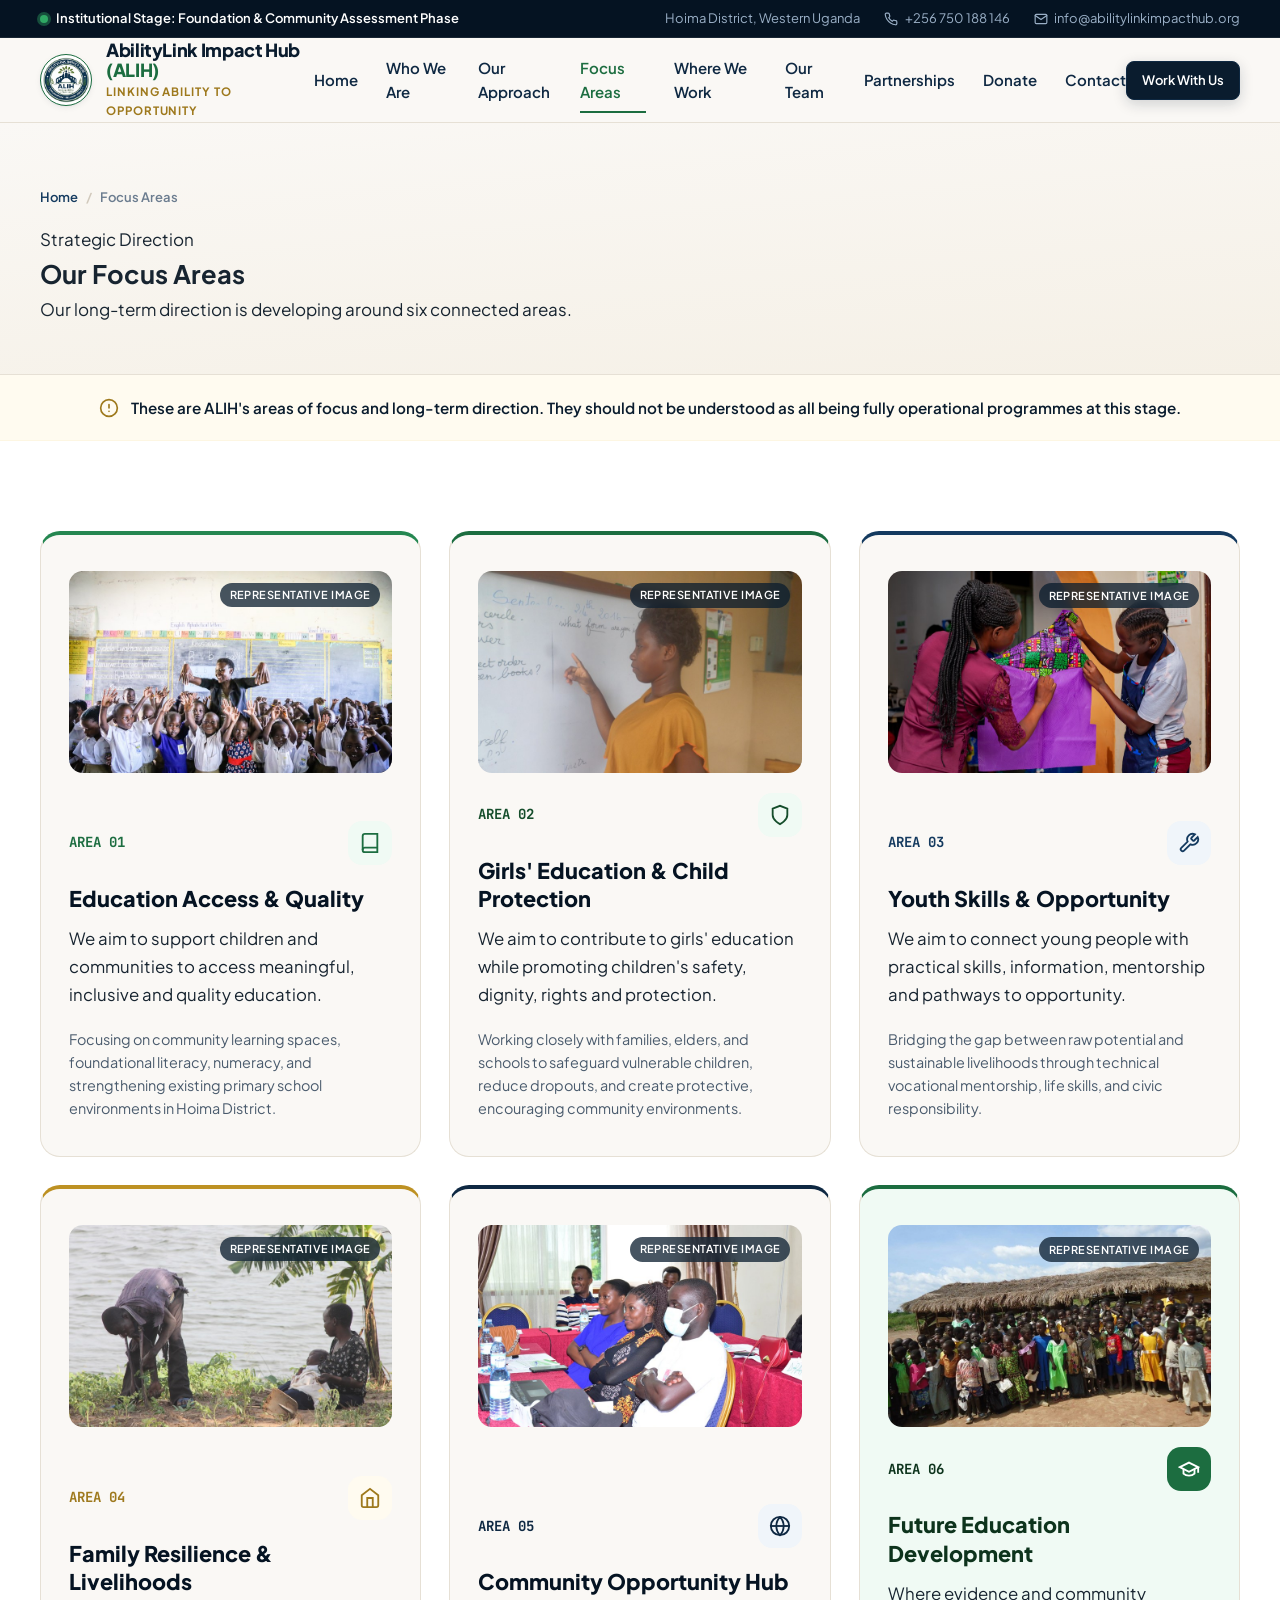
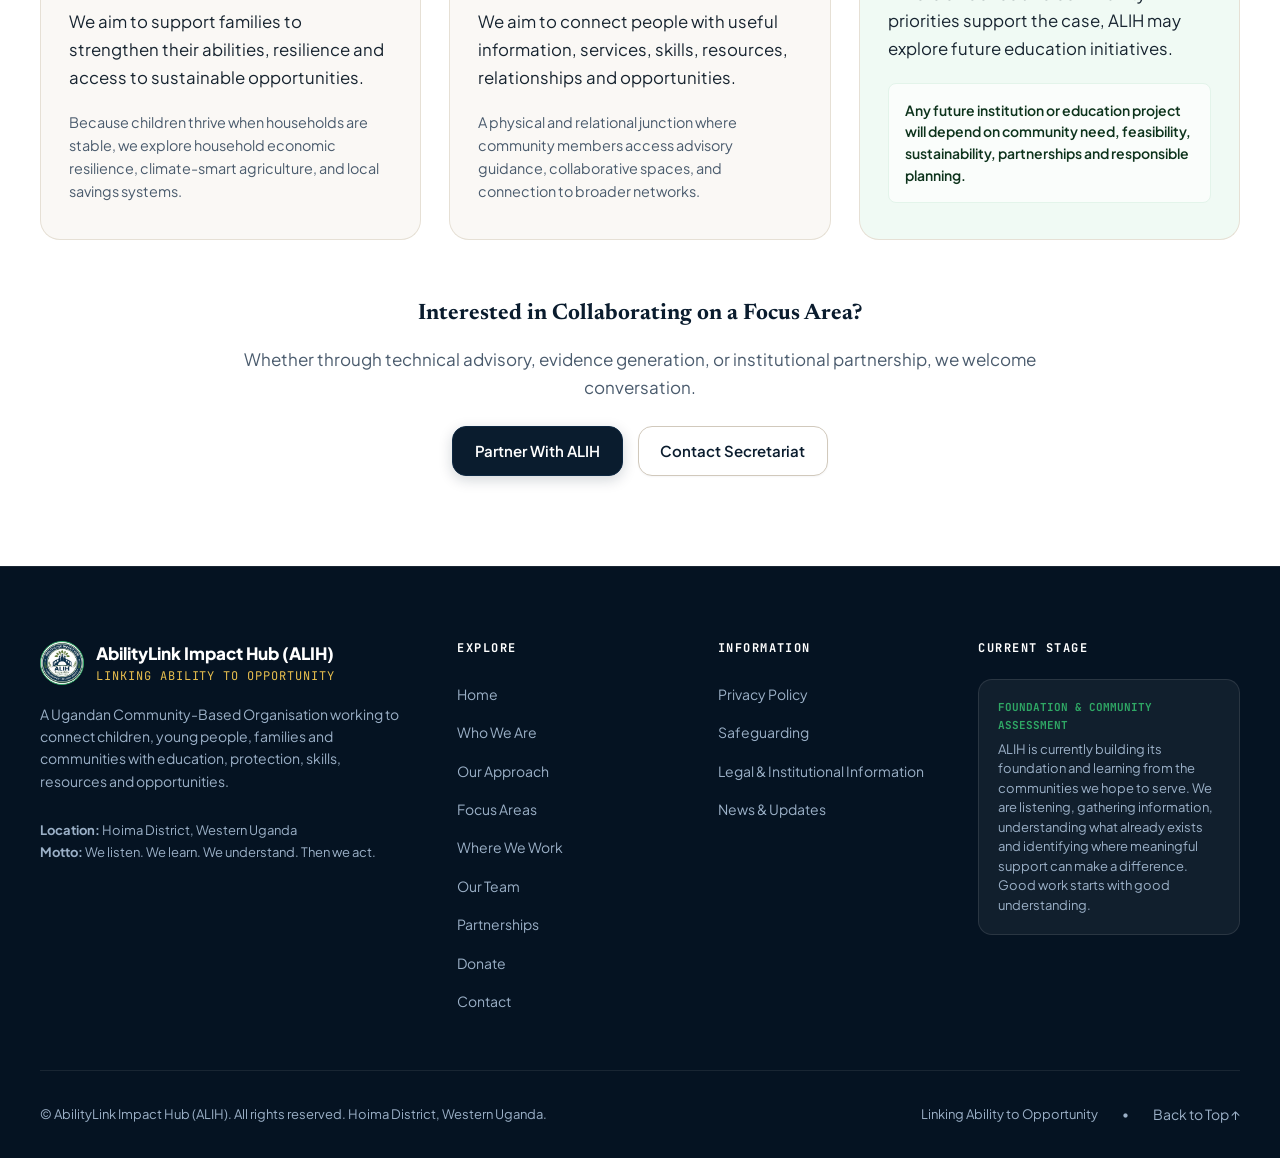
<file: strategic-areas.html>
<!DOCTYPE html>
<html lang="en">
<head>
  <meta charset="UTF-8">
  <meta name="viewport" content="width=device-width, initial-scale=1.0, viewport-fit=cover">
  
  <title>Our Focus Areas | Six Connected Strategic Directions | ALIH</title>
  <meta name="title" content="Our Focus Areas | AbilityLink Impact Hub (ALIH)">
  <meta name="description" content="Explore ALIH's six connected focus areas in Hoima District, Western Uganda: Education Access & Quality, Girls' Education & Child Protection, Youth Skills, Family Resilience, Community Hub, and Future Education Development.">
  <meta name="author" content="AbilityLink Impact Hub">
  <meta name="theme-color" content="#051322">

  <link rel="icon" type="image/x-icon" href="favicon.ico">
  <link rel="icon" type="image/png" sizes="64x64" href="assets/images/favicon.png">

  <link rel="preconnect" href="https://fonts.googleapis.com">
  <link rel="preconnect" href="https://fonts.gstatic.com" crossorigin>
  <link href="https://fonts.googleapis.com/css2?family=JetBrains+Mono:wght@500;600;700&family=Newsreader:ital,opsz,wght@0,6..72,400;0,6..72,500;0,6..72,600;0,6..72,700;1,6..72,400;1,6..72,500;1,6..72,600&family=Plus+Jakarta+Sans:wght@400;500;600;700;800&display=swap" rel="stylesheet">

  <link rel="stylesheet" href="assets/css/styles.css">
</head>
<body>

  <!-- Top Notice Bar -->
  <aside class="top-notice-bar" aria-label="Institutional status">
    <div class="container top-notice-content">
      <div class="phase-indicator">
        <span class="phase-dot" aria-hidden="true"></span>
        <span>Institutional Stage: Foundation &amp; Community Assessment Phase</span>
      </div>
      <div class="top-notice-details">
        <span>Hoima District, Western Uganda</span>
        <a href="https://wa.me/256750188146" class="top-contact-link">
          <svg width="14" height="14" viewBox="0 0 24 24" fill="none" stroke="currentColor" stroke-width="2" stroke-linecap="round" stroke-linejoin="round" aria-hidden="true"><path d="M22 16.92v3a2 2 0 0 1-2.18 2 19.79 19.79 0 0 1-8.63-3.07 19.5 19.5 0 0 1-6-6 19.79 19.79 0 0 1-3.07-8.67A2 2 0 0 1 4.11 2h3a2 2 0 0 1 2 1.72 12.84 12.84 0 0 0 .7 2.81 2 2 0 0 1-.45 2.11L8.09 9.91a16 16 0 0 0 6 6l1.27-1.27a2 2 0 0 1 2.11-.45 12.84 12.84 0 0 0 2.81.7A2 2 0 0 1 22 16.92z"></path></svg>
          <span>+256 750 188 146</span>
        </a>
        <a href="mailto:info@abilitylinkimpacthub.org" class="top-contact-link">
          <svg width="14" height="14" viewBox="0 0 24 24" fill="none" stroke="currentColor" stroke-width="2" stroke-linecap="round" stroke-linejoin="round" aria-hidden="true"><path d="M4 4h16c1.1 0 2 .9 2 2v12c0 1.1-.9 2-2 2H4c-1.1 0-2-.9-2-2V6c0-1.1.9-2 2-2z"></path><polyline points="22,6 12,13 2,6"></polyline></svg>
          <span>info@abilitylinkimpacthub.org</span>
        </a>
      </div>
    </div>
  </aside>

  <!-- Site Header -->
  <header class="site-header" id="site-header">
    <div class="container header-container">
      <a href="index.html" class="brand-link" aria-label="AbilityLink Impact Hub Home">
        <div class="brand-emblem-wrap">
          <img src="assets/images/alih-logo-round.png" alt="ALIH Emblem" class="brand-emblem-img" width="52" height="52">
        </div>
        <div class="brand-text-block">
          <span class="brand-name">AbilityLink Impact Hub <span class="brand-acronym">(ALIH)</span></span>
          <span class="brand-tagline">Linking Ability to Opportunity</span>
        </div>
      </a>

      <nav class="desktop-nav" aria-label="Main Navigation">
        <a href="index.html" class="nav-link">Home</a>
        <a href="about.html" class="nav-link">Who We Are</a>
        <a href="approach.html" class="nav-link">Our Approach</a>
        <a href="strategic-areas.html" class="nav-link active">Focus Areas</a>
        <a href="where-we-work.html" class="nav-link">Where We Work</a>
        <a href="team.html" class="nav-link">Our Team</a>
        <a href="partnerships.html" class="nav-link">Partnerships</a>
        <a href="donate.html" class="nav-link">Donate</a>
        <a href="contact.html" class="nav-link">Contact</a>
      </nav>

      <div class="header-actions">
        <a href="partnerships.html" class="btn btn-primary btn-sm">Work With Us</a>
        <button type="button" class="mobile-toggle-btn open-sidebar-trigger" aria-label="Open sidebar" aria-expanded="false">
          <svg width="24" height="24" viewBox="0 0 24 24" fill="none" stroke="currentColor" stroke-width="2.5" stroke-linecap="round" stroke-linejoin="round" aria-hidden="true"><line x1="3" y1="12" x2="21" y2="12"></line><line x1="3" y1="6" x2="21" y2="6"></line><line x1="3" y1="18" x2="21" y2="18"></line></svg>
        </button>
      </div>
    </div>
  </header>

  <!-- Mobile Sidebar Drawer -->
  <div class="mobile-nav-drawer" id="mobile-sidebar" role="dialog" aria-modal="true" aria-label="Navigation Sidebar">
    <div class="mobile-drawer-panel">
      <div class="drawer-header">
        <a href="index.html" class="brand-link">
          <div class="brand-emblem-wrap" style="width:40px; height:40px;">
            <img src="assets/images/alih-logo-round.png" alt="ALIH Emblem" width="40" height="40">
          </div>
          <div class="brand-text-block">
            <span class="brand-name" style="font-size: 1rem;">ALIH</span>
            <span class="brand-tagline" style="font-size: 0.65rem;">Linking Ability to Opportunity</span>
          </div>
        </a>
        <button type="button" class="drawer-close-btn close-sidebar-trigger" aria-label="Close sidebar">
          <svg width="22" height="22" viewBox="0 0 24 24" fill="none" stroke="currentColor" stroke-width="2.5" stroke-linecap="round" stroke-linejoin="round" aria-hidden="true"><line x1="18" y1="6" x2="6" y2="18"></line><line x1="6" y1="6" x2="18" y2="18"></line></svg>
        </button>
      </div>

      <div class="drawer-body">
        <div class="sidebar-stage-badge">
          <span class="phase-dot" aria-hidden="true"></span>
          <div class="sidebar-stage-text">
            <strong>Foundation Stage Active</strong><br>
            <span style="font-size: 0.72rem; font-weight: 500; color: var(--color-emerald-700);">Hoima District, Western Uganda</span>
          </div>
        </div>

        <div class="sidebar-section-group">
          <span class="sidebar-section-title">Explore ALIH</span>
          <a href="index.html" class="sidebar-nav-item">
            <svg viewBox="0 0 24 24" fill="none" stroke="currentColor" stroke-width="2"><path d="m3 9 9-7 9 7v11a2 2 0 0 1-2 2H5a2 2 0 0 1-2-2z"></path></svg>
            <span>Home</span>
          </a>
          <a href="about.html" class="sidebar-nav-item">
            <svg viewBox="0 0 24 24" fill="none" stroke="currentColor" stroke-width="2"><circle cx="12" cy="12" r="10"></circle><line x1="12" y1="16" x2="12" y2="12"></line></svg>
            <span>Who We Are &amp; Values</span>
          </a>
          <a href="approach.html" class="sidebar-nav-item">
            <svg viewBox="0 0 24 24" fill="none" stroke="currentColor" stroke-width="2"><polyline points="22 12 18 12 15 21 9 3 6 12 2 12"></polyline></svg>
            <span>Our Approach</span>
          </a>
          <a href="strategic-areas.html" class="sidebar-nav-item" style="color: var(--color-emerald-700); font-weight: 700;">
            <svg viewBox="0 0 24 24" fill="none" stroke="currentColor" stroke-width="2"><rect x="3" y="3" width="7" height="7"></rect><rect x="14" y="3" width="7" height="7"></rect><rect x="14" y="14" width="7" height="7"></rect><rect x="3" y="14" width="7" height="7"></rect></svg>
            <span>Focus Areas</span>
          </a>
          <a href="where-we-work.html" class="sidebar-nav-item">
            <svg viewBox="0 0 24 24" fill="none" stroke="currentColor" stroke-width="2"><path d="M21 10c0 7-9 13-9 13s-9-6-9-13a9 9 0 0 1 18 0z"></path></svg>
            <span>Where We Work</span>
          </a>
          <a href="team.html" class="sidebar-nav-item">
            <svg viewBox="0 0 24 24" fill="none" stroke="currentColor" stroke-width="2"><path d="M17 21v-2a4 4 0 0 0-4-4H5a4 4 0 0 0-4 4v2"></path><circle cx="9" cy="7" r="4"></circle></svg>
            <span>Our Team</span>
          </a>
          <a href="partnerships.html" class="sidebar-nav-item">
            <svg viewBox="0 0 24 24" fill="none" stroke="currentColor" stroke-width="2"><path d="M16 21v-2a4 4 0 0 0-4-4H6a4 4 0 0 0-4 4v2"></path><circle cx="9" cy="7" r="4"></circle><polyline points="16 11 18 13 22 9"></polyline></svg>
            <span>Partnerships</span>
          </a>
          <a href="donate.html" class="sidebar-nav-item">
            <svg viewBox="0 0 24 24" fill="none" stroke="currentColor" stroke-width="2"><path d="M12 2v20M17 5H9.5a3.5 3.5 0 0 0 0 7h5a3.5 3.5 0 0 1 0 7H6"></path></svg>
            <span>Donate</span>
          </a>
          <a href="contact.html" class="sidebar-nav-item">
            <svg viewBox="0 0 24 24" fill="none" stroke="currentColor" stroke-width="2"><path d="M4 4h16c1.1 0 2 .9 2 2v12c0 1.1-.9 2-2 2H4c-1.1 0-2-.9-2-2V6c0-1.1.9-2 2-2z"></path></svg>
            <span>Contact</span>
          </a>
        </div>
      </div>

      <div class="drawer-footer">
        <a href="partnerships.html" class="btn btn-emerald" style="width: 100%;">Work With Us</a>
      </div>
    </div>
  </div>

  <main id="main-content">

    <!-- Subpage Hero -->
    <section class="subpage-hero" aria-labelledby="focus-hero-title">
      <div class="container">
        <nav class="subpage-breadcrumbs" aria-label="Breadcrumbs">
          <a href="index.html">Home</a>
          <span class="sep">/</span>
          <span class="current">Focus Areas</span>
        </nav>
        <span class="subpage-eyebrow">Strategic Direction</span>
        <h1 class="subpage-title" id="focus-hero-title">Our Focus Areas</h1>
        <p class="subpage-lead">
          Our long-term direction is developing around six connected areas.
        </p>
      </div>
    </section>

    <!-- Important Notice / Disclaimer -->
    <section style="background: var(--color-gold-50); border-bottom: 1px solid var(--color-gold-100); padding: 1.25rem 0;">
      <div class="container">
        <div style="display: flex; align-items: center; justify-content: center; gap: 0.75rem; text-align: center; flex-wrap: wrap;">
          <svg width="20" height="20" viewBox="0 0 24 24" fill="none" stroke="var(--color-gold-700)" stroke-width="2" stroke-linecap="round" stroke-linejoin="round" aria-hidden="true"><circle cx="12" cy="12" r="10"></circle><line x1="12" y1="8" x2="12" y2="12"></line><line x1="12" y1="16" x2="12.01" y2="16"></line></svg>
          <span style="font-size: 0.95rem; color: var(--color-navy-900); font-weight: 600;">
            These are ALIH's areas of focus and long-term direction. They should not be understood as all being fully operational programmes at this stage.
          </span>
        </div>
      </div>
    </section>

    <!-- Six Focus Areas Grid -->
    <section class="section" style="background: var(--bg-surface);">
      <div class="container">
        
        <div class="strategic-grid" style="grid-template-columns: repeat(auto-fit, minmax(340px, 1fr));">
          
          <!-- Focus Area 1 -->
          <article class="strategic-card" style="border-top: 4px solid var(--color-emerald-600);">
            <div class="focus-card-image-wrap">
              <img src="assets/images/focus/education-access.jpg" alt="Representative Image: Children in a community learning environment" class="focus-card-img" width="600" height="375" loading="lazy">
              <span class="focus-rep-badge">Representative Image</span>
            </div>
            <div>
              <div class="strategic-card-top">
                <span class="strategic-num" style="color: var(--color-emerald-700); font-weight: 700;">AREA 01</span>
                <div class="strategic-icon-wrap" style="background: var(--color-emerald-50); color: var(--color-emerald-700);" aria-hidden="true">
                  <svg width="22" height="22" viewBox="0 0 24 24" fill="none" stroke="currentColor" stroke-width="2"><path d="M4 19.5A2.5 2.5 0 0 1 6.5 17H20"></path><path d="M6.5 2H20v20H6.5A2.5 2.5 0 0 1 4 19.5v-15A2.5 2.5 0 0 1 6.5 2z"></path></svg>
                </div>
              </div>
              <h2 class="strategic-title" style="font-size: 1.35rem;">Education Access &amp; Quality</h2>
              <p class="strategic-desc" style="font-size: 1.05rem; line-height: 1.65; color: var(--text-primary); margin-bottom: 1.25rem;">
                We aim to support children and communities to access meaningful, inclusive and quality education.
              </p>
              <p style="font-size: 0.9rem; color: var(--text-secondary); line-height: 1.6;">
                Focusing on community learning spaces, foundational literacy, numeracy, and strengthening existing primary school environments in Hoima District.
              </p>
            </div>
          </article>

          <!-- Focus Area 2 -->
          <article class="strategic-card" style="border-top: 4px solid var(--color-emerald-700);">
            <div class="focus-card-image-wrap">
              <img src="assets/images/focus/girls-protection.jpg" alt="Representative Image: Girls in a safe, supportive education environment" class="focus-card-img" width="600" height="375" loading="lazy">
              <span class="focus-rep-badge">Representative Image</span>
            </div>
            <div>
              <div class="strategic-card-top">
                <span class="strategic-num" style="color: var(--color-emerald-800); font-weight: 700;">AREA 02</span>
                <div class="strategic-icon-wrap" style="background: var(--color-emerald-50); color: var(--color-emerald-800);" aria-hidden="true">
                  <svg width="22" height="22" viewBox="0 0 24 24" fill="none" stroke="currentColor" stroke-width="2"><path d="M12 22s8-4 8-10V5l-8-3-8 3v7c0 6 8 10 8 10z"></path></svg>
                </div>
              </div>
              <h2 class="strategic-title" style="font-size: 1.35rem;">Girls' Education &amp; Child Protection</h2>
              <p class="strategic-desc" style="font-size: 1.05rem; line-height: 1.65; color: var(--text-primary); margin-bottom: 1.25rem;">
                We aim to contribute to girls' education while promoting children's safety, dignity, rights and protection.
              </p>
              <p style="font-size: 0.9rem; color: var(--text-secondary); line-height: 1.6;">
                Working closely with families, elders, and schools to safeguard vulnerable children, reduce dropouts, and create protective, encouraging community environments.
              </p>
            </div>
          </article>

          <!-- Focus Area 3 -->
          <article class="strategic-card" style="border-top: 4px solid var(--color-navy-700);">
            <div class="focus-card-image-wrap">
              <img src="assets/images/focus/youth-skills.jpg" alt="Representative Image: Young adults engaged in practical skills training" class="focus-card-img" width="600" height="375" loading="lazy">
              <span class="focus-rep-badge">Representative Image</span>
            </div>
            <div>
              <div class="strategic-card-top">
                <span class="strategic-num" style="color: var(--color-navy-700); font-weight: 700;">AREA 03</span>
                <div class="strategic-icon-wrap" style="background: var(--color-navy-50); color: var(--color-navy-700);" aria-hidden="true">
                  <svg width="22" height="22" viewBox="0 0 24 24" fill="none" stroke="currentColor" stroke-width="2"><path d="M14.7 6.3a1 1 0 0 0 0 1.4l1.6 1.6a1 1 0 0 0 1.4 0l3.77-3.77a6 6 0 0 1-7.94 7.94l-6.91 6.91a2.12 2.12 0 0 1-3-3l6.91-6.91a6 6 0 0 1 7.94-7.94l-3.76 3.76z"></path></svg>
                </div>
              </div>
              <h2 class="strategic-title" style="font-size: 1.35rem;">Youth Skills &amp; Opportunity</h2>
              <p class="strategic-desc" style="font-size: 1.05rem; line-height: 1.65; color: var(--text-primary); margin-bottom: 1.25rem;">
                We aim to connect young people with practical skills, information, mentorship and pathways to opportunity.
              </p>
              <p style="font-size: 0.9rem; color: var(--text-secondary); line-height: 1.6;">
                Bridging the gap between raw potential and sustainable livelihoods through technical vocational mentorship, life skills, and civic responsibility.
              </p>
            </div>
          </article>

          <!-- Focus Area 4 -->
          <article class="strategic-card" style="border-top: 4px solid var(--color-gold-600);">
            <div class="focus-card-image-wrap">
              <img src="assets/images/focus/family-resilience.jpg" alt="Representative Image: Farming family engaged in sustainable agriculture" class="focus-card-img" width="600" height="375" loading="lazy">
              <span class="focus-rep-badge">Representative Image</span>
            </div>
            <div>
              <div class="strategic-card-top">
                <span class="strategic-num" style="color: var(--color-gold-700); font-weight: 700;">AREA 04</span>
                <div class="strategic-icon-wrap" style="background: var(--color-gold-50); color: var(--color-gold-700);" aria-hidden="true">
                  <svg width="22" height="22" viewBox="0 0 24 24" fill="none" stroke="currentColor" stroke-width="2"><path d="M3 9l9-7 9 7v11a2 2 0 0 1-2 2H5a2 2 0 0 1-2-2z"></path><polyline points="9 22 9 12 15 12 15 22"></polyline></svg>
                </div>
              </div>
              <h2 class="strategic-title" style="font-size: 1.35rem;">Family Resilience &amp; Livelihoods</h2>
              <p class="strategic-desc" style="font-size: 1.05rem; line-height: 1.65; color: var(--text-primary); margin-bottom: 1.25rem;">
                We aim to support families to strengthen their abilities, resilience and access to sustainable opportunities.
              </p>
              <p style="font-size: 0.9rem; color: var(--text-secondary); line-height: 1.6;">
                Because children thrive when households are stable, we explore household economic resilience, climate-smart agriculture, and local savings systems.
              </p>
            </div>
          </article>

          <!-- Focus Area 5 -->
          <article class="strategic-card" style="border-top: 4px solid var(--color-navy-800);">
            <div class="focus-card-image-wrap">
              <img src="assets/images/focus/community-hub.jpg" alt="Representative Image: Community members gathered in dialogue under trees" class="focus-card-img" width="600" height="375" loading="lazy">
              <span class="focus-rep-badge">Representative Image</span>
            </div>
            <div>
              <div class="strategic-card-top">
                <span class="strategic-num" style="color: var(--color-navy-800); font-weight: 700;">AREA 05</span>
                <div class="strategic-icon-wrap" style="background: var(--color-navy-50); color: var(--color-navy-800);" aria-hidden="true">
                  <svg width="22" height="22" viewBox="0 0 24 24" fill="none" stroke="currentColor" stroke-width="2"><circle cx="12" cy="12" r="10"></circle><path d="M12 2a14.5 14.5 0 0 0 0 20 14.5 14.5 0 0 0 0-20"></path><path d="M2 12h20"></path></svg>
                </div>
              </div>
              <h2 class="strategic-title" style="font-size: 1.35rem;">Community Opportunity Hub</h2>
              <p class="strategic-desc" style="font-size: 1.05rem; line-height: 1.65; color: var(--text-primary); margin-bottom: 1.25rem;">
                We aim to connect people with useful information, services, skills, resources, relationships and opportunities.
              </p>
              <p style="font-size: 0.9rem; color: var(--text-secondary); line-height: 1.6;">
                A physical and relational junction where community members access advisory guidance, collaborative spaces, and connection to broader networks.
              </p>
            </div>
          </article>

          <!-- Focus Area 6 -->
          <article class="strategic-card" style="border-top: 4px solid var(--color-emerald-700); background: var(--color-emerald-50);">
            <div class="focus-card-image-wrap">
              <img src="assets/images/focus/future-education.jpg" alt="Representative Image: Community school learning environment in Uganda" class="focus-card-img" width="600" height="375" loading="lazy">
              <span class="focus-rep-badge">Representative Image</span>
            </div>
            <div>
              <div class="strategic-card-top">
                <span class="strategic-num" style="color: var(--color-emerald-900); font-weight: 700;">AREA 06</span>
                <div class="strategic-icon-wrap" style="background: var(--color-emerald-700); color: #FFFFFF;" aria-hidden="true">
                  <svg width="22" height="22" viewBox="0 0 24 24" fill="none" stroke="currentColor" stroke-width="2"><path d="M22 10v6M2 10l10-5 10 5-10 5z"></path><path d="M6 12v5c3 3 9 3 12 0v-5"></path></svg>
                </div>
              </div>
              <h2 class="strategic-title" style="font-size: 1.35rem; color: var(--color-emerald-900);">Future Education Development</h2>
              <p class="strategic-desc" style="font-size: 1.05rem; line-height: 1.65; color: var(--color-emerald-950); margin-bottom: 1.25rem;">
                Where evidence and community priorities support the case, ALIH may explore future education initiatives.
              </p>
              <div style="background: rgba(255, 255, 255, 0.7); border-radius: var(--radius-sm); padding: 1rem; border: 1px solid var(--color-emerald-100);">
                <p style="font-size: 0.875rem; color: var(--color-emerald-900); font-weight: 600; margin: 0; line-height: 1.55;">
                  Any future institution or education project will depend on community need, feasibility, sustainability, partnerships and responsible planning.
                </p>
              </div>
            </div>
          </article>

        </div>

        <div style="max-width: 800px; margin: 3.5rem auto 0; text-align: center;">
          <h3 style="font-family: var(--font-serif); font-size: 1.4rem; color: var(--color-navy-900); margin-bottom: 0.75rem;">
            Interested in Collaborating on a Focus Area?
          </h3>
          <p style="color: var(--text-secondary); margin-bottom: 1.5rem;">
            Whether through technical advisory, evidence generation, or institutional partnership, we welcome conversation.
          </p>
          <a href="partnerships.html" class="btn btn-primary">Partner With ALIH</a>
          <a href="contact.html" class="btn btn-secondary" style="margin-left: 0.75rem;">Contact Secretariat</a>
        </div>

      </div>
    </section>

  </main>

  <!-- Mobile Bottom App Bar -->
  <nav class="mobile-bottom-bar" aria-label="Mobile quick navigation">
    <div class="mobile-bottom-bar-grid">
      <a href="index.html" class="mobile-tab-btn">
        <svg viewBox="0 0 24 24" fill="none" stroke="currentColor" stroke-width="2"><path d="m3 9 9-7 9 7v11a2 2 0 0 1-2 2H5a2 2 0 0 1-2-2z"></path></svg>
        <span>Home</span>
      </a>
      <a href="about.html" class="mobile-tab-btn">
        <svg viewBox="0 0 24 24" fill="none" stroke="currentColor" stroke-width="2"><circle cx="12" cy="12" r="10"></circle><line x1="12" y1="16" x2="12" y2="12"></line></svg>
        <span>About</span>
      </a>
      <a href="strategic-areas.html" class="mobile-tab-btn active">
        <svg viewBox="0 0 24 24" fill="none" stroke="currentColor" stroke-width="2"><rect x="3" y="3" width="7" height="7"></rect><rect x="14" y="3" width="7" height="7"></rect><rect x="14" y="14" width="7" height="7"></rect><rect x="3" y="14" width="7" height="7"></rect></svg>
        <span>Areas</span>
      </a>
      <a href="partnerships.html" class="mobile-tab-btn highlight">
        <svg viewBox="0 0 24 24" fill="none" stroke="currentColor" stroke-width="2"><path d="M16 21v-2a4 4 0 0 0-4-4H6a4 4 0 0 0-4 4v2"></path><circle cx="9" cy="7" r="4"></circle><polyline points="16 11 18 13 22 9"></polyline></svg>
        <span>Partner</span>
      </a>
      <button type="button" class="mobile-tab-btn open-sidebar-trigger" aria-label="Open full menu">
        <svg viewBox="0 0 24 24" fill="none" stroke="currentColor" stroke-width="2.5"><line x1="3" y1="12" x2="21" y2="12"></line><line x1="3" y1="6" x2="21" y2="6"></line><line x1="3" y1="18" x2="21" y2="18"></line></svg>
        <span>Menu</span>
      </button>
    </div>
  </nav>

  <!-- Site Footer -->
  <footer class="site-footer">
    <div class="container">
      <div class="footer-top-grid">
        
        <div class="footer-brand-col">
          <div class="footer-brand-header">
            <img src="assets/images/alih-logo-round.png" alt="ALIH Emblem" class="footer-logo-img" width="48" height="48">
            <div>
              <div class="footer-brand-title">AbilityLink Impact Hub (ALIH)</div>
              <div class="footer-tagline">Linking Ability to Opportunity</div>
            </div>
          </div>
          <p class="footer-desc">
            A Ugandan Community-Based Organisation working to connect children, young people, families and communities with education, protection, skills, resources and opportunities.
          </p>
          <div style="font-size: 0.8125rem; color: var(--text-inverse-muted); margin-top: 0.75rem;">
            <strong>Location:</strong> Hoima District, Western Uganda<br>
            <strong>Motto:</strong> We listen. We learn. We understand. Then we act.
          </div>
        </div>

        <div>
          <h4 class="footer-col-title">Explore</h4>
          <ul class="footer-links-list">
            <li><a href="index.html" class="footer-link">Home</a></li>
            <li><a href="about.html" class="footer-link">Who We Are</a></li>
            <li><a href="approach.html" class="footer-link">Our Approach</a></li>
            <li><a href="strategic-areas.html" class="footer-link">Focus Areas</a></li>
            <li><a href="where-we-work.html" class="footer-link">Where We Work</a></li>
            <li><a href="team.html" class="footer-link">Our Team</a></li>
            <li><a href="partnerships.html" class="footer-link">Partnerships</a></li>
            <li><a href="donate.html" class="footer-link">Donate</a></li>
            <li><a href="contact.html" class="footer-link">Contact</a></li>
          </ul>
        </div>

        <div>
          <h4 class="footer-col-title">Information</h4>
          <ul class="footer-links-list">
            <li><a href="privacy.html" class="footer-link">Privacy Policy</a></li>
            <li><a href="safeguarding.html" class="footer-link">Safeguarding</a></li>
            <li><a href="legal.html" class="footer-link">Legal &amp; Institutional Information</a></li>
            <li><a href="news.html" class="footer-link">News &amp; Updates</a></li>
          </ul>
        </div>

        <div>
          <h4 class="footer-col-title">Current Stage</h4>
          <div class="footer-stage-box">
            <div class="stage-box-kicker">Foundation &amp; Community Assessment</div>
            <p class="stage-box-text">
              ALIH is currently building its foundation and learning from the communities we hope to serve. We are listening, gathering information, understanding what already exists and identifying where meaningful support can make a difference. Good work starts with good understanding.
            </p>
          </div>
        </div>

      </div>

      <div class="footer-bottom">
        <div class="footer-copy">
          &copy; AbilityLink Impact Hub (ALIH). All rights reserved. Hoima District, Western Uganda.
        </div>
        <div class="footer-legal-links">
          <span>Linking Ability to Opportunity</span>
          <span>&bull;</span>
          <a href="#site-header" class="footer-link">Back to Top &uarr;</a>
        </div>
      </div>
    </div>
  </footer>

  <div class="toast-container" aria-live="polite" aria-atomic="true"></div>
  <script src="assets/js/main.js"></script>
</body>
</html>
</file>
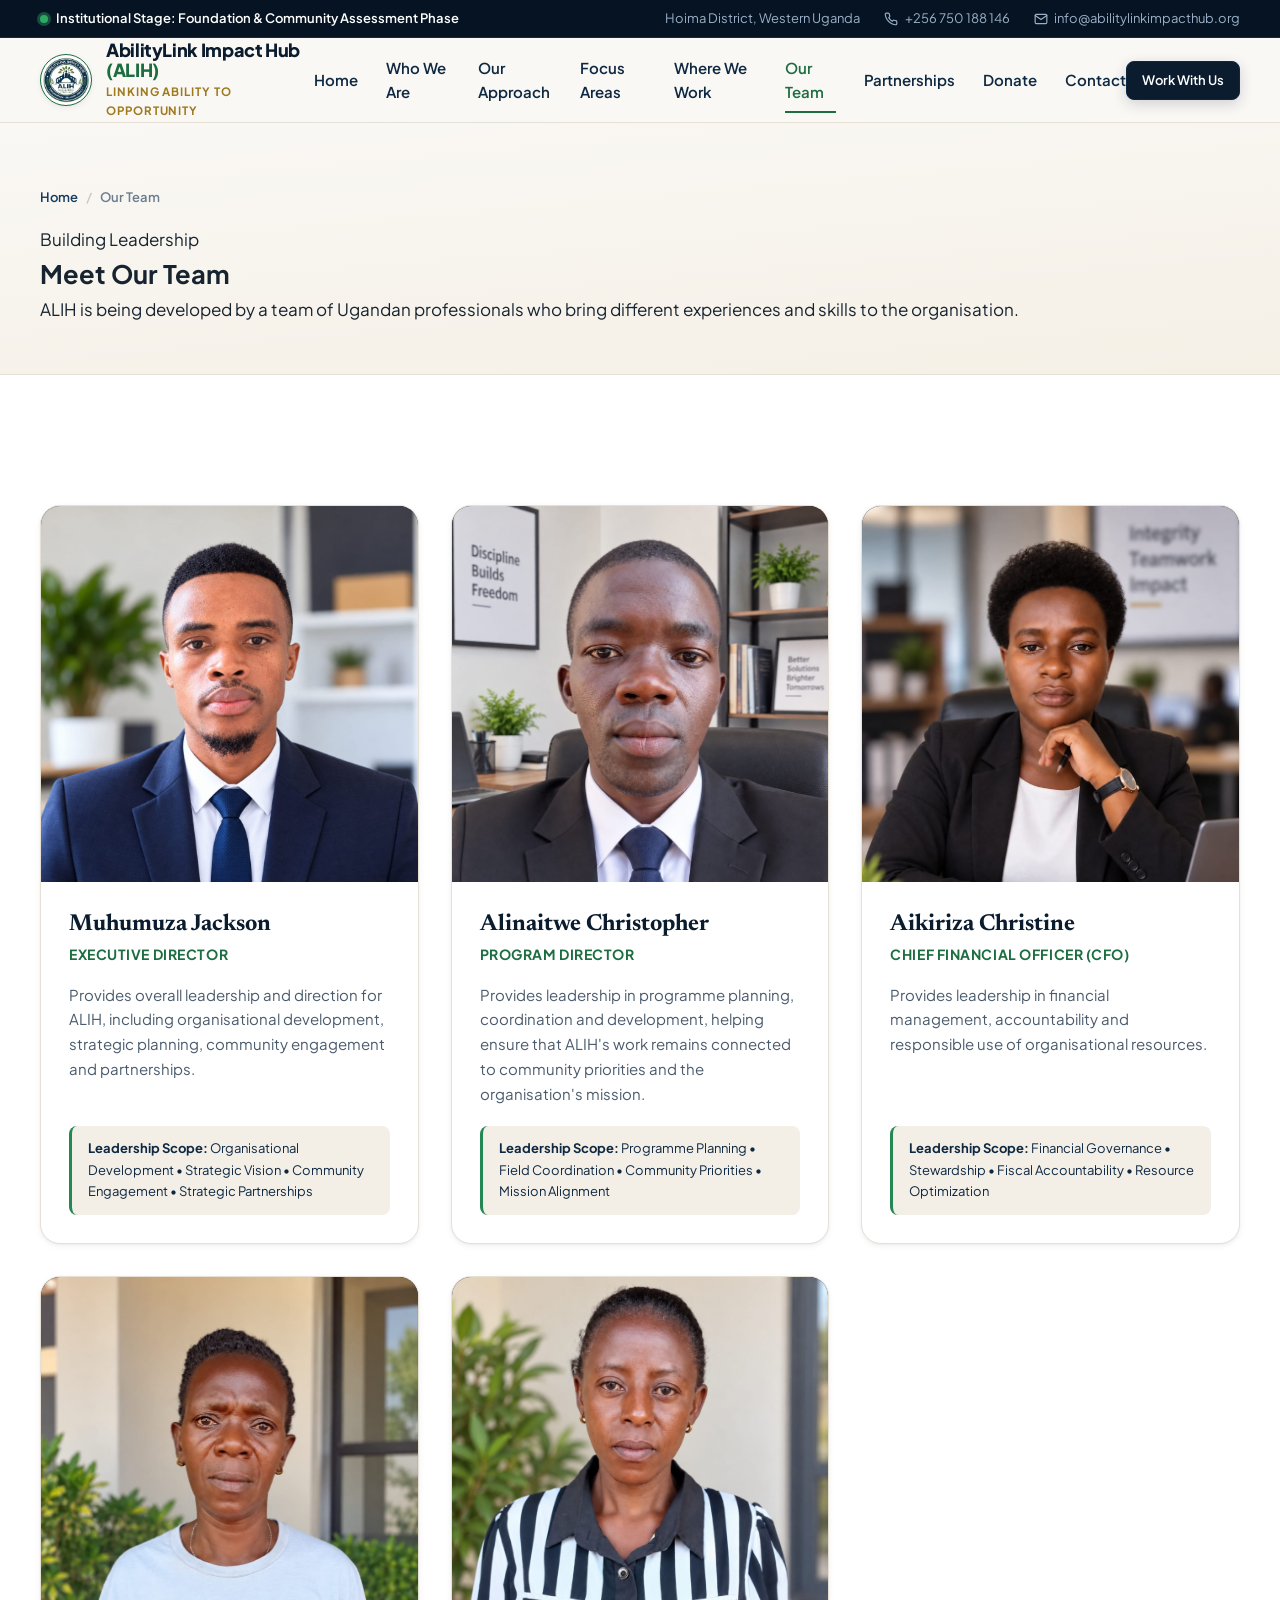
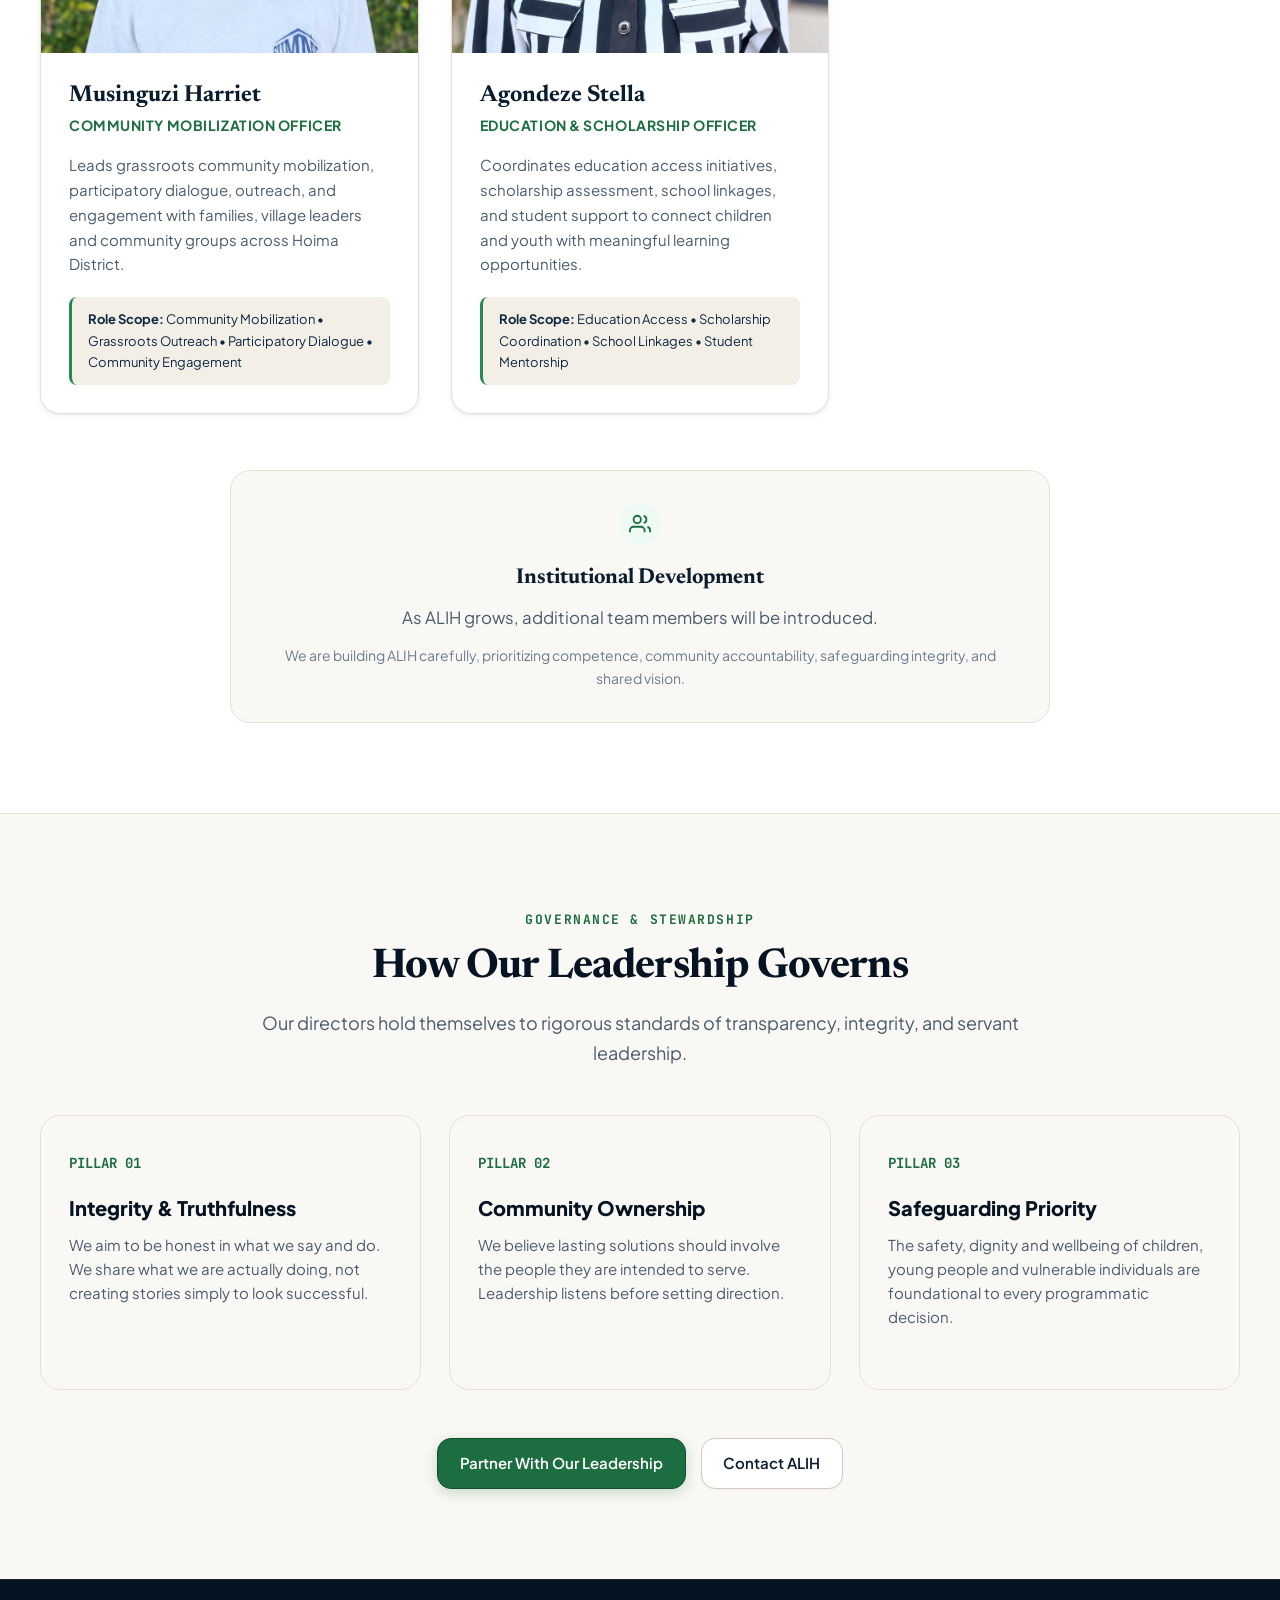
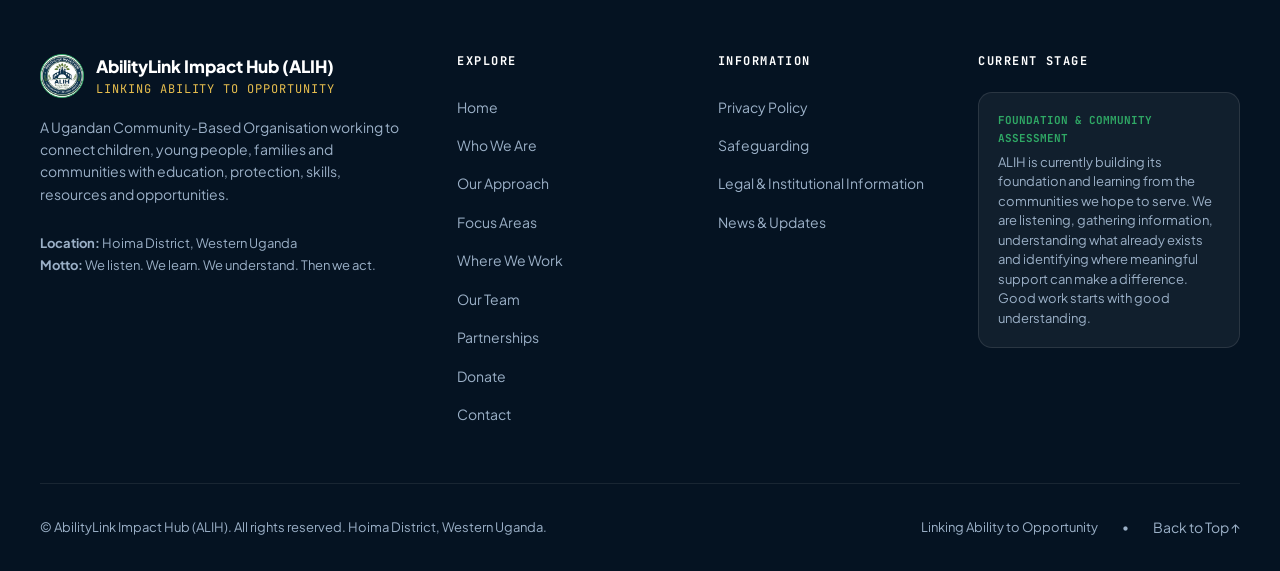
<file: team.html>
<!DOCTYPE html>
<html lang="en">
<head>
  <meta charset="UTF-8">
  <meta name="viewport" content="width=device-width, initial-scale=1.0, viewport-fit=cover">
  
  <title>Meet Our Team | AbilityLink Impact Hub (ALIH) | Hoima District, Uganda</title>
  <meta name="title" content="Meet Our Team | AbilityLink Impact Hub (ALIH)">
  <meta name="description" content="Meet the team behind AbilityLink Impact Hub (ALIH) in Hoima District, Western Uganda: Muhumuza Jackson, Alinaitwe Christopher, Aikiriza Christine, Musinguzi Harriet, and Agondeze Stella.">
  <meta name="author" content="AbilityLink Impact Hub">
  <meta name="theme-color" content="#051322">

  <link rel="icon" type="image/x-icon" href="favicon.ico">
  <link rel="icon" type="image/png" sizes="64x64" href="assets/images/favicon.png">

  <link rel="preconnect" href="https://fonts.googleapis.com">
  <link rel="preconnect" href="https://fonts.gstatic.com" crossorigin>
  <link href="https://fonts.googleapis.com/css2?family=JetBrains+Mono:wght@500;600;700&family=Newsreader:ital,opsz,wght@0,6..72,400;0,6..72,500;0,6..72,600;0,6..72,700;1,6..72,400;1,6..72,500;1,6..72,600&family=Plus+Jakarta+Sans:wght@400;500;600;700;800&display=swap" rel="stylesheet">

  <link rel="stylesheet" href="assets/css/styles.css">
</head>
<body>

  <!-- Top Notice Bar -->
  <aside class="top-notice-bar" aria-label="Institutional status">
    <div class="container top-notice-content">
      <div class="phase-indicator">
        <span class="phase-dot" aria-hidden="true"></span>
        <span>Institutional Stage: Foundation &amp; Community Assessment Phase</span>
      </div>
      <div class="top-notice-details">
        <span>Hoima District, Western Uganda</span>
        <a href="https://wa.me/256750188146" class="top-contact-link">
          <svg width="14" height="14" viewBox="0 0 24 24" fill="none" stroke="currentColor" stroke-width="2" stroke-linecap="round" stroke-linejoin="round" aria-hidden="true"><path d="M22 16.92v3a2 2 0 0 1-2.18 2 19.79 19.79 0 0 1-8.63-3.07 19.5 19.5 0 0 1-6-6 19.79 19.79 0 0 1-3.07-8.67A2 2 0 0 1 4.11 2h3a2 2 0 0 1 2 1.72 12.84 12.84 0 0 0 .7 2.81 2 2 0 0 1-.45 2.11L8.09 9.91a16 16 0 0 0 6 6l1.27-1.27a2 2 0 0 1 2.11-.45 12.84 12.84 0 0 0 2.81.7A2 2 0 0 1 22 16.92z"></path></svg>
          <span>+256 750 188 146</span>
        </a>
        <a href="mailto:info@abilitylinkimpacthub.org" class="top-contact-link">
          <svg width="14" height="14" viewBox="0 0 24 24" fill="none" stroke="currentColor" stroke-width="2" stroke-linecap="round" stroke-linejoin="round" aria-hidden="true"><path d="M4 4h16c1.1 0 2 .9 2 2v12c0 1.1-.9 2-2 2H4c-1.1 0-2-.9-2-2V6c0-1.1.9-2 2-2z"></path><polyline points="22,6 12,13 2,6"></polyline></svg>
          <span>info@abilitylinkimpacthub.org</span>
        </a>
      </div>
    </div>
  </aside>

  <!-- Site Header -->
  <header class="site-header" id="site-header">
    <div class="container header-container">
      <a href="index.html" class="brand-link" aria-label="AbilityLink Impact Hub Home">
        <div class="brand-emblem-wrap">
          <img src="assets/images/alih-logo-round.png" alt="ALIH Emblem" class="brand-emblem-img" width="52" height="52">
        </div>
        <div class="brand-text-block">
          <span class="brand-name">AbilityLink Impact Hub <span class="brand-acronym">(ALIH)</span></span>
          <span class="brand-tagline">Linking Ability to Opportunity</span>
        </div>
      </a>

      <nav class="desktop-nav" aria-label="Main Navigation">
        <a href="index.html" class="nav-link">Home</a>
        <a href="about.html" class="nav-link">Who We Are</a>
        <a href="approach.html" class="nav-link">Our Approach</a>
        <a href="strategic-areas.html" class="nav-link">Focus Areas</a>
        <a href="where-we-work.html" class="nav-link">Where We Work</a>
        <a href="team.html" class="nav-link active">Our Team</a>
        <a href="partnerships.html" class="nav-link">Partnerships</a>
        <a href="donate.html" class="nav-link">Donate</a>
        <a href="contact.html" class="nav-link">Contact</a>
      </nav>

      <div class="header-actions">
        <a href="partnerships.html" class="btn btn-primary btn-sm">Work With Us</a>
        <button type="button" class="mobile-toggle-btn open-sidebar-trigger" aria-label="Open sidebar" aria-expanded="false">
          <svg width="24" height="24" viewBox="0 0 24 24" fill="none" stroke="currentColor" stroke-width="2.5" stroke-linecap="round" stroke-linejoin="round" aria-hidden="true"><line x1="3" y1="12" x2="21" y2="12"></line><line x1="3" y1="6" x2="21" y2="6"></line><line x1="3" y1="18" x2="21" y2="18"></line></svg>
        </button>
      </div>
    </div>
  </header>

  <!-- Mobile Sidebar Drawer -->
  <div class="mobile-nav-drawer" id="mobile-sidebar" role="dialog" aria-modal="true" aria-label="Navigation Sidebar">
    <div class="mobile-drawer-panel">
      <div class="drawer-header">
        <a href="index.html" class="brand-link">
          <div class="brand-emblem-wrap" style="width:40px; height:40px;">
            <img src="assets/images/alih-logo-round.png" alt="ALIH Emblem" width="40" height="40">
          </div>
          <div class="brand-text-block">
            <span class="brand-name" style="font-size: 1rem;">ALIH</span>
            <span class="brand-tagline" style="font-size: 0.65rem;">Linking Ability to Opportunity</span>
          </div>
        </a>
        <button type="button" class="drawer-close-btn close-sidebar-trigger" aria-label="Close sidebar">
          <svg width="22" height="22" viewBox="0 0 24 24" fill="none" stroke="currentColor" stroke-width="2.5" stroke-linecap="round" stroke-linejoin="round" aria-hidden="true"><line x1="18" y1="6" x2="6" y2="18"></line><line x1="6" y1="6" x2="18" y2="18"></line></svg>
        </button>
      </div>

      <div class="drawer-body">
        <div class="sidebar-stage-badge">
          <span class="phase-dot" aria-hidden="true"></span>
          <div class="sidebar-stage-text">
            <strong>Foundation Stage Active</strong><br>
            <span style="font-size: 0.72rem; font-weight: 500; color: var(--color-emerald-700);">Hoima District, Western Uganda</span>
          </div>
        </div>

        <div class="sidebar-section-group">
          <span class="sidebar-section-title">Explore ALIH</span>
          <a href="index.html" class="sidebar-nav-item">
            <svg viewBox="0 0 24 24" fill="none" stroke="currentColor" stroke-width="2"><path d="m3 9 9-7 9 7v11a2 2 0 0 1-2 2H5a2 2 0 0 1-2-2z"></path></svg>
            <span>Home</span>
          </a>
          <a href="about.html" class="sidebar-nav-item">
            <svg viewBox="0 0 24 24" fill="none" stroke="currentColor" stroke-width="2"><circle cx="12" cy="12" r="10"></circle><line x1="12" y1="16" x2="12" y2="12"></line><line x1="12" y1="8" x2="12.01" y2="8"></line></svg>
            <span>Who We Are &amp; Values</span>
          </a>
          <a href="approach.html" class="sidebar-nav-item">
            <svg viewBox="0 0 24 24" fill="none" stroke="currentColor" stroke-width="2"><polyline points="22 12 18 12 15 21 9 3 6 12 2 12"></polyline></svg>
            <span>Our Approach</span>
          </a>
          <a href="strategic-areas.html" class="sidebar-nav-item">
            <svg viewBox="0 0 24 24" fill="none" stroke="currentColor" stroke-width="2"><rect x="3" y="3" width="7" height="7"></rect><rect x="14" y="3" width="7" height="7"></rect><rect x="14" y="14" width="7" height="7"></rect><rect x="3" y="14" width="7" height="7"></rect></svg>
            <span>Focus Areas</span>
          </a>
          <a href="where-we-work.html" class="sidebar-nav-item">
            <svg viewBox="0 0 24 24" fill="none" stroke="currentColor" stroke-width="2"><path d="M21 10c0 7-9 13-9 13s-9-6-9-13a9 9 0 0 1 18 0z"></path></svg>
            <span>Where We Work</span>
          </a>
          <a href="team.html" class="sidebar-nav-item" style="color: var(--color-emerald-700); font-weight: 700;">
            <svg viewBox="0 0 24 24" fill="none" stroke="currentColor" stroke-width="2"><path d="M17 21v-2a4 4 0 0 0-4-4H5a4 4 0 0 0-4 4v2"></path><circle cx="9" cy="7" r="4"></circle></svg>
            <span>Our Team</span>
          </a>
          <a href="partnerships.html" class="sidebar-nav-item">
            <svg viewBox="0 0 24 24" fill="none" stroke="currentColor" stroke-width="2"><path d="M16 21v-2a4 4 0 0 0-4-4H6a4 4 0 0 0-4 4v2"></path><circle cx="9" cy="7" r="4"></circle><polyline points="16 11 18 13 22 9"></polyline></svg>
            <span>Partnerships</span>
          </a>
          <a href="donate.html" class="sidebar-nav-item">
            <svg viewBox="0 0 24 24" fill="none" stroke="currentColor" stroke-width="2"><path d="M12 2v20M17 5H9.5a3.5 3.5 0 0 0 0 7h5a3.5 3.5 0 0 1 0 7H6"></path></svg>
            <span>Donate</span>
          </a>
          <a href="contact.html" class="sidebar-nav-item">
            <svg viewBox="0 0 24 24" fill="none" stroke="currentColor" stroke-width="2"><path d="M4 4h16c1.1 0 2 .9 2 2v12c0 1.1-.9 2-2 2H4c-1.1 0-2-.9-2-2V6c0-1.1.9-2 2-2z"></path></svg>
            <span>Contact</span>
          </a>
        </div>
      </div>

      <div class="drawer-footer">
        <a href="partnerships.html" class="btn btn-emerald" style="width: 100%;">Work With Us</a>
      </div>
    </div>
  </div>

  <main id="main-content">

    <!-- Subpage Hero -->
    <section class="subpage-hero" aria-labelledby="team-hero-title">
      <div class="container">
        <nav class="subpage-breadcrumbs" aria-label="Breadcrumbs">
          <a href="index.html">Home</a>
          <span class="sep">/</span>
          <span class="current">Our Team</span>
        </nav>
        <span class="subpage-eyebrow">Building Leadership</span>
        <h1 class="subpage-title" id="team-hero-title">Meet Our Team</h1>
        <p class="subpage-lead">
          ALIH is being developed by a team of Ugandan professionals who bring different experiences and skills to the organisation.
        </p>
      </div>
    </section>

    <!-- Leadership Section -->
    <section class="section" style="background: var(--bg-surface);">
      <div class="container">
        
        <div class="team-grid">
          
          <!-- Team Member 1: Jackson -->
          <article class="team-card">
            <div class="team-image-wrap">
              <img src="assets/images/team/muhumuza-jackson.jpg" alt="Muhumuza Jackson, Executive Director of AbilityLink Impact Hub" width="500" height="500" loading="eager">
            </div>
            <div class="team-card-body">
              <h2 class="team-member-name">Muhumuza Jackson</h2>
              <div class="team-member-role">Executive Director</div>
              <p class="team-member-bio">
                Provides overall leadership and direction for ALIH, including organisational development, strategic planning, community engagement and partnerships.
              </p>
              <div class="team-member-focus">
                <strong>Leadership Scope:</strong> Organisational Development &bull; Strategic Vision &bull; Community Engagement &bull; Strategic Partnerships
              </div>
            </div>
          </article>

          <!-- Team Member 2: Christopher -->
          <article class="team-card">
            <div class="team-image-wrap">
              <img src="assets/images/team/alinaitwe-christopher.jpg" alt="Alinaitwe Christopher, Program Director of AbilityLink Impact Hub" width="500" height="500" loading="eager">
            </div>
            <div class="team-card-body">
              <h2 class="team-member-name">Alinaitwe Christopher</h2>
              <div class="team-member-role">Program Director</div>
              <p class="team-member-bio">
                Provides leadership in programme planning, coordination and development, helping ensure that ALIH's work remains connected to community priorities and the organisation's mission.
              </p>
              <div class="team-member-focus">
                <strong>Leadership Scope:</strong> Programme Planning &bull; Field Coordination &bull; Community Priorities &bull; Mission Alignment
              </div>
            </div>
          </article>

          <!-- Team Member 3: Christine -->
          <article class="team-card">
            <div class="team-image-wrap">
              <img src="assets/images/team/aikiriza-christine.jpg" alt="Aikiriza Christine, Chief Financial Officer of AbilityLink Impact Hub" width="500" height="500" loading="eager">
            </div>
            <div class="team-card-body">
              <h2 class="team-member-name">Aikiriza Christine</h2>
              <div class="team-member-role">Chief Financial Officer (CFO)</div>
              <p class="team-member-bio">
                Provides leadership in financial management, accountability and responsible use of organisational resources.
              </p>
              <div class="team-member-focus">
                <strong>Leadership Scope:</strong> Financial Governance &bull; Stewardship &bull; Fiscal Accountability &bull; Resource Optimization
              </div>
            </div>
          </article>

          <!-- Team Member 4: Harriet -->
          <article class="team-card">
            <div class="team-image-wrap">
              <img src="assets/images/team/musinguzi-harriet.jpg" alt="Musinguzi Harriet, Community Mobilization Officer of AbilityLink Impact Hub" width="500" height="500" loading="lazy">
            </div>
            <div class="team-card-body">
              <h2 class="team-member-name">Musinguzi Harriet</h2>
              <div class="team-member-role">Community Mobilization Officer</div>
              <p class="team-member-bio">
                Leads grassroots community mobilization, participatory dialogue, outreach, and engagement with families, village leaders and community groups across Hoima District.
              </p>
              <div class="team-member-focus">
                <strong>Role Scope:</strong> Community Mobilization &bull; Grassroots Outreach &bull; Participatory Dialogue &bull; Community Engagement
              </div>
            </div>
          </article>

          <!-- Team Member 5: Stella -->
          <article class="team-card">
            <div class="team-image-wrap">
              <img src="assets/images/team/agondeze-stella.jpg" alt="Agondeze Stella, Education &amp; Scholarship Officer of AbilityLink Impact Hub" width="500" height="500" loading="lazy">
            </div>
            <div class="team-card-body">
              <h2 class="team-member-name">Agondeze Stella</h2>
              <div class="team-member-role">Education &amp; Scholarship Officer</div>
              <p class="team-member-bio">
                Coordinates education access initiatives, scholarship assessment, school linkages, and student support to connect children and youth with meaningful learning opportunities.
              </p>
              <div class="team-member-focus">
                <strong>Role Scope:</strong> Education Access &bull; Scholarship Coordination &bull; School Linkages &bull; Student Mentorship
              </div>
            </div>
          </article>

        </div>

        <!-- Institutional Growth Note -->
        <div style="max-width: 820px; margin: 3.5rem auto 0; text-align: center; background: var(--bg-primary); padding: 2rem; border-radius: var(--radius-lg); border: 1px solid var(--border-subtle);">
          <div style="display: inline-flex; align-items: center; justify-content: center; width: 42px; height: 42px; border-radius: 50%; background: var(--color-emerald-50); color: var(--color-emerald-700); margin-bottom: 1rem;">
            <svg width="22" height="22" viewBox="0 0 24 24" fill="none" stroke="currentColor" stroke-width="2"><path d="M17 21v-2a4 4 0 0 0-4-4H5a4 4 0 0 0-4 4v2"></path><circle cx="9" cy="7" r="4"></circle><path d="M23 21v-2a4 4 0 0 0-3-3.87"></path><path d="M16 3.13a4 4 0 0 1 0 7.75"></path></svg>
          </div>
          <h3 style="font-family: var(--font-serif); font-size: 1.35rem; color: var(--color-navy-900); margin-bottom: 0.5rem;">
            Institutional Development
          </h3>
          <p style="font-size: 1.05rem; color: var(--text-secondary); line-height: 1.6; margin-bottom: 0;">
            As ALIH grows, additional team members will be introduced.
          </p>
          <p style="font-size: 0.875rem; color: var(--text-muted); margin-top: 0.75rem;">
            We are building ALIH carefully, prioritizing competence, community accountability, safeguarding integrity, and shared vision.
          </p>
        </div>

      </div>
    </section>

    <!-- Leadership Principles -->
    <section class="section" style="background: var(--bg-primary); border-top: 1px solid var(--border-subtle);">
      <div class="container">
        <div class="section-header text-center" style="max-width: 760px; margin: 0 auto 3rem;">
          <span class="section-eyebrow">Governance &amp; Stewardship</span>
          <h2 class="section-title">How Our Leadership Governs</h2>
          <p class="section-subtitle">
            Our directors hold themselves to rigorous standards of transparency, integrity, and servant leadership.
          </p>
        </div>

        <div class="strategic-grid">
          
          <div class="strategic-card">
            <div>
              <div class="strategic-card-top">
                <span class="strategic-num">PILLAR 01</span>
              </div>
              <h3 class="strategic-title">Integrity &amp; Truthfulness</h3>
              <p class="strategic-desc">
                We aim to be honest in what we say and do. We share what we are actually doing, not creating stories simply to look successful.
              </p>
            </div>
          </div>

          <div class="strategic-card">
            <div>
              <div class="strategic-card-top">
                <span class="strategic-num">PILLAR 02</span>
              </div>
              <h3 class="strategic-title">Community Ownership</h3>
              <p class="strategic-desc">
                We believe lasting solutions should involve the people they are intended to serve. Leadership listens before setting direction.
              </p>
            </div>
          </div>

          <div class="strategic-card">
            <div>
              <div class="strategic-card-top">
                <span class="strategic-num">PILLAR 03</span>
              </div>
              <h3 class="strategic-title">Safeguarding Priority</h3>
              <p class="strategic-desc">
                The safety, dignity and wellbeing of children, young people and vulnerable individuals are foundational to every programmatic decision.
              </p>
            </div>
          </div>

        </div>

        <div style="text-align: center; margin-top: 3rem;">
          <a href="partnerships.html" class="btn btn-emerald">Partner With Our Leadership</a>
          <a href="contact.html" class="btn btn-secondary" style="margin-left: 0.75rem;">Contact ALIH</a>
        </div>
      </div>
    </section>

  </main>

  <!-- Mobile Bottom App Bar -->
  <nav class="mobile-bottom-bar" aria-label="Mobile quick navigation">
    <div class="mobile-bottom-bar-grid">
      <a href="index.html" class="mobile-tab-btn">
        <svg viewBox="0 0 24 24" fill="none" stroke="currentColor" stroke-width="2" stroke-linecap="round" stroke-linejoin="round"><path d="m3 9 9-7 9 7v11a2 2 0 0 1-2 2H5a2 2 0 0 1-2-2z"></path></svg>
        <span>Home</span>
      </a>
      <a href="about.html" class="mobile-tab-btn">
        <svg viewBox="0 0 24 24" fill="none" stroke="currentColor" stroke-width="2"><circle cx="12" cy="12" r="10"></circle><line x1="12" y1="16" x2="12" y2="12"></line><line x1="12" y1="8" x2="12.01" y2="8"></line></svg>
        <span>About</span>
      </a>
      <a href="team.html" class="mobile-tab-btn active">
        <svg viewBox="0 0 24 24" fill="none" stroke="currentColor" stroke-width="2"><path d="M17 21v-2a4 4 0 0 0-4-4H5a4 4 0 0 0-4 4v2"></path><circle cx="9" cy="7" r="4"></circle></svg>
        <span>Team</span>
      </a>
      <a href="partnerships.html" class="mobile-tab-btn highlight">
        <svg viewBox="0 0 24 24" fill="none" stroke="currentColor" stroke-width="2"><path d="M16 21v-2a4 4 0 0 0-4-4H6a4 4 0 0 0-4 4v2"></path><circle cx="9" cy="7" r="4"></circle><polyline points="16 11 18 13 22 9"></polyline></svg>
        <span>Partner</span>
      </a>
      <button type="button" class="mobile-tab-btn open-sidebar-trigger" aria-label="Open full menu">
        <svg viewBox="0 0 24 24" fill="none" stroke="currentColor" stroke-width="2.5"><line x1="3" y1="12" x2="21" y2="12"></line><line x1="3" y1="6" x2="21" y2="6"></line><line x1="3" y1="18" x2="21" y2="18"></line></svg>
        <span>Menu</span>
      </button>
    </div>
  </nav>

  <!-- Site Footer -->
  <footer class="site-footer">
    <div class="container">
      <div class="footer-top-grid">
        
        <div class="footer-brand-col">
          <div class="footer-brand-header">
            <img src="assets/images/alih-logo-round.png" alt="ALIH Emblem" class="footer-logo-img" width="48" height="48">
            <div>
              <div class="footer-brand-title">AbilityLink Impact Hub (ALIH)</div>
              <div class="footer-tagline">Linking Ability to Opportunity</div>
            </div>
          </div>
          <p class="footer-desc">
            A Ugandan Community-Based Organisation working to connect children, young people, families and communities with education, protection, skills, resources and opportunities.
          </p>
          <div style="font-size: 0.8125rem; color: var(--text-inverse-muted); margin-top: 0.75rem;">
            <strong>Location:</strong> Hoima District, Western Uganda<br>
            <strong>Motto:</strong> We listen. We learn. We understand. Then we act.
          </div>
        </div>

        <div>
          <h4 class="footer-col-title">Explore</h4>
          <ul class="footer-links-list">
            <li><a href="index.html" class="footer-link">Home</a></li>
            <li><a href="about.html" class="footer-link">Who We Are</a></li>
            <li><a href="approach.html" class="footer-link">Our Approach</a></li>
            <li><a href="strategic-areas.html" class="footer-link">Focus Areas</a></li>
            <li><a href="where-we-work.html" class="footer-link">Where We Work</a></li>
            <li><a href="team.html" class="footer-link">Our Team</a></li>
            <li><a href="partnerships.html" class="footer-link">Partnerships</a></li>
            <li><a href="donate.html" class="footer-link">Donate</a></li>
            <li><a href="contact.html" class="footer-link">Contact</a></li>
          </ul>
        </div>

        <div>
          <h4 class="footer-col-title">Information</h4>
          <ul class="footer-links-list">
            <li><a href="privacy.html" class="footer-link">Privacy Policy</a></li>
            <li><a href="safeguarding.html" class="footer-link">Safeguarding</a></li>
            <li><a href="legal.html" class="footer-link">Legal &amp; Institutional Information</a></li>
            <li><a href="news.html" class="footer-link">News &amp; Updates</a></li>
          </ul>
        </div>

        <div>
          <h4 class="footer-col-title">Current Stage</h4>
          <div class="footer-stage-box">
            <div class="stage-box-kicker">Foundation &amp; Community Assessment</div>
            <p class="stage-box-text">
              ALIH is currently building its foundation and learning from the communities we hope to serve. We are listening, gathering information, understanding what already exists and identifying where meaningful support can make a difference. Good work starts with good understanding.
            </p>
          </div>
        </div>

      </div>

      <div class="footer-bottom">
        <div class="footer-copy">
          &copy; AbilityLink Impact Hub (ALIH). All rights reserved. Hoima District, Western Uganda.
        </div>
        <div class="footer-legal-links">
          <span>Linking Ability to Opportunity</span>
          <span>&bull;</span>
          <a href="#site-header" class="footer-link">Back to Top &uarr;</a>
        </div>
      </div>
    </div>
  </footer>

  <div class="toast-container" aria-live="polite" aria-atomic="true"></div>
  <script src="assets/js/main.js"></script>
</body>
</html>
</file>
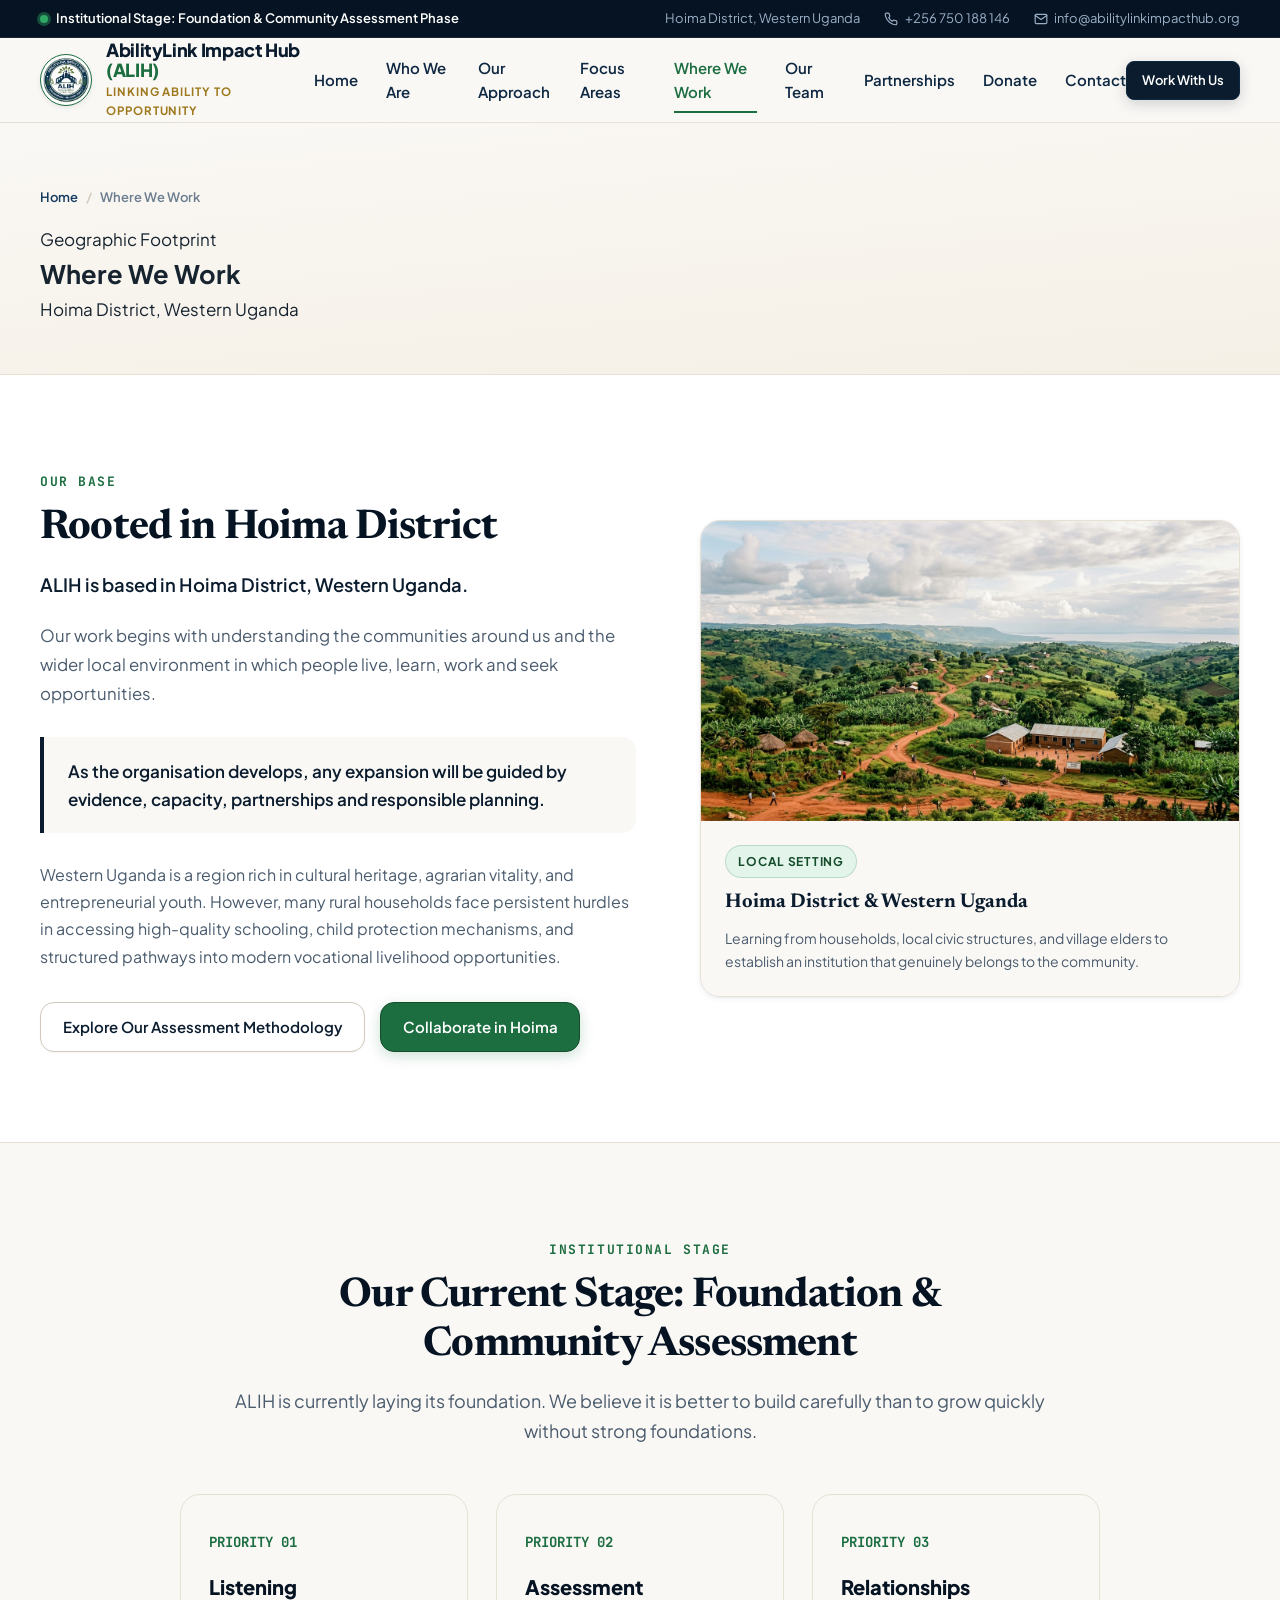
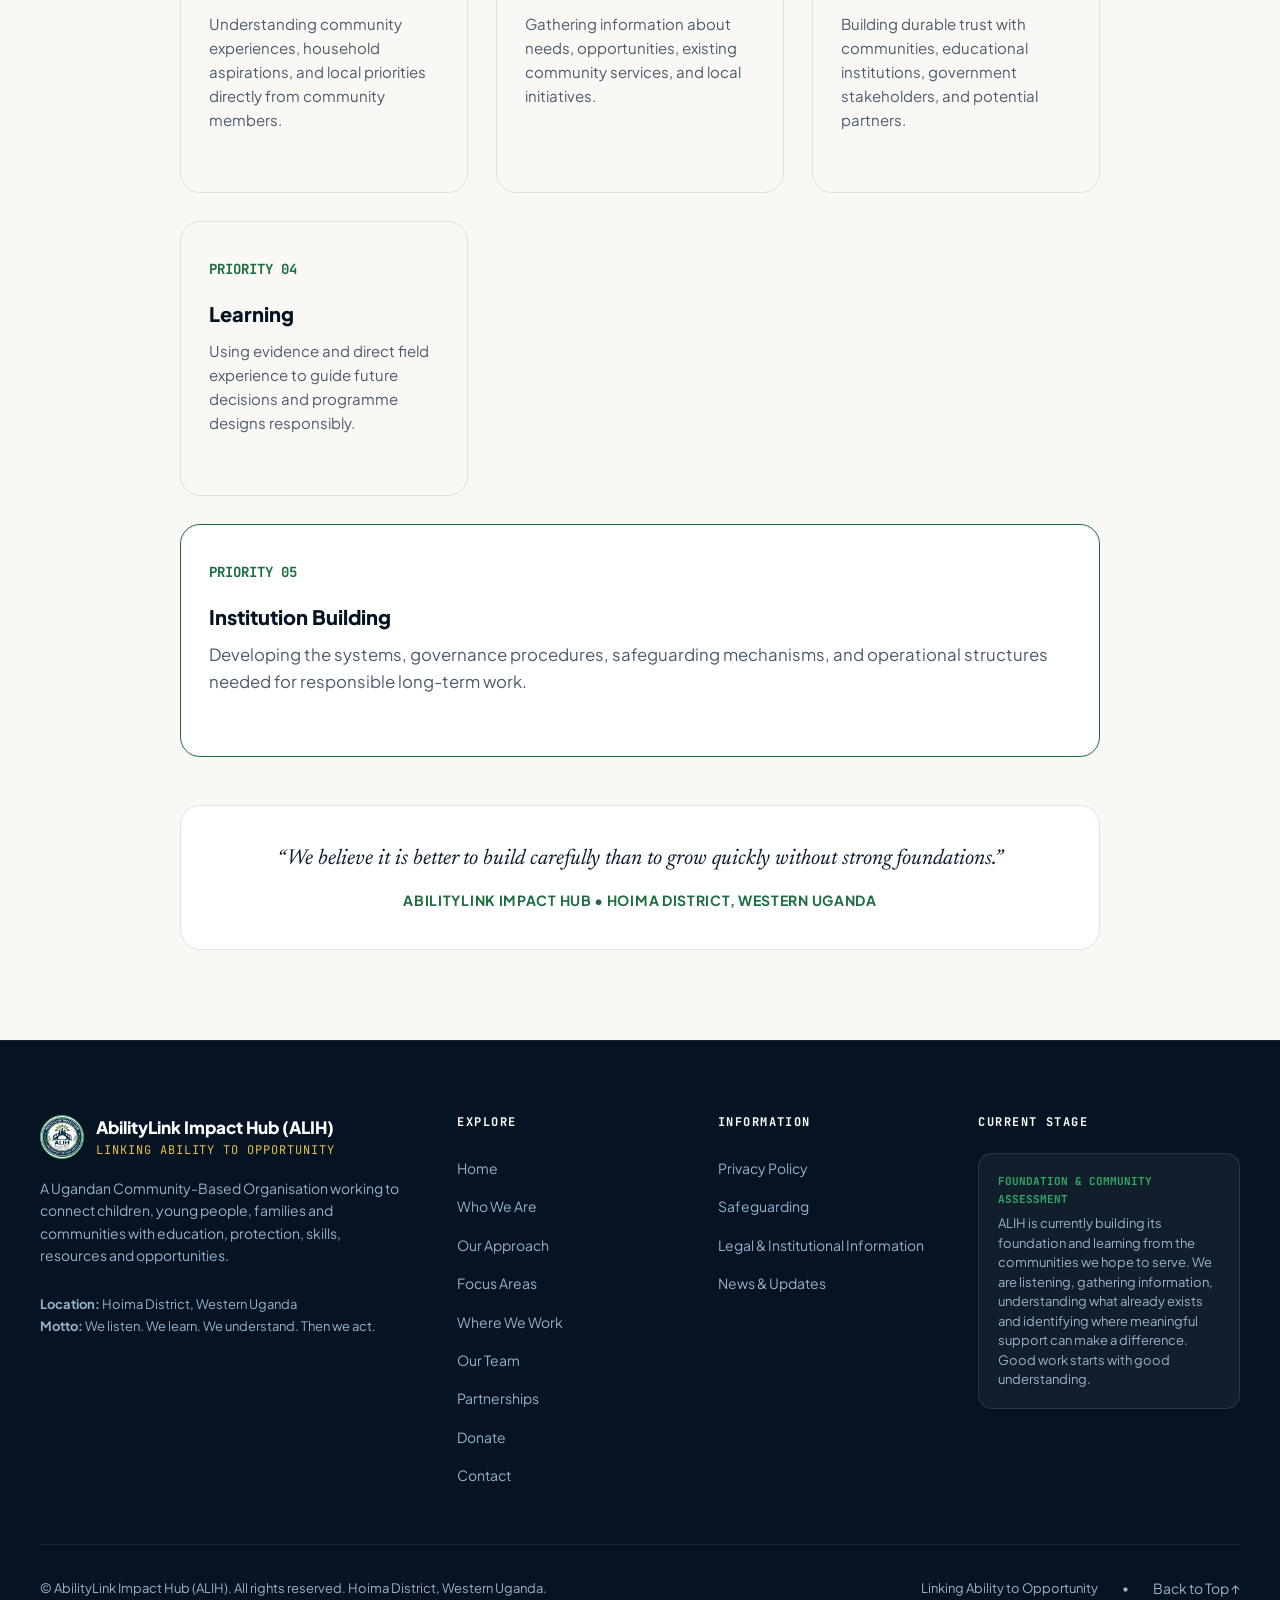
<file: where-we-work.html>
<!DOCTYPE html>
<html lang="en">
<head>
  <meta charset="UTF-8">
  <meta name="viewport" content="width=device-width, initial-scale=1.0, viewport-fit=cover">
  
  <title>Where We Work | Hoima District, Western Uganda | ALIH</title>
  <meta name="title" content="Where We Work | AbilityLink Impact Hub (ALIH)">
  <meta name="description" content="AbilityLink Impact Hub (ALIH) is based in Hoima District, Western Uganda. Learn about our local environment, community assessment, and foundational priorities.">
  <meta name="author" content="AbilityLink Impact Hub">
  <meta name="theme-color" content="#051322">

  <link rel="icon" type="image/x-icon" href="favicon.ico">
  <link rel="icon" type="image/png" sizes="64x64" href="assets/images/favicon.png">

  <link rel="preconnect" href="https://fonts.googleapis.com">
  <link rel="preconnect" href="https://fonts.gstatic.com" crossorigin>
  <link href="https://fonts.googleapis.com/css2?family=JetBrains+Mono:wght@500;600;700&family=Newsreader:ital,opsz,wght@0,6..72,400;0,6..72,500;0,6..72,600;0,6..72,700;1,6..72,400;1,6..72,500;1,6..72,600&family=Plus+Jakarta+Sans:wght@400;500;600;700;800&display=swap" rel="stylesheet">

  <link rel="stylesheet" href="assets/css/styles.css">
</head>
<body>

  <!-- Top Notice Bar -->
  <aside class="top-notice-bar" aria-label="Institutional status">
    <div class="container top-notice-content">
      <div class="phase-indicator">
        <span class="phase-dot" aria-hidden="true"></span>
        <span>Institutional Stage: Foundation &amp; Community Assessment Phase</span>
      </div>
      <div class="top-notice-details">
        <span>Hoima District, Western Uganda</span>
        <a href="https://wa.me/256750188146" class="top-contact-link">
          <svg width="14" height="14" viewBox="0 0 24 24" fill="none" stroke="currentColor" stroke-width="2" stroke-linecap="round" stroke-linejoin="round" aria-hidden="true"><path d="M22 16.92v3a2 2 0 0 1-2.18 2 19.79 19.79 0 0 1-8.63-3.07 19.5 19.5 0 0 1-6-6 19.79 19.79 0 0 1-3.07-8.67A2 2 0 0 1 4.11 2h3a2 2 0 0 1 2 1.72 12.84 12.84 0 0 0 .7 2.81 2 2 0 0 1-.45 2.11L8.09 9.91a16 16 0 0 0 6 6l1.27-1.27a2 2 0 0 1 2.11-.45 12.84 12.84 0 0 0 2.81.7A2 2 0 0 1 22 16.92z"></path></svg>
          <span>+256 750 188 146</span>
        </a>
        <a href="mailto:info@abilitylinkimpacthub.org" class="top-contact-link">
          <svg width="14" height="14" viewBox="0 0 24 24" fill="none" stroke="currentColor" stroke-width="2" stroke-linecap="round" stroke-linejoin="round" aria-hidden="true"><path d="M4 4h16c1.1 0 2 .9 2 2v12c0 1.1-.9 2-2 2H4c-1.1 0-2-.9-2-2V6c0-1.1.9-2 2-2z"></path><polyline points="22,6 12,13 2,6"></polyline></svg>
          <span>info@abilitylinkimpacthub.org</span>
        </a>
      </div>
    </div>
  </aside>

  <!-- Site Header -->
  <header class="site-header" id="site-header">
    <div class="container header-container">
      <a href="index.html" class="brand-link" aria-label="AbilityLink Impact Hub Home">
        <div class="brand-emblem-wrap">
          <img src="assets/images/alih-logo-round.png" alt="ALIH Emblem" class="brand-emblem-img" width="52" height="52">
        </div>
        <div class="brand-text-block">
          <span class="brand-name">AbilityLink Impact Hub <span class="brand-acronym">(ALIH)</span></span>
          <span class="brand-tagline">Linking Ability to Opportunity</span>
        </div>
      </a>

      <nav class="desktop-nav" aria-label="Main Navigation">
        <a href="index.html" class="nav-link">Home</a>
        <a href="about.html" class="nav-link">Who We Are</a>
        <a href="approach.html" class="nav-link">Our Approach</a>
        <a href="strategic-areas.html" class="nav-link">Focus Areas</a>
        <a href="where-we-work.html" class="nav-link active">Where We Work</a>
        <a href="team.html" class="nav-link">Our Team</a>
        <a href="partnerships.html" class="nav-link">Partnerships</a>
        <a href="donate.html" class="nav-link">Donate</a>
        <a href="contact.html" class="nav-link">Contact</a>
      </nav>

      <div class="header-actions">
        <a href="partnerships.html" class="btn btn-primary btn-sm">Work With Us</a>
        <button type="button" class="mobile-toggle-btn open-sidebar-trigger" aria-label="Open sidebar" aria-expanded="false">
          <svg width="24" height="24" viewBox="0 0 24 24" fill="none" stroke="currentColor" stroke-width="2.5" stroke-linecap="round" stroke-linejoin="round" aria-hidden="true"><line x1="3" y1="12" x2="21" y2="12"></line><line x1="3" y1="6" x2="21" y2="6"></line><line x1="3" y1="18" x2="21" y2="18"></line></svg>
        </button>
      </div>
    </div>
  </header>

  <!-- Mobile Sidebar Drawer -->
  <div class="mobile-nav-drawer" id="mobile-sidebar" role="dialog" aria-modal="true" aria-label="Navigation Sidebar">
    <div class="mobile-drawer-panel">
      <div class="drawer-header">
        <a href="index.html" class="brand-link">
          <div class="brand-emblem-wrap" style="width:40px; height:40px;">
            <img src="assets/images/alih-logo-round.png" alt="ALIH Emblem" width="40" height="40">
          </div>
          <div class="brand-text-block">
            <span class="brand-name" style="font-size: 1rem;">ALIH</span>
            <span class="brand-tagline" style="font-size: 0.65rem;">Linking Ability to Opportunity</span>
          </div>
        </a>
        <button type="button" class="drawer-close-btn close-sidebar-trigger" aria-label="Close sidebar">
          <svg width="22" height="22" viewBox="0 0 24 24" fill="none" stroke="currentColor" stroke-width="2.5" stroke-linecap="round" stroke-linejoin="round" aria-hidden="true"><line x1="18" y1="6" x2="6" y2="18"></line><line x1="6" y1="6" x2="18" y2="18"></line></svg>
        </button>
      </div>

      <div class="drawer-body">
        <div class="sidebar-stage-badge">
          <span class="phase-dot" aria-hidden="true"></span>
          <div class="sidebar-stage-text">
            <strong>Foundation Stage Active</strong><br>
            <span style="font-size: 0.72rem; font-weight: 500; color: var(--color-emerald-700);">Hoima District, Western Uganda</span>
          </div>
        </div>

        <div class="sidebar-section-group">
          <span class="sidebar-section-title">Explore ALIH</span>
          <a href="index.html" class="sidebar-nav-item">
            <svg viewBox="0 0 24 24" fill="none" stroke="currentColor" stroke-width="2"><path d="m3 9 9-7 9 7v11a2 2 0 0 1-2 2H5a2 2 0 0 1-2-2z"></path></svg>
            <span>Home</span>
          </a>
          <a href="about.html" class="sidebar-nav-item">
            <svg viewBox="0 0 24 24" fill="none" stroke="currentColor" stroke-width="2"><circle cx="12" cy="12" r="10"></circle><line x1="12" y1="16" x2="12" y2="12"></line></svg>
            <span>Who We Are &amp; Values</span>
          </a>
          <a href="approach.html" class="sidebar-nav-item">
            <svg viewBox="0 0 24 24" fill="none" stroke="currentColor" stroke-width="2"><polyline points="22 12 18 12 15 21 9 3 6 12 2 12"></polyline></svg>
            <span>Our Approach</span>
          </a>
          <a href="strategic-areas.html" class="sidebar-nav-item">
            <svg viewBox="0 0 24 24" fill="none" stroke="currentColor" stroke-width="2"><rect x="3" y="3" width="7" height="7"></rect><rect x="14" y="3" width="7" height="7"></rect><rect x="14" y="14" width="7" height="7"></rect><rect x="3" y="14" width="7" height="7"></rect></svg>
            <span>Focus Areas</span>
          </a>
          <a href="where-we-work.html" class="sidebar-nav-item" style="color: var(--color-emerald-700); font-weight: 700;">
            <svg viewBox="0 0 24 24" fill="none" stroke="currentColor" stroke-width="2"><path d="M21 10c0 7-9 13-9 13s-9-6-9-13a9 9 0 0 1 18 0z"></path></svg>
            <span>Where We Work</span>
          </a>
          <a href="team.html" class="sidebar-nav-item">
            <svg viewBox="0 0 24 24" fill="none" stroke="currentColor" stroke-width="2"><path d="M17 21v-2a4 4 0 0 0-4-4H5a4 4 0 0 0-4 4v2"></path><circle cx="9" cy="7" r="4"></circle></svg>
            <span>Our Team</span>
          </a>
          <a href="partnerships.html" class="sidebar-nav-item">
            <svg viewBox="0 0 24 24" fill="none" stroke="currentColor" stroke-width="2"><path d="M16 21v-2a4 4 0 0 0-4-4H6a4 4 0 0 0-4 4v2"></path><circle cx="9" cy="7" r="4"></circle><polyline points="16 11 18 13 22 9"></polyline></svg>
            <span>Partnerships</span>
          </a>
          <a href="donate.html" class="sidebar-nav-item">
            <svg viewBox="0 0 24 24" fill="none" stroke="currentColor" stroke-width="2"><path d="M12 2v20M17 5H9.5a3.5 3.5 0 0 0 0 7h5a3.5 3.5 0 0 1 0 7H6"></path></svg>
            <span>Donate</span>
          </a>
          <a href="contact.html" class="sidebar-nav-item">
            <svg viewBox="0 0 24 24" fill="none" stroke="currentColor" stroke-width="2"><path d="M4 4h16c1.1 0 2 .9 2 2v12c0 1.1-.9 2-2 2H4c-1.1 0-2-.9-2-2V6c0-1.1.9-2 2-2z"></path></svg>
            <span>Contact</span>
          </a>
        </div>
      </div>

      <div class="drawer-footer">
        <a href="partnerships.html" class="btn btn-emerald" style="width: 100%;">Work With Us</a>
      </div>
    </div>
  </div>

  <main id="main-content">

    <!-- Subpage Hero -->
    <section class="subpage-hero" aria-labelledby="location-hero-title">
      <div class="container">
        <nav class="subpage-breadcrumbs" aria-label="Breadcrumbs">
          <a href="index.html">Home</a>
          <span class="sep">/</span>
          <span class="current">Where We Work</span>
        </nav>
        <span class="subpage-eyebrow">Geographic Footprint</span>
        <h1 class="subpage-title" id="location-hero-title">Where We Work</h1>
        <p class="subpage-lead">
          Hoima District, Western Uganda
        </p>
      </div>
    </section>

    <!-- Base Location Content -->
    <section class="section" style="background: var(--bg-surface);">
      <div class="container">
        <div class="about-grid">
          
          <div class="about-text-column">
            <span class="section-eyebrow">Our Base</span>
            <h2 class="section-title">Rooted in Hoima District</h2>

            <p style="font-size: 1.15rem; color: var(--color-navy-900); font-weight: 600; line-height: 1.7;">
              ALIH is based in Hoima District, Western Uganda.
            </p>

            <p style="font-size: 1.05rem; color: var(--text-secondary); line-height: 1.75; margin-bottom: 1.5rem;">
              Our work begins with understanding the communities around us and the wider local environment in which people live, learn, work and seek opportunities.
            </p>

            <div class="highlight-callout">
              <p style="margin: 0; font-weight: 600; color: var(--color-navy-900);">
                As the organisation develops, any expansion will be guided by evidence, capacity, partnerships and responsible planning.
              </p>
            </div>

            <p style="font-size: 1rem; color: var(--text-secondary); line-height: 1.7;">
              Western Uganda is a region rich in cultural heritage, agrarian vitality, and entrepreneurial youth. However, many rural households face persistent hurdles in accessing high-quality schooling, child protection mechanisms, and structured pathways into modern vocational livelihood opportunities.
            </p>

            <div style="margin-top: 2rem;">
              <a href="approach.html" class="btn btn-secondary">Explore Our Assessment Methodology</a>
              <a href="partnerships.html" class="btn btn-emerald" style="margin-left: 0.75rem;">Collaborate in Hoima</a>
            </div>
          </div>

          <div class="about-cards-column">
            <div style="border-radius: var(--radius-lg); overflow: hidden; border: 1px solid var(--border-subtle); box-shadow: var(--shadow-sm);">
              <img src="assets/images/western-uganda-landscape.jpg" alt="Landscape of Western Uganda, rural communities and hills" width="600" height="400" style="width:100%; height:auto;">
              <div style="padding: 1.5rem; background: var(--bg-primary);">
                <span class="badge badge-emerald" style="margin-bottom: 0.5rem;">Local Setting</span>
                <h3 style="font-family: var(--font-serif); font-size: 1.25rem; color: var(--color-navy-900); margin-bottom: 0.5rem;">
                  Hoima District &amp; Western Uganda
                </h3>
                <p style="font-size: 0.875rem; color: var(--text-secondary); line-height: 1.6; margin: 0;">
                  Learning from households, local civic structures, and village elders to establish an institution that genuinely belongs to the community.
                </p>
              </div>
            </div>
          </div>

        </div>
      </div>
    </section>

    <!-- Our Current Stage Section -->
    <section class="section" style="background: var(--bg-primary); border-top: 1px solid var(--border-subtle);">
      <div class="container">
        
        <div class="section-header text-center" style="max-width: 820px; margin: 0 auto 3rem;">
          <span class="section-eyebrow">Institutional Stage</span>
          <h2 class="section-title">Our Current Stage: Foundation &amp; Community Assessment</h2>
          <p class="section-subtitle">
            ALIH is currently laying its foundation. We believe it is better to build carefully than to grow quickly without strong foundations.
          </p>
        </div>

        <div style="max-width: 920px; margin: 0 auto;">
          
          <div class="strategic-grid" style="grid-template-columns: repeat(auto-fit, minmax(280px, 1fr));">
            
            <!-- Priority 1 -->
            <div class="strategic-card">
              <div>
                <div class="strategic-card-top">
                  <span class="strategic-num" style="color: var(--color-emerald-700);">PRIORITY 01</span>
                </div>
                <h3 class="strategic-title">Listening</h3>
                <p class="strategic-desc">
                  Understanding community experiences, household aspirations, and local priorities directly from community members.
                </p>
              </div>
            </div>

            <!-- Priority 2 -->
            <div class="strategic-card">
              <div>
                <div class="strategic-card-top">
                  <span class="strategic-num" style="color: var(--color-emerald-700);">PRIORITY 02</span>
                </div>
                <h3 class="strategic-title">Assessment</h3>
                <p class="strategic-desc">
                  Gathering information about needs, opportunities, existing community services, and local initiatives.
                </p>
              </div>
            </div>

            <!-- Priority 3 -->
            <div class="strategic-card">
              <div>
                <div class="strategic-card-top">
                  <span class="strategic-num" style="color: var(--color-emerald-700);">PRIORITY 03</span>
                </div>
                <h3 class="strategic-title">Relationships</h3>
                <p class="strategic-desc">
                  Building durable trust with communities, educational institutions, government stakeholders, and potential partners.
                </p>
              </div>
            </div>

            <!-- Priority 4 -->
            <div class="strategic-card">
              <div>
                <div class="strategic-card-top">
                  <span class="strategic-num" style="color: var(--color-emerald-700);">PRIORITY 04</span>
                </div>
                <h3 class="strategic-title">Learning</h3>
                <p class="strategic-desc">
                  Using evidence and direct field experience to guide future decisions and programme designs responsibly.
                </p>
              </div>
            </div>

            <!-- Priority 5 -->
            <div class="strategic-card" style="grid-column: 1 / -1; background: var(--bg-surface); border-color: var(--color-emerald-700);">
              <div>
                <div class="strategic-card-top">
                  <span class="strategic-num" style="color: var(--color-emerald-700);">PRIORITY 05</span>
                </div>
                <h3 class="strategic-title">Institution Building</h3>
                <p class="strategic-desc" style="font-size: 1.05rem;">
                  Developing the systems, governance procedures, safeguarding mechanisms, and operational structures needed for responsible long-term work.
                </p>
              </div>
            </div>

          </div>

          <!-- Bottom Quote Box -->
          <div style="margin-top: 3rem; text-align: center; background: var(--bg-surface); padding: 2.25rem; border-radius: var(--radius-lg); border: 1px solid var(--border-subtle);">
            <p style="font-family: var(--font-serif); font-size: 1.35rem; color: var(--color-navy-900); font-style: italic; margin-bottom: 0.5rem;">
              “We believe it is better to build carefully than to grow quickly without strong foundations.”
            </p>
            <span style="font-size: 0.875rem; color: var(--color-emerald-700); font-weight: 700; text-transform: uppercase; letter-spacing: 0.05em;">
              AbilityLink Impact Hub &bull; Hoima District, Western Uganda
            </span>
          </div>

        </div>

      </div>
    </section>

  </main>

  <!-- Mobile Bottom App Bar -->
  <nav class="mobile-bottom-bar" aria-label="Mobile quick navigation">
    <div class="mobile-bottom-bar-grid">
      <a href="index.html" class="mobile-tab-btn">
        <svg viewBox="0 0 24 24" fill="none" stroke="currentColor" stroke-width="2"><path d="m3 9 9-7 9 7v11a2 2 0 0 1-2 2H5a2 2 0 0 1-2-2z"></path></svg>
        <span>Home</span>
      </a>
      <a href="about.html" class="mobile-tab-btn">
        <svg viewBox="0 0 24 24" fill="none" stroke="currentColor" stroke-width="2"><circle cx="12" cy="12" r="10"></circle><line x1="12" y1="16" x2="12" y2="12"></line></svg>
        <span>About</span>
      </a>
      <a href="where-we-work.html" class="mobile-tab-btn active">
        <svg viewBox="0 0 24 24" fill="none" stroke="currentColor" stroke-width="2"><path d="M21 10c0 7-9 13-9 13s-9-6-9-13a9 9 0 0 1 18 0z"></path></svg>
        <span>Location</span>
      </a>
      <a href="partnerships.html" class="mobile-tab-btn highlight">
        <svg viewBox="0 0 24 24" fill="none" stroke="currentColor" stroke-width="2"><path d="M16 21v-2a4 4 0 0 0-4-4H6a4 4 0 0 0-4 4v2"></path><circle cx="9" cy="7" r="4"></circle><polyline points="16 11 18 13 22 9"></polyline></svg>
        <span>Partner</span>
      </a>
      <button type="button" class="mobile-tab-btn open-sidebar-trigger" aria-label="Open full menu">
        <svg viewBox="0 0 24 24" fill="none" stroke="currentColor" stroke-width="2.5"><line x1="3" y1="12" x2="21" y2="12"></line><line x1="3" y1="6" x2="21" y2="6"></line><line x1="3" y1="18" x2="21" y2="18"></line></svg>
        <span>Menu</span>
      </button>
    </div>
  </nav>

  <!-- Site Footer -->
  <footer class="site-footer">
    <div class="container">
      <div class="footer-top-grid">
        
        <div class="footer-brand-col">
          <div class="footer-brand-header">
            <img src="assets/images/alih-logo-round.png" alt="ALIH Emblem" class="footer-logo-img" width="48" height="48">
            <div>
              <div class="footer-brand-title">AbilityLink Impact Hub (ALIH)</div>
              <div class="footer-tagline">Linking Ability to Opportunity</div>
            </div>
          </div>
          <p class="footer-desc">
            A Ugandan Community-Based Organisation working to connect children, young people, families and communities with education, protection, skills, resources and opportunities.
          </p>
          <div style="font-size: 0.8125rem; color: var(--text-inverse-muted); margin-top: 0.75rem;">
            <strong>Location:</strong> Hoima District, Western Uganda<br>
            <strong>Motto:</strong> We listen. We learn. We understand. Then we act.
          </div>
        </div>

        <div>
          <h4 class="footer-col-title">Explore</h4>
          <ul class="footer-links-list">
            <li><a href="index.html" class="footer-link">Home</a></li>
            <li><a href="about.html" class="footer-link">Who We Are</a></li>
            <li><a href="approach.html" class="footer-link">Our Approach</a></li>
            <li><a href="strategic-areas.html" class="footer-link">Focus Areas</a></li>
            <li><a href="where-we-work.html" class="footer-link">Where We Work</a></li>
            <li><a href="team.html" class="footer-link">Our Team</a></li>
            <li><a href="partnerships.html" class="footer-link">Partnerships</a></li>
            <li><a href="donate.html" class="footer-link">Donate</a></li>
            <li><a href="contact.html" class="footer-link">Contact</a></li>
          </ul>
        </div>

        <div>
          <h4 class="footer-col-title">Information</h4>
          <ul class="footer-links-list">
            <li><a href="privacy.html" class="footer-link">Privacy Policy</a></li>
            <li><a href="safeguarding.html" class="footer-link">Safeguarding</a></li>
            <li><a href="legal.html" class="footer-link">Legal &amp; Institutional Information</a></li>
            <li><a href="news.html" class="footer-link">News &amp; Updates</a></li>
          </ul>
        </div>

        <div>
          <h4 class="footer-col-title">Current Stage</h4>
          <div class="footer-stage-box">
            <div class="stage-box-kicker">Foundation &amp; Community Assessment</div>
            <p class="stage-box-text">
              ALIH is currently building its foundation and learning from the communities we hope to serve. We are listening, gathering information, understanding what already exists and identifying where meaningful support can make a difference. Good work starts with good understanding.
            </p>
          </div>
        </div>

      </div>

      <div class="footer-bottom">
        <div class="footer-copy">
          &copy; AbilityLink Impact Hub (ALIH). All rights reserved. Hoima District, Western Uganda.
        </div>
        <div class="footer-legal-links">
          <span>Linking Ability to Opportunity</span>
          <span>&bull;</span>
          <a href="#site-header" class="footer-link">Back to Top &uarr;</a>
        </div>
      </div>
    </div>
  </footer>

  <div class="toast-container" aria-live="polite" aria-atomic="true"></div>
  <script src="assets/js/main.js"></script>
</body>
</html>
</file>
<file: assets/css/styles.css>
/* ==========================================================================
   ABILITYLINK IMPACT HUB (ALIH) - INSTITUTIONAL DESIGN SYSTEM
   "Linking Ability to Opportunity" | Hoima District, Western Uganda
   ========================================================================== */

/* --------------------------------------------------------------------------
   01. DESIGN TOKENS & CSS VARIABLES
   -------------------------------------------------------------------------- */
:root {
  /* Brand Primary & Neutrals */
  --color-navy-950: #051322;
  --color-navy-900: #0A1C2E;
  --color-navy-800: #0E2842;
  --color-navy-700: #143A5F;
  --color-navy-600: #1C4D7C;
  --color-navy-100: #E6EEF5;
  --color-navy-50:  #F0F5FA;

  /* Brand Emerald / Forest Green */
  --color-emerald-900: #0D331C;
  --color-emerald-800: #154D2B;
  --color-emerald-700: #1C6D40;
  --color-emerald-600: #258751;
  --color-emerald-500: #2FA865;
  --color-emerald-100: #E3F4EA;
  --color-emerald-50:  #F0FAF4;

  /* Accent Gold / Ochre */
  --color-gold-700: #9E791D;
  --color-gold-600: #BD9123;
  --color-gold-500: #D8A72B;
  --color-gold-400: #E7BE4E;
  --color-gold-100: #FDF6E2;
  --color-gold-50:  #FFFBF0;

  /* Backgrounds & Text */
  --bg-primary: #FAF8F5;
  --bg-surface: #FFFFFF;
  --bg-surface-elevated: #FFFFFF;
  --bg-subtle: #F3EFE7;
  --bg-dark: #0A1C2E;
  --bg-dark-card: #0F2841;

  --text-primary: #172430;
  --text-secondary: #4A5B6D;
  --text-muted: #6B7C8F;
  --text-inverse: #FFFFFF;
  --text-inverse-muted: #9BB0C7;

  --border-subtle: #E6E0D5;
  --border-medium: #D1C9BC;
  --border-dark: rgba(255, 255, 255, 0.12);

  /* Typography */
  --font-serif: 'Newsreader', 'Georgia', serif;
  --font-sans: 'Plus Jakarta Sans', -apple-system, BlinkMacSystemFont, 'Segoe UI', Roboto, sans-serif;
  --font-mono: 'JetBrains Mono', 'SFMono-Regular', Consolas, monospace;

  /* Elevation Shadows */
  --shadow-xs: 0 1px 2px rgba(10, 28, 46, 0.04);
  --shadow-sm: 0 2px 6px rgba(10, 28, 46, 0.06), 0 1px 2px rgba(10, 28, 46, 0.04);
  --shadow-md: 0 6px 18px rgba(10, 28, 46, 0.08), 0 2px 4px rgba(10, 28, 46, 0.04);
  --shadow-lg: 0 14px 32px rgba(10, 28, 46, 0.10), 0 4px 8px rgba(10, 28, 46, 0.04);
  --shadow-xl: 0 24px 50px rgba(10, 28, 46, 0.14), 0 8px 16px rgba(10, 28, 46, 0.06);

  /* Layout & Spacing */
  --container-max: 1280px;
  --container-narrow: 920px;
  --header-height: 84px;
  --mobile-bar-height: 64px;
  --radius-sm: 8px;
  --radius-md: 14px;
  --radius-lg: 20px;
  --radius-full: 9999px;

  /* Transitions */
  --transition-fast: 0.18s cubic-bezier(0.16, 1, 0.3, 1);
  --transition-normal: 0.28s cubic-bezier(0.16, 1, 0.3, 1);
  --transition-smooth: 0.45s cubic-bezier(0.16, 1, 0.3, 1);
}

/* --------------------------------------------------------------------------
   02. RESET & BASE STYLES
   -------------------------------------------------------------------------- */
*, *::before, *::after {
  box-sizing: border-box;
  margin: 0;
  padding: 0;
}

html {
  font-size: 16px;
  scroll-behavior: smooth;
  scroll-padding-top: calc(var(--header-height) + 1.25rem);
  -webkit-font-smoothing: antialiased;
  -moz-osx-font-smoothing: grayscale;
}

body {
  font-family: var(--font-sans);
  background-color: var(--bg-primary);
  color: var(--text-primary);
  line-height: 1.65;
  font-size: 1.0625rem;
  overflow-x: hidden;
  display: flex;
  flex-direction: column;
  min-height: 100vh;
  padding-bottom: 0;
}

/* Add bottom padding on mobile for floating bar */
@media (max-width: 768px) {
  body {
    padding-bottom: calc(var(--mobile-bar-height) + env(safe-area-inset-bottom, 0px));
  }
}

img, svg {
  display: block;
  max-width: 100%;
  height: auto;
}

a {
  color: inherit;
  text-decoration: none;
  transition: color var(--transition-fast);
}

button, input, select, textarea {
  font: inherit;
  color: inherit;
  border: none;
  background: none;
}

button {
  cursor: pointer;
  touch-action: manipulation;
}

ul, ol {
  list-style: none;
}

/* Container Utility */
.container {
  width: 100%;
  max-width: var(--container-max);
  margin-left: auto;
  margin-right: auto;
  padding-left: clamp(1.25rem, 4vw, 2.5rem);
  padding-right: clamp(1.25rem, 4vw, 2.5rem);
}

.container-narrow {
  width: 100%;
  max-width: var(--container-narrow);
  margin-left: auto;
  margin-right: auto;
  padding-left: clamp(1.25rem, 4vw, 2.5rem);
  padding-right: clamp(1.25rem, 4vw, 2.5rem);
}

/* --------------------------------------------------------------------------
   03. INSTITUTIONAL TOP BAR & HEADER
   -------------------------------------------------------------------------- */
.top-notice-bar {
  background: var(--color-navy-950);
  color: var(--text-inverse-muted);
  font-size: 0.8125rem;
  padding: 0.5rem 0;
  border-bottom: 1px solid rgba(255, 255, 255, 0.08);
  position: relative;
  z-index: 60;
}

.top-notice-content {
  display: flex;
  align-items: center;
  justify-content: space-between;
  gap: 1rem;
  flex-wrap: wrap;
}

.phase-indicator {
  display: inline-flex;
  align-items: center;
  gap: 0.5rem;
  font-weight: 600;
  color: #FFFFFF;
}

.phase-dot {
  width: 8px;
  height: 8px;
  background-color: var(--color-emerald-500);
  border-radius: 50%;
  position: relative;
}

.phase-dot::after {
  content: '';
  position: absolute;
  inset: -3px;
  border-radius: 50%;
  background: var(--color-emerald-500);
  opacity: 0.4;
  animation: pulse-ring 2s infinite ease-in-out;
}

@keyframes pulse-ring {
  0% { transform: scale(1); opacity: 0.4; }
  50% { transform: scale(1.6); opacity: 0; }
  100% { transform: scale(1); opacity: 0; }
}

.top-notice-details {
  display: flex;
  align-items: center;
  gap: 1.5rem;
}

.top-contact-link {
  display: inline-flex;
  align-items: center;
  gap: 0.4rem;
  color: var(--text-inverse-muted);
  transition: color var(--transition-fast);
}

.top-contact-link:hover {
  color: #FFFFFF;
}

/* Main Site Header */
.site-header {
  position: sticky;
  top: 0;
  z-index: 50;
  background: rgba(250, 248, 245, 0.94);
  backdrop-filter: blur(14px);
  -webkit-backdrop-filter: blur(14px);
  border-bottom: 1px solid var(--border-subtle);
  transition: all var(--transition-normal);
}

.site-header.scrolled {
  background: rgba(255, 255, 255, 0.98);
  box-shadow: var(--shadow-sm);
}

.header-container {
  display: flex;
  align-items: center;
  justify-content: space-between;
  height: var(--header-height);
}

/* Brand Logo */
.brand-link {
  display: flex;
  align-items: center;
  gap: 0.875rem;
}

.brand-emblem-wrap {
  width: 52px;
  height: 52px;
  border-radius: 50%;
  padding: 2px;
  background: #FFFFFF;
  box-shadow: var(--shadow-sm);
  border: 1.5px solid var(--color-emerald-700);
  display: flex;
  align-items: center;
  justify-content: center;
  overflow: hidden;
  flex-shrink: 0;
  transition: transform var(--transition-fast);
}

.brand-link:hover .brand-emblem-wrap {
  transform: scale(1.04);
}

.brand-emblem-img {
  width: 100%;
  height: 100%;
  object-fit: cover;
}

.brand-text-block {
  display: flex;
  flex-direction: column;
}

.brand-name {
  font-family: var(--font-sans);
  font-size: 1.125rem;
  font-weight: 800;
  letter-spacing: -0.02em;
  color: var(--color-navy-900);
  line-height: 1.15;
}

.brand-acronym {
  color: var(--color-emerald-700);
  font-weight: 800;
}

.brand-tagline {
  font-size: 0.71875rem;
  font-weight: 700;
  letter-spacing: 0.08em;
  text-transform: uppercase;
  color: var(--color-gold-700);
  margin-top: 2px;
}

/* Navigation Links */
.desktop-nav {
  display: flex;
  align-items: center;
  gap: 1.75rem;
}

.nav-link {
  font-size: 0.9375rem;
  font-weight: 600;
  color: var(--color-navy-800);
  position: relative;
  padding: 0.5rem 0;
  transition: color var(--transition-fast);
}

.nav-link::after {
  content: '';
  position: absolute;
  bottom: 0;
  left: 0;
  width: 0;
  height: 2px;
  background-color: var(--color-emerald-700);
  transition: width var(--transition-normal);
}

.nav-link:hover {
  color: var(--color-emerald-700);
}

.nav-link:hover::after,
.nav-link.active::after {
  width: 100%;
}

.nav-link.active {
  color: var(--color-emerald-700);
}

.header-actions {
  display: flex;
  align-items: center;
  gap: 0.875rem;
}

.mobile-toggle-btn {
  display: none;
  align-items: center;
  justify-content: center;
  width: 44px;
  height: 44px;
  border-radius: var(--radius-sm);
  color: var(--color-navy-900);
  background: var(--bg-subtle);
  border: 1px solid var(--border-subtle);
  transition: all var(--transition-fast);
}

.mobile-toggle-btn:hover {
  background: var(--color-navy-100);
  color: var(--color-emerald-700);
}

/* --------------------------------------------------------------------------
   04. BUTTONS & BADGES
   -------------------------------------------------------------------------- */
.btn {
  display: inline-flex;
  align-items: center;
  justify-content: center;
  gap: 0.5rem;
  font-family: var(--font-sans);
  font-size: 0.9375rem;
  font-weight: 600;
  padding: 0.75rem 1.35rem;
  border-radius: var(--radius-md);
  transition: all var(--transition-normal);
  text-align: center;
  white-space: nowrap;
  min-height: 44px;
}

.btn-primary {
  background: var(--color-navy-900);
  color: #FFFFFF;
  box-shadow: 0 4px 14px rgba(10, 28, 46, 0.18);
  border: 1px solid var(--color-navy-800);
}

.btn-primary:hover {
  background: var(--color-navy-800);
  color: #FFFFFF;
  transform: translateY(-2px);
  box-shadow: 0 6px 20px rgba(10, 28, 46, 0.25);
}

.btn-emerald {
  background: var(--color-emerald-700);
  color: #FFFFFF;
  box-shadow: 0 4px 14px rgba(28, 109, 64, 0.22);
  border: 1px solid var(--color-emerald-800);
}

.btn-emerald:hover {
  background: var(--color-emerald-800);
  color: #FFFFFF;
  transform: translateY(-2px);
  box-shadow: 0 6px 20px rgba(28, 109, 64, 0.3);
}

.btn-secondary {
  background: #FFFFFF;
  color: var(--color-navy-900);
  border: 1.5px solid var(--border-medium);
  box-shadow: var(--shadow-xs);
}

.btn-secondary:hover {
  background: var(--bg-subtle);
  border-color: var(--color-navy-700);
  color: var(--color-navy-900);
  transform: translateY(-2px);
}

.btn-ghost-light {
  background: rgba(255, 255, 255, 0.12);
  color: #FFFFFF;
  border: 1px solid rgba(255, 255, 255, 0.24);
  backdrop-filter: blur(8px);
}

.btn-ghost-light:hover {
  background: rgba(255, 255, 255, 0.22);
  color: #FFFFFF;
  border-color: rgba(255, 255, 255, 0.4);
  transform: translateY(-2px);
}

.btn-sm {
  font-size: 0.8125rem;
  padding: 0.5rem 0.95rem;
  min-height: 38px;
  border-radius: var(--radius-sm);
}

.btn-lg {
  font-size: 1.0625rem;
  padding: 0.95rem 1.85rem;
  border-radius: var(--radius-md);
  min-height: 48px;
}

/* Badges */
.badge {
  display: inline-flex;
  align-items: center;
  gap: 0.375rem;
  font-size: 0.75rem;
  font-weight: 700;
  text-transform: uppercase;
  letter-spacing: 0.06em;
  padding: 0.35rem 0.75rem;
  border-radius: var(--radius-full);
}

.badge-navy {
  background: var(--color-navy-100);
  color: var(--color-navy-800);
  border: 1px solid rgba(20, 58, 95, 0.15);
}

.badge-emerald {
  background: var(--color-emerald-100);
  color: var(--color-emerald-800);
  border: 1px solid rgba(28, 109, 64, 0.2);
}

.badge-gold {
  background: var(--color-gold-100);
  color: var(--color-gold-700);
  border: 1px solid rgba(189, 145, 35, 0.2);
}

.badge-dark {
  background: rgba(255, 255, 255, 0.1);
  color: #FFFFFF;
  border: 1px solid rgba(255, 255, 255, 0.18);
  backdrop-filter: blur(6px);
}

/* --------------------------------------------------------------------------
   05. HERO SECTION - EDITORIAL & INSTITUTIONAL
   -------------------------------------------------------------------------- */
.hero-section {
  position: relative;
  padding: 0 0 clamp(3.5rem, 6vw, 5rem);
  background: linear-gradient(175deg, #FAF8F5 0%, #F5F0E6 100%);
  border-bottom: 1px solid var(--border-subtle);
  overflow: hidden;
}

/* Full-bleed Community Engagement Header Banner - Stops Just Before Steps */
.hero-engagement-banner {
  position: relative;
  width: 100%;
  background-image: 
    linear-gradient(180deg, rgba(5, 19, 34, 0.44) 0%, rgba(5, 19, 34, 0.28) 42%, rgba(5, 19, 34, 0.60) 100%),
    url('../images/community-engagement-header.jpg');
  background-size: cover;
  background-position: center 30%;
  background-repeat: no-repeat;
  padding: clamp(3.5rem, 6vw, 5.5rem) 0 clamp(2.75rem, 4.5vw, 4rem);
  border-bottom: 3px solid var(--color-gold-500);
  box-shadow: 0 10px 30px rgba(5, 19, 34, 0.18);
}

.hero-engagement-banner .hero-single-col {
  max-width: 960px;
  margin: 0 auto;
  position: relative;
  z-index: 2;
  display: flex;
  flex-direction: column;
  gap: 1.25rem;
  background: transparent;
  padding: clamp(0.75rem, 2vw, 1.5rem);
  border-radius: var(--radius-lg);
}

.hero-engagement-banner .hero-org-subtitle {
  font-family: var(--font-serif);
  font-size: 1.45rem;
  color: #FDE047;
  font-weight: 800;
  letter-spacing: 0.02em;
  text-shadow: 0 2px 8px rgba(0, 0, 0, 0.95), 0 1px 3px #000000;
}

.hero-engagement-banner .hero-title {
  color: #FFFFFF;
  text-shadow: 0 2px 14px rgba(0, 0, 0, 0.95), 0 4px 28px rgba(0, 0, 0, 0.9);
}

.hero-engagement-banner .hero-title span.accent-highlight {
  color: #4ADE80;
  text-shadow: 0 2px 14px rgba(0, 0, 0, 0.95), 0 0 20px rgba(74, 222, 128, 0.6);
}

.hero-engagement-banner .hero-lead {
  font-size: clamp(1.18rem, 1.7vw, 1.35rem);
  font-weight: 700;
  color: #FFFFFF;
  line-height: 1.55;
  max-width: 860px;
  text-shadow: 0 2px 10px rgba(0, 0, 0, 0.95), 0 1px 3px #000000;
}

.hero-engagement-banner .hero-description {
  font-size: clamp(1.05rem, 1.3vw, 1.18rem);
  color: #FFFFFF;
  line-height: 1.7;
  max-width: 860px;
  font-weight: 500;
  text-shadow: 0 2px 10px rgba(0, 0, 0, 0.95), 0 1px 3px #000000;
}

.hero-engagement-banner .hero-description strong {
  color: #FFFFFF;
  font-weight: 800;
  text-shadow: 0 2px 10px rgba(0, 0, 0, 0.95);
}

.hero-engagement-banner .hero-tagline-motto {
  color: #FDE047;
  font-weight: 800;
  text-shadow: 0 2px 8px rgba(0, 0, 0, 0.9);
}

.hero-engagement-banner .hero-tagline-motto::before,
.hero-engagement-banner .hero-tagline-motto::after {
  background: #FDE047;
  box-shadow: 0 1px 4px rgba(0, 0, 0, 0.8);
}

.hero-engagement-banner .badge-emerald {
  background: rgba(10, 28, 46, 0.88);
  color: #86EFAC;
  border: 1.5px solid #22C55E;
  box-shadow: 0 4px 12px rgba(0, 0, 0, 0.6);
  backdrop-filter: blur(8px);
}

.hero-engagement-banner .badge-navy {
  background: rgba(10, 28, 46, 0.88);
  color: #FFFFFF;
  border: 1.5px solid rgba(255, 255, 255, 0.45);
  box-shadow: 0 4px 12px rgba(0, 0, 0, 0.6);
  backdrop-filter: blur(8px);
}

.hero-engagement-banner .badge-gold {
  background: rgba(10, 28, 46, 0.88);
  color: #FDE68A;
  border: 1.5px solid #F59E0B;
  box-shadow: 0 4px 12px rgba(0, 0, 0, 0.6);
  backdrop-filter: blur(8px);
}

/* Mobile & Phone Optimization for Hero Engagement Banner */
@media (max-width: 768px) {
  .hero-engagement-banner {
    padding: 3rem 0 2.25rem 0;
    background-position: center 32%;
    background-image: 
      linear-gradient(180deg, rgba(5, 19, 34, 0.46) 0%, rgba(5, 19, 34, 0.28) 42%, rgba(5, 19, 34, 0.62) 100%),
      url('../images/community-engagement-header.jpg');
  }

  .hero-engagement-banner .hero-single-col {
    padding: 0.5rem 0.5rem;
    gap: 0.85rem;
    background: transparent;
  }

  .hero-header-badge-row {
    display: flex;
    flex-wrap: wrap;
    gap: 0.4rem;
  }

  .hero-engagement-banner .badge {
    font-size: 0.72rem;
    padding: 0.28rem 0.65rem;
    letter-spacing: 0.03em;
    border-radius: 9999px;
  }

  .hero-engagement-banner .hero-org-subtitle {
    font-size: 1.15rem;
  }

  .hero-engagement-banner .hero-tagline-motto {
    font-size: 0.78rem;
    letter-spacing: 0.06em;
  }

  .hero-engagement-banner .hero-tagline-motto::before,
  .hero-engagement-banner .hero-tagline-motto::after {
    width: 16px;
  }

  .hero-engagement-banner .hero-title {
    font-size: clamp(1.35rem, 4.5vw, 1.65rem);
    line-height: 1.25;
  }

  .hero-engagement-banner .hero-lead {
    font-size: 0.98rem;
    line-height: 1.45;
  }

  .hero-engagement-banner .hero-description {
    font-size: 0.96rem;
    line-height: 1.6;
  }
}

@media (max-width: 480px) {
  .hero-engagement-banner {
    padding: 2.35rem 0 1.85rem 0;
    background-position: center 32%;
    background-image: 
      linear-gradient(180deg, rgba(5, 19, 34, 0.46) 0%, rgba(5, 19, 34, 0.26) 42%, rgba(5, 19, 34, 0.60) 100%),
      url('../images/community-engagement-header.jpg');
  }

  .hero-engagement-banner .hero-single-col {
    padding: 0.25rem 0.25rem;
    gap: 0.75rem;
    background: transparent;
  }

  .hero-header-badge-row {
    display: flex;
    flex-wrap: wrap;
    gap: 0.35rem;
  }

  .hero-engagement-banner .badge {
    font-size: 0.68rem;
    padding: 0.24rem 0.55rem;
    line-height: 1.25;
  }

  .hero-engagement-banner .hero-org-subtitle {
    font-size: 1.05rem;
  }

  .hero-engagement-banner .hero-tagline-motto {
    font-size: 0.72rem;
  }

  .hero-engagement-banner .hero-title {
    font-size: 1.28rem;
    line-height: 1.25;
  }

  .hero-engagement-banner .hero-lead {
    font-size: 0.92rem;
    line-height: 1.45;
  }

  .hero-engagement-banner .hero-description {
    font-size: 0.92rem;
    line-height: 1.55;
  }

  .approach-steps-wrapper {
    padding-top: 1.5rem;
    padding-bottom: 2rem;
  }

  .approach-step-card {
    min-height: 220px;
    padding: 1.25rem 1rem;
  }

  .approach-step-title {
    font-size: 1.2rem;
  }

  .approach-step-desc {
    font-size: 0.82rem;
  }
}

.hero-background-art {
  position: absolute;
  inset: 0;
  pointer-events: none;
  opacity: 0.04;
  background-image: radial-gradient(var(--color-navy-900) 1px, transparent 1px);
  background-size: 28px 28px;
}

.hero-grid {
  display: grid;
  grid-template-columns: 1.15fr 0.85fr;
  gap: clamp(2.5rem, 5vw, 4.5rem);
  align-items: center;
  position: relative;
  z-index: 2;
}

.hero-single-col {
  max-width: 960px;
  margin: 0 auto;
  position: relative;
  z-index: 2;
  display: flex;
  flex-direction: column;
  gap: 1.6rem;
}

.hero-content {
  display: flex;
  flex-direction: column;
  gap: 1.5rem;
}

.hero-header-badge-row {
  display: flex;
  align-items: center;
  gap: 0.75rem;
  flex-wrap: wrap;
}

.hero-title {
  font-family: var(--font-serif);
  font-size: clamp(2.25rem, 4.2vw, 3.85rem);
  font-weight: 700;
  line-height: 1.12;
  color: var(--color-navy-950);
  letter-spacing: -0.025em;
}

.hero-title span.accent-highlight {
  color: var(--color-emerald-700);
  position: relative;
}

.hero-tagline-motto {
  font-size: 1.0625rem;
  font-weight: 700;
  letter-spacing: 0.12em;
  text-transform: uppercase;
  color: var(--color-gold-700);
  display: flex;
  align-items: center;
  gap: 0.75rem;
}

.hero-tagline-motto::before,
.hero-tagline-motto::after {
  content: '';
  height: 2px;
  width: 24px;
  background: var(--color-gold-500);
}

.hero-description {
  font-size: clamp(1.0625rem, 1.3vw, 1.25rem);
  color: var(--text-secondary);
  line-height: 1.65;
  font-weight: 400;
  max-width: 620px;
}

.hero-conviction-box {
  background: #FFFFFF;
  border-left: 4px solid var(--color-emerald-700);
  border-radius: 0 var(--radius-md) var(--radius-md) 0;
  padding: 1.15rem 1.5rem;
  box-shadow: var(--shadow-sm);
  margin-top: 0.25rem;
}

.hero-conviction-lead {
  font-family: var(--font-sans);
  font-weight: 700;
  color: var(--color-navy-900);
  font-size: 1.0625rem;
  margin-bottom: 0.35rem;
}

.hero-conviction-sequence {
  display: flex;
  align-items: center;
  gap: 0.5rem;
  flex-wrap: wrap;
  font-family: var(--font-mono);
  font-size: 0.9375rem;
  font-weight: 700;
  color: var(--color-emerald-700);
}

.hero-conviction-sequence span.arrow {
  color: var(--color-gold-600);
}

.hero-buttons {
  display: flex;
  align-items: center;
  gap: 0.875rem;
  flex-wrap: wrap;
  padding-top: 0.75rem;
}

/* Hero Visual / Media Card */
.hero-visual {
  position: relative;
}

.hero-card-stack {
  position: relative;
}

.hero-image-frame {
  position: relative;
  border-radius: var(--radius-lg);
  overflow: hidden;
  box-shadow: var(--shadow-xl);
  border: 6px solid #FFFFFF;
  background: #FFFFFF;
}

.hero-image-frame img {
  width: 100%;
  aspect-ratio: 4 / 3;
  object-fit: cover;
  transition: transform 0.6s ease;
}

.hero-image-frame:hover img {
  transform: scale(1.02);
}

.hero-image-overlay {
  position: absolute;
  inset: 0;
  background: linear-gradient(180deg, transparent 50%, rgba(10, 28, 46, 0.75) 100%);
  display: flex;
  align-items: flex-end;
  padding: 1.5rem;
  color: #FFFFFF;
}

.hero-image-caption {
  font-size: 0.875rem;
  font-weight: 500;
  color: rgba(255, 255, 255, 0.9);
}

.hero-floating-badge {
  position: absolute;
  bottom: -1.5rem;
  right: -1rem;
  background: var(--color-navy-900);
  color: #FFFFFF;
  border-radius: var(--radius-md);
  padding: 1rem 1.35rem;
  box-shadow: var(--shadow-lg);
  border: 2px solid var(--color-emerald-600);
  display: flex;
  align-items: center;
  gap: 0.875rem;
  max-width: 270px;
}

.floating-badge-icon {
  width: 42px;
  height: 42px;
  border-radius: 50%;
  background: rgba(37, 135, 81, 0.2);
  display: flex;
  align-items: center;
  justify-content: center;
  color: var(--color-emerald-500);
  flex-shrink: 0;
}

.floating-badge-text {
  font-size: 0.8125rem;
  line-height: 1.35;
}

.floating-badge-text strong {
  display: block;
  font-size: 0.9375rem;
  color: #FFFFFF;
}

/* --------------------------------------------------------------------------
   05B. SUBPAGE HERO & BREADCRUMBS
   -------------------------------------------------------------------------- */
.subpage-hero {
  background: linear-gradient(175deg, #FAF8F5 0%, #F5F0E6 100%);
  padding: clamp(3rem, 5vw, 4.5rem) 0 clamp(2.5rem, 4vw, 3.5rem);
  border-bottom: 1px solid var(--border-subtle);
  position: relative;
  overflow: hidden;
}

.subpage-breadcrumbs {
  display: flex;
  align-items: center;
  gap: 0.5rem;
  font-size: 0.8125rem;
  font-weight: 600;
  color: var(--text-muted);
  margin-bottom: 1rem;
}

.subpage-breadcrumbs a {
  color: var(--color-navy-700);
}

.subpage-breadcrumbs a:hover {
  color: var(--color-emerald-700);
  text-decoration: underline;
}

.subpage-breadcrumbs .sep {
  color: var(--border-medium);
}

.subpage-hero-title {
  font-family: var(--font-serif);
  font-size: clamp(2.2rem, 3.8vw, 3.25rem);
  font-weight: 700;
  color: var(--color-navy-950);
  line-height: 1.15;
  margin-bottom: 1rem;
}

.subpage-hero-desc {
  font-size: 1.15rem;
  color: var(--text-secondary);
  max-width: 780px;
  line-height: 1.65;
}


/* --------------------------------------------------------------------------
   06. INSTITUTIONAL CREED / CRUCIAL PRINCIPLES STRIP
   -------------------------------------------------------------------------- */
.creed-strip {
  background: var(--color-navy-900);
  color: #FFFFFF;
  padding: 1.75rem 0;
  border-top: 1px solid rgba(255, 255, 255, 0.08);
  border-bottom: 1px solid rgba(255, 255, 255, 0.08);
}

.creed-grid {
  display: grid;
  grid-template-columns: repeat(3, 1fr);
  gap: 2rem;
  align-items: center;
}

.creed-item {
  display: flex;
  align-items: flex-start;
  gap: 1rem;
}

.creed-icon {
  width: 40px;
  height: 40px;
  border-radius: var(--radius-sm);
  background: rgba(255, 255, 255, 0.08);
  border: 1px solid rgba(255, 255, 255, 0.15);
  display: flex;
  align-items: center;
  justify-content: center;
  color: var(--color-gold-400);
  flex-shrink: 0;
}

.creed-title {
  font-size: 0.9375rem;
  font-weight: 700;
  color: #FFFFFF;
  margin-bottom: 0.2rem;
}

.creed-desc {
  font-size: 0.8125rem;
  color: var(--text-inverse-muted);
  line-height: 1.45;
}

/* --------------------------------------------------------------------------
   07. MONUMENTAL GUIDING QUESTION SECTION
   -------------------------------------------------------------------------- */
.guiding-question-section {
  position: relative;
  background: var(--color-navy-950);
  color: #FFFFFF;
  padding: clamp(4.5rem, 8vw, 7.5rem) 0;
  overflow: hidden;
  text-align: center;
}

.guiding-question-bg {
  position: absolute;
  inset: 0;
  background: 
    radial-gradient(circle at 50% 20%, rgba(28, 109, 64, 0.28) 0%, transparent 60%),
    radial-gradient(circle at 80% 80%, rgba(20, 58, 95, 0.3) 0%, transparent 50%);
  pointer-events: none;
}

.guiding-question-container {
  position: relative;
  z-index: 2;
  max-width: 960px;
  margin: 0 auto;
}

.guiding-kicker {
  display: inline-flex;
  align-items: center;
  gap: 0.5rem;
  font-family: var(--font-mono);
  font-size: 0.8125rem;
  font-weight: 700;
  letter-spacing: 0.15em;
  text-transform: uppercase;
  color: var(--color-gold-400);
  margin-bottom: 1.5rem;
  background: rgba(216, 167, 43, 0.1);
  padding: 0.4rem 1rem;
  border-radius: var(--radius-full);
  border: 1px solid rgba(216, 167, 43, 0.25);
}

.monumental-quote {
  font-family: var(--font-serif);
  font-size: clamp(1.85rem, 3.8vw, 3.25rem);
  font-weight: 500;
  line-height: 1.28;
  color: #FFFFFF;
  font-style: italic;
  margin-bottom: 2rem;
  letter-spacing: -0.015em;
  text-wrap: balance;
}

.monumental-quote mark {
  background: none;
  color: var(--color-gold-400);
  font-weight: 600;
}

.guiding-question-commentary {
  font-size: clamp(1.0625rem, 1.2vw, 1.25rem);
  color: var(--text-inverse-muted);
  line-height: 1.7;
  max-width: 780px;
  margin: 0 auto 3rem auto;
}

.pillars-grid {
  display: grid;
  grid-template-columns: repeat(4, 1fr);
  gap: 1.25rem;
  text-align: left;
  margin-top: 2.5rem;
}

.pillar-card {
  background: rgba(255, 255, 255, 0.05);
  border: 1px solid rgba(255, 255, 255, 0.1);
  border-radius: var(--radius-md);
  padding: 1.5rem 1.25rem;
  backdrop-filter: blur(10px);
  transition: all var(--transition-normal);
}

.pillar-card:hover {
  background: rgba(255, 255, 255, 0.08);
  border-color: var(--color-emerald-500);
  transform: translateY(-4px);
}

.pillar-label {
  font-family: var(--font-mono);
  font-size: 0.75rem;
  color: var(--color-gold-400);
  font-weight: 700;
  margin-bottom: 0.5rem;
  text-transform: uppercase;
}

.pillar-title {
  font-size: 1.0625rem;
  font-weight: 700;
  color: #FFFFFF;
  margin-bottom: 0.5rem;
}

.pillar-desc {
  font-size: 0.8125rem;
  color: var(--text-inverse-muted);
  line-height: 1.5;
}

/* --------------------------------------------------------------------------
   08. SECTION HEADERS (SHARED)
   -------------------------------------------------------------------------- */
.section {
  padding: clamp(3.5rem, 7vw, 6.5rem) 0;
  position: relative;
}

.section-header {
  margin-bottom: clamp(2.5rem, 5vw, 4rem);
}

.section-header.text-center {
  text-align: center;
  max-width: 780px;
  margin-left: auto;
  margin-right: auto;
}

.section-eyebrow {
  display: inline-flex;
  align-items: center;
  gap: 0.5rem;
  font-family: var(--font-mono);
  font-size: 0.8125rem;
  font-weight: 700;
  letter-spacing: 0.12em;
  text-transform: uppercase;
  color: var(--color-emerald-700);
  margin-bottom: 0.75rem;
}

.section-title {
  font-family: var(--font-serif);
  font-size: clamp(1.85rem, 3.2vw, 2.75rem);
  font-weight: 700;
  line-height: 1.2;
  color: var(--color-navy-950);
  letter-spacing: -0.02em;
  margin-bottom: 1rem;
}

.section-subtitle {
  font-size: 1.125rem;
  color: var(--text-secondary);
  line-height: 1.65;
}

/* --------------------------------------------------------------------------
   09. WHO WE ARE & VISION / MISSION
   -------------------------------------------------------------------------- */
.about-section {
  background: #FFFFFF;
}

.about-grid {
  display: grid;
  grid-template-columns: 1.05fr 0.95fr;
  gap: clamp(2.5rem, 5vw, 4.5rem);
  align-items: center;
}

.about-text-column p {
  color: var(--text-secondary);
  margin-bottom: 1.25rem;
  font-size: 1.0625rem;
}

.highlight-callout {
  background: var(--bg-primary);
  border-left: 4px solid var(--color-navy-900);
  border-radius: 0 var(--radius-md) var(--radius-md) 0;
  padding: 1.25rem 1.5rem;
  margin: 1.75rem 0;
  font-weight: 500;
  color: var(--color-navy-950);
}

.about-cards-column {
  display: flex;
  flex-direction: column;
  gap: 1.5rem;
}

.vm-card {
  background: var(--bg-primary);
  border: 1px solid var(--border-subtle);
  border-radius: var(--radius-lg);
  padding: 2rem;
  position: relative;
  overflow: hidden;
  transition: all var(--transition-normal);
}

.vm-card:hover {
  transform: translateY(-3px);
  box-shadow: var(--shadow-md);
  border-color: var(--color-emerald-700);
}

.vm-card-header {
  display: flex;
  align-items: center;
  gap: 1rem;
  margin-bottom: 1rem;
}

.vm-icon {
  width: 48px;
  height: 48px;
  border-radius: var(--radius-md);
  background: var(--color-navy-900);
  color: #FFFFFF;
  display: flex;
  align-items: center;
  justify-content: center;
  flex-shrink: 0;
}

.vm-card.mission-card .vm-icon {
  background: var(--color-emerald-700);
}

.vm-card-title {
  font-size: 1.25rem;
  font-weight: 800;
  color: var(--color-navy-950);
}

.vm-card-quote {
  font-family: var(--font-serif);
  font-size: 1.1875rem;
  line-height: 1.55;
  color: var(--color-navy-900);
  font-style: italic;
}

/* Institutional Credibility Badge Card */
.institutional-approach-banner {
  margin-top: 3.5rem;
  background: linear-gradient(135deg, var(--color-navy-900) 0%, var(--color-navy-800) 100%);
  color: #FFFFFF;
  border-radius: var(--radius-lg);
  padding: clamp(2rem, 4vw, 3rem);
  box-shadow: var(--shadow-lg);
}

.banner-grid {
  display: grid;
  grid-template-columns: 1.2fr 0.8fr;
  gap: 2rem;
  align-items: center;
}

.banner-title {
  font-size: 1.5rem;
  font-weight: 700;
  color: #FFFFFF;
  margin-bottom: 0.75rem;
}

.banner-desc {
  color: var(--text-inverse-muted);
  font-size: 1rem;
  line-height: 1.6;
}

.banner-stats-list {
  display: grid;
  grid-template-columns: repeat(2, 1fr);
  gap: 1rem;
}

.banner-stat-box {
  background: rgba(255, 255, 255, 0.07);
  border: 1px solid rgba(255, 255, 255, 0.12);
  border-radius: var(--radius-md);
  padding: 1rem;
}

.stat-box-title {
  font-family: var(--font-mono);
  font-size: 0.75rem;
  color: var(--color-gold-400);
  text-transform: uppercase;
  margin-bottom: 0.35rem;
}

.stat-box-value {
  font-size: 0.9375rem;
  font-weight: 700;
  color: #FFFFFF;
}

/* --------------------------------------------------------------------------
   10. OUR APPROACH: 8-STEP INTERACTIVE METHODOLOGY
   -------------------------------------------------------------------------- */
.approach-section {
  background: var(--bg-primary);
  border-top: 1px solid var(--border-subtle);
  border-bottom: 1px solid var(--border-subtle);
}

.keystone-principle-bar {
  background: #FFFFFF;
  border: 1.5px solid var(--color-emerald-700);
  border-radius: var(--radius-md);
  padding: 1.25rem 2rem;
  display: flex;
  align-items: center;
  justify-content: space-between;
  gap: 1.5rem;
  box-shadow: var(--shadow-sm);
  margin-bottom: 3rem;
  flex-wrap: wrap;
}

.principle-highlight-text {
  display: flex;
  align-items: center;
  gap: 0.75rem;
  font-size: 1.125rem;
  font-weight: 700;
  color: var(--color-navy-950);
}

.principle-highlight-text span.quote-badge {
  font-family: var(--font-serif);
  font-size: 1.35rem;
  color: var(--color-emerald-700);
  font-style: italic;
}

.approach-questions-grid {
  display: grid;
  grid-template-columns: repeat(auto-fit, minmax(280px, 1fr));
  gap: 1.25rem;
  margin-bottom: 3.5rem;
}

.question-chip {
  background: #FFFFFF;
  border: 1px solid var(--border-subtle);
  border-radius: var(--radius-md);
  padding: 1.25rem;
  display: flex;
  align-items: flex-start;
  gap: 0.875rem;
  box-shadow: var(--shadow-xs);
  transition: all var(--transition-fast);
}

.question-chip:hover {
  border-color: var(--color-navy-700);
  box-shadow: var(--shadow-sm);
  transform: translateY(-2px);
}

.chip-number {
  font-family: var(--font-mono);
  font-size: 0.75rem;
  font-weight: 700;
  color: var(--color-emerald-700);
  background: var(--color-emerald-100);
  padding: 0.2rem 0.5rem;
  border-radius: var(--radius-sm);
  flex-shrink: 0;
}

.chip-text {
  font-size: 0.9375rem;
  font-weight: 600;
  color: var(--color-navy-900);
  line-height: 1.45;
}

/* 8-Step Interactive Continuum */
.methodology-continuum {
  background: #FFFFFF;
  border: 1px solid var(--border-subtle);
  border-radius: var(--radius-lg);
  padding: clamp(1.5rem, 3.5vw, 3rem);
  box-shadow: var(--shadow-md);
}

.steps-timeline-nav {
  display: grid;
  grid-template-columns: repeat(8, 1fr);
  gap: 0.5rem;
  position: relative;
  margin-bottom: 2rem;
}

.step-nav-btn {
  display: flex;
  flex-direction: column;
  align-items: center;
  text-align: center;
  padding: 1rem 0.5rem;
  border-radius: var(--radius-md);
  background: var(--bg-primary);
  border: 1.5px solid transparent;
  transition: all var(--transition-fast);
  position: relative;
  min-height: 70px;
}

.step-nav-btn:hover {
  background: var(--color-navy-50);
  border-color: var(--color-navy-600);
}

.step-nav-btn.active {
  background: var(--color-navy-900);
  color: #FFFFFF;
  border-color: var(--color-navy-950);
  box-shadow: var(--shadow-sm);
}

.step-nav-num {
  font-family: var(--font-mono);
  font-size: 0.8125rem;
  font-weight: 700;
  color: var(--color-emerald-700);
  margin-bottom: 0.25rem;
}

.step-nav-btn.active .step-nav-num {
  color: var(--color-gold-400);
}

.step-nav-label {
  font-size: 0.8125rem;
  font-weight: 700;
  letter-spacing: 0.05em;
  text-transform: uppercase;
}

/* Step Active Detail View */
.step-detail-card {
  background: var(--bg-primary);
  border-radius: var(--radius-md);
  padding: clamp(1.5rem, 3vw, 2.5rem);
  border-left: 5px solid var(--color-emerald-700);
  display: grid;
  grid-template-columns: 1.3fr 0.7fr;
  gap: 2rem;
  align-items: center;
  transition: all var(--transition-normal);
}

.step-detail-left {
  display: flex;
  flex-direction: column;
  gap: 0.75rem;
}

.step-detail-badge {
  display: inline-flex;
  font-family: var(--font-mono);
  font-size: 0.8125rem;
  font-weight: 700;
  color: var(--color-emerald-700);
}

.step-detail-title {
  font-size: 1.65rem;
  font-weight: 800;
  color: var(--color-navy-950);
  line-height: 1.25;
}

.step-detail-desc {
  font-size: 1.0625rem;
  color: var(--text-secondary);
  line-height: 1.6;
}

.step-detail-actions {
  display: flex;
  flex-direction: column;
  gap: 0.75rem;
  background: #FFFFFF;
  border: 1px solid var(--border-subtle);
  border-radius: var(--radius-md);
  padding: 1.25rem;
}

.detail-action-header {
  font-size: 0.8125rem;
  font-weight: 700;
  text-transform: uppercase;
  letter-spacing: 0.08em;
  color: var(--color-navy-800);
}

.detail-action-list {
  display: flex;
  flex-direction: column;
  gap: 0.5rem;
}

.detail-action-list li {
  font-size: 0.875rem;
  color: var(--text-secondary);
  display: flex;
  align-items: center;
  gap: 0.5rem;
}

.detail-action-list li svg {
  color: var(--color-emerald-600);
  flex-shrink: 0;
}

/* --------------------------------------------------------------------------
   11. SIX STRATEGIC AREAS & THE SCHOOL DECISION FRAMEWORK
   -------------------------------------------------------------------------- */
.strategic-section {
  background: #FFFFFF;
}

.school-distinction-banner {
  background: linear-gradient(145deg, #FFFDF8 0%, #FAF5EA 100%);
  border: 2px solid var(--color-gold-500);
  border-radius: var(--radius-lg);
  padding: clamp(2rem, 4vw, 3rem);
  box-shadow: var(--shadow-md);
  margin-bottom: 4rem;
  position: relative;
  overflow: hidden;
}

.school-distinction-header {
  text-align: center;
  max-width: 840px;
  margin: 0 auto 2.5rem auto;
}

.distinction-kicker {
  font-family: var(--font-mono);
  font-size: 0.8125rem;
  font-weight: 700;
  letter-spacing: 0.12em;
  color: var(--color-gold-700);
  text-transform: uppercase;
  margin-bottom: 0.5rem;
}

.distinction-headline {
  font-family: var(--font-serif);
  font-size: clamp(1.4rem, 2.5vw, 2.15rem);
  font-weight: 700;
  color: var(--color-navy-950);
  line-height: 1.25;
  margin-bottom: 0.75rem;
}

.distinction-sub {
  font-size: 1.0625rem;
  color: var(--text-secondary);
  line-height: 1.6;
}

/* Three-Step Decision Flow Chart */
.decision-flow-grid {
  display: grid;
  grid-template-columns: 1fr auto 1fr auto 1fr;
  gap: 1rem;
  align-items: center;
}

.decision-flow-card {
  background: #FFFFFF;
  border: 1.5px solid var(--border-medium);
  border-radius: var(--radius-md);
  padding: 1.5rem 1.25rem;
  box-shadow: var(--shadow-sm);
  text-align: center;
  transition: all var(--transition-fast);
}

.decision-flow-card:hover {
  border-color: var(--color-emerald-700);
  transform: translateY(-3px);
  box-shadow: var(--shadow-md);
}

.flow-step-num {
  font-family: var(--font-mono);
  font-size: 0.75rem;
  font-weight: 700;
  color: var(--color-emerald-700);
  margin-bottom: 0.35rem;
  text-transform: uppercase;
}

.flow-step-question {
  font-size: 1.0625rem;
  font-weight: 800;
  color: var(--color-navy-950);
  margin-bottom: 0.5rem;
}

.flow-step-desc {
  font-size: 0.8125rem;
  color: var(--text-secondary);
  line-height: 1.45;
}

.flow-arrow-separator {
  display: flex;
  align-items: center;
  justify-content: center;
  color: var(--color-gold-600);
}

.flow-arrow-separator svg {
  width: 28px;
  height: 28px;
}

/* Strategic Areas Grid */
.strategic-grid {
  display: grid;
  grid-template-columns: repeat(3, 1fr);
  gap: 1.75rem;
}

.strategic-card {
  background: var(--bg-primary);
  border: 1px solid var(--border-subtle);
  border-radius: var(--radius-lg);
  padding: 2.25rem 1.75rem;
  position: relative;
  display: flex;
  flex-direction: column;
  justify-content: space-between;
  transition: all var(--transition-normal);
}

.strategic-card:hover {
  background: #FFFFFF;
  border-color: var(--color-emerald-700);
  transform: translateY(-4px);
  box-shadow: var(--shadow-md);
}

.strategic-card-top {
  display: flex;
  align-items: center;
  justify-content: space-between;
  margin-bottom: 1.25rem;
}

.strategic-num {
  font-family: var(--font-mono);
  font-size: 0.875rem;
  font-weight: 700;
  color: var(--color-emerald-700);
}

.strategic-icon-wrap {
  width: 44px;
  height: 44px;
  border-radius: var(--radius-md);
  background: var(--color-navy-100);
  color: var(--color-navy-800);
  display: flex;
  align-items: center;
  justify-content: center;
  transition: background var(--transition-fast);
}

.strategic-card:hover .strategic-icon-wrap {
  background: var(--color-emerald-700);
  color: #FFFFFF;
}

.strategic-title {
  font-size: 1.25rem;
  font-weight: 800;
  color: var(--color-navy-950);
  line-height: 1.3;
  margin-bottom: 0.75rem;
}

.strategic-desc {
  font-size: 0.9375rem;
  color: var(--text-secondary);
  line-height: 1.6;
  margin-bottom: 1.5rem;
}

.strategic-stage-tag {
  display: inline-flex;
  align-items: center;
  gap: 0.35rem;
  font-size: 0.75rem;
  font-weight: 600;
  color: var(--text-muted);
  border-top: 1px solid var(--border-subtle);
  padding-top: 1rem;
  width: 100%;
}

.strategic-stage-tag svg {
  width: 14px;
  height: 14px;
  color: var(--color-gold-600);
}

.stage-disclaimer-note {
  margin-top: 2.5rem;
  background: var(--color-navy-50);
  border-left: 4px solid var(--color-navy-700);
  padding: 1.15rem 1.5rem;
  border-radius: 0 var(--radius-md) var(--radius-md) 0;
  font-size: 0.9375rem;
  color: var(--color-navy-900);
  line-height: 1.55;
}

/* --------------------------------------------------------------------------
   12. OUR VALUES
   -------------------------------------------------------------------------- */
.values-section {
  background: var(--bg-primary);
  border-top: 1px solid var(--border-subtle);
}

.values-grid {
  display: grid;
  grid-template-columns: repeat(auto-fit, minmax(230px, 1fr));
  gap: 1.25rem;
}

.value-card {
  background: #FFFFFF;
  border: 1px solid var(--border-subtle);
  border-radius: var(--radius-md);
  padding: 1.5rem 1.35rem;
  transition: all var(--transition-normal);
  display: flex;
  flex-direction: column;
}

.value-card:hover {
  border-color: var(--color-emerald-700);
  transform: translateY(-3px);
  box-shadow: var(--shadow-sm);
}

.value-header {
  display: flex;
  align-items: center;
  justify-content: space-between;
  margin-bottom: 0.875rem;
}

.value-icon {
  width: 36px;
  height: 36px;
  border-radius: var(--radius-sm);
  background: var(--color-emerald-50);
  color: var(--color-emerald-700);
  display: flex;
  align-items: center;
  justify-content: center;
}

.value-index {
  font-family: var(--font-mono);
  font-size: 0.75rem;
  font-weight: 700;
  color: var(--text-muted);
}

.value-name {
  font-size: 1.0625rem;
  font-weight: 800;
  color: var(--color-navy-950);
  letter-spacing: 0.01em;
  margin-bottom: 0.4rem;
}

.value-desc {
  font-size: 0.875rem;
  color: var(--text-secondary);
  line-height: 1.5;
}

/* --------------------------------------------------------------------------
   13. WHERE WE WORK
   -------------------------------------------------------------------------- */
.location-section {
  background: #FFFFFF;
}

.location-grid {
  display: grid;
  grid-template-columns: 1fr 1fr;
  gap: clamp(2.5rem, 5vw, 4.5rem);
  align-items: center;
}

.location-visual-wrap {
  position: relative;
}

.location-image-frame {
  border-radius: var(--radius-lg);
  overflow: hidden;
  box-shadow: var(--shadow-lg);
  border: 4px solid #FFFFFF;
}

.location-image-frame img {
  width: 100%;
  aspect-ratio: 16 / 10;
  object-fit: cover;
}

.location-badge-card {
  position: absolute;
  bottom: -1.5rem;
  left: 1.5rem;
  background: #FFFFFF;
  border: 1px solid var(--border-subtle);
  border-radius: var(--radius-md);
  padding: 1rem 1.25rem;
  box-shadow: var(--shadow-md);
  display: flex;
  align-items: center;
  gap: 0.75rem;
}

.location-details-col {
  display: flex;
  flex-direction: column;
  gap: 1.25rem;
}

.location-context-callout {
  background: var(--bg-primary);
  border-left: 4px solid var(--color-emerald-700);
  border-radius: 0 var(--radius-md) var(--radius-md) 0;
  padding: 1.25rem 1.5rem;
}

.location-context-title {
  font-size: 1rem;
  font-weight: 800;
  color: var(--color-navy-900);
  margin-bottom: 0.35rem;
}

.location-context-desc {
  font-size: 0.9375rem;
  color: var(--text-secondary);
  line-height: 1.55;
}

.ecosystem-checklist {
  display: grid;
  grid-template-columns: repeat(2, 1fr);
  gap: 0.75rem;
  margin-top: 0.5rem;
}

.ecosystem-item {
  display: flex;
  align-items: center;
  gap: 0.5rem;
  font-size: 0.875rem;
  font-weight: 600;
  color: var(--color-navy-800);
  background: var(--bg-primary);
  padding: 0.6rem 0.85rem;
  border-radius: var(--radius-sm);
  border: 1px solid var(--border-subtle);
}

.ecosystem-item svg {
  color: var(--color-emerald-700);
  flex-shrink: 0;
}

/* --------------------------------------------------------------------------
   14. CURRENT STAGE: FOUNDATION & ASSESSMENT
   -------------------------------------------------------------------------- */
.stage-section {
  background: var(--color-navy-900);
  color: #FFFFFF;
}

.stage-section .section-title {
  color: #FFFFFF;
}

.stage-section .section-subtitle {
  color: var(--text-inverse-muted);
}

.stage-section .section-eyebrow {
  color: var(--color-gold-400);
}

.stage-workstream-grid {
  display: grid;
  grid-template-columns: repeat(3, 1fr);
  gap: 1.5rem;
}

.stage-workstream-card {
  background: rgba(255, 255, 255, 0.05);
  border: 1px solid rgba(255, 255, 255, 0.1);
  border-radius: var(--radius-md);
  padding: 1.75rem 1.5rem;
  display: flex;
  flex-direction: column;
  justify-content: space-between;
  transition: all var(--transition-normal);
}

.stage-workstream-card:hover {
  background: rgba(255, 255, 255, 0.08);
  border-color: var(--color-emerald-500);
  transform: translateY(-3px);
}

.stage-card-status {
  display: flex;
  align-items: center;
  justify-content: space-between;
  margin-bottom: 1rem;
}

.stage-status-pill {
  font-family: var(--font-mono);
  font-size: 0.6875rem;
  font-weight: 700;
  text-transform: uppercase;
  letter-spacing: 0.06em;
  padding: 0.25rem 0.6rem;
  border-radius: var(--radius-full);
  background: rgba(37, 135, 81, 0.25);
  color: #5EE29A;
  border: 1px solid rgba(94, 226, 154, 0.3);
}

.stage-card-title {
  font-size: 1.15rem;
  font-weight: 700;
  color: #FFFFFF;
  margin-bottom: 0.5rem;
}

.stage-card-desc {
  font-size: 0.875rem;
  color: var(--text-inverse-muted);
  line-height: 1.55;
}

/* --------------------------------------------------------------------------
   15. BUILDING FOR THE LONG TERM
   -------------------------------------------------------------------------- */
.longterm-section {
  background: var(--bg-primary);
  border-top: 1px solid var(--border-subtle);
}

.longterm-grid {
  display: grid;
  grid-template-columns: 0.95fr 1.05fr;
  gap: clamp(2.5rem, 5vw, 4.5rem);
  align-items: center;
}

.longterm-outcomes-grid {
  display: grid;
  grid-template-columns: repeat(2, 1fr);
  gap: 1rem;
}

.outcome-pill-card {
  background: #FFFFFF;
  border: 1px solid var(--border-subtle);
  border-radius: var(--radius-md);
  padding: 1.25rem;
  display: flex;
  align-items: flex-start;
  gap: 0.75rem;
  box-shadow: var(--shadow-xs);
  transition: all var(--transition-fast);
}

.outcome-pill-card:hover {
  border-color: var(--color-emerald-700);
  transform: translateY(-2px);
  box-shadow: var(--shadow-sm);
}

.outcome-check {
  color: var(--color-emerald-700);
  flex-shrink: 0;
  margin-top: 2px;
}

.outcome-text {
  font-size: 0.9375rem;
  font-weight: 600;
  color: var(--color-navy-950);
  line-height: 1.4;
}

/* --------------------------------------------------------------------------
   16. COMMUNITY & PARTNERSHIP
   -------------------------------------------------------------------------- */
.partnerships-section {
  background: #FFFFFF;
}

.partnership-principle-box {
  background: var(--color-navy-950);
  color: #FFFFFF;
  border-radius: var(--radius-lg);
  padding: 2.25rem clamp(1.5rem, 4vw, 3rem);
  text-align: center;
  max-width: 920px;
  margin: 0 auto 3.5rem auto;
  box-shadow: var(--shadow-md);
  border: 1px solid rgba(255, 255, 255, 0.12);
}

.partnership-principle-quote {
  font-family: var(--font-serif);
  font-size: clamp(1.15rem, 1.8vw, 1.45rem);
  font-style: italic;
  color: var(--color-gold-400);
  margin-bottom: 0.75rem;
  line-height: 1.5;
}

.partnership-principle-tag {
  font-family: var(--font-mono);
  font-size: 0.75rem;
  text-transform: uppercase;
  letter-spacing: 0.12em;
  color: var(--text-inverse-muted);
}

.partners-categories-grid {
  display: grid;
  grid-template-columns: repeat(4, 1fr);
  gap: 1rem;
}

.partner-cat-card {
  background: var(--bg-primary);
  border: 1px solid var(--border-subtle);
  border-radius: var(--radius-md);
  padding: 1.25rem 1rem;
  text-align: center;
  transition: all var(--transition-fast);
}

.partner-cat-card:hover {
  background: #FFFFFF;
  border-color: var(--color-navy-700);
  transform: translateY(-2px);
  box-shadow: var(--shadow-sm);
}

.partner-cat-icon {
  width: 40px;
  height: 40px;
  border-radius: 50%;
  background: var(--color-navy-100);
  color: var(--color-navy-800);
  display: flex;
  align-items: center;
  justify-content: center;
  margin: 0 auto 0.75rem auto;
}

.partner-cat-name {
  font-size: 0.875rem;
  font-weight: 700;
  color: var(--color-navy-900);
}

/* --------------------------------------------------------------------------
   17. PARTNER WITH US & CONTACT INTAKE
   -------------------------------------------------------------------------- */
.contact-section {
  background: linear-gradient(180deg, var(--bg-primary) 0%, #FFFFFF 100%);
  border-top: 1px solid var(--border-subtle);
}

.contact-grid {
  display: grid;
  grid-template-columns: 0.95fr 1.05fr;
  gap: clamp(2.5rem, 5vw, 4.5rem);
  align-items: flex-start;
}

.contact-info-col {
  display: flex;
  flex-direction: column;
  gap: 1.5rem;
}

.contact-direct-card {
  background: var(--color-navy-900);
  color: #FFFFFF;
  border-radius: var(--radius-lg);
  padding: 2.25rem 2rem;
  box-shadow: var(--shadow-lg);
}

.direct-card-title {
  font-size: 1.25rem;
  font-weight: 800;
  color: #FFFFFF;
  margin-bottom: 0.5rem;
}

.direct-card-desc {
  font-size: 0.875rem;
  color: var(--text-inverse-muted);
  line-height: 1.55;
  margin-bottom: 1.5rem;
}

.direct-channels-list {
  display: flex;
  flex-direction: column;
  gap: 1.25rem;
}

.direct-channel-item {
  display: flex;
  align-items: flex-start;
  gap: 1rem;
}

.channel-icon {
  width: 40px;
  height: 40px;
  border-radius: var(--radius-sm);
  background: rgba(255, 255, 255, 0.08);
  display: flex;
  align-items: center;
  justify-content: center;
  color: var(--color-gold-400);
  flex-shrink: 0;
}

.channel-content {
  display: flex;
  flex-direction: column;
}

.channel-label {
  font-family: var(--font-mono);
  font-size: 0.6875rem;
  text-transform: uppercase;
  letter-spacing: 0.08em;
  color: var(--text-inverse-muted);
}

.channel-val {
  font-size: 1rem;
  font-weight: 700;
  color: #FFFFFF;
  margin-top: 2px;
}

.channel-val:hover {
  color: var(--color-gold-400);
}

.copy-btn {
  font-size: 0.75rem;
  color: var(--color-emerald-500);
  display: inline-flex;
  align-items: center;
  gap: 0.25rem;
  margin-top: 0.2rem;
  cursor: pointer;
}

.copy-btn:hover {
  text-decoration: underline;
}

/* Intake Form Card */
.intake-form-card {
  background: #FFFFFF;
  border: 1px solid var(--border-subtle);
  border-radius: var(--radius-lg);
  padding: clamp(2rem, 3.5vw, 2.75rem);
  box-shadow: var(--shadow-lg);
}

.intake-form-header {
  margin-bottom: 1.75rem;
}

.intake-title {
  font-size: 1.35rem;
  font-weight: 800;
  color: var(--color-navy-950);
  margin-bottom: 0.35rem;
}

.intake-subtitle {
  font-size: 0.875rem;
  color: var(--text-secondary);
}

.form-group {
  margin-bottom: 1.25rem;
}

.form-label {
  display: block;
  font-size: 0.8125rem;
  font-weight: 700;
  text-transform: uppercase;
  letter-spacing: 0.05em;
  color: var(--color-navy-800);
  margin-bottom: 0.4rem;
}

.form-control {
  width: 100%;
  padding: 0.85rem 1rem;
  font-size: 1rem; /* Avoid iOS zoom */
  color: var(--text-primary);
  background: var(--bg-primary);
  border: 1.5px solid var(--border-medium);
  border-radius: var(--radius-md);
  transition: all var(--transition-fast);
}

.form-control:focus {
  outline: none;
  background: #FFFFFF;
  border-color: var(--color-navy-700);
  box-shadow: 0 0 0 3px rgba(20, 58, 95, 0.1);
}

.form-row-2 {
  display: grid;
  grid-template-columns: 1fr 1fr;
  gap: 1rem;
}

/* Partnership Track Badges Selector */
.track-selector-grid {
  display: grid;
  grid-template-columns: repeat(2, 1fr);
  gap: 0.5rem;
  margin-top: 0.35rem;
}

.track-radio-label {
  display: flex;
  align-items: center;
  gap: 0.5rem;
  font-size: 0.8125rem;
  font-weight: 600;
  color: var(--text-secondary);
  background: var(--bg-primary);
  border: 1px solid var(--border-subtle);
  border-radius: var(--radius-sm);
  padding: 0.65rem 0.75rem;
  cursor: pointer;
  transition: all var(--transition-fast);
  min-height: 44px;
}

.track-radio-label:hover {
  background: var(--color-navy-50);
  border-color: var(--color-navy-600);
}

.track-radio-label input[type="radio"] {
  accent-color: var(--color-emerald-700);
  width: 16px;
  height: 16px;
}

.track-radio-label.selected {
  background: var(--color-navy-100);
  border-color: var(--color-navy-700);
  color: var(--color-navy-900);
}

/* --------------------------------------------------------------------------
   18. FOOTER
   -------------------------------------------------------------------------- */
.site-footer {
  background: var(--color-navy-950);
  color: var(--text-inverse-muted);
  border-top: 1px solid rgba(255, 255, 255, 0.08);
  padding: 4.5rem 0 2rem 0;
  margin-top: auto;
}

.footer-top-grid {
  display: grid;
  grid-template-columns: 1.4fr 0.8fr 0.8fr 1fr;
  gap: clamp(2rem, 4vw, 3.5rem);
  margin-bottom: 3.5rem;
}

.footer-brand-col {
  display: flex;
  flex-direction: column;
  gap: 1rem;
}

.footer-brand-header {
  display: flex;
  align-items: center;
  gap: 0.75rem;
}

.footer-logo-img {
  width: 44px;
  height: 44px;
  border-radius: 50%;
  border: 1.5px solid var(--color-emerald-500);
  background: #FFFFFF;
}

.footer-brand-title {
  font-size: 1.0625rem;
  font-weight: 800;
  color: #FFFFFF;
}

.footer-tagline {
  font-family: var(--font-mono);
  font-size: 0.75rem;
  color: var(--color-gold-400);
  text-transform: uppercase;
  letter-spacing: 0.08em;
}

.footer-desc {
  font-size: 0.875rem;
  color: var(--text-inverse-muted);
  line-height: 1.6;
}

.footer-col-title {
  font-family: var(--font-mono);
  font-size: 0.75rem;
  font-weight: 700;
  letter-spacing: 0.12em;
  text-transform: uppercase;
  color: #FFFFFF;
  margin-bottom: 1.25rem;
}

.footer-links-list {
  display: flex;
  flex-direction: column;
  gap: 0.65rem;
}

.footer-link {
  font-size: 0.875rem;
  color: var(--text-inverse-muted);
  transition: color var(--transition-fast);
}

.footer-link:hover {
  color: #FFFFFF;
}

.footer-stage-box {
  background: rgba(255, 255, 255, 0.05);
  border: 1px solid rgba(255, 255, 255, 0.1);
  border-radius: var(--radius-md);
  padding: 1.15rem;
}

.stage-box-kicker {
  font-family: var(--font-mono);
  font-size: 0.6875rem;
  font-weight: 700;
  color: var(--color-emerald-500);
  text-transform: uppercase;
  margin-bottom: 0.35rem;
}

.stage-box-text {
  font-size: 0.8125rem;
  color: var(--text-inverse-muted);
  line-height: 1.5;
}

.footer-bottom {
  border-top: 1px solid rgba(255, 255, 255, 0.08);
  padding-top: 2rem;
  display: flex;
  align-items: center;
  justify-content: space-between;
  flex-wrap: wrap;
  gap: 1rem;
  font-size: 0.8125rem;
}

.footer-copy {
  color: var(--text-inverse-muted);
}

.footer-legal-links {
  display: flex;
  align-items: center;
  gap: 1.5rem;
}

/* --------------------------------------------------------------------------
   19. ENHANCED MOBILE SIDEBAR NAVIGATION
   -------------------------------------------------------------------------- */
.mobile-nav-drawer {
  position: fixed;
  inset: 0;
  background: rgba(5, 19, 34, 0.72);
  backdrop-filter: blur(10px);
  -webkit-backdrop-filter: blur(10px);
  z-index: 999;
  opacity: 0;
  pointer-events: none;
  transition: opacity var(--transition-normal);
}

.mobile-nav-drawer.open {
  opacity: 1;
  pointer-events: auto;
}

.mobile-drawer-panel {
  position: absolute;
  top: 0;
  right: 0;
  bottom: 0;
  width: min(88vw, 380px);
  background: #FFFFFF;
  box-shadow: -10px 0 40px rgba(5, 19, 34, 0.25);
  display: flex;
  flex-direction: column;
  transform: translateX(100%);
  transition: transform var(--transition-smooth);
  overflow-y: auto;
  -webkit-overflow-scrolling: touch;
}

.mobile-nav-drawer.open .mobile-drawer-panel {
  transform: translateX(0);
}

.drawer-header {
  display: flex;
  align-items: center;
  justify-content: space-between;
  padding: 1.25rem 1.5rem;
  border-bottom: 1px solid var(--border-subtle);
  background: var(--bg-primary);
  position: sticky;
  top: 0;
  z-index: 10;
}

.drawer-close-btn {
  display: flex;
  align-items: center;
  justify-content: center;
  width: 40px;
  height: 40px;
  border-radius: 50%;
  color: var(--color-navy-900);
  background: rgba(10, 28, 46, 0.05);
  transition: background var(--transition-fast);
}

.drawer-close-btn:hover {
  background: rgba(10, 28, 46, 0.12);
}

.drawer-body {
  padding: 1.25rem 1.5rem;
  display: flex;
  flex-direction: column;
  gap: 1.5rem;
  flex-grow: 1;
}

.sidebar-stage-badge {
  background: var(--color-emerald-50);
  border: 1px solid var(--color-emerald-100);
  border-radius: var(--radius-sm);
  padding: 0.75rem 1rem;
  display: flex;
  align-items: center;
  gap: 0.65rem;
}

.sidebar-stage-badge .phase-dot {
  flex-shrink: 0;
}

.sidebar-stage-text {
  font-size: 0.8125rem;
  font-weight: 700;
  color: var(--color-emerald-800);
  line-height: 1.35;
}

.sidebar-section-group {
  display: flex;
  flex-direction: column;
  gap: 0.35rem;
}

.sidebar-section-title {
  font-family: var(--font-mono);
  font-size: 0.6875rem;
  font-weight: 700;
  letter-spacing: 0.12em;
  text-transform: uppercase;
  color: var(--text-muted);
  margin-bottom: 0.4rem;
  padding-left: 0.5rem;
}

.sidebar-nav-item {
  display: flex;
  align-items: center;
  gap: 0.85rem;
  font-size: 0.95rem;
  font-weight: 600;
  color: var(--color-navy-900);
  padding: 0.65rem 0.75rem;
  border-radius: var(--radius-sm);
  transition: all var(--transition-fast);
  min-height: 44px;
}

.sidebar-nav-item svg {
  color: var(--color-emerald-700);
  width: 18px;
  height: 18px;
  flex-shrink: 0;
}

.sidebar-nav-item:hover,
.sidebar-nav-item:active {
  background: var(--color-navy-50);
  color: var(--color-emerald-700);
  transform: translateX(3px);
}

.drawer-footer {
  padding: 1.25rem 1.5rem;
  border-top: 1px solid var(--border-subtle);
  background: var(--bg-primary);
  display: flex;
  flex-direction: column;
  gap: 0.85rem;
}

.drawer-quick-contacts {
  display: flex;
  gap: 0.75rem;
}

.drawer-contact-btn {
  flex: 1;
  display: flex;
  align-items: center;
  justify-content: center;
  gap: 0.4rem;
  font-size: 0.8125rem;
  font-weight: 700;
  padding: 0.65rem 0.5rem;
  border-radius: var(--radius-sm);
  background: #FFFFFF;
  border: 1px solid var(--border-medium);
  color: var(--color-navy-900);
  min-height: 42px;
}

.drawer-contact-btn svg {
  color: var(--color-emerald-700);
}

/* --------------------------------------------------------------------------
   20. MOBILE BOTTOM NAVIGATION BAR
   -------------------------------------------------------------------------- */
.mobile-bottom-bar {
  display: none;
  position: fixed;
  bottom: 0;
  left: 0;
  right: 0;
  height: calc(var(--mobile-bar-height) + env(safe-area-inset-bottom, 0px));
  padding-bottom: env(safe-area-inset-bottom, 0px);
  background: rgba(255, 255, 255, 0.96);
  backdrop-filter: blur(16px);
  -webkit-backdrop-filter: blur(16px);
  border-top: 1px solid var(--border-subtle);
  z-index: 80;
  box-shadow: 0 -4px 16px rgba(10, 28, 46, 0.08);
}

.mobile-bottom-bar-grid {
  display: grid;
  grid-template-columns: repeat(5, 1fr);
  height: var(--mobile-bar-height);
  align-items: center;
}

.mobile-tab-btn {
  display: flex;
  flex-direction: column;
  align-items: center;
  justify-content: center;
  gap: 3px;
  color: var(--text-secondary);
  font-size: 0.6875rem;
  font-weight: 600;
  height: 100%;
  transition: color var(--transition-fast);
}

.mobile-tab-btn svg {
  width: 20px;
  height: 20px;
}

.mobile-tab-btn.active,
.mobile-tab-btn:hover {
  color: var(--color-emerald-700);
}

.mobile-tab-btn.highlight {
  color: var(--color-emerald-700);
  font-weight: 700;
}

/* --------------------------------------------------------------------------
   21. TOAST NOTIFICATIONS
   -------------------------------------------------------------------------- */
.toast-container {
  position: fixed;
  bottom: 5rem;
  right: 1.5rem;
  z-index: 1000;
  display: flex;
  flex-direction: column;
  gap: 0.75rem;
  pointer-events: none;
}

.toast {
  background: var(--color-navy-950);
  color: #FFFFFF;
  border-left: 4px solid var(--color-emerald-500);
  padding: 0.9rem 1.25rem;
  border-radius: var(--radius-md);
  box-shadow: var(--shadow-xl);
  font-size: 0.875rem;
  pointer-events: auto;
  display: flex;
  align-items: center;
  gap: 0.75rem;
  transform: translateY(20px);
  opacity: 0;
  transition: all var(--transition-normal);
  max-width: 90vw;
}

.toast.show {
  transform: translateY(0);
  opacity: 1;
}

/* --------------------------------------------------------------------------
   22. RESPONSIVE MEDIA QUERIES & MOBILE POLISH
   -------------------------------------------------------------------------- */
@media (max-width: 1080px) {
  .hero-grid,
  .about-grid,
  .longterm-grid,
  .location-grid,
  .contact-grid {
    grid-template-columns: 1fr;
    gap: 3rem;
  }

  .strategic-grid {
    grid-template-columns: repeat(2, 1fr);
  }

  .steps-timeline-nav {
    grid-template-columns: repeat(4, 1fr);
  }

  .creed-grid {
    grid-template-columns: 1fr;
    gap: 1.25rem;
  }

  .pillars-grid {
    grid-template-columns: repeat(2, 1fr);
  }

  .stage-workstream-grid {
    grid-template-columns: repeat(2, 1fr);
  }

  .footer-top-grid {
    grid-template-columns: 1fr 1fr;
  }
}

@media (max-width: 768px) {
  .top-notice-bar {
    display: none;
  }

  :root {
    --header-height: 64px;
  }

  .site-header {
    background: rgba(255, 255, 255, 0.98);
    box-shadow: 0 1px 4px rgba(10, 28, 46, 0.08);
  }

  .header-container {
    height: var(--header-height);
    display: flex;
    align-items: center;
    justify-content: space-between;
    gap: 0.5rem;
  }

  .brand-link {
    display: flex;
    align-items: center;
    gap: 0.65rem;
    min-width: 0;
    flex: 1 1 auto;
  }

  .brand-emblem-wrap {
    width: 40px;
    height: 40px;
    padding: 2px;
    flex-shrink: 0;
  }

  .brand-text-block {
    min-width: 0;
    display: flex;
    flex-direction: column;
    justify-content: center;
  }

  .brand-name {
    font-size: 0.9375rem;
    line-height: 1.18;
    white-space: nowrap;
    overflow: hidden;
    text-overflow: ellipsis;
  }

  .brand-acronym {
    font-size: 0.875rem;
  }

  .brand-tagline {
    font-size: 0.625rem;
    letter-spacing: 0.04em;
    margin-top: 1px;
    white-space: nowrap;
    overflow: hidden;
    text-overflow: ellipsis;
  }

  .header-actions {
    display: flex;
    align-items: center;
    flex-shrink: 0;
  }

  .mobile-toggle-btn {
    display: flex !important;
    align-items: center;
    justify-content: center;
    width: 40px;
    height: 40px;
    flex-shrink: 0;
    border-radius: var(--radius-sm);
    background: #FFFFFF;
    border: 1.5px solid var(--border-medium);
    color: var(--color-navy-900);
    box-shadow: 0 1px 3px rgba(10, 28, 46, 0.08);
  }

  .desktop-nav,
  .header-actions .btn {
    display: none;
  }

  .mobile-bottom-bar {
    display: block;
  }

  /* 8 Steps on Mobile: Horizontal scrollable strip for thumb tapping */
  .steps-timeline-nav {
    display: flex;
    overflow-x: auto;
    scroll-snap-type: x mandatory;
    gap: 0.65rem;
    padding-bottom: 0.75rem;
    -webkit-overflow-scrolling: touch;
  }

  .step-nav-btn {
    flex: 0 0 135px;
    scroll-snap-align: start;
    padding: 0.85rem 0.5rem;
    min-height: 64px;
  }

  .step-detail-card {
    grid-template-columns: 1fr;
    padding: 1.5rem;
    gap: 1.5rem;
  }

  .step-detail-title {
    font-size: 1.35rem;
  }

  .strategic-grid {
    grid-template-columns: 1fr;
  }

  /* School Decision Tree flow stacked vertically on mobile */
  .decision-flow-grid {
    grid-template-columns: 1fr;
    gap: 0.75rem;
    text-align: center;
  }

  .flow-arrow-separator {
    padding: 0.25rem 0;
  }

  .flow-arrow-separator svg {
    transform: rotate(90deg);
  }

  .values-grid {
    grid-template-columns: 1fr 1fr;
  }

  .pillars-grid {
    grid-template-columns: 1fr;
  }

  .stage-workstream-grid {
    grid-template-columns: 1fr;
  }

  .partners-categories-grid {
    grid-template-columns: 1fr 1fr;
  }

  .longterm-outcomes-grid {
    grid-template-columns: 1fr;
  }

  .ecosystem-checklist {
    grid-template-columns: 1fr;
  }

  .form-row-2 {
    grid-template-columns: 1fr;
  }

  .track-selector-grid {
    grid-template-columns: 1fr;
  }

  .footer-top-grid {
    grid-template-columns: 1fr;
  }

  .banner-grid {
    grid-template-columns: 1fr;
  }

  .banner-stats-list {
    grid-template-columns: 1fr 1fr;
  }

  .top-notice-details {
    display: none;
  }

  .hero-floating-badge {
    position: static;
    margin-top: 1.25rem;
    max-width: 100%;
  }

  .hero-buttons {
    flex-direction: column;
    align-items: stretch;
  }

  .hero-buttons .btn {
    width: 100%;
  }

  .location-badge-card {
    position: static;
    margin-top: 1rem;
  }

  .site-footer {
    padding-bottom: calc(var(--mobile-bar-height) + env(safe-area-inset-bottom, 0px) + 2.5rem) !important;
  }

  .toast-container {
    bottom: calc(var(--mobile-bar-height) + env(safe-area-inset-bottom, 0px) + 1rem);
    right: 1rem;
    left: 1rem;
  }
}

@media (max-width: 480px) {
  :root {
    --header-height: 58px;
  }

  .header-container {
    gap: 0.35rem;
  }

  .brand-link {
    gap: 0.45rem;
  }

  .brand-emblem-wrap {
    width: 36px;
    height: 36px;
    padding: 1.5px;
    flex-shrink: 0;
  }

  .brand-name {
    font-size: 0.84rem;
    line-height: 1.15;
  }

  .brand-acronym {
    font-size: 0.78rem;
  }

  .brand-tagline {
    font-size: 0.56rem;
    letter-spacing: 0.02em;
    margin-top: 1px;
  }

  .mobile-toggle-btn {
    display: flex !important;
    width: 36px;
    height: 36px;
    flex-shrink: 0;
  }

  .values-grid {
    grid-template-columns: 1fr;
  }

  .partners-categories-grid {
    grid-template-columns: 1fr;
  }

  .banner-stats-list {
    grid-template-columns: 1fr;
  }

  .hero-tagline-motto {
    font-size: 0.72rem;
    letter-spacing: 0.05em;
  }

  .hero-tagline-motto::before,
  .hero-tagline-motto::after {
    width: 14px;
  }
}

/* --------------------------------------------------------------------------
   23. TEAM, DONATE, NEWS & INSTITUTIONAL SECTIONS
   -------------------------------------------------------------------------- */
.team-grid {
  display: grid;
  grid-template-columns: repeat(3, 1fr);
  gap: 2rem;
  margin-top: 2.5rem;
}

.team-card {
  background: var(--bg-surface);
  border: 1px solid var(--border-subtle);
  border-radius: var(--radius-lg);
  overflow: hidden;
  box-shadow: var(--shadow-sm);
  transition: transform var(--transition-normal), box-shadow var(--transition-normal);
  display: flex;
  flex-direction: column;
}

.team-card:hover {
  transform: translateY(-5px);
  box-shadow: var(--shadow-lg);
  border-color: var(--color-emerald-700);
}

.team-image-wrap {
  position: relative;
  width: 100%;
  aspect-ratio: 1 / 1;
  background-color: var(--color-navy-900);
  overflow: hidden;
}

.team-image-wrap img {
  width: 100%;
  height: 100%;
  object-fit: cover;
  object-position: center top;
  transition: transform var(--transition-smooth);
}

.team-card:hover .team-image-wrap img {
  transform: scale(1.04);
}

.team-card-badge {
  position: absolute;
  bottom: 1rem;
  left: 1rem;
  background: rgba(10, 28, 46, 0.88);
  backdrop-filter: blur(8px);
  -webkit-backdrop-filter: blur(8px);
  color: #FFFFFF;
  padding: 0.35rem 0.75rem;
  border-radius: var(--radius-full);
  font-size: 0.75rem;
  font-weight: 600;
  letter-spacing: 0.03em;
  border: 1px solid rgba(255, 255, 255, 0.2);
}

.team-card-body {
  padding: 1.75rem;
  display: flex;
  flex-direction: column;
  flex-grow: 1;
}

.team-member-name {
  font-family: var(--font-serif);
  font-size: 1.45rem;
  color: var(--color-navy-900);
  font-weight: 700;
  margin-bottom: 0.25rem;
  line-height: 1.25;
}

.team-member-role {
  color: var(--color-emerald-700);
  font-weight: 700;
  font-size: 0.875rem;
  letter-spacing: 0.04em;
  text-transform: uppercase;
  margin-bottom: 1rem;
}

.team-member-bio {
  font-size: 0.9375rem;
  color: var(--text-secondary);
  line-height: 1.65;
  margin-bottom: 1.25rem;
  flex-grow: 1;
}

.team-member-focus {
  background: var(--bg-subtle);
  border-radius: var(--radius-sm);
  padding: 0.75rem 1rem;
  font-size: 0.8125rem;
  color: var(--color-navy-800);
  border-left: 3px solid var(--color-emerald-600);
}

/* Commitment Section */
.commitment-grid {
  display: grid;
  grid-template-columns: repeat(auto-fit, minmax(320px, 1fr));
  gap: 1.5rem;
  margin-top: 2rem;
}

.commitment-card {
  background: var(--bg-surface);
  border: 1px solid var(--border-subtle);
  border-radius: var(--radius-md);
  padding: 1.5rem;
  display: flex;
  align-items: flex-start;
  gap: 1.25rem;
  box-shadow: var(--shadow-xs);
  transition: border-color var(--transition-fast), transform var(--transition-fast);
}

.commitment-card:hover {
  border-color: var(--color-emerald-600);
  transform: translateY(-2px);
}

.commitment-card-num {
  display: flex;
  align-items: center;
  justify-content: center;
  width: 38px;
  height: 38px;
  border-radius: 50%;
  background: var(--color-emerald-50);
  color: var(--color-emerald-700);
  font-family: var(--font-mono);
  font-weight: 700;
  font-size: 0.95rem;
  flex-shrink: 0;
}

.commitment-card-text {
  font-size: 1rem;
  color: var(--text-primary);
  line-height: 1.55;
  font-weight: 500;
}

/* Donate / Support Cards */
.donate-options-grid {
  display: grid;
  grid-template-columns: repeat(auto-fit, minmax(300px, 1fr));
  gap: 1.5rem;
  margin-top: 2rem;
}

.donate-card {
  background: var(--bg-surface);
  border: 1px solid var(--border-subtle);
  border-radius: var(--radius-lg);
  padding: 2rem;
  display: flex;
  flex-direction: column;
  box-shadow: var(--shadow-sm);
  transition: transform var(--transition-normal), box-shadow var(--transition-normal);
}

.donate-card:hover {
  transform: translateY(-4px);
  box-shadow: var(--shadow-md);
  border-color: var(--color-emerald-600);
}

.donate-card-title {
  font-family: var(--font-serif);
  font-size: 1.35rem;
  color: var(--color-navy-900);
  margin-bottom: 0.75rem;
}

.donate-card-desc {
  font-size: 0.9375rem;
  color: var(--text-secondary);
  line-height: 1.6;
  margin-bottom: 1.5rem;
  flex-grow: 1;
}

/* News / Milestones Updates */
.news-timeline {
  display: flex;
  flex-direction: column;
  gap: 1.75rem;
  max-width: 900px;
  margin: 2.5rem auto 0;
}

.news-card {
  background: var(--bg-surface);
  border: 1px solid var(--border-subtle);
  border-radius: var(--radius-md);
  padding: 2rem;
  box-shadow: var(--shadow-sm);
  position: relative;
  transition: border-color var(--transition-fast);
}

.news-card:hover {
  border-color: var(--color-emerald-700);
}

.news-header-meta {
  display: flex;
  align-items: center;
  justify-content: space-between;
  gap: 1rem;
  margin-bottom: 1rem;
  flex-wrap: wrap;
}

.news-badge {
  background: var(--color-emerald-50);
  color: var(--color-emerald-700);
  font-size: 0.75rem;
  font-weight: 700;
  text-transform: uppercase;
  padding: 0.25rem 0.75rem;
  border-radius: var(--radius-full);
}

.news-date {
  font-family: var(--font-mono);
  font-size: 0.8125rem;
  color: var(--text-muted);
}

.news-title {
  font-family: var(--font-serif);
  font-size: 1.4rem;
  color: var(--color-navy-900);
  margin-bottom: 0.75rem;
  line-height: 1.3;
}

.news-body {
  font-size: 0.95rem;
  color: var(--text-secondary);
  line-height: 1.65;
}

/* Policy & Institutional Documentation */
.policy-container {
  max-width: 860px;
  margin: 0 auto;
  background: var(--bg-surface);
  padding: 3rem;
  border-radius: var(--radius-lg);
  border: 1px solid var(--border-subtle);
  box-shadow: var(--shadow-sm);
}

.policy-block {
  margin-bottom: 2.5rem;
}

.policy-block:last-child {
  margin-bottom: 0;
}

.policy-h2 {
  font-family: var(--font-serif);
  font-size: 1.5rem;
  color: var(--color-navy-900);
  margin-bottom: 1rem;
  padding-bottom: 0.5rem;
  border-bottom: 2px solid var(--color-emerald-100);
}

.policy-p {
  font-size: 1rem;
  color: var(--text-secondary);
  line-height: 1.7;
  margin-bottom: 1rem;
}

.policy-list {
  padding-left: 1.5rem;
  margin-bottom: 1rem;
  color: var(--text-secondary);
}

.policy-list li {
  margin-bottom: 0.5rem;
  line-height: 1.6;
}

.policy-box-alert {
  background: var(--color-emerald-50);
  border: 1px solid var(--color-emerald-100);
  border-left: 4px solid var(--color-emerald-600);
  padding: 1.25rem 1.5rem;
  border-radius: var(--radius-sm);
  margin: 1.5rem 0;
}

/* Responsive Overrides */
@media (max-width: 992px) {
  .team-grid {
    grid-template-columns: repeat(2, 1fr);
  }
}

@media (max-width: 640px) {
  .team-grid {
    grid-template-columns: 1fr;
  }
  .policy-container {
    padding: 1.5rem;
  }
}

/* --------------------------------------------------------------------------
   23b. FOCUS AREA IMAGES, COMMUNITY HERO & APPROACH BANNER
   -------------------------------------------------------------------------- */
.focus-card-image-wrap {
  position: relative;
  width: 100%;
  aspect-ratio: 16 / 10;
  border-radius: var(--radius-md);
  overflow: hidden;
  margin-bottom: 1.25rem;
  background-color: var(--color-navy-100);
}

.focus-card-img {
  width: 100%;
  height: 100%;
  object-fit: cover;
  transition: transform var(--transition-normal);
  display: block;
}

.strategic-card:hover .focus-card-img {
  transform: scale(1.03);
}

.focus-rep-badge {
  position: absolute;
  top: 0.75rem;
  right: 0.75rem;
  background: rgba(10, 28, 46, 0.75);
  backdrop-filter: blur(6px);
  -webkit-backdrop-filter: blur(6px);
  color: #FFFFFF;
  font-size: 0.6875rem;
  font-weight: 600;
  letter-spacing: 0.04em;
  text-transform: uppercase;
  padding: 0.2rem 0.6rem;
  border-radius: var(--radius-full);
  pointer-events: none;
}

/* Wide Community Hero Image */
.hero-community-wrap {
  margin-top: 2rem;
  border-radius: var(--radius-lg);
  overflow: hidden;
  box-shadow: var(--shadow-md);
  border: 1px solid var(--border-subtle);
  position: relative;
}

.hero-community-img {
  width: 100%;
  height: auto;
  max-height: 540px;
  object-fit: cover;
  display: block;
}

.hero-community-caption {
  position: absolute;
  bottom: 0;
  left: 0;
  right: 0;
  padding: 1rem 1.5rem;
  background: linear-gradient(to top, rgba(10, 28, 46, 0.85) 0%, rgba(10, 28, 46, 0) 100%);
  color: #FFFFFF;
  font-size: 0.875rem;
  display: flex;
  align-items: center;
  justify-content: space-between;
  gap: 1rem;
}

/* 4-Step Visual Approach Banner with Photographic Backgrounds */
.approach-steps-wrapper {
  padding-top: clamp(2.25rem, 4vw, 3.25rem);
}

.approach-steps-banner {
  display: grid;
  grid-template-columns: repeat(4, 1fr);
  gap: 1.25rem;
  margin: 0 0 2.25rem 0;
}

.approach-step-card {
  position: relative;
  border-radius: var(--radius-lg);
  overflow: hidden;
  min-height: 250px;
  display: flex;
  flex-direction: column;
  justify-content: flex-end;
  padding: 1.5rem 1.25rem;
  text-align: left;
  box-shadow: var(--shadow-md);
  border: 1px solid rgba(255, 255, 255, 0.2);
  transition: transform var(--transition-normal), box-shadow var(--transition-normal), border-color var(--transition-normal);
  background-size: cover;
  background-position: center;
  background-repeat: no-repeat;
  isolation: isolate;
}

.approach-step-card::before {
  content: '';
  position: absolute;
  inset: 0;
  background: linear-gradient(180deg, rgba(5, 19, 34, 0.45) 0%, rgba(5, 19, 34, 0.76) 45%, rgba(5, 19, 34, 0.94) 100%);
  z-index: 1;
  transition: background var(--transition-normal);
}

.approach-step-card:hover {
  transform: translateY(-5px);
  box-shadow: var(--shadow-xl);
  border-color: var(--color-gold-400);
}

.approach-step-card:hover::before {
  background: linear-gradient(180deg, rgba(5, 19, 34, 0.35) 0%, rgba(5, 19, 34, 0.68) 45%, rgba(5, 19, 34, 0.90) 100%);
}

/* Step-specific Background Images */
.approach-step-listen {
  background-image: url('../images/approach/step-01-listen.jpg');
}

.approach-step-learn {
  background-image: url('../images/approach/step-02-learn.jpg');
}

.approach-step-understand {
  background-image: url('../images/approach/step-03-understand.jpg');
}

.approach-step-act {
  background-image: url('../images/approach/step-04-act.jpg');
}

.approach-step-content {
  position: relative;
  z-index: 2;
  display: flex;
  flex-direction: column;
  gap: 0.45rem;
}

.approach-step-icon {
  width: 44px;
  height: 44px;
  border-radius: var(--radius-sm);
  background: rgba(255, 255, 255, 0.16);
  backdrop-filter: blur(8px);
  border: 1px solid rgba(255, 255, 255, 0.3);
  color: #FFFFFF;
  display: flex;
  align-items: center;
  justify-content: center;
  margin-bottom: 0.5rem;
  box-shadow: 0 4px 12px rgba(0, 0, 0, 0.25);
  transition: background var(--transition-fast), transform var(--transition-fast);
}

.approach-step-card:hover .approach-step-icon {
  background: var(--color-gold-500);
  color: var(--color-navy-950);
  transform: scale(1.08);
}

.approach-step-card.step-act .approach-step-icon {
  background: rgba(47, 168, 101, 0.32);
  border-color: rgba(74, 222, 128, 0.5);
  color: #86EFAC;
}

.approach-step-card.step-act:hover .approach-step-icon {
  background: var(--color-emerald-500);
  color: #FFFFFF;
}

.approach-step-label {
  font-family: var(--font-mono);
  font-size: 0.72rem;
  color: var(--color-gold-400);
  text-transform: uppercase;
  letter-spacing: 0.1em;
  font-weight: 700;
}

.approach-step-title {
  font-family: var(--font-serif);
  font-size: 1.35rem;
  font-weight: 700;
  color: #FFFFFF;
  margin: 0;
  line-height: 1.25;
  text-shadow: 0 2px 8px rgba(0, 0, 0, 0.4);
}

.approach-step-desc {
  font-size: 0.8125rem;
  color: rgba(255, 255, 255, 0.88);
  line-height: 1.45;
  margin-top: 0.2rem;
}

@media (max-width: 900px) {
  .approach-steps-banner {
    grid-template-columns: repeat(2, 1fr);
  }
}

@media (max-width: 520px) {
  .approach-steps-banner {
    grid-template-columns: 1fr;
  }
}

/* --------------------------------------------------------------------------
   24. PRINT OPTIMIZATION
   -------------------------------------------------------------------------- */
@media print {
  .top-notice-bar,
  .site-header,
  .hero-buttons,
  .toast-container,
  .mobile-nav-drawer,
  .mobile-bottom-bar,
  .btn,
  .copy-btn {
    display: none !important;
  }

  body {
    background: #FFFFFF;
    color: #000000;
    padding-bottom: 0;
  }

  .section {
    padding: 2rem 0;
  }
}
</file>
